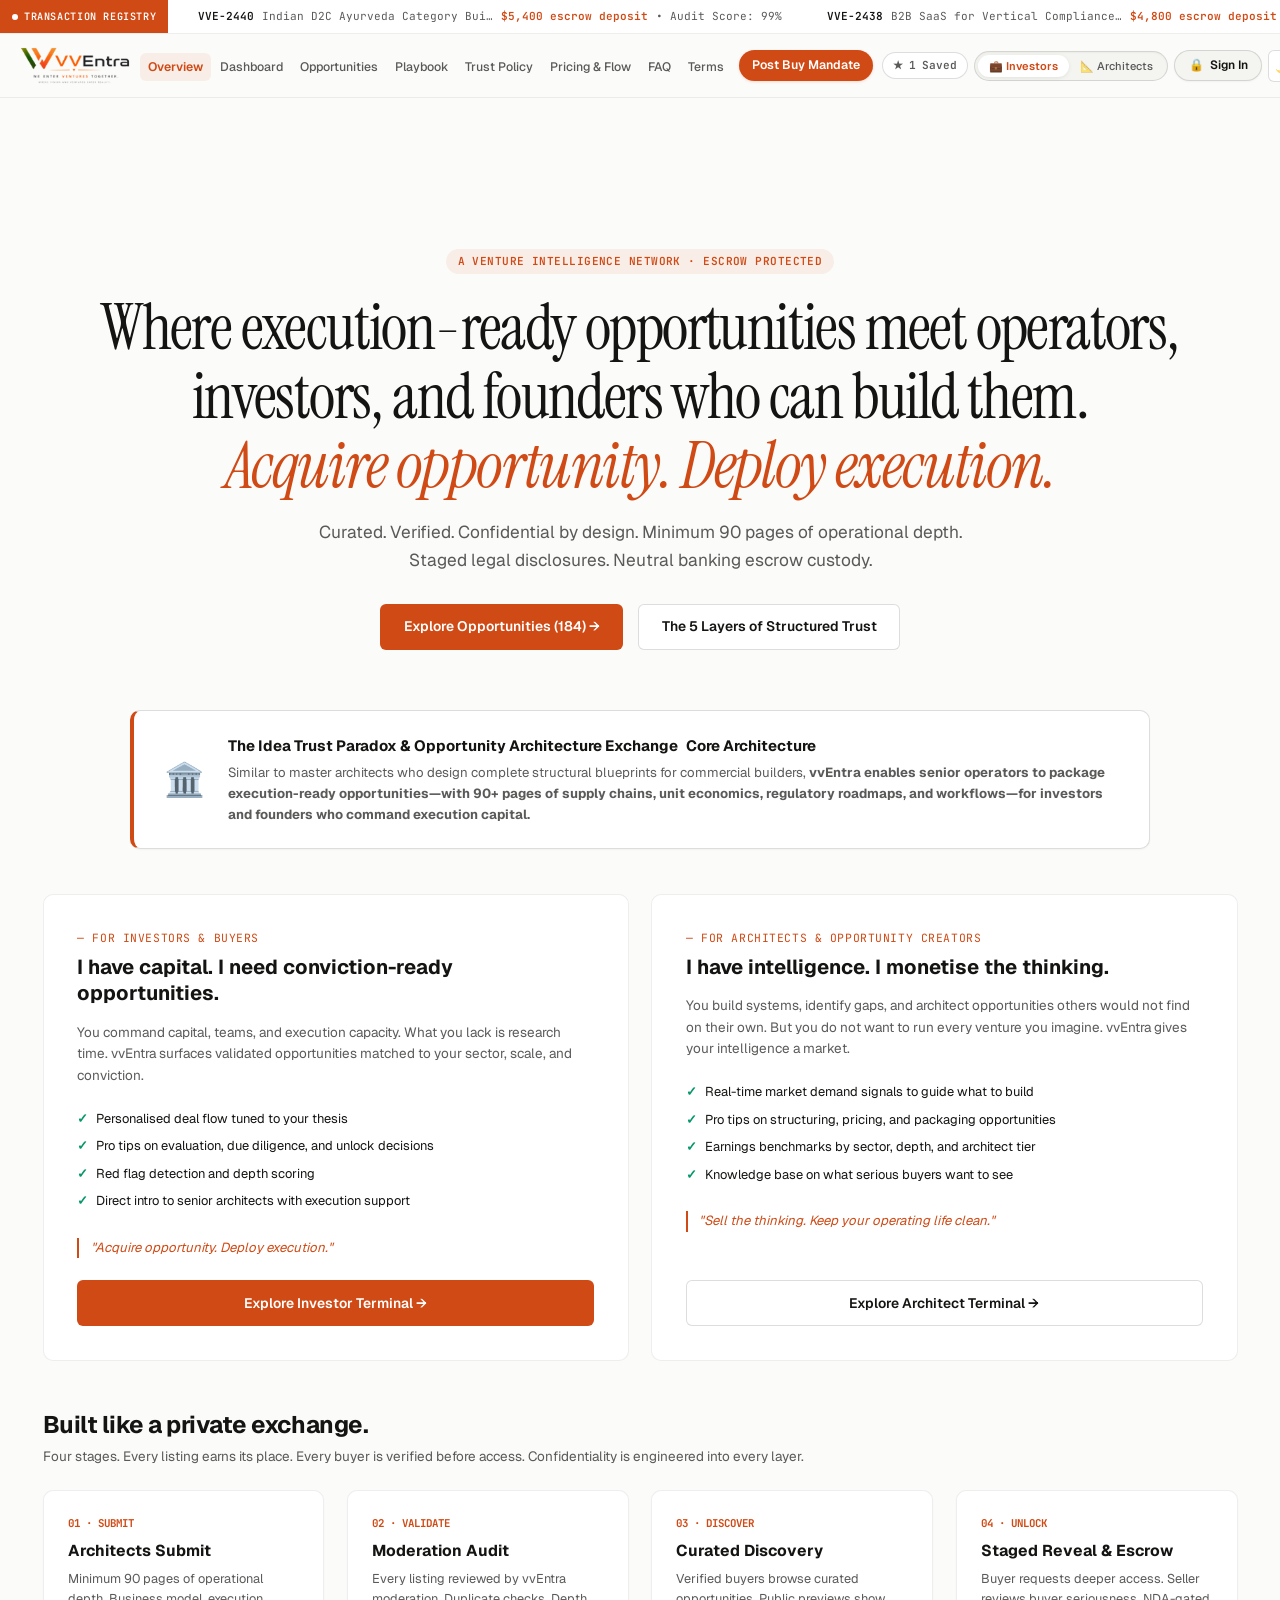
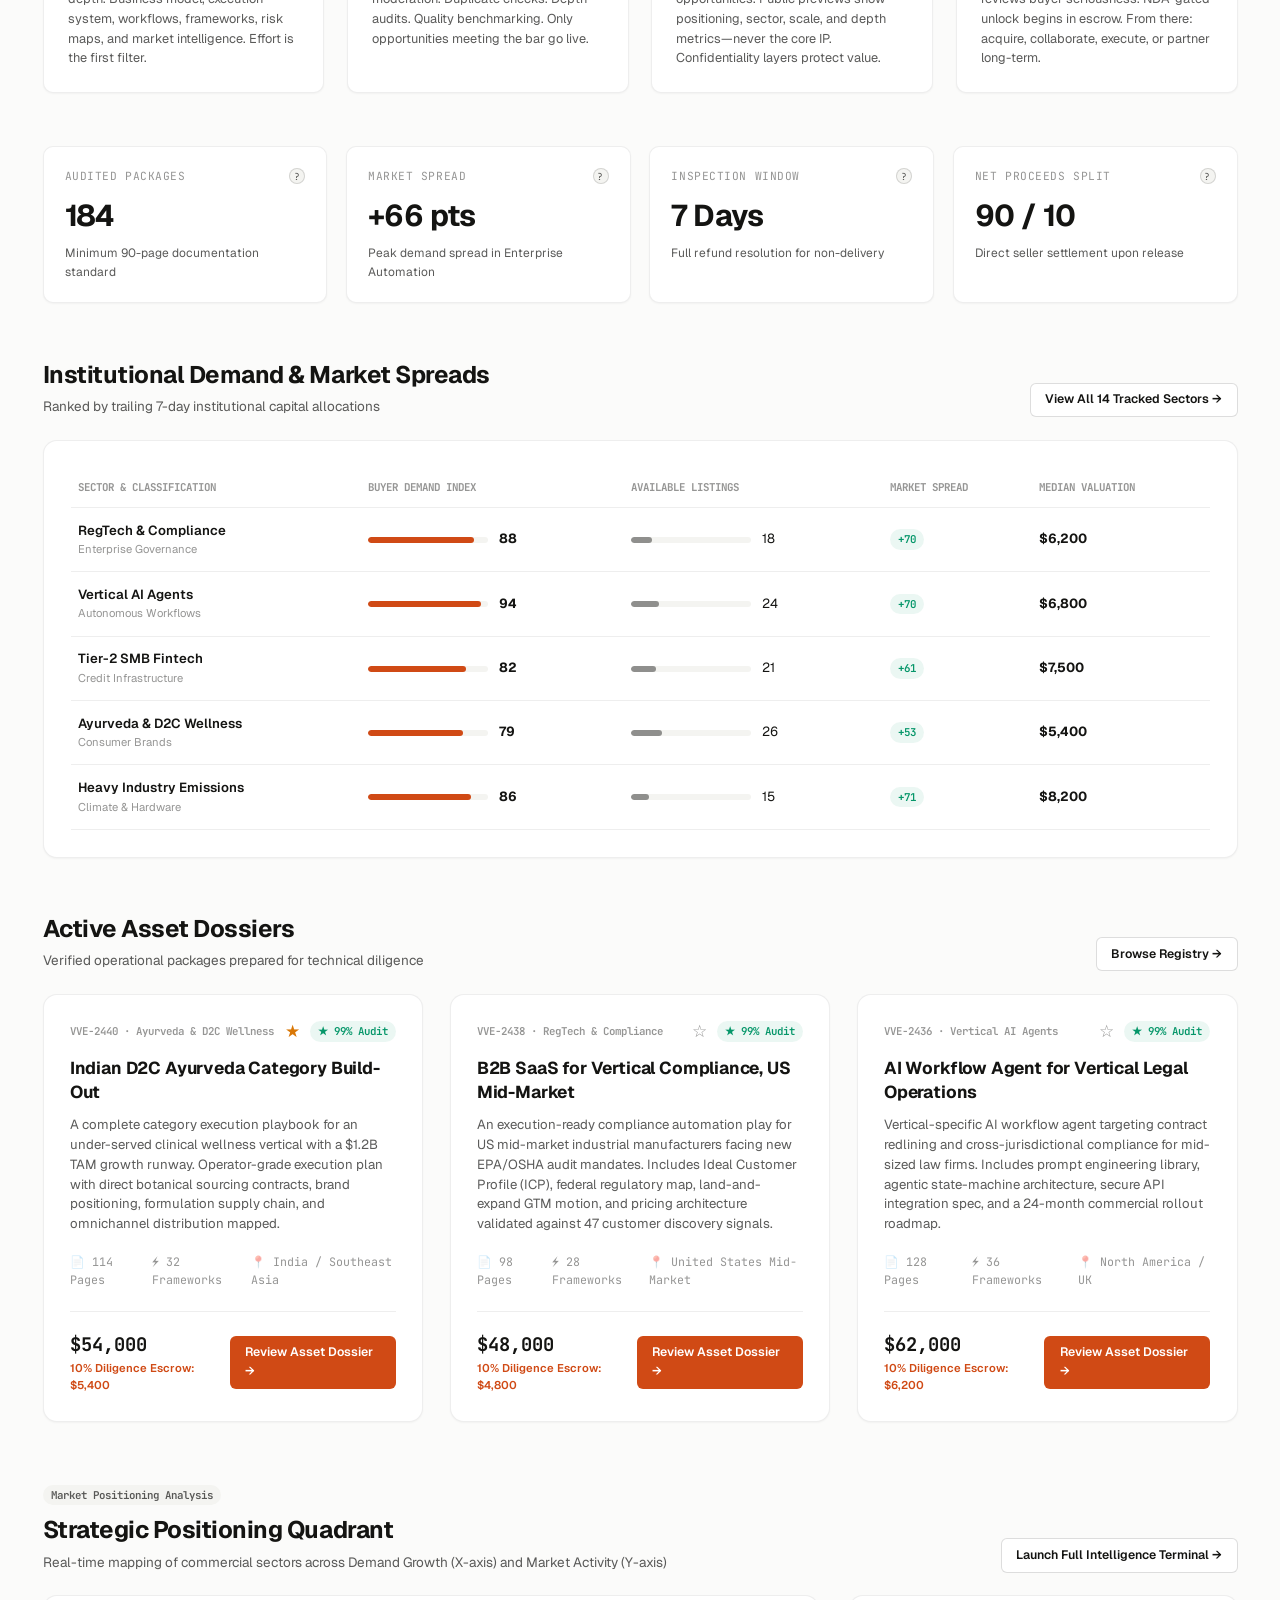
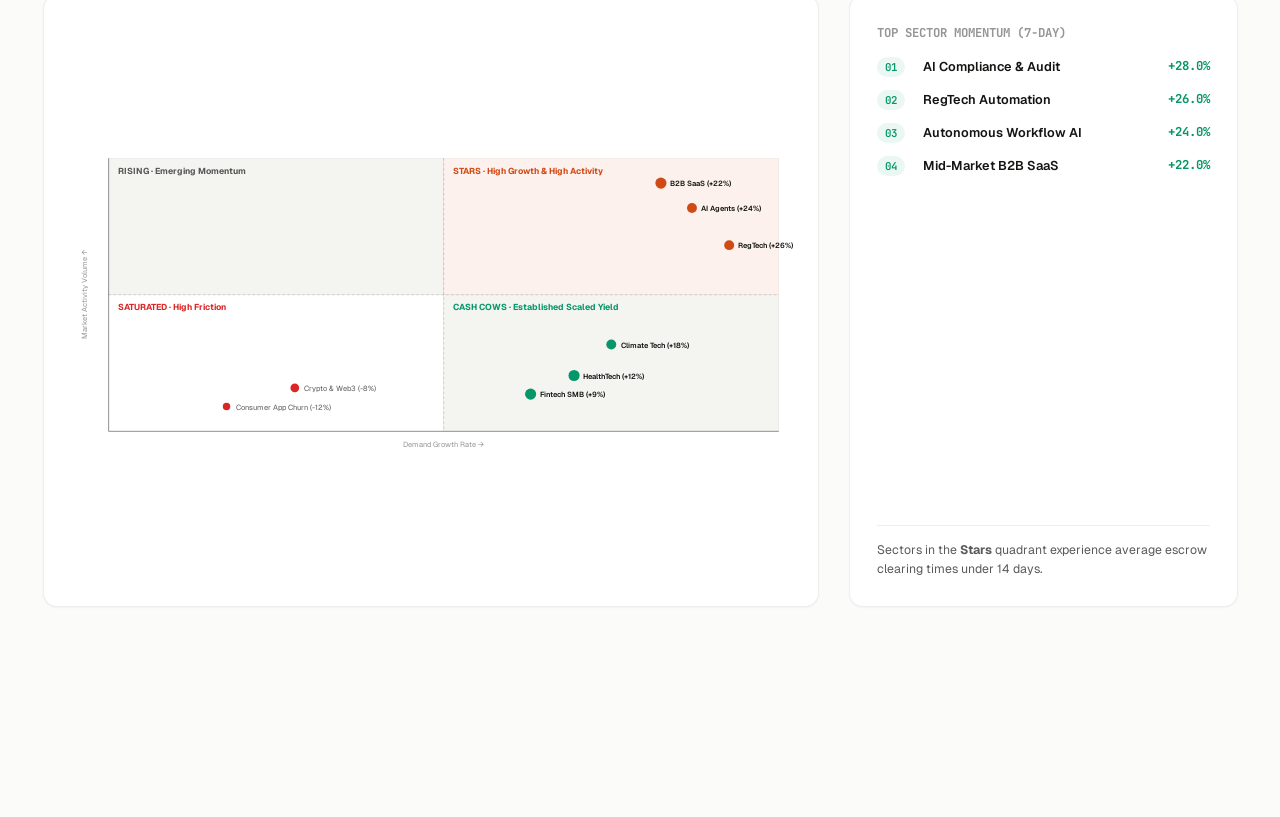
<file: index.html>
<!DOCTYPE html>
<html lang="en" data-theme="light" data-role="investor">
<head>
  <meta charset="UTF-8">
  <meta name="viewport" content="width=device-width, initial-scale=1.0">
  <title>vvEntra · Institutional Operational Asset Exchange</title>
  <link rel="preconnect" href="https://fonts.googleapis.com">
  <link href="https://fonts.googleapis.com/css2?family=Geist:wght@300;400;500;600;700&family=Instrument+Serif:ital@0;1&family=JetBrains+Mono:wght@400;500&display=swap" rel="stylesheet">
  <link rel="stylesheet" href="style.css">
</head>
<body>

  <!-- Top Transaction Ticker -->
  <aside class="c-ticker" aria-label="Transaction Registry Feed">
    <div class="c-ticker__label">
      <span class="c-ticker__indicator"></span>
      Transaction Registry
    </div>
    <div class="c-ticker__track-wrap">
      <div class="c-ticker__track" id="ticker-content">
        <!-- Dynamically populated from data.js -->
      </div>
    </div>
  </aside>

  <!-- Navigation Bar -->
  <header class="c-nav">
    <div class="c-nav__container">
      <a href="#overview" class="brand c-nav__brand" aria-label="vvEntra" title="vvEntra — We Enter Ventures Together">
        <img src="assets/logo.png" srcset="assets/logo.png 1x, assets/logo@2x.png 2x" alt="vvEntra — We Enter Ventures Together" class="c-nav__logo c-nav__logo--light" />
        <img src="assets/logo-dark-mode.png" srcset="assets/logo-dark-mode.png 1x, assets/logo-dark-mode@2x.png 2x" alt="vvEntra — We Enter Ventures Together" class="c-nav__logo c-nav__logo--dark" />
      </a>

      <nav>
        <ul class="c-nav__links">
          <li><a href="#overview" class="c-nav__link is-active">Overview</a></li>
          <li><a href="#dashboard" class="c-nav__link">Dashboard</a></li>
          <li><a href="#browse" class="c-nav__link">Opportunities</a></li>
          <li><a href="#playbook" class="c-nav__link">Playbook</a></li>
          <li><a href="#trust" class="c-nav__link">Trust Policy</a></li>
          <li><a href="#pricing" class="c-nav__link">Pricing & Flow</a></li>
          <li><a href="#faq" class="c-nav__link">FAQ</a></li>
          <li><a href="#terms" class="c-nav__link">Terms</a></li>
          <li><a href="#list" class="c-nav__cta" id="nav-link-list"><span id="nav-cta-text">Post Buy Mandate</span></a></li>
        </ul>
      </nav>

      <div class="c-nav__actions">
        <!-- Saved Shortlist Badge -->
        <a href="#browse" onclick="document.querySelector('[data-filter=saved]')?.click()" class="c-nav__status-pill c-nav__status-pill--saved" title="View your saved opportunity dossiers">
          <span>★</span> <span id="saved-count">1</span> Saved
        </a>

        <!-- Perspective Selector -->
        <div class="c-role-switch" title="Toggle perspective: Investor vs. Architect">
          <button type="button" class="c-role-switch__btn is-active" data-role="investor" title="Switch perspective to Institutional Investor / Buyer">💼 Investors</button>
          <button type="button" class="c-role-switch__btn" data-role="architect" title="Switch perspective to Systems Architect / Creator">📐 Architects</button>
        </div>

        <!-- Institutional Authentication Portal -->
        <div class="c-nav__auth-portal" id="nav-auth-portal">
          <a href="#auth" class="c-nav__auth-btn" id="nav-auth-btn">
            <span class="auth-icon">🔒</span>
            <span>Sign In</span>
          </a>
        </div>

        <!-- Theme Mode Toggle -->
        <button type="button" class="c-nav__icon-btn" id="theme-toggle-btn" title="Toggle Dark/Light Mode">🌙</button>
      </div>
    </div>
  </header>

  <!-- Main View Container -->
  <main class="l-main">

    <!-- ===================================================================
         VIEW 1: OVERVIEW (#overview)
         =================================================================== -->
    <section id="page-overview" class="c-view is-active">
      <div class="c-hero">
        <div class="c-hero__tag">A Venture Intelligence Network · Escrow Protected</div>
        <h1 class="c-hero__title" id="hero-main-title">
          Where execution-ready opportunities meet operators, investors, and founders who can build them.
        </h1>
        <p class="c-hero__subtitle" id="hero-main-sub">
          Curated. Verified. Confidential by design. Minimum 90 pages of operational depth. Staged legal disclosures. Neutral banking escrow custody.
        </p>
        <div class="c-hero__actions">
          <a href="#browse" class="c-btn c-btn--primary" id="hero-main-cta">Explore Opportunities (184) →</a>
          <a href="#trust" class="c-btn c-btn--secondary">The 5 Layers of Structured Trust</a>
        </div>
      </div>

      <!-- Institutional Clarity Explainer -->
      <div class="c-explainer-banner">
        <div class="c-explainer-banner__icon">🏛️</div>
        <div>
          <div class="c-explainer-banner__heading">
            <span>The Idea Trust Paradox & Opportunity Architecture Exchange</span>
            <span class="c-explainer-badge">Core Architecture</span>
          </div>
          <p class="c-explainer-banner__body">
            Similar to master architects who design complete structural blueprints for commercial builders, <strong>vvEntra enables senior operators to package execution-ready opportunities—with 90+ pages of supply chains, unit economics, regulatory roadmaps, and workflows—for investors and founders who command execution capital.</strong>
          </p>
        </div>
      </div>

      <!-- Two Sides Platform Banner -->
      <div class="c-two-sides-grid">
        <div class="c-side-card">
          <div>
            <div class="c-side-card__tag">— For investors & buyers</div>
            <h2 class="c-side-card__headline">I have capital. I need conviction-ready opportunities.</h2>
            <p class="c-side-card__body">
              You command capital, teams, and execution capacity. What you lack is research time. vvEntra surfaces validated opportunities matched to your sector, scale, and conviction.
            </p>
            <ul class="c-side-card__list">
              <li>Personalised deal flow tuned to your thesis</li>
              <li>Pro tips on evaluation, due diligence, and unlock decisions</li>
              <li>Red flag detection and depth scoring</li>
              <li>Direct intro to senior architects with execution support</li>
            </ul>
            <div class="c-side-card__quote">"Acquire opportunity. Deploy execution."</div>
          </div>
          <a href="#dashboard" onclick="window.vveSetPerspective('investor')" class="c-btn c-btn--primary">Explore Investor Terminal →</a>
        </div>

        <div class="c-side-card">
          <div>
            <div class="c-side-card__tag">— For architects & opportunity creators</div>
            <h2 class="c-side-card__headline">I have intelligence. I monetise the thinking.</h2>
            <p class="c-side-card__body">
              You build systems, identify gaps, and architect opportunities others would not find on their own. But you do not want to run every venture you imagine. vvEntra gives your intelligence a market.
            </p>
            <ul class="c-side-card__list">
              <li>Real-time market demand signals to guide what to build</li>
              <li>Pro tips on structuring, pricing, and packaging opportunities</li>
              <li>Earnings benchmarks by sector, depth, and architect tier</li>
              <li>Knowledge base on what serious buyers want to see</li>
            </ul>
            <div class="c-side-card__quote">"Sell the thinking. Keep your operating life clean."</div>
          </div>
          <a href="#dashboard" onclick="window.vveSetPerspective('architect')" class="c-btn c-btn--secondary">Explore Architect Terminal →</a>
        </div>
      </div>

      <!-- Four-Stage Private Exchange Process -->
      <div class="c-section-header" style="margin-top: 1.5rem;">
        <div>
          <h2 class="c-section-header__title">Built like a private exchange.</h2>
          <p class="c-section-header__sub">Four stages. Every listing earns its place. Every buyer is verified before access. Confidentiality is engineered into every layer.</p>
        </div>
      </div>

      <div class="c-workflow-grid" style="grid-template-columns: repeat(4, 1fr); margin-bottom: 3.5rem;">
        <div class="c-step-card">
          <div class="c-step-card__num">01 · Submit</div>
          <h3 class="c-step-card__title">Architects Submit</h3>
          <p class="c-step-card__desc">
            Minimum 90 pages of operational depth. Business model, execution system, workflows, frameworks, risk maps, and market intelligence. Effort is the first filter.
          </p>
        </div>
        <div class="c-step-card">
          <div class="c-step-card__num">02 · Validate</div>
          <h3 class="c-step-card__title">Moderation Audit</h3>
          <p class="c-step-card__desc">
            Every listing reviewed by vvEntra moderation. Duplicate checks. Depth audits. Quality benchmarking. Only opportunities meeting the bar go live.
          </p>
        </div>
        <div class="c-step-card">
          <div class="c-step-card__num">03 · Discover</div>
          <h3 class="c-step-card__title">Curated Discovery</h3>
          <p class="c-step-card__desc">
            Verified buyers browse curated opportunities. Public previews show positioning, sector, scale, and depth metrics—never the core IP. Confidentiality layers protect value.
          </p>
        </div>
        <div class="c-step-card">
          <div class="c-step-card__num">04 · Unlock</div>
          <h3 class="c-step-card__title">Staged Reveal & Escrow</h3>
          <p class="c-step-card__desc">
            Buyer requests deeper access. Seller reviews buyer seriousness. NDA-gated unlock begins in escrow. From there: acquire, collaborate, execute, or partner long-term.
          </p>
        </div>
      </div>


      <!-- Institutional Metrics Strip -->
      <div class="c-stats-grid">
        <div class="c-stat-card">
          <div class="c-stat-card__label">
            <span>Audited Packages</span>
            <span class="c-info-tip" data-tooltip="Every listing undergoes review for operational completeness, financial verification, and originality.">?</span>
          </div>
          <div class="c-stat-card__val">184</div>
          <div class="c-stat-card__sub">Minimum 90-page documentation standard</div>
        </div>
        <div class="c-stat-card">
          <div class="c-stat-card__label">
            <span>Market Spread</span>
            <span class="c-info-tip" data-tooltip="The spread between institutional buyer allocations and available vetted asset packages.">?</span>
          </div>
          <div class="c-stat-card__val">+66 pts</div>
          <div class="c-stat-card__sub">Peak demand spread in Enterprise Automation</div>
        </div>
        <div class="c-stat-card">
          <div class="c-stat-card__label">
            <span>Inspection Window</span>
            <span class="c-info-tip" data-tooltip="Funds remain in neutral banking custody during the inspection period before final release.">?</span>
          </div>
          <div class="c-stat-card__val">7 Days</div>
          <div class="c-stat-card__sub">Full refund resolution for non-delivery</div>
        </div>
        <div class="c-stat-card">
          <div class="c-stat-card__label">
            <span>Net Proceeds Split</span>
            <span class="c-info-tip" data-tooltip="Sellers receive 90% of transaction value. vvEntra retains 10% to fund compliance and escrow facilities.">?</span>
          </div>
          <div class="c-stat-card__val">90 / 10</div>
          <div class="c-stat-card__sub">Direct seller settlement upon release</div>
        </div>
      </div>

      <!-- Sector Transaction Preview -->
      <div class="c-section-header">
        <div>
          <h2 class="c-section-header__title">Institutional Demand & Market Spreads</h2>
          <p class="c-section-header__sub">Ranked by trailing 7-day institutional capital allocations</p>
        </div>
        <a href="#dashboard" class="c-btn c-btn--secondary c-btn--sm">View All 14 Tracked Sectors →</a>
      </div>

      <div class="c-card" style="margin-bottom: 3.5rem;">
        <table class="c-table">
          <thead>
            <tr>
              <th>Sector & Classification</th>
              <th>Buyer Demand Index</th>
              <th>Available Listings</th>
              <th>Market Spread</th>
              <th>Median Valuation</th>
            </tr>
          </thead>
          <tbody id="overview-arbitrage-body">
            <!-- Populated via JavaScript -->
          </tbody>
        </table>
      </div>

      <!-- Featured Assets Section -->
      <div class="c-section-header">
        <div>
          <h2 class="c-section-header__title">Active Asset Dossiers</h2>
          <p class="c-section-header__sub">Verified operational packages prepared for technical diligence</p>
        </div>
        <a href="#browse" class="c-btn c-btn--secondary c-btn--sm">Browse Registry →</a>
      </div>

      <div class="c-asset-grid" id="overview-opps-grid">
        <!-- Populated via JavaScript -->
      </div>

      <!-- Strategic Positioning Quadrant (2x2 Matrix) -->
      <div class="c-quadrant-container" style="margin-top: 3.5rem;">
        <div class="c-section-header">
          <div>
            <div class="c-badge c-badge--neutral" style="margin-bottom: 0.4rem;">Market Positioning Analysis</div>
            <h2 class="c-section-header__title">Strategic Positioning Quadrant</h2>
            <p class="c-section-header__sub">Real-time mapping of commercial sectors across Demand Growth (X-axis) and Market Activity (Y-axis)</p>
          </div>
          <a href="#dashboard" class="c-btn c-btn--secondary c-btn--sm">Launch Full Intelligence Terminal →</a>
        </div>

        <div class="l-dashboard-split">
          <div class="c-card" style="padding: 1rem; overflow-x: auto;">
            <svg class="c-quad-svg" viewBox="0 0 1200 540" preserveAspectRatio="xMidYMid meet" style="width: 100%; height: auto; min-width: 600px;">
              <rect x="80" y="40" width="540" height="220" fill="var(--color-bg-alt)" stroke="var(--color-border-subtle)"/>
              <rect x="620" y="40" width="540" height="220" fill="var(--color-brand-subtle)" stroke="var(--color-border-subtle)"/>
              <rect x="80" y="260" width="540" height="220" fill="var(--color-bg-surface)" stroke="var(--color-border-subtle)"/>
              <rect x="620" y="260" width="540" height="220" fill="var(--color-bg-alt)" stroke="var(--color-border-subtle)"/>
              <line x1="620" y1="40" x2="620" y2="480" stroke="var(--color-border-default)" stroke-width="1.5" stroke-dasharray="4"/>
              <line x1="80" y1="260" x2="1160" y2="260" stroke="var(--color-border-default)" stroke-width="1.5" stroke-dasharray="4"/>
              
              <text x="635" y="65" font-weight="700" font-size="14" fill="var(--color-brand-primary)">STARS · High Growth & High Activity</text>
              <text x="95" y="65" font-weight="700" font-size="14" fill="var(--color-text-muted)">RISING · Emerging Momentum</text>
              <text x="635" y="285" font-weight="700" font-size="14" fill="var(--color-success)">CASH COWS · Established Scaled Yield</text>
              <text x="95" y="285" font-weight="700" font-size="14" fill="#DC2626">SATURATED · High Friction</text>
              
              <line x1="80" y1="480" x2="1160" y2="480" stroke="var(--color-text-muted)" stroke-width="1"/>
              <line x1="80" y1="40" x2="80" y2="480" stroke="var(--color-text-muted)" stroke-width="1"/>
              <text x="620" y="505" text-anchor="middle" font-size="12" fill="var(--color-text-faint)" font-family="var(--font-family-mono)">Demand Growth Rate →</text>
              <text x="45" y="260" text-anchor="middle" font-size="12" fill="var(--color-text-faint)" font-family="var(--font-family-mono)" transform="rotate(-90 45 260)">Market Activity Volume ↑</text>

              <!-- Star Nodes -->
              <circle cx="1020" cy="120" r="8" fill="var(--color-brand-primary)"/>
              <text x="1035" y="125" font-size="12" font-weight="600" fill="var(--color-text-main)">AI Agents (+24%)</text>
              <circle cx="970" cy="80" r="9" fill="var(--color-brand-primary)"/>
              <text x="985" y="85" font-size="12" font-weight="600" fill="var(--color-text-main)">B2B SaaS (+22%)</text>
              <circle cx="1080" cy="180" r="8" fill="var(--color-brand-primary)"/>
              <text x="1095" y="185" font-size="12" font-weight="600" fill="var(--color-text-main)">RegTech (+26%)</text>

              <!-- Cash Cows Nodes -->
              <circle cx="890" cy="340" r="8" fill="var(--color-success)"/>
              <text x="905" y="345" font-size="12" font-weight="600" fill="var(--color-text-main)">Climate Tech (+18%)</text>
              <circle cx="830" cy="390" r="9" fill="var(--color-success)"/>
              <text x="845" y="395" font-size="12" font-weight="600" fill="var(--color-text-main)">HealthTech (+12%)</text>
              <circle cx="760" cy="420" r="9" fill="var(--color-success)"/>
              <text x="775" y="425" font-size="12" font-weight="600" fill="var(--color-text-main)">Fintech SMB (+9%)</text>

              <!-- Saturated Nodes -->
              <circle cx="380" cy="410" r="7" fill="#DC2626"/>
              <text x="395" y="415" font-size="12" fill="var(--color-text-muted)">Crypto & Web3 (-8%)</text>
              <circle cx="270" cy="440" r="6" fill="#DC2626"/>
              <text x="285" y="445" font-size="12" fill="var(--color-text-muted)">Consumer App Churn (-12%)</text>
            </svg>
          </div>

          <!-- Top Gainers & Insights Sidebar -->
          <div class="c-card" style="display: flex; flex-direction: column; justify-content: space-between;">
            <div>
              <h4 style="font-size: 0.82rem; font-family: var(--font-family-mono); text-transform: uppercase; color: var(--color-text-faint); margin-bottom: 1rem;">Top Sector Momentum (7-Day)</h4>
              <div class="c-feed" style="margin: 0;">
                <div class="c-feed-item">
                  <span class="c-badge c-badge--success" style="font-family: var(--font-family-mono);">01</span>
                  <div style="flex: 1; margin: 0 0.5rem; font-size: 0.85rem; font-weight: 600;">AI Compliance & Audit</div>
                  <strong style="color: var(--color-success); font-family: var(--font-family-mono);">+28.0%</strong>
                </div>
                <div class="c-feed-item">
                  <span class="c-badge c-badge--success" style="font-family: var(--font-family-mono);">02</span>
                  <div style="flex: 1; margin: 0 0.5rem; font-size: 0.85rem; font-weight: 600;">RegTech Automation</div>
                  <strong style="color: var(--color-success); font-family: var(--font-family-mono);">+26.0%</strong>
                </div>
                <div class="c-feed-item">
                  <span class="c-badge c-badge--success" style="font-family: var(--font-family-mono);">03</span>
                  <div style="flex: 1; margin: 0 0.5rem; font-size: 0.85rem; font-weight: 600;">Autonomous Workflow AI</div>
                  <strong style="color: var(--color-success); font-family: var(--font-family-mono);">+24.0%</strong>
                </div>
                <div class="c-feed-item">
                  <span class="c-badge c-badge--success" style="font-family: var(--font-family-mono);">04</span>
                  <div style="flex: 1; margin: 0 0.5rem; font-size: 0.85rem; font-weight: 600;">Mid-Market B2B SaaS</div>
                  <strong style="color: var(--color-success); font-family: var(--font-family-mono);">+22.0%</strong>
                </div>
              </div>
            </div>
            <div style="padding-top: 1rem; border-top: 1px solid var(--color-border-subtle); font-size: 0.82rem; color: var(--color-text-muted);">
              Sectors in the <strong>Stars</strong> quadrant experience average escrow clearing times under 14 days.
            </div>
          </div>
        </div>
      </div>
    </section>

    <!-- ===================================================================
         VIEW 2: SECTOR ARBITRAGE MATRIX (#dashboard)
         =================================================================== -->
    <section id="page-dashboard" class="c-view">
      <div class="c-section-header">
        <div>
          <h1 class="c-section-header__title">Venture Intelligence Terminal</h1>
          <p class="c-section-header__sub">Real-time deal flow, sector liquidity telemetry, and predictive buyer-seller demand gap analysis</p>
        </div>
      </div>

      <!-- 6 KPI Telemetry Strip (Website-Native Telemetry) -->
      <div class="c-stats-grid" id="dash-kpi-grid" style="margin-bottom: 2.5rem;">
        <div class="c-stat-card">
          <div class="c-stat-card__label">● Live Blueprints</div>
          <div class="c-stat-card__val" id="dash-kpi-1">184</div>
          <div style="font-size: 0.76rem; color: var(--color-success); font-weight: 600; margin-top: 4px;">Min 90p Audited Depth</div>
        </div>
        <div class="c-stat-card">
          <div class="c-stat-card__label">● Active Buyer Searches</div>
          <div class="c-stat-card__val" id="dash-kpi-2">87</div>
          <div style="font-size: 0.76rem; color: var(--color-success); font-weight: 600; margin-top: 4px;">Active on Exchange</div>
        </div>
        <div class="c-stat-card">
          <div class="c-stat-card__label">New Buy Mandates</div>
          <div class="c-stat-card__val" id="dash-kpi-3">42</div>
          <div style="font-size: 0.76rem; color: var(--color-success); font-weight: 600; margin-top: 4px;">Accredited PE / Studios</div>
        </div>
        <div class="c-stat-card">
          <div class="c-stat-card__label">Committed Buyer Capital</div>
          <div class="c-stat-card__val" id="dash-kpi-4">$4,850,000</div>
          <div style="font-size: 0.76rem; color: var(--color-brand-primary); font-weight: 600; margin-top: 4px;">In Active Buy-Boxes</div>
        </div>
        <div class="c-stat-card">
          <div class="c-stat-card__label">Active Diligence Escrow</div>
          <div class="c-stat-card__val" id="dash-kpi-5">$1,420,000</div>
          <div style="font-size: 0.76rem; color: var(--color-success); font-weight: 600; margin-top: 4px;">In 7-Day Neutral Custody</div>
        </div>
        <div class="c-stat-card">
          <div class="c-stat-card__label">Settled Transactions</div>
          <div class="c-stat-card__val" id="dash-kpi-6">37</div>
          <div style="font-size: 0.76rem; color: var(--color-success); font-weight: 600; margin-top: 4px;">100% Escrow Cleared</div>
        </div>
      </div>

      <!-- 4-QUADRANT MARKET OPPORTUNITY MATRIX (Arbitrage Gap Positioning) -->
      <div class="c-quadrant-container" id="dashboard-quadrant-section" style="margin-bottom: 3.5rem;">
        <div class="c-section-header" style="margin-bottom: 1.25rem;">
          <div>
            <div style="display: flex; align-items: center; gap: 0.6rem; margin-bottom: 0.4rem;">
              <span class="c-badge c-badge--neutral">Market Positioning Intelligence</span>
              <span class="c-badge c-badge--success" id="matrix-api-badge">● Live Exchange Telemetry (14 Sectors)</span>
            </div>
            <h2 class="c-section-header__title">Strategic Opportunity Quadrant (Arbitrage Gap Analysis)</h2>
            <p class="c-section-header__sub">
              Dynamic scatter mapping of commercial sectors across <strong>Operator Supply Scarcity (X-Axis)</strong> vs. <strong>Institutional Buyer Demand (Y-Axis)</strong>.
              Top-Left Quadrant represents maximum clearing velocity, highest unlock valuations, and seller pricing power.
            </p>
          </div>
          <div style="display: flex; gap: 0.5rem; flex-wrap: wrap; align-items: center;">
            <button type="button" class="c-btn c-btn--secondary c-btn--sm" id="btn-open-api-modal">
              ⚡ Telemetry Settings
            </button>
            <button type="button" class="c-btn c-btn--outline c-btn--sm" id="btn-sim-ticks">
              ▶ Stream Live Ticks
            </button>
          </div>
        </div>

        <!-- Filter Bar -->
        <div class="c-matrix-toolbar" style="display: flex; justify-content: space-between; align-items: center; gap: 1rem; margin-bottom: 1.2rem; flex-wrap: wrap;">
          <div style="display: flex; gap: 0.4rem; flex-wrap: wrap;" id="matrix-filter-group">
            <button type="button" class="c-filter-chip is-active" data-quad-filter="all">All 14 Sectors</button>
            <button type="button" class="c-filter-chip" data-quad-filter="surge">⚡ Arbitrage Surge (Max Gap)</button>
            <button type="button" class="c-filter-chip" data-quad-filter="star">★ Institutional Stars</button>
            <button type="button" class="c-filter-chip" data-quad-filter="cash_cow">💰 High Liquidity Yield</button>
            <button type="button" class="c-filter-chip" data-quad-filter="niche">🌱 Emerging Niches</button>
          </div>
          <div style="position: relative; min-width: 240px;">
            <input type="text" id="matrix-sector-search" placeholder="Search sector node..." class="c-matrix-search-input" />
          </div>
        </div>

        <!-- Expansive Matrix Split View: Large Graph + Inspector Sidebar -->
        <div class="l-quadrant-layout">
          <div class="c-quadrant-chart-card">
            <!-- Expansive Interactive SVG Plot -->
            <div id="quadrant-chart-wrapper" class="c-quadrant-chart-wrapper">
              <svg id="quadrant-matrix-svg" viewBox="0 0 1150 640" preserveAspectRatio="xMidYMid meet" class="c-quad-svg">
                <!-- Populated via JavaScript dynamically -->
              </svg>

              <!-- Floating Node Tooltip Card -->
              <div id="quadrant-tooltip" class="c-quad-tooltip" style="display: none;"></div>
            </div>

            <!-- Quadrant Summary Legend Strip -->
            <div class="c-quad-legend" style="display: grid; grid-template-columns: repeat(auto-fit, minmax(220px, 1fr)); gap: 0.75rem; margin-top: 1.25rem; padding-top: 1rem; border-top: 1px solid var(--color-border-subtle); font-size: 0.78rem;">
              <div style="display: flex; align-items: flex-start; gap: 8px;">
                <span style="width: 14px; height: 14px; border-radius: 50%; background: #D04A15; margin-top: 2px; flex-shrink: 0;"></span>
                <div>
                  <strong>Arbitrage Surge (Top-Left)</strong>
                  <div style="color: var(--color-text-muted); font-size: 0.72rem;">Demand 75-100 · Supply &lt;20 · Max Seller Pricing Leverage</div>
                </div>
              </div>
              <div style="display: flex; align-items: flex-start; gap: 8px;">
                <span style="width: 14px; height: 14px; border-radius: 50%; background: #059669; margin-top: 2px; flex-shrink: 0;"></span>
                <div>
                  <strong>Institutional Stars (Top-Right)</strong>
                  <div style="color: var(--color-text-muted); font-size: 0.72rem;">Demand 75-100 · Supply 20+ · Scaled Transaction Velocity</div>
                </div>
              </div>
              <div style="display: flex; align-items: flex-start; gap: 8px;">
                <span style="width: 14px; height: 14px; border-radius: 50%; background: #2563EB; margin-top: 2px; flex-shrink: 0;"></span>
                <div>
                  <strong>Emerging Niches (Bottom-Left)</strong>
                  <div style="color: var(--color-text-muted); font-size: 0.72rem;">Demand &lt;75 · Supply &lt;20 · Uncontested Territory</div>
                </div>
              </div>
              <div style="display: flex; align-items: flex-start; gap: 8px;">
                <span style="width: 14px; height: 14px; border-radius: 50%; background: #6B7280; margin-top: 2px; flex-shrink: 0;"></span>
                <div>
                  <strong>High Competition (Bottom-Right)</strong>
                  <div style="color: var(--color-text-muted); font-size: 0.72rem;">Demand &lt;75 · Supply 25+ · Buyer Price Leverage</div>
                </div>
              </div>
            </div>
          </div>

          <!-- Dynamic Sidebar: Selected Sector Deep-Dive & Arbitrage Ranking -->
          <div class="c-quad-inspector-card" id="quadrant-sidebar-panel">
            <!-- Populated via JavaScript on load and node click -->
          </div>
        </div>
      </div>

      <!-- Core Matrix & Signal -->
      <div class="l-dashboard-split" style="margin-bottom: 3rem;">
        <div class="c-card">
          <h3 style="font-size: 1.05rem; font-weight: 700; margin-bottom: 1rem;">Sector Opportunity Matrix</h3>
          <table class="c-table">
            <thead>
              <tr>
                <th>Sector Tracked</th>
                <th>Demand Index</th>
                <th>Active Listings</th>
                <th>Market Spread</th>
                <th>7-Day Velocity</th>
                <th>Median Value</th>
              </tr>
            </thead>
            <tbody id="dashboard-matrix-body">
              <!-- Populated via JavaScript -->
            </tbody>
          </table>
        </div>

        <div class="c-card" style="display: flex; flex-direction: column; justify-content: space-between;">
          <div>
            <div class="c-badge c-badge--success" id="dash-signal-badge" style="margin-bottom: 0.75rem;">Mandate Match · Priority</div>
            <h3 style="font-size: 1.25rem; font-weight: 700; margin-bottom: 0.5rem;" id="dash-signal-title">Enterprise Software & E-Com</h3>
            <p style="font-size: 0.9rem; color: var(--color-text-muted); line-height: 1.6; margin-bottom: 1.5rem;" id="dash-signal-text">
              Asset VVE-2440 matches standard private equity search criteria. Operations package includes verified Shopify Plus & ERP integration specifications with audited financial returns.
            </p>
            <a href="#listing?id=VVE-2440" class="c-btn c-btn--primary c-btn--full" id="dash-signal-btn">Inspect Asset Specifications →</a>
          </div>

          <div style="margin-top: 2rem; border-top: 1px solid var(--color-border-subtle); padding-top: 1.2rem;">
            <h4 style="font-size: 0.75rem; font-family: var(--font-family-mono); color: var(--color-text-faint); text-transform: uppercase; margin-bottom: 0.8rem;">Recent Transaction Activity</h4>
            <div id="dashboard-recent-feed">
              <div class="c-feed-item">
                <div class="c-feed-dot"></div>
                <div><strong>VVE-2440</strong> diligence deposit placed by Private Search Fund ($2,800 escrow committed)</div>
              </div>
              <div class="c-feed-item">
                <div class="c-feed-dot"></div>
                <div><strong>VVE-2436</strong> Technical review completed; milestone schedule authorized</div>
              </div>
              <div class="c-feed-item">
                <div class="c-feed-dot"></div>
                <div><strong>VVE-2438</strong> Mutual NDA executed; Virtual Data Room access granted</div>
              </div>
            </div>
          </div>
        </div>
      </div>

      <!-- SECTION 01: 30-Day Demand vs Supply Area Chart & Live Deal Feed -->
      <div class="c-section-header" style="margin-bottom: 1.2rem;">
        <div>
          <h2 class="c-section-header__title">Buyer Demand vs. Architect Supply</h2>
          <p class="c-section-header__sub">30-day liquidity trajectory across qualified acquisition mandates vs. verified commercial submissions</p>
        </div>
      </div>

      <div class="l-dashboard-split" style="margin-bottom: 3rem;">
        <div class="c-card" style="padding: 1.5rem;">
          <div style="display: flex; justify-content: space-between; align-items: center; margin-bottom: 1rem;">
            <h3 style="font-size: 1rem; font-weight: 700;">30-Day Liquidity Trajectory</h3>
            <div style="display: flex; gap: 0.4rem;">
              <button type="button" class="c-filter-chip is-active" id="chart-toggle-both">Aggregate</button>
              <button type="button" class="c-filter-chip" id="chart-toggle-demand">Buyer Demand</button>
              <button type="button" class="c-filter-chip" id="chart-toggle-supply">Supply</button>
            </div>
          </div>

          <div style="position: relative; width: 100%; height: 260px;">
            <svg id="demand-svg" viewBox="0 0 600 260" preserveAspectRatio="none" style="width: 100%; height: 100%;">
              <line x1="0" y1="50" x2="600" y2="50" stroke="var(--color-border-subtle)" stroke-dasharray="4"/>
              <line x1="0" y1="100" x2="600" y2="100" stroke="var(--color-border-subtle)" stroke-dasharray="4"/>
              <line x1="0" y1="150" x2="600" y2="150" stroke="var(--color-border-subtle)" stroke-dasharray="4"/>
              <line x1="0" y1="200" x2="600" y2="200" stroke="var(--color-border-subtle)" stroke-dasharray="4"/>
              <text x="10" y="45" font-size="11" fill="var(--color-text-faint)" font-family="var(--font-family-mono)">High Demand</text>
              <text x="10" y="220" font-size="11" fill="var(--color-text-faint)" font-family="var(--font-family-mono)">Baseline</text>

              <!-- Supply Path -->
              <path id="supply-area" fill="rgba(59, 130, 246, 0.12)" d="M0,180 Q150,160 300,140 T600,110 L600,260 L0,260 Z"/>
              <path id="supply-line" fill="none" stroke="#3B82F6" stroke-width="2.5" d="M0,180 Q150,160 300,140 T600,110"/>

              <!-- Demand Path -->
              <path id="demand-area" fill="rgba(226, 87, 27, 0.18)" d="M0,140 Q150,110 300,80 T600,40 L600,260 L0,260 Z"/>
              <path id="demand-line" fill="none" stroke="var(--color-brand-primary)" stroke-width="3" d="M0,140 Q150,110 300,80 T600,40"/>
            </svg>
          </div>

          <div style="display: flex; justify-content: space-between; align-items: center; margin-top: 1rem; padding-top: 0.75rem; border-top: 1px solid var(--color-border-subtle); font-size: 0.8rem; font-family: var(--font-family-mono);">
            <div style="display: flex; gap: 1.25rem;">
              <span style="display: flex; align-items: center; gap: 6px;"><span style="width: 10px; height: 10px; border-radius: 50%; background: var(--color-brand-primary); display: inline-block;"></span> Buyer Demand</span>
              <span style="display: flex; align-items: center; gap: 6px;"><span style="width: 10px; height: 10px; border-radius: 50%; background: #3B82F6; display: inline-block;"></span> Operator Supply</span>
            </div>
            <span style="color: var(--color-brand-primary); font-weight: 700;">Net Demand Gap: +34% Premium</span>
          </div>
        </div>

        <!-- Live Deal Stream -->
        <div class="c-card" style="padding: 1.5rem;">
          <h3 style="font-size: 1rem; font-weight: 700; margin-bottom: 0.5rem;">Streaming Deal Flow</h3>
          <p style="font-size: 0.82rem; color: var(--color-text-muted); margin-bottom: 1.2rem;">Live transaction milestones broadcast across verified participants</p>

          <div class="c-feed" id="streaming-deal-flow-list">
            <div class="c-feed-item">
              <span class="c-badge c-badge--neutral" style="font-family: var(--font-family-mono);">VVE-2440</span>
              <div style="flex: 1; margin: 0 0.5rem;">
                <div style="font-weight: 600; font-size: 0.85rem;">Inventory QA Automation</div>
                <div style="font-size: 0.74rem; color: var(--color-text-muted);">114p · 18 Frameworks · Senior Operator</div>
              </div>
              <strong style="font-family: var(--font-family-mono); color: var(--color-brand-primary);">$28,000</strong>
            </div>

            <div class="c-feed-item">
              <span class="c-badge c-badge--neutral" style="font-family: var(--font-family-mono);">VVE-2436</span>
              <div style="flex: 1; margin: 0 0.5rem;">
                <div style="font-weight: 600; font-size: 0.85rem;">Manufacturing Telemetry QA</div>
                <div style="font-size: 0.74rem; color: var(--color-text-muted);">132p · 22 Frameworks · Industrial AI</div>
              </div>
              <strong style="font-family: var(--font-family-mono); color: var(--color-brand-primary);">$32,000</strong>
            </div>

            <div class="c-feed-item">
              <span class="c-badge c-badge--neutral" style="font-family: var(--font-family-mono);">VVE-2434</span>
              <div style="flex: 1; margin: 0 0.5rem;">
                <div style="font-weight: 600; font-size: 0.85rem;">Cash-Flow Underwriting Engine</div>
                <div style="font-size: 0.74rem; color: var(--color-text-muted);">104p · 16 Frameworks · Fintech SMB</div>
              </div>
              <strong style="font-family: var(--font-family-mono); color: var(--color-brand-primary);">$24,000</strong>
            </div>

            <div class="c-feed-item">
              <span class="c-badge c-badge--neutral" style="font-family: var(--font-family-mono);">VVE-2438</span>
              <div style="flex: 1; margin: 0 0.5rem;">
                <div style="font-weight: 600; font-size: 0.85rem;">Botanical Extraction Framework</div>
                <div style="font-size: 0.74rem; color: var(--color-text-muted);">98p · 14 Frameworks · HealthTech</div>
              </div>
              <strong style="font-family: var(--font-family-mono); color: var(--color-brand-primary);">$18,500</strong>
            </div>
          </div>
        </div>
      </div>

      <!-- SECTION 02: Sector Demand Radar & Opportunity Gaps -->
      <div class="c-section-header" style="margin-bottom: 1.2rem;">
        <div>
          <h2 class="c-section-header__title">Sector Demand Radar & Opportunity Gaps</h2>
          <p class="c-section-header__sub">Multi-axis category balance comparing buyer demand intensity against vetted inventory</p>
        </div>
      </div>

      <div class="l-dashboard-split" style="margin-bottom: 3rem;">
        <!-- Sector Demand Radar (Spider Chart) -->
        <div class="c-card" style="padding: 1.5rem; text-align: center;">
          <h3 style="font-size: 1rem; font-weight: 700; margin-bottom: 0.5rem; text-align: left;">Sector Demand Radar</h3>
          <p style="font-size: 0.82rem; color: var(--color-text-muted); margin-bottom: 1rem; text-align: left;">Weekly multi-vector analysis across 8 high-velocity categories</p>
          
          <div style="max-width: 440px; margin: 0 auto;">
            <svg viewBox="0 0 460 380" preserveAspectRatio="xMidYMid meet" style="width: 100%; height: auto;">
              <!-- Grid Circles -->
              <circle cx="230" cy="190" r="40" fill="none" stroke="var(--color-border-subtle)" stroke-width="1"/>
              <circle cx="230" cy="190" r="80" fill="none" stroke="var(--color-border-subtle)" stroke-width="1"/>
              <circle cx="230" cy="190" r="120" fill="none" stroke="var(--color-border-subtle)" stroke-width="1"/>
              <circle cx="230" cy="190" r="160" fill="none" stroke="var(--color-border-default)" stroke-width="1"/>
              <!-- Axes -->
              <line x1="230" y1="30" x2="230" y2="350" stroke="var(--color-border-subtle)"/>
              <line x1="70" y1="190" x2="390" y2="190" stroke="var(--color-border-subtle)"/>
              <line x1="116" y1="76" x2="344" y2="304" stroke="var(--color-border-subtle)"/>
              <line x1="344" y1="76" x2="116" y2="304" stroke="var(--color-border-subtle)"/>
              
              <!-- Supply Polygon (Blue) -->
              <polygon points="230,90 320,140 295,220 200,260 130,225 145,160 175,110 250,80" fill="rgba(59, 130, 246, 0.15)" stroke="#3B82F6" stroke-width="2"/>
              <!-- Demand Polygon (Brand Primary) -->
              <polygon points="230,50 348,120 330,235 245,310 110,275 85,160 130,80 250,55" fill="rgba(226, 87, 27, 0.22)" stroke="var(--color-brand-primary)" stroke-width="2.5"/>

              <!-- Axis Labels -->
              <text x="230" y="22" font-size="11" font-weight="600" fill="var(--color-text-main)" text-anchor="middle">AI Compliance (+28%)</text>
              <text x="395" y="125" font-size="11" font-weight="600" fill="var(--color-text-main)" text-anchor="start">RegTech (+26%)</text>
              <text x="400" y="240" font-size="11" font-weight="600" fill="var(--color-text-main)" text-anchor="start">Fintech SMB (+9%)</text>
              <text x="245" y="365" font-size="11" font-weight="600" fill="var(--color-text-main)" text-anchor="middle">HealthTech (+12%)</text>
              <text x="55" y="295" font-size="11" font-weight="600" fill="var(--color-text-main)" text-anchor="end">Climate (+18%)</text>
              <text x="30" y="165" font-size="11" font-weight="600" fill="var(--color-text-main)" text-anchor="end">B2B SaaS (+22%)</text>
              <text x="75" y="75" font-size="11" font-weight="600" fill="var(--color-text-main)" text-anchor="end">AI Agents (+24%)</text>
            </svg>
          </div>

          <div style="display: flex; justify-content: center; gap: 1.5rem; margin-top: 1rem; font-size: 0.78rem; font-family: var(--font-family-mono);">
            <span style="color: var(--color-brand-primary);">■ Buyer Demand Profile</span>
            <span style="color: #3B82F6;">■ Operator Inventory Supply</span>
          </div>
        </div>

        <!-- Top Opportunity Gaps Table -->
        <div class="c-card" style="padding: 1.5rem;">
          <h3 style="font-size: 1rem; font-weight: 700; margin-bottom: 0.5rem;">Top Opportunity Gaps</h3>
          <p style="font-size: 0.82rem; color: var(--color-text-muted); margin-bottom: 1.2rem;">Highest clearance probability where institutional demand outstrips active supply</p>

          <div class="c-feed">
            <div class="c-feed-item">
              <span class="c-badge c-badge--success" style="font-family: var(--font-family-mono);">01</span>
              <div style="flex: 1; margin: 0 0.5rem;">
                <div style="font-weight: 700; font-size: 0.88rem;">RegTech Compliance for Mid-Market</div>
                <div style="font-size: 0.74rem; color: var(--color-text-muted);">Demand Index: 84 · Active Supply: 18 · Average Clearing: 12 Days</div>
              </div>
              <div style="text-align: right;">
                <div style="font-weight: 700; color: var(--color-brand-primary); font-family: var(--font-family-mono);">+66 Gap</div>
                <div style="font-size: 0.7rem; color: var(--color-success);">High Priority</div>
              </div>
            </div>

            <div class="c-feed-item">
              <span class="c-badge c-badge--success" style="font-family: var(--font-family-mono);">02</span>
              <div style="flex: 1; margin: 0 0.5rem;">
                <div style="font-weight: 700; font-size: 0.88rem;">Autonomous Vertical AI Agents</div>
                <div style="font-size: 0.74rem; color: var(--color-text-muted);">Demand Index: 92 · Active Supply: 32 · Average Clearing: 8 Days</div>
              </div>
              <div style="text-align: right;">
                <div style="font-weight: 700; color: var(--color-brand-primary); font-family: var(--font-family-mono);">+60 Gap</div>
                <div style="font-size: 0.7rem; color: var(--color-success);">Fastest Clearing</div>
              </div>
            </div>

            <div class="c-feed-item">
              <span class="c-badge c-badge--neutral" style="font-family: var(--font-family-mono);">03</span>
              <div style="flex: 1; margin: 0 0.5rem;">
                <div style="font-weight: 700; font-size: 0.88rem;">Clinical HealthTech & EHR Integration</div>
                <div style="font-size: 0.74rem; color: var(--color-text-muted);">Demand Index: 74 · Active Supply: 28 · Average Clearing: 15 Days</div>
              </div>
              <div style="text-align: right;">
                <div style="font-weight: 700; color: var(--color-brand-primary); font-family: var(--font-family-mono);">+46 Gap</div>
                <div style="font-size: 0.7rem; color: var(--color-text-muted);">Steady Liquidity</div>
              </div>
            </div>

            <div class="c-feed-item">
              <span class="c-badge c-badge--neutral" style="font-family: var(--font-family-mono);">04</span>
              <div style="flex: 1; margin: 0 0.5rem;">
                <div style="font-weight: 700; font-size: 0.88rem;">Industrial Climate & Emission Audit</div>
                <div style="font-size: 0.74rem; color: var(--color-text-muted);">Demand Index: 68 · Active Supply: 22 · Average Clearing: 18 Days</div>
              </div>
              <div style="text-align: right;">
                <div style="font-weight: 700; color: var(--color-brand-primary); font-family: var(--font-family-mono);">+46 Gap</div>
                <div style="font-size: 0.7rem; color: var(--color-text-muted);">ESG Mandates</div>
              </div>
            </div>
          </div>
        </div>
      </div>

      <!-- SECTION 03: "What Should You List?" Interactive Recommender -->
      <div class="c-card" style="padding: 2rem; margin-bottom: 3rem; background: var(--color-bg-surface); border: 1px solid var(--color-border-default);">
        <div class="c-section-header" style="margin-bottom: 1.5rem;">
          <div>
            <div class="c-badge c-badge--neutral" style="margin-bottom: 0.35rem;">Dynamic Opportunity Engine</div>
            <h2 class="c-section-header__title" style="font-size: 1.35rem;">What Should You <em>List or Acquire?</em></h2>
            <p class="c-section-header__sub">Configure your deployment constraints. The algorithm calculates live sector demand and returns the optimal asset archetype.</p>
          </div>
        </div>

        <div style="display: grid; grid-template-columns: repeat(auto-fit, minmax(240px, 1fr)); gap: 1.5rem; margin-bottom: 1.5rem;">
          <div>
            <label style="font-size: 0.75rem; font-family: var(--font-family-mono); color: var(--color-text-faint); text-transform: uppercase; display: block; margin-bottom: 0.5rem;">Capital Depth</label>
            <div style="display: flex; gap: 0.4rem; flex-wrap: wrap;">
              <button type="button" class="c-filter-chip is-active wsl-btn" data-type="capital" data-val="lean">Lean / Bootstrap</button>
              <button type="button" class="c-filter-chip wsl-btn" data-type="capital" data-val="mid">Moderate ($50k+)</button>
              <button type="button" class="c-filter-chip wsl-btn" data-type="capital" data-val="heavy">Institutional ($200k+)</button>
            </div>
          </div>

          <div>
            <label style="font-size: 0.75rem; font-family: var(--font-family-mono); color: var(--color-text-faint); text-transform: uppercase; display: block; margin-bottom: 0.5rem;">Liquidity Velocity</label>
            <div style="display: flex; gap: 0.4rem; flex-wrap: wrap;">
              <button type="button" class="c-filter-chip is-active wsl-btn" data-type="speed" data-val="fast">Fastest (< 14 Days)</button>
              <button type="button" class="c-filter-chip wsl-btn" data-type="speed" data-val="balanced">Balanced</button>
              <button type="button" class="c-filter-chip wsl-btn" data-type="speed" data-val="value">Maximum Multiple</button>
            </div>
          </div>

          <div>
            <label style="font-size: 0.75rem; font-family: var(--font-family-mono); color: var(--color-text-faint); text-transform: uppercase; display: block; margin-bottom: 0.5rem;">Domain Advantage</label>
            <div style="display: flex; gap: 0.4rem; flex-wrap: wrap;">
              <button type="button" class="c-filter-chip is-active wsl-btn" data-type="domain" data-val="any">All Domains</button>
              <button type="button" class="c-filter-chip wsl-btn" data-type="domain" data-val="tech">AI & Software</button>
              <button type="button" class="c-filter-chip wsl-btn" data-type="domain" data-val="ops">Operations / B2B</button>
            </div>
          </div>
        </div>

        <div id="wsl-result-card" style="background: var(--color-bg-alt); border: 1px solid var(--color-border-subtle); padding: 1.25rem; border-radius: var(--radius-sm); display: flex; justify-content: space-between; align-items: center; flex-wrap: wrap; gap: 1rem;">
          <div>
            <span class="c-badge c-badge--success" id="wsl-badge">Recommended Asset Package</span>
            <h4 style="font-size: 1.1rem; font-weight: 700; margin: 0.35rem 0;" id="wsl-title">RegTech Compliance & Ingestion Pipeline</h4>
            <p style="font-size: 0.82rem; color: var(--color-text-muted); margin: 0;" id="wsl-desc">
              Strongest buyer clearance velocity (12 days). High institutional willingness to pay with low competitive supply.
            </p>
          </div>
          <a href="#list" class="c-btn c-btn--primary c-btn--sm">Prepare Asset Dossier →</a>
        </div>
      </div>

      <!-- SECTION 04: Capital Deployed & Sector Pricing Benchmarks -->
      <div class="c-section-header" style="margin-bottom: 1.2rem;">
        <div>
          <h2 class="c-section-header__title">Capital Deployed & Pricing Benchmarks</h2>
          <p class="c-section-header__sub">Weekly institutional capital settlement velocity ($42M total) and 30-day valuation benchmarks</p>
        </div>
      </div>

      <div class="l-dashboard-split">
        <!-- Capital Deployed Bar Chart -->
        <div class="c-card" style="padding: 1.5rem;">
          <div style="display: flex; justify-content: space-between; align-items: center; margin-bottom: 1.2rem;">
            <h3 style="font-size: 1rem; font-weight: 700;">Weekly Capital Deployed</h3>
            <span style="font-family: var(--font-family-mono); font-weight: 700; color: var(--color-brand-primary);">Total: $42.6M</span>
          </div>

          <div style="display: flex; justify-content: space-between; align-items: flex-end; height: 160px; padding-top: 1rem; border-bottom: 1px solid var(--color-border-subtle); margin-bottom: 0.75rem;">
            <div style="display: flex; flex-direction: column; align-items: center; gap: 6px; width: 10%;">
              <span style="font-size: 0.65rem; font-family: var(--font-family-mono); color: var(--color-text-muted);">$2.4M</span>
              <div style="width: 100%; height: 50px; background: var(--color-brand-primary); opacity: 0.6; border-radius: 2px;"></div>
              <span style="font-size: 0.65rem; font-family: var(--font-family-mono); color: var(--color-text-faint);">W1</span>
            </div>
            <div style="display: flex; flex-direction: column; align-items: center; gap: 6px; width: 10%;">
              <span style="font-size: 0.65rem; font-family: var(--font-family-mono); color: var(--color-text-muted);">$3.1M</span>
              <div style="width: 100%; height: 65px; background: var(--color-brand-primary); opacity: 0.7; border-radius: 2px;"></div>
              <span style="font-size: 0.65rem; font-family: var(--font-family-mono); color: var(--color-text-faint);">W2</span>
            </div>
            <div style="display: flex; flex-direction: column; align-items: center; gap: 6px; width: 10%;">
              <span style="font-size: 0.65rem; font-family: var(--font-family-mono); color: var(--color-text-muted);">$1.9M</span>
              <div style="width: 100%; height: 40px; background: var(--color-brand-primary); opacity: 0.5; border-radius: 2px;"></div>
              <span style="font-size: 0.65rem; font-family: var(--font-family-mono); color: var(--color-text-faint);">W3</span>
            </div>
            <div style="display: flex; flex-direction: column; align-items: center; gap: 6px; width: 10%;">
              <span style="font-size: 0.65rem; font-family: var(--font-family-mono); color: var(--color-text-muted);">$4.2M</span>
              <div style="width: 100%; height: 85px; background: var(--color-brand-primary); opacity: 0.8; border-radius: 2px;"></div>
              <span style="font-size: 0.65rem; font-family: var(--font-family-mono); color: var(--color-text-faint);">W4</span>
            </div>
            <div style="display: flex; flex-direction: column; align-items: center; gap: 6px; width: 10%;">
              <span style="font-size: 0.65rem; font-family: var(--font-family-mono); color: var(--color-text-muted);">$4.8M</span>
              <div style="width: 100%; height: 95px; background: var(--color-brand-primary); opacity: 0.85; border-radius: 2px;"></div>
              <span style="font-size: 0.65rem; font-family: var(--font-family-mono); color: var(--color-text-faint);">W5</span>
            </div>
            <div style="display: flex; flex-direction: column; align-items: center; gap: 6px; width: 10%;">
              <span style="font-size: 0.65rem; font-family: var(--font-family-mono); color: var(--color-text-muted);">$3.7M</span>
              <div style="width: 100%; height: 75px; background: var(--color-brand-primary); opacity: 0.75; border-radius: 2px;"></div>
              <span style="font-size: 0.65rem; font-family: var(--font-family-mono); color: var(--color-text-faint);">W6</span>
            </div>
            <div style="display: flex; flex-direction: column; align-items: center; gap: 6px; width: 10%;">
              <span style="font-size: 0.65rem; font-family: var(--font-family-mono); color: var(--color-text-muted);">$5.4M</span>
              <div style="width: 100%; height: 115px; background: var(--color-brand-primary); opacity: 0.9; border-radius: 2px;"></div>
              <span style="font-size: 0.65rem; font-family: var(--font-family-mono); color: var(--color-text-faint);">W7</span>
            </div>
            <div style="display: flex; flex-direction: column; align-items: center; gap: 6px; width: 10%;">
              <span style="font-size: 0.65rem; font-family: var(--font-family-mono); color: var(--color-success); font-weight: 700;">$6.1M</span>
              <div style="width: 100%; height: 130px; background: var(--color-success); border-radius: 2px;"></div>
              <span style="font-size: 0.65rem; font-family: var(--font-family-mono); color: var(--color-text-faint);">W8</span>
            </div>
          </div>
          <div style="font-size: 0.76rem; color: var(--color-text-muted);">
            Week-over-week capital clearing rate accelerating at <strong style="color: var(--color-success);">+18.4%</strong>.
          </div>
        </div>

        <!-- Sector Pricing Benchmarks -->
        <div class="c-card" style="padding: 1.5rem;">
          <h3 style="font-size: 1rem; font-weight: 700; margin-bottom: 0.5rem;">Sector Pricing Benchmarks (30-Day)</h3>
          <p style="font-size: 0.82rem; color: var(--color-text-muted); margin-bottom: 1.2rem;">Historical diligence valuation clearance by category</p>

          <table class="c-table" style="font-size: 0.82rem;">
            <thead>
              <tr>
                <th>Category</th>
                <th>Median Diligence Fee</th>
                <th>Upper Decile</th>
                <th>Trajectory</th>
              </tr>
            </thead>
            <tbody>
              <tr>
                <td><strong>Fintech SMB Lending</strong></td>
                <td>$7,200</td>
                <td>$12,400</td>
                <td><span class="c-badge c-badge--success">+16.4%</span></td>
              </tr>
              <tr>
                <td><strong>HealthTech & Clinical Ops</strong></td>
                <td>$6,800</td>
                <td>$11,200</td>
                <td><span class="c-badge c-badge--success">+12.2%</span></td>
              </tr>
              <tr>
                <td><strong>AI Workflow Automation</strong></td>
                <td>$5,400</td>
                <td>$9,600</td>
                <td><span class="c-badge c-badge--success">+24.0%</span></td>
              </tr>
              <tr>
                <td><strong>Climate & Carbon Accounting</strong></td>
                <td>$4,400</td>
                <td>$7,800</td>
                <td><span class="c-badge c-badge--success">+18.0%</span></td>
              </tr>
              <tr>
                <td><strong>Mid-Market B2B SaaS</strong></td>
                <td>$3,200</td>
                <td>$6,500</td>
                <td><span class="c-badge c-badge--neutral">+4.2%</span></td>
              </tr>
            </tbody>
          </table>
        </div>
      </div>
    </section>

    <!-- ===================================================================
         VIEW 3: ASSET REGISTRY (#browse)
         =================================================================== -->
    <section id="page-browse" class="c-view">
      <div class="c-section-header">
        <div>
          <h1 class="c-section-header__title">Asset Registry & Dossiers</h1>
          <p class="c-section-header__sub">Institutional operational assets with verified technical and financial documentation</p>
        </div>
        <div style="font-family: var(--font-family-mono); font-size: 0.82rem; color: var(--color-text-muted);" id="marketplace-count">
          6 verified commercial dossiers found
        </div>
      </div>

      <!-- Search and Filtering Toolbar -->
      <div class="c-filter-toolbar">
        <div class="c-search-field">
          <span class="c-search-field__icon">🔍</span>
          <input type="text" class="c-search-field__input" id="marketplace-search" placeholder="Search by asset ID, industry vertical, or commercial criteria...">
        </div>

        <div class="c-filter-group">
          <button type="button" class="c-filter-chip is-active" data-filter="all">All Industries</button>
          <button type="button" class="c-filter-chip" data-filter="saved">★ Saved Dossiers</button>
          <button type="button" class="c-filter-chip" data-filter="Digital Commerce">Digital Commerce</button>
          <button type="button" class="c-filter-chip" data-filter="RegTech">RegTech</button>
          <button type="button" class="c-filter-chip" data-filter="Fintech">Fintech</button>
          <button type="button" class="c-filter-chip" data-filter="ClimateTech">ClimateTech</button>
          <button type="button" class="c-filter-chip" data-filter="Healthcare & Consumer">Healthcare</button>
        </div>
      </div>

      <div class="c-asset-grid" id="marketplace-grid">
        <!-- Populated via JavaScript -->
      </div>
    </section>

    <!-- ===================================================================
         VIEW 3: THE VVENTRA PLAYBOOK (#playbook)
         Verbatim architecture from original vvEntra platform
         =================================================================== -->
    <section id="page-playbook" class="c-view page" data-page="playbook">
<!-- HERO -->
<header class="hero">
  <div class="container-narrow">
    <div class="hero-content">
      <span class="eyebrow reveal">The Playbook · Strategic guidelines</span>
      <h1 class="display xl reveal delay-1">How serious users get <em>serious results.</em></h1>
      <p class="lead reveal delay-2">vvEntra is built for operators, not amateurs. This playbook is what we've learned from watching the top 10% of users succeed and the bottom 30% fail. <em>Read it before you act.</em></p>

      <div class="role-toggle reveal delay-3" id="role-toggle">
        <div class="role-indicator"></div>
        <button class="role-btn" data-role="investor">
          <svg viewBox="0 0 24 24" fill="none" stroke="currentColor" stroke-width="1.6"><circle cx="12" cy="8" r="4"/><path d="M4 21v-1a8 8 0 0 1 16 0v1"/></svg>
          <span class="icon-text">As Buyer<span class="sub-label">Investor playbook</span></span>
        </button>
        <button class="role-btn" data-role="architect">
          <svg viewBox="0 0 24 24" fill="none" stroke="currentColor" stroke-width="1.6"><path d="M3 3h18M5 3v10a7 7 0 0 0 14 0V3"/><circle cx="12" cy="20" r="1.5"/></svg>
          <span class="icon-text">As Architect<span class="sub-label">Creator playbook</span></span>
        </button>
      </div>
    </div>
  </div>
</header>

<!-- PROGRESS NAV -->
<div class="progress-nav">
  <div class="progress-nav-inner">
    <a href="#ch-01" class="prog-step" data-target="ch-01"><span class="step-num">01</span><span>Mindset</span></a>
    <a href="#ch-02" class="prog-step" data-target="ch-02"><span class="step-num">02</span><span>Preparation</span></a>
    <a href="#ch-03" class="prog-step" data-target="ch-03"><span class="step-num">03</span><span>Execution</span></a>
    <a href="#ch-04" class="prog-step" data-target="ch-04"><span class="step-num">04</span><span>Red flags</span></a>
    <a href="#ch-05" class="prog-step" data-target="ch-05"><span class="step-num">05</span><span>Success patterns</span></a>
    <a href="#ch-06" class="prog-step" data-target="ch-06"><span class="step-num">06</span><span>Common mistakes</span></a>
  </div>
</div>

<!-- =================== BUYER PLAYBOOK =================== -->
<div class="role-show" data-show="investor">

  <!-- CH 01 · MINDSET -->
  <section class="chapter" id="ch-01">
    <div class="container-narrow">
      <div class="chapter-head reveal">
        <div class="chapter-marker"><span class="num">01</span><span class="line"></span><span class="name">Mindset</span></div>
        <h2 class="display lg">Think like an <em>operator</em>, not a tourist.</h2>
        <p>The buyers who succeed on vvEntra approach opportunities the way they approach a private investment. They underwrite, they ask hard questions, and they trust the staged-reveal process. <em>The buyers who fail are the ones who treat this like a marketplace and expect everything visible upfront.</em></p>
      </div>

      <div class="principles-grid">
        <div class="principle reveal" data-num="1">
          <h3>Conviction over <em>curiosity</em></h3>
          <p>Don't unlock opportunities to "see what's in there." Unlock because you have a defined thesis and this opportunity fits it. <strong>Curiosity unlocks are how buyers waste capital and architects lose trust.</strong></p>
          <span class="key-tag">→ Define thesis first</span>
        </div>
        <div class="principle reveal delay-1" data-num="2">
          <h3>Trust the <em>structure</em></h3>
          <p>The staged reveal exists because every previous idea marketplace died from full-IP exposure. <strong>You will not see everything before paying.</strong> If that's a deal-breaker for you, this platform isn't for you.</p>
          <span class="key-tag">→ Pay in stages</span>
        </div>
        <div class="principle reveal" data-num="3">
          <h3>Architects are <em>partners</em>, not vendors</h3>
          <p>The best transactions involve ongoing relationships, not one-time downloads. <strong>Treat senior architects as potential operating partners</strong> who happen to have already done the structuring work for you.</p>
          <span class="key-tag">→ Build relationships</span>
        </div>
        <div class="principle reveal delay-1" data-num="4">
          <h3>Time is the <em>real cost</em></h3>
          <p>The $5,000 unlock isn't the price. The price is the 6-12 months you'd have spent researching this opportunity yourself. <strong>Compare against your own time cost, not against a freelance fee.</strong></p>
          <span class="key-tag">→ Price your time</span>
        </div>
      </div>
    </div>
  </section>

  <!-- CH 02 · PREPARATION -->
  <section class="chapter" id="ch-02">
    <div class="container-narrow">
      <div class="chapter-head reveal">
        <div class="chapter-marker"><span class="num">02</span><span class="line"></span><span class="name">Preparation</span></div>
        <h2 class="display lg">What to do <em>before</em> your first unlock.</h2>
        <p>The biggest delta between buyers who get great deals and buyers who get burned is what they do *before* paying anything. <em>This is the single highest-leverage hour you'll spend on the platform.</em></p>
      </div>

      <div class="checklist reveal">
        <div class="checklist-head">
          <h3>Buyer <em>pre-flight checklist</em></h3>
          <span class="count">7 steps</span>
        </div>

        <div class="check-item">
          <div class="ic"><svg viewBox="0 0 24 24" fill="none" stroke="currentColor" stroke-width="2.5"><polyline points="20 6 9 17 4 12"/></svg></div>
          <div class="body">
            <strong>Define your <em>thesis</em> in writing</strong>
            <span>One paragraph. Sector, geography, deal size, what kind of operator you want behind it, what stage of opportunity you're looking for. <em>If you can't write it, you don't have one.</em></span>
          </div>
        </div>

        <div class="check-item">
          <div class="ic"><svg viewBox="0 0 24 24" fill="none" stroke="currentColor" stroke-width="2.5"><polyline points="20 6 9 17 4 12"/></svg></div>
          <div class="body">
            <strong>Set your <em>capital allocation</em> for the platform</strong>
            <span>Decide upfront how much you're willing to deploy across unlocks this quarter. <strong>Most successful buyers allocate $20-40k per quarter</strong>, distributed across 4-8 opportunities. Random one-off unlocks tend to underperform.</span>
          </div>
        </div>

        <div class="check-item">
          <div class="ic"><svg viewBox="0 0 24 24" fill="none" stroke="currentColor" stroke-width="2.5"><polyline points="20 6 9 17 4 12"/></svg></div>
          <div class="body">
            <strong>Verify your account <em>and your buyer tier</em></strong>
            <span>Complete the KYC + capacity verification before browsing. Architects can see your verification status and will deprioritize unverified inquiries. Premium-tier verification unlocks priority architect responses.</span>
          </div>
        </div>

        <div class="check-item">
          <div class="ic"><svg viewBox="0 0 24 24" fill="none" stroke="currentColor" stroke-width="2.5"><polyline points="20 6 9 17 4 12"/></svg></div>
          <div class="body">
            <strong>Read 3-5 <em>full opportunity previews</em> before paying for any</strong>
            <span>Calibrate your eye for what depth looks like. <em>Notice which architects write tightly, which financial models actually make sense, and which preview sentences signal real insight vs marketing fluff.</em></span>
          </div>
        </div>

        <div class="check-item">
          <div class="ic"><svg viewBox="0 0 24 24" fill="none" stroke="currentColor" stroke-width="2.5"><polyline points="20 6 9 17 4 12"/></svg></div>
          <div class="body">
            <strong>Check the <em>architect's track record</em></strong>
            <span>Previous deals closed, average buyer rating, sector consistency, exit history. <strong>A senior architect with 5+ closed deals is worth a 20% premium over an unproven one</strong>, every time.</span>
          </div>
        </div>

        <div class="check-item">
          <div class="ic"><svg viewBox="0 0 24 24" fill="none" stroke="currentColor" stroke-width="2.5"><polyline points="20 6 9 17 4 12"/></svg></div>
          <div class="body">
            <strong>Send <em>structured questions at Tier 1</em></strong>
            <span>Free tier inquiries are how you stress-test the architect's depth without paying. Ask 2-3 sharp questions about the specific market, the execution constraints, or the financial assumptions. <em>How they answer matters more than what they answer.</em></span>
          </div>
        </div>

        <div class="check-item">
          <div class="ic"><svg viewBox="0 0 24 24" fill="none" stroke="currentColor" stroke-width="2.5"><polyline points="20 6 9 17 4 12"/></svg></div>
          <div class="body">
            <strong>Understand the <em>refund policy</em> before paying</strong>
            <span>Refunds are issued for material misrepresentation, not for changing your mind. If that policy feels uncomfortable, stop here. <strong>The buyers who succeed accept this trade-off as the price of architect trust.</strong></span>
          </div>
        </div>
      </div>
    </div>
  </section>

  <!-- CH 03 · EXECUTION -->
  <section class="chapter" id="ch-03">
    <div class="container-narrow">
      <div class="chapter-head reveal">
        <div class="chapter-marker"><span class="num">03</span><span class="line"></span><span class="name">Execution</span></div>
        <h2 class="display lg">The five stages of a <em>successful unlock.</em></h2>
        <p>Each stage has a discipline. The buyers who skip stages don't save time, they just create downstream confusion. <em>Move through deliberately, not aggressively.</em></p>
      </div>

      <div class="stages reveal">
        <div class="stage">
          <span class="stage-num">Stage 1</span>
          <span class="stage-ttl">Identify</span>
          <span class="stage-desc">Browse with your thesis as a filter. Save 5-8 opportunities to your shortlist. Don't rush this.</span>
          <div class="stage-bar"></div>
        </div>
        <div class="stage">
          <span class="stage-num">Stage 2</span>
          <span class="stage-ttl">Probe</span>
          <span class="stage-desc">Send Tier 1 structured questions to 2-3 shortlisted architects. Their answer quality is your signal.</span>
          <div class="stage-bar"></div>
        </div>
        <div class="stage">
          <span class="stage-num">Stage 3</span>
          <span class="stage-ttl">Commit</span>
          <span class="stage-desc">Pay the Tier 2 interest deposit on your top pick. Wait for the architect to grant access.</span>
          <div class="stage-bar"></div>
        </div>
        <div class="stage">
          <span class="stage-num">Stage 4</span>
          <span class="stage-ttl">Verify</span>
          <span class="stage-desc">Sign the NDA. Review the partial unlock. Confirm the architect's claims match what you see.</span>
          <div class="stage-bar"></div>
        </div>
        <div class="stage">
          <span class="stage-num">Stage 5</span>
          <span class="stage-ttl">Unlock</span>
          <span class="stage-desc">Pay the full unlock. Use the 7-day inspection window to vet thoroughly. Open execution dialogue.</span>
          <div class="stage-bar"></div>
        </div>
      </div>
    </div>
  </section>

  <!-- CH 04 · RED FLAGS -->
  <section class="chapter" id="ch-04">
    <div class="container-narrow">
      <div class="chapter-head reveal">
        <div class="chapter-marker"><span class="num">04</span><span class="line"></span><span class="name">Red flags</span></div>
        <h2 class="display lg">When to <em>walk away</em>.</h2>
        <p>These signals are how experienced buyers detect that an opportunity will likely disappoint, even if everything looks fine on the surface. <em>Walking away is also a skill.</em></p>
      </div>

      <div class="red-flags reveal">
        <div class="red-flag">
          <div class="flag-head"><span class="ic">!</span><h4>Architect won't answer Tier 1 questions</h4></div>
          <p>If they dodge specific market questions or give marketing-style responses to operational questions, the depth probably isn't there. <em>Real operators love technical questions.</em></p>
        </div>
        <div class="red-flag">
          <div class="flag-head"><span class="ic">!</span><h4>Generic frameworks, no proprietary insight</h4></div>
          <p>If the preview mentions only standard frameworks (Porter's Five Forces, SWOT, etc.) without sector-specific depth, the full document likely lacks original thinking. <strong>You're paying for what only this operator can know.</strong></p>
        </div>
        <div class="red-flag">
          <div class="flag-head"><span class="ic">!</span><h4>Pricing way below sector average</h4></div>
          <p>If a Fintech listing is priced at $1,500 when the sector average is $7,200, either the architect doesn't know their value (concerning) or the depth is shallow (more likely). <em>Cheap rarely means good in this market.</em></p>
        </div>
        <div class="red-flag">
          <div class="flag-head"><span class="ic">!</span><h4>No verified credentials or exit history</h4></div>
          <p>First-time architects can deliver excellent work, but the variance is much higher. <strong>For your first 2-3 platform purchases, stick to architects with track record.</strong> Use new architects only after you've calibrated.</p>
        </div>
        <div class="red-flag">
          <div class="flag-head"><span class="ic">!</span><h4>Architect avoids the 7-day inspection window</h4></div>
          <p>If they pressure you to "skip the inspection" or "release funds early because they need it for their next project," that's a hard stop. <em>Serious architects respect the process.</em></p>
        </div>
        <div class="red-flag">
          <div class="flag-head"><span class="ic">!</span><h4>Vague answers about execution support</h4></div>
          <p>If you ask "would you advise during execution?" and the answer is unclear, you're buying static IP only. Sometimes that's fine. <strong>But the highest-value opportunities come with architect involvement.</strong> Confirm before paying.</p>
        </div>
      </div>
    </div>
  </section>

  <!-- CH 05 · SUCCESS PATTERNS -->
  <section class="chapter" id="ch-05">
    <div class="container-narrow">
      <div class="chapter-head reveal">
        <div class="chapter-marker"><span class="num">05</span><span class="line"></span><span class="name">Success patterns</span></div>
        <h2 class="display lg">What <em>top buyers</em> do differently.</h2>
        <p>We've studied the buyers who keep coming back, who close more deals, who turn into operating partners with their architects. <em>Here's what separates them.</em></p>
      </div>

      <div class="success-grid reveal">
        <div class="success-card">
          <span class="label">Deal velocity</span>
          <div class="metric"><em>4-8</em><small>unlocks per year</small></div>
          <h4>They <em>concentrate</em> on a thesis</h4>
          <p>Top buyers unlock 4-8 opportunities in their core sector annually. They build domain depth on the platform itself, recognizing patterns most one-off buyers miss.</p>
        </div>
        <div class="success-card">
          <span class="label">Time to action</span>
          <div class="metric"><em>30d</em><small>median to first action</small></div>
          <h4>They <em>act fast</em> after unlock</h4>
          <p>Top buyers begin execution within 30 days of unlock. The opportunities decay in value the longer they sit on a hard drive. <strong>Speed of action correlates with deal success.</strong></p>
        </div>
        <div class="success-card">
          <span class="label">Architect retention</span>
          <div class="metric"><em>62%</em><small>buy again from same</small></div>
          <h4>They <em>build with</em> architects</h4>
          <p>62% of top buyers eventually unlock 2+ opportunities from the same senior architect. The first deal is the audition. The second deal is the relationship.</p>
        </div>
      </div>
    </div>
  </section>

  <!-- CH 06 · COMMON MISTAKES -->
  <section class="chapter" id="ch-06">
    <div class="container-narrow">
      <div class="chapter-head reveal">
        <div class="chapter-marker"><span class="num">06</span><span class="line"></span><span class="name">Common mistakes</span></div>
        <h2 class="display lg">What <em>not to do</em>.</h2>
        <p>These are the patterns that show up in nearly every disappointed buyer's history. <em>Avoid these and you'll outperform 80% of the buyer pool by default.</em></p>
      </div>

      <div class="mistakes reveal">
        <div class="mistake">
          <span class="num">01</span>
          <div class="content">
            <h4>Buying <em>before</em> defining a thesis</h4>
            <div class="wrong"><span class="lbl">Wrong</span><span>"This AI workflow opportunity looks interesting, let me unlock it and see if I can do something with it."</span></div>
            <div class="right"><span class="lbl">Right</span><span>"I'm looking for B2B vertical AI plays in regulated industries with $2-5M revenue potential within 18 months. <strong>This matches my filter.</strong> Unlocking."</span></div>
          </div>
        </div>

        <div class="mistake">
          <span class="num">02</span>
          <div class="content">
            <h4>Skipping <em>Tier 1 questions</em> to "save time"</h4>
            <div class="wrong"><span class="lbl">Wrong</span><span>Paying the Tier 2 deposit immediately because the preview "looks good enough."</span></div>
            <div class="right"><span class="lbl">Right</span><span>Sending 2-3 sharp Tier 1 questions and reviewing the architect's response style. <em>15 minutes of Tier 1 probing saves $5k of regret.</em></span></div>
          </div>
        </div>

        <div class="mistake">
          <span class="num">03</span>
          <div class="content">
            <h4>Ignoring the <em>inspection window</em></h4>
            <div class="wrong"><span class="lbl">Wrong</span><span>Unlocking, glancing at the materials, and letting the 7 days expire without a thorough review.</span></div>
            <div class="right"><span class="lbl">Right</span><span>Blocking 2-3 hours on day 1-3 to read fully and stress-test claims. <strong>If you spot any material discrepancy, raise it before day 7.</strong></span></div>
          </div>
        </div>

        <div class="mistake">
          <span class="num">04</span>
          <div class="content">
            <h4>Treating architects like <em>vendors</em></h4>
            <div class="wrong"><span class="lbl">Wrong</span><span>Paying, downloading, ghosting. Closing the relationship after Tier 4.</span></div>
            <div class="right"><span class="lbl">Right</span><span>Asking the architect for 30 minutes after unlock to walk through execution constraints. <em>Often free, always valuable.</em> Many top buyers turn architects into advisors.</span></div>
          </div>
        </div>

        <div class="mistake">
          <span class="num">05</span>
          <div class="content">
            <h4>Buying <em>across sectors</em> without focus</h4>
            <div class="wrong"><span class="lbl">Wrong</span><span>Unlocking one D2C, one Fintech, one Climate, one AI in the same quarter. "Diversification."</span></div>
            <div class="right"><span class="lbl">Right</span><span>Concentrating on 1-2 sectors. <strong>Pattern recognition compounds.</strong> By your 4th unlock in a sector you'll spot weak listings instantly.</span></div>
          </div>
        </div>
      </div>
    </div>
  </section>

</div>


<!-- =================== ARCHITECT PLAYBOOK =================== -->
<div class="role-show" data-show="architect">

  <!-- CH 01 · MINDSET -->
  <section class="chapter" id="ch-01">
    <div class="container-narrow">
      <div class="chapter-head reveal">
        <div class="chapter-marker"><span class="num">01</span><span class="line"></span><span class="name">Mindset</span></div>
        <h2 class="display lg">Think like a <em>publisher</em>, not a freelancer.</h2>
        <p>The architects who succeed on vvEntra treat their listings like premium intellectual property they're licensing, not gigs they're selling. They invest deeply in fewer listings. <em>Volume thinking destroys reputation here.</em></p>
      </div>

      <div class="principles-grid">
        <div class="principle reveal" data-num="1">
          <h3>Depth is the <em>moat</em></h3>
          <p>The platform's filter is depth. <strong>Shallow listings get rejected, deprioritized, or refunded.</strong> The minimum 90 pages isn't a paperwork requirement, it's a quality filter that protects every other architect's pricing power.</p>
          <span class="key-tag">→ Go deep, not wide</span>
        </div>
        <div class="principle reveal delay-1" data-num="2">
          <h3>Your <em>first listing</em> sets your tier</h3>
          <p>Reviews compound. Your first 3 listings determine whether you become a senior architect (90/10 commission, premium placement) or stay standard (88/12, regular placement). <strong>Invest disproportionately in the first one.</strong></p>
          <span class="key-tag">→ Front-load quality</span>
        </div>
        <div class="principle reveal" data-num="3">
          <h3>Buyers are <em>not customers</em></h3>
          <p>They're potential operating partners. The unlock fee is the audition; the long-term value comes from execution support, advisory roles, or follow-on listings. <strong>Treat every buyer as a potential ongoing relationship.</strong></p>
          <span class="key-tag">→ Play long game</span>
        </div>
        <div class="principle reveal delay-1" data-num="4">
          <h3>Reject buyers <em>who don't fit</em></h3>
          <p>You can decline buyer access at Tier 2 without penalty. Use this. <em>One bad buyer ruins three reviews.</em> Senior architects accept only 40-60% of access requests, and their ratings reflect that selectivity.</p>
          <span class="key-tag">→ Be selective</span>
        </div>
      </div>
    </div>
  </section>

  <!-- CH 02 · PREPARATION -->
  <section class="chapter" id="ch-02">
    <div class="container-narrow">
      <div class="chapter-head reveal">
        <div class="chapter-marker"><span class="num">02</span><span class="line"></span><span class="name">Preparation</span></div>
        <h2 class="display lg">How to structure your <em>first listing.</em></h2>
        <p>The hardest single decision an architect makes is what to put inside the package. <em>This checklist is what we've seen consistently distinguish accepted from rejected first submissions.</em></p>
      </div>

      <div class="checklist reveal">
        <div class="checklist-head">
          <h3>Architect <em>pre-listing checklist</em></h3>
          <span class="count">8 steps</span>
        </div>

        <div class="check-item">
          <div class="ic"><svg viewBox="0 0 24 24" fill="none" stroke="currentColor" stroke-width="2.5"><polyline points="20 6 9 17 4 12"/></svg></div>
          <div class="body">
            <strong>Pick a sector <em>you have personally operated in</em></strong>
            <span>Not "interested in." Not "researched extensively." Operated in. <em>Buyers can tell within the first 10 pages whether you've actually shipped in this space.</em> Use your hard-won insight as your differentiator.</span>
          </div>
        </div>

        <div class="check-item">
          <div class="ic"><svg viewBox="0 0 24 24" fill="none" stroke="currentColor" stroke-width="2.5"><polyline points="20 6 9 17 4 12"/></svg></div>
          <div class="body">
            <strong>Check the <em>demand radar</em> before you build</strong>
            <span>The architect dashboard shows live sector demand. <strong>Building in a +60% demand gap sector clears 3x faster than building in saturated sectors.</strong> Don't build what you want to build; build what's underserved that you can build well.</span>
          </div>
        </div>

        <div class="check-item">
          <div class="ic"><svg viewBox="0 0 24 24" fill="none" stroke="currentColor" stroke-width="2.5"><polyline points="20 6 9 17 4 12"/></svg></div>
          <div class="body">
            <strong>Aim for <em>120-150 pages</em> for your first listing</strong>
            <span>The minimum is 90 but median accepted depth is 118. <em>Going beyond shows seriousness and dramatically reduces dispute risk.</em> Pages should be substance, not filler.</span>
          </div>
        </div>

        <div class="check-item">
          <div class="ic"><svg viewBox="0 0 24 24" fill="none" stroke="currentColor" stroke-width="2.5"><polyline points="20 6 9 17 4 12"/></svg></div>
          <div class="body">
            <strong>Include <em>at least 8-10 frameworks or models</em></strong>
            <span>Financial models, operational playbooks, market sizing models, hiring plans, GTM templates. <strong>Diagrams and tools are what buyers screenshot and reference for years.</strong> Lists of advice are not enough.</span>
          </div>
        </div>

        <div class="check-item">
          <div class="ic"><svg viewBox="0 0 24 24" fill="none" stroke="currentColor" stroke-width="2.5"><polyline points="20 6 9 17 4 12"/></svg></div>
          <div class="body">
            <strong>Build a <em>tight 1-page thesis</em> for Tier 1</strong>
            <span>The Tier 1 preview is your highest-leverage marketing surface. <em>One paragraph problem statement, one paragraph approach, one paragraph why-you, one paragraph buyer profile.</em> Spend hours on it.</span>
          </div>
        </div>

        <div class="check-item">
          <div class="ic"><svg viewBox="0 0 24 24" fill="none" stroke="currentColor" stroke-width="2.5"><polyline points="20 6 9 17 4 12"/></svg></div>
          <div class="body">
            <strong>Plan your <em>execution support</em> package</strong>
            <span>Decide before listing: do you offer 90-day advisory? Hourly consulting? Operating-partner option? <strong>Listings with structured execution-support tiers earn 2-3x more than IP-only listings.</strong> Price accordingly.</span>
          </div>
        </div>

        <div class="check-item">
          <div class="ic"><svg viewBox="0 0 24 24" fill="none" stroke="currentColor" stroke-width="2.5"><polyline points="20 6 9 17 4 12"/></svg></div>
          <div class="body">
            <strong>Price against the <em>sector benchmark</em>, not your effort</strong>
            <span>The dashboard shows sector average, min, top. <em>Price within 80-120% of the average for your first listing.</em> Senior architects can charge top-tier. New ones build trust first, then raise prices.</span>
          </div>
        </div>

        <div class="check-item">
          <div class="ic"><svg viewBox="0 0 24 24" fill="none" stroke="currentColor" stroke-width="2.5"><polyline points="20 6 9 17 4 12"/></svg></div>
          <div class="body">
            <strong>Have a <em>colleague review</em> before submitting</strong>
            <span>Someone from your operational background who can pressure-test the claims. <em>Internal review catches 90% of issues that would otherwise trigger rejection.</em> The platform's reviewers are far less forgiving than your friends will be.</span>
          </div>
        </div>
      </div>
    </div>
  </section>

  <!-- CH 03 · EXECUTION -->
  <section class="chapter" id="ch-03">
    <div class="container-narrow">
      <div class="chapter-head reveal">
        <div class="chapter-marker"><span class="num">03</span><span class="line"></span><span class="name">Execution</span></div>
        <h2 class="display lg">The five stages of a <em>successful listing.</em></h2>
        <p>From submission to settlement, your job changes at each stage. <em>The architects who understand this earn 3x what those who don't.</em></p>
      </div>

      <div class="stages reveal">
        <div class="stage">
          <span class="stage-num">Stage 1</span>
          <span class="stage-ttl">Submit</span>
          <span class="stage-desc">Upload your full package. Review takes 5-7 days. Senior architects skip to 2-3 days.</span>
          <div class="stage-bar"></div>
        </div>
        <div class="stage">
          <span class="stage-num">Stage 2</span>
          <span class="stage-ttl">Promote</span>
          <span class="stage-desc">Once live, respond to Tier 1 questions within 24 hours. Response speed correlates with conversion.</span>
          <div class="stage-bar"></div>
        </div>
        <div class="stage">
          <span class="stage-num">Stage 3</span>
          <span class="stage-ttl">Filter</span>
          <span class="stage-desc">Review buyer profiles at Tier 2. Accept serious ones, decline misfits. No penalty either way.</span>
          <div class="stage-bar"></div>
        </div>
        <div class="stage">
          <span class="stage-num">Stage 4</span>
          <span class="stage-ttl">Reveal</span>
          <span class="stage-desc">At Tier 3, sign NDA, deliver partial reveal. Be available for substantive questions.</span>
          <div class="stage-bar"></div>
        </div>
        <div class="stage">
          <span class="stage-num">Stage 5</span>
          <span class="stage-ttl">Support</span>
          <span class="stage-desc">After Tier 4 unlock, offer 30-min onboarding call. This is where execution-support revenue starts.</span>
          <div class="stage-bar"></div>
        </div>
      </div>
    </div>
  </section>

  <!-- CH 04 · RED FLAGS -->
  <section class="chapter" id="ch-04">
    <div class="container-narrow">
      <div class="chapter-head reveal">
        <div class="chapter-marker"><span class="num">04</span><span class="line"></span><span class="name">Red flags</span></div>
        <h2 class="display lg">Which <em>buyers to decline.</em></h2>
        <p>You earn the right to decline. Every wrong buyer accepted is a one-star review waiting to happen. <em>Senior architects build their tier by being selective.</em></p>
      </div>

      <div class="red-flags reveal">
        <div class="red-flag">
          <div class="flag-head"><span class="ic">!</span><h4>Unverified or incomplete buyer profile</h4></div>
          <p>If their KYC isn't complete or their capacity verification is missing, decline. <strong>The platform requires verification for a reason.</strong> Incomplete profiles correlate with dispute behavior.</p>
        </div>
        <div class="red-flag">
          <div class="flag-head"><span class="ic">!</span><h4>Tier 1 questions that don't match the sector</h4></div>
          <p>If a buyer asks generic "what's the market size?" questions when your listing covers a specific niche, they haven't read the preview. <em>Buyers who don't engage seriously at Tier 1 won't engage at Tier 4 either.</em></p>
        </div>
        <div class="red-flag">
          <div class="flag-head"><span class="ic">!</span><h4>Buyer with multiple prior disputes</h4></div>
          <p>Their public profile shows dispute history. Even if some were resolved, the pattern matters. <strong>A buyer with 2+ disputes is significantly more likely to file another.</strong> Decline politely.</p>
        </div>
        <div class="red-flag">
          <div class="flag-head"><span class="ic">!</span><h4>Negotiation outside the platform</h4></div>
          <p>If a buyer suggests "let's do this offline to save commission," that's a hard stop. <em>Off-platform deals have no escrow, no dispute mechanism, no track record.</em> Report and decline.</p>
        </div>
        <div class="red-flag">
          <div class="flag-head"><span class="ic">!</span><h4>Pressure to skip stages</h4></div>
          <p>"I'll pay full price now, can we skip Tier 2 and Tier 3?" No. The stages protect both sides. <strong>A buyer who wants to skip is signaling they don't want to be tested.</strong></p>
        </div>
        <div class="red-flag">
          <div class="flag-head"><span class="ic">!</span><h4>Buyer claims to know you "from outside"</h4></div>
          <p>If they reference your real identity (which they shouldn't have at this tier), something's wrong. <em>This is either an injection attempt or a social engineering vector.</em> Report immediately.</p>
        </div>
      </div>
    </div>
  </section>

  <!-- CH 05 · SUCCESS PATTERNS -->
  <section class="chapter" id="ch-05">
    <div class="container-narrow">
      <div class="chapter-head reveal">
        <div class="chapter-marker"><span class="num">05</span><span class="line"></span><span class="name">Success patterns</span></div>
        <h2 class="display lg">What <em>top architects</em> do differently.</h2>
        <p>We've tracked the architects who built six-figure earnings on the platform. <em>Here's what we've learned from their behavior.</em></p>
      </div>

      <div class="success-grid reveal">
        <div class="success-card">
          <span class="label">Quality concentration</span>
          <div class="metric"><em>3-5</em><small>listings/year</small></div>
          <h4>They <em>publish less</em>, charge more</h4>
          <p>Top architects publish only 3-5 listings per year. Each one is treated like a senior strategic document. <strong>Their average pricing is 1.8x platform median.</strong></p>
        </div>
        <div class="success-card">
          <span class="label">Buyer relationships</span>
          <div class="metric"><em>2.4x</em><small>execution revenue</small></div>
          <h4>They <em>earn more</em> post-unlock</h4>
          <p>Top architects earn 2.4x as much from execution support and advisory as from the original unlock. <em>The unlock is the introduction; the relationship is where value lives.</em></p>
        </div>
        <div class="success-card">
          <span class="label">Response speed</span>
          <div class="metric"><em>4hr</em><small>median Tier 1 response</small></div>
          <h4>They <em>respond fast</em>, deliberately</h4>
          <p>Top architects respond to Tier 1 inquiries within 4 hours during business hours. Speed signals seriousness. <strong>Slow responders lose 40% of qualified buyers.</strong></p>
        </div>
      </div>
    </div>
  </section>

  <!-- CH 06 · COMMON MISTAKES -->
  <section class="chapter" id="ch-06">
    <div class="container-narrow">
      <div class="chapter-head reveal">
        <div class="chapter-marker"><span class="num">06</span><span class="line"></span><span class="name">Common mistakes</span></div>
        <h2 class="display lg">What <em>not to do</em>.</h2>
        <p>These are the patterns that consistently show up in the architects who get stuck at standard tier or drop off entirely. <em>Avoid these and your earning ceiling expands dramatically.</em></p>
      </div>

      <div class="mistakes reveal">
        <div class="mistake">
          <span class="num">01</span>
          <div class="content">
            <h4>Listing <em>too many opportunities</em> too fast</h4>
            <div class="wrong"><span class="lbl">Wrong</span><span>Submitting 5 listings in the first month to "maximize coverage."</span></div>
            <div class="right"><span class="lbl">Right</span><span>Submitting one excellent listing, closing 2-3 deals, gathering reviews, then scaling. <em>Reputation precedes volume.</em></span></div>
          </div>
        </div>

        <div class="mistake">
          <span class="num">02</span>
          <div class="content">
            <h4>Pricing <em>below</em> sector average to "compete"</h4>
            <div class="wrong"><span class="lbl">Wrong</span><span>"I'll price my AI workflow at $2,800 because I'm new and want volume."</span></div>
            <div class="right"><span class="lbl">Right</span><span>Pricing at $4,400-5,400 (sector average for AI Workflow). <strong>Underpricing signals weak content.</strong> Serious buyers actively avoid underpriced listings.</span></div>
          </div>
        </div>

        <div class="mistake">
          <span class="num">03</span>
          <div class="content">
            <h4>Ignoring <em>Tier 1 inquiries</em> from "low-tier" buyers</h4>
            <div class="wrong"><span class="lbl">Wrong</span><span>Only responding to PE/VC inquiries; ignoring family offices or operator-investors as "less serious."</span></div>
            <div class="right"><span class="lbl">Right</span><span>Treating all verified buyers equally. <em>Family offices unlock at higher average price than VCs.</em> Operator-investors close fastest. Don't filter by perceived prestige.</span></div>
          </div>
        </div>

        <div class="mistake">
          <span class="num">04</span>
          <div class="content">
            <h4>Skipping the <em>execution support</em> tier</h4>
            <div class="wrong"><span class="lbl">Wrong</span><span>"I just want to sell the IP and move on. No advisory."</span></div>
            <div class="right"><span class="lbl">Right</span><span>Listing optional 90-day execution-support packages at $5-15k. <strong>Roughly 40% of buyers add the package.</strong> Doubles your effective earning per listing.</span></div>
          </div>
        </div>

        <div class="mistake">
          <span class="num">05</span>
          <div class="content">
            <h4>Going <em>defensive</em> when a buyer raises a question</h4>
            <div class="wrong"><span class="lbl">Wrong</span><span>Treating Tier 1 questions as challenges to your competence and answering tersely.</span></div>
            <div class="right"><span class="lbl">Right</span><span>Treating questions as buying signals. <em>A buyer who asks 3 sharp questions converts at 4x the rate of one who doesn't ask any.</em> Engagement is enthusiasm.</span></div>
          </div>
        </div>
      </div>
    </div>
  </section>

</div>


<!-- CLOSING -->
<section class="closing">
  <div class="container-narrow">
    <div class="closing-card">
      <span class="eyebrow">Now you're ready</span>
      <h2 class="display lg">The platform <em>rewards discipline.</em></h2>
      <p class="lead" style="text-align:center;">The users who treat vvEntra as a serious environment get serious results. The ones who don't, don't. <em>You've now read more than 80% of the people you'll transact with.</em></p>
      <div style="display:flex;gap:.75rem;flex-wrap:wrap;justify-content:center;margin-top:.5rem;">
        <a href="#dashboard" data-route="dashboard" class="btn btn-orange">Open the dashboard <span class="arrow">→</span></a>
        <a href="#trust" data-route="trust" class="btn btn-outline">Read trust policy <span class="arrow">→</span></a>
        <a href="#faq" data-route="faq" class="btn btn-outline">View FAQ <span class="arrow">→</span></a>
      </div>
    </div>
  </div>
</section>

<!-- FOOTER -->
    </section>

    

    <!-- ===================================================================
         VIEW 4: ASSET DETAIL & DATA ROOM (#listing)
         =================================================================== -->
    <section id="page-listing" class="c-view">
      <!-- Staged Disclosure Stepper -->
      <div class="c-stepper">
        <div class="c-stepper__item is-active"><div class="c-stepper__dot"></div> Tier 0 · Public Preview</div>
        <span>→</span>
        <div class="c-stepper__item"><div class="c-stepper__dot"></div> Tier 1 · Verified Access</div>
        <span>→</span>
        <div class="c-stepper__item"><div class="c-stepper__dot"></div> Tier 2 · Interest Deposit</div>
        <span>→</span>
        <div class="c-stepper__item"><div class="c-stepper__dot"></div> Tier 3 · NDA + Partial (30%)</div>
        <span>→</span>
        <div class="c-stepper__item"><div class="c-stepper__dot"></div> Tier 4 · Full Unlock & Escrow</div>
      </div>

      <div class="l-asset-detail">
        <div>
          <div style="font-family: var(--font-family-mono); font-size: 0.76rem; color: var(--color-brand-primary); font-weight: 600; margin-bottom: 0.5rem;" id="listing-id-tag">
            VVE-2440 · Digital Commerce
          </div>
          <h1 style="font-size: 2.1rem; font-weight: 700; line-height: 1.25; margin-bottom: 1rem;" id="listing-title">
            Automated Inventory QA & Vendor Routing System for E-Commerce
          </h1>
          <p style="font-size: 1.05rem; color: var(--color-text-muted); line-height: 1.6; margin-bottom: 2rem;" id="listing-hook">
            A turnkey operational infrastructure engineered to automate catalogue QA, supplier handoffs, and inventory reconciliation for brands operating between $2M and $15M in annual GMV.
          </p>

          <!-- Redacted Diligence Box -->
          <div class="c-section-header">
            <h3 style="font-size: 1.15rem; font-weight: 700;">Executive Abstract & Technical Methodology</h3>
          </div>
          <div class="c-diligence-box">
            <div class="c-diligence-box__visible" id="listing-thesis-visible">
              Mid-market consumer brands frequently face severe operational friction when scaling past $2M GMV…
            </div>
            <div class="c-diligence-box__blurred" id="listing-thesis-blurred">
              Inventory data and supplier communications are fragmented across unmonitored messaging threads. A unified operational data pipeline integrating Shopify Plus, ERP systems (NetSuite/Cin7), and 3PL warehouse management systems with automated webhook error handling and decision trees.
            </div>
            <div style="margin-top: 1.2rem; display: flex; align-items: center; justify-content: space-between; flex-wrap: wrap; gap: 0.75rem;">
              <span class="c-badge c-badge--warning" id="listing-fee-badge">🔒 Escrow Deposit Required to Unlock Complete Technical Specifications</span>
              <button type="button" class="c-btn c-btn--secondary c-btn--sm" id="demo-unlock-btn">
                Preview Redacted Data Room
              </button>
            </div>
          </div>

          <!-- Included Documentation Package -->
          <h3 style="font-size: 1.15rem; font-weight: 700; margin-top: 2rem;">Audited Deliverables Package</h3>
          <p style="font-size: 0.85rem; color: var(--color-text-muted); margin-bottom: 1rem;">Documentation audited by vvEntra legal and technical review staff.</p>
          <ul class="c-doc-list" id="listing-doc-list">
            <!-- Populated via JavaScript -->
          </ul>

          <!-- =============================================================
               THE STAGED REVEAL PROTOCOL (Interactive 5-Tier Escrow Disclosure)
               ============================================================= -->
          <div class="c-handover" id="listing-handover-container">
            <div class="c-handover__header">
              <div>
                <div class="c-handover__badge-strip">
                  <span class="c-badge c-badge--success">★ Escrow-Backed Disclosure</span>
                  <span class="c-handover__subtag">Solving the Idea Trust Paradox</span>
                </div>
                <h3 class="c-handover__title">The Staged Reveal Protocol</h3>
                <p class="c-handover__desc">
                  Business opportunities cannot be returned once fully revealed. vvEntra solves this through a progressive 5-tier staged disclosure protected by neutral banking escrow. Exposure strictly matches commitment at each stage—from public teaser to verified Q&A, intent deposit, bilateral NDA, and final settlement with a 7-day inspection window.
                </p>
              </div>
            </div>

            <!-- PROMINENT SIMULATION LAUNCH BAR -->
            <div style="background: rgba(226, 87, 27, 0.08); border: 1px solid rgba(226, 87, 27, 0.4); border-radius: 8px; padding: 1rem 1.4rem; margin: 1.25rem 0; display: flex; align-items: center; justify-content: space-between; flex-wrap: wrap; gap: 1rem;">
              <div style="display: flex; align-items: center; gap: 0.75rem;">
                <span style="font-size: 1.5rem; line-height: 1;">⚡</span>
                <div>
                  <div style="font-size: 0.95rem; font-weight: 700; color: var(--color-brand-primary); letter-spacing: 0.02em;">
                    LIVE STAGED REVEAL SIMULATOR
                  </div>
                  <div style="font-size: 0.88rem; color: var(--color-text-muted);">
                    Click to simulate progression from Tier 0 (Public Preview) through Tier 2 Deposit, Tier 3 NDA Unlock, and Tier 4 Escrow Settlement.
                  </div>
                </div>
              </div>
              <button type="button" class="c-btn c-btn--primary" id="handover-sim-btn" style="font-weight: 700; padding: 0.7rem 1.5rem; font-size: 0.95rem; border: none; border-radius: 6px; cursor: pointer; display: inline-flex; align-items: center; gap: 0.5rem;">
                ▶ Run Staged Reveal Simulation
              </button>
            </div>

            <!-- 5-Tier Step Grid -->
            <div class="c-handover__grid" id="handover-steps-grid">
              <!-- Dynamically populated via JavaScript -->
            </div>

            <!-- Interactive Step Inspector Details Drawer -->
            <div class="c-handover__inspector" id="handover-inspector">
              <!-- Dynamically populated via JavaScript -->
            </div>
          </div>

          <!-- The 3 Post-Unlock Engagement Paths -->
          <div style="margin-top: 2.5rem;">
            <div class="c-section-header" style="margin-bottom: 0.75rem;">
              <div>
                <h3 style="font-size: 1.15rem; font-weight: 700;">Choose Your Post-Unlock Engagement Path</h3>
                <p style="font-size: 0.85rem; color: var(--color-text-muted);">
                  After your unlock meeting, choose how much architect involvement you want. The architect commits to all three paths.
                </p>
              </div>
            </div>
            <div class="c-engagement-grid" id="listing-engagement-paths">
              <!-- Populated via JavaScript -->
            </div>
          </div>
        </div>


        <!-- Sidebar Transaction Overview -->
        <div>
          <div class="c-card" style="position: sticky; top: 110px;">
            <h3 style="font-size: 0.82rem; font-family: var(--font-family-mono); text-transform: uppercase; color: var(--color-text-faint); margin-bottom: 1.2rem;">Transaction Parameters</h3>

            <div style="margin-bottom: 1.2rem;">
              <div style="font-size: 0.75rem; color: var(--color-text-faint); font-family: var(--font-family-mono);">Asset Valuation</div>
              <div style="font-size: 1.8rem; font-weight: 700; font-family: var(--font-family-mono);" id="listing-price">$28,000</div>
              <div style="font-size: 0.82rem; color: var(--color-brand-primary); font-weight: 600;" id="listing-unlock">10% Diligence Escrow: $2,800</div>
            </div>

            <div style="border-top: 1px solid var(--color-border-subtle); padding-top: 1rem; margin-bottom: 1.2rem; font-size: 0.88rem;">
              <div style="display: flex; justify-content: space-between; margin-bottom: 0.5rem;">
                <span style="color: var(--color-text-muted);">Required Deployment Capital:</span>
                <strong id="listing-capital">$35k - $65k</strong>
              </div>
              <div style="display: flex; justify-content: space-between; margin-bottom: 0.5rem;">
                <span style="color: var(--color-text-muted);">Estimated Transition Time:</span>
                <strong id="listing-timeline">60 - 90 Days</strong>
              </div>
              <div style="display: flex; justify-content: space-between; margin-bottom: 0.5rem;">
                <span style="color: var(--color-text-muted);">Target Jurisdictions:</span>
                <strong id="listing-geo">US, UK, Australia</strong>
              </div>
              <div style="display: flex; justify-content: space-between;">
                <span style="color: var(--color-text-muted);">Validated Market Scope:</span>
                <strong id="listing-tam">$4.2B</strong>
              </div>
            </div>

            <div style="border-top: 1px solid var(--color-border-subtle); padding-top: 1rem; margin-bottom: 1.5rem;">
              <div style="font-size: 0.72rem; color: var(--color-text-faint); font-family: var(--font-family-mono); text-transform: uppercase;">Verified Operating Principal</div>
              <div style="font-weight: 700; margin-top: 2px;" id="listing-arch-name">Amit Jain</div>
              <div style="font-size: 0.8rem; color: var(--color-text-muted);" id="listing-arch-title">Former Vice President of Operations</div>
              <div style="font-size: 0.76rem; color: var(--color-success); margin-top: 4px;" id="listing-arch-exit">Historical Transactions: $18M & $7.4M Exits</div>
            </div>

            <a href="#purchase?id=VVE-2440" class="c-btn c-btn--primary c-btn--full" id="listing-unlock-btn">
              Initiate Diligence ($2,800 in Escrow) →
            </a>
            <div style="text-align: center; font-size: 0.74rem; color: var(--color-text-faint); margin-top: 0.75rem;">
              Statutory 7-day inspection window · Neutral escrow protection
            </div>
          </div>
        </div>
      </div>
    </section>

    <!-- ===================================================================
         VIEW 5: PRICING & TRANSACTION ECONOMICS (#pricing)
         Verbatim architecture from original vvEntra platform
         =================================================================== -->
    <section id="page-pricing" class="c-view page" data-page="pricing">
<!-- HERO -->
<header class="hero">
  <div class="hero-bg"></div>
  <div class="container">
    <div class="hero-grid">

      <div class="hero-text">
        <span class="eyebrow reveal">Pricing</span>

        <div class="role-toggle reveal delay-1" id="role-toggle">
          <div class="role-indicator"></div>
          <button class="role-btn" data-role="investor">
            <svg viewBox="0 0 24 24" fill="none" stroke="currentColor" stroke-width="1.6"><circle cx="12" cy="8" r="4"/><path d="M4 21v-1a8 8 0 0 1 16 0v1"/></svg>
            <span>I'm a Buyer</span>
          </button>
          <button class="role-btn" data-role="architect">
            <svg viewBox="0 0 24 24" fill="none" stroke="currentColor" stroke-width="1.6"><path d="M3 3h18M5 3v10a7 7 0 0 0 14 0V3"/><circle cx="12" cy="20" r="1.5"/></svg>
            <span>I'm an Architect</span>
          </button>
        </div>

        <h1 class="display xl reveal delay-2">
          <span class="r-inv">Pay <em>only</em> when you find what you need.</span>
          <span class="r-arc">Keep <em>90%</em> of everything you earn.</span>
        </h1>

        <p class="lead reveal delay-3">
          <span class="r-inv">Start with a <strong>small unlock fee</strong> to access any opportunity. Meet the architect. Decide how you want to proceed. <em>You're in control at every stage.</em></span>
          <span class="r-arc">List for free. Set your own price. <strong>vvEntra takes a flat 10%</strong> from each transaction. No subscriptions, no listing fees. <em>The simplest pricing in venture intelligence.</em></span>
        </p>

        <div class="hero-actions reveal delay-3">
          <a href="#calculator" class="btn btn-role btn-lg">Try the calculator <span class="arrow">→</span></a>
          <a href="#flow" class="btn btn-ghost">See how money flows</a>
        </div>
      </div>

      <div class="headline-stat reveal delay-2">
        <div class="stat-header">
          <span class="stat-tag">
            <span class="r-inv">To explore vvEntra</span>
            <span class="r-arc">Your platform fee</span>
          </span>
        </div>

        <div class="stat-number-wrap">
          <div class="stat-main">
            <span class="r-inv"><em>$0</em></span>
            <span class="r-arc"><em>90</em>%</span>
          </div>
          <span class="stat-caption">
            <span class="r-inv"><strong>Free to browse. Free to compare.</strong> You only pay when you choose to unlock an opportunity. The unlock fee depends on the listing.</span>
            <span class="r-arc">You keep <strong>90% of every payment</strong>. Our flat 10% is the only fee you'll ever see.</span>
          </span>
        </div>

        <div class="stat-divider"></div>

        <div class="stat-breakdown">
          <div class="stat-pill">
            <span class="lbl">
              <span class="r-inv">Unlock fee</span>
              <span class="r-arc">Listing fee</span>
            </span>
            <span class="v">
              <span class="r-inv"><em>Varies</em></span>
              <span class="r-arc"><em>$0</em></span>
            </span>
            <span class="desc">
              <span class="r-inv">Scales with the listed price</span>
              <span class="r-arc">Free to publish</span>
            </span>
          </div>
          <div class="stat-pill">
            <span class="lbl">
              <span class="r-inv">Hidden fees</span>
              <span class="r-arc">Subscription</span>
            </span>
            <span class="v"><em>$0</em></span>
            <span class="desc">
              <span class="r-inv">What you see is what you pay</span>
              <span class="r-arc">Pay per deal, not monthly</span>
            </span>
          </div>
        </div>
      </div>

    </div>
  </div>
</header>

<!-- CALCULATOR -->
<section class="calc-section" id="calculator">
  <div class="container">
    <div class="section-head reveal">
      <span class="eyebrow">Live calculator</span>
      <h2 class="display lg">
        <span class="r-inv">See what your <em>unlock</em> gets you.</span>
        <span class="r-arc">See what you <em>earn</em> per deal.</span>
      </h2>
      <p>
        <span class="r-inv">Move the slider to any listed price. We'll show you the unlock cost and what each engagement path costs.</span>
        <span class="r-arc">Move the slider to your planned listing price. We'll show your earnings across every possible outcome.</span>
      </p>
    </div>

    <div class="calc-card reveal delay-1">

      <div class="calc-input-side">
        <span class="calc-label">
          <span class="r-inv">Opportunity listed at</span>
          <span class="r-arc">Your listing price</span>
        </span>

        <div class="calc-input-row">
          <span class="calc-currency">$</span>
          <input type="number" class="calc-input" id="calc-input" value="10000" min="500" max="100000" step="500">
        </div>

        <input type="range" class="calc-slider" id="calc-slider" min="500" max="50000" step="500" value="10000">

        <div class="calc-presets">
          <button class="calc-preset" data-val="2000">$2k</button>
          <button class="calc-preset" data-val="5000">$5k</button>
          <button class="calc-preset active" data-val="10000">$10k</button>
          <button class="calc-preset" data-val="25000">$25k</button>
          <button class="calc-preset" data-val="50000">$50k</button>
        </div>

        <div class="calc-help">
          <span class="r-inv">Your unlock fee is shown on the right. After meeting the architect, you choose how much further to go.</span>
          <span class="r-arc">Set your own price. <em>Higher price equals higher unlock fee</em> and higher earnings at every stage.</span>
        </div>
      </div>

      <div class="calc-results">

        <!-- INVESTOR primary -->
        <div class="result-primary r-inv block">
          <span class="lbl">Your unlock cost</span>
          <span class="v"><span class="currency">$</span><span id="r-unlock">1,000</span></span>
          <p class="desc">Your unlock fee. Includes deeper documents, a live meeting with the architect, and the choice to proceed (or not) with three engagement paths below.</p>
        </div>

        <!-- ARCHITECT primary -->
        <div class="result-primary r-arc block">
          <span class="lbl">You earn (best case)</span>
          <span class="v"><span class="currency">$</span><span id="r-best">9,000</span></span>
          <p class="desc">90% of the full deal value if the buyer chooses Full Partnership. Includes your unlock earnings (<span id="calc-arch-unlock-earn">$900</span>) plus full execution payment (<span id="calc-arch-exec-earn">$8,100</span>).</p>
        </div>

        <div class="result-secondary">
          <!-- INVESTOR secondary - all 3 paths -->
          <div class="result-cell r-inv flex">
            <span class="lbl">Full Partnership · total</span>
            <span class="v"><em><span id="r-opt1-b">$10,000</span></em></span>
          </div>
          <div class="result-cell r-inv flex">
            <span class="lbl">Guidance · total</span>
            <span class="v"><em><span id="r-opt2-b">$7,300</span></em></span>
          </div>
          <div class="result-cell r-inv flex">
            <span class="lbl">Documents Only · total</span>
            <span class="v"><em><span id="r-opt3-b">$5,500</span></em></span>
          </div>

          <!-- ARCHITECT secondary - all 3 paths -->
          <div class="result-cell r-arc flex">
            <span class="lbl">Full Partnership · earn</span>
            <span class="v"><em><span id="r-opt1-a">$9,000</span></em></span>
          </div>
          <div class="result-cell r-arc flex">
            <span class="lbl">Guidance · earn</span>
            <span class="v"><em><span id="r-opt2-a">$6,570</span></em></span>
          </div>
          <div class="result-cell r-arc flex">
            <span class="lbl">Documents Only · earn</span>
            <span class="v"><em><span id="r-opt3-a">$4,950</span></em></span>
          </div>
        </div>

      </div>

    </div>
  </div>
</section>

<!-- FLOW -->
<section class="flow-section" id="flow">
  <div class="container">
    <div class="section-head reveal">
      <span class="eyebrow">The flow</span>
      <h2 class="display lg">
        <span class="r-inv">Where your <em>money</em> goes.</span>
        <span class="r-arc">Every <em>dollar</em>, accounted for.</span>
      </h2>
      <p>
        <span class="r-inv">Your payment is protected in escrow at every stage. Here is the path your money takes on a <span id="flow-head-buyer">$10,000</span> opportunity.</span>
        <span class="r-arc">Here is what happens to a <span id="flow-head-arch">$10,000</span> listing through every stage. No hidden steps, no surprise fees.</span>
      </p>
    </div>

    <div class="flow-diagram reveal delay-1">

      <div class="flow-stops">
        <!-- BUYER VIEW: shows buyer's path only, no architect numbers -->
        <div class="flow-stop buyer r-inv block">
          <span class="role-tag">Stage 1 · Unlock</span>
          <span class="who"><em>You pay</em></span>
          <span class="amount"><em><span id="flow-buyer-unlock">$1,000</span></em></span>
          <span class="small">Unlock fee on a <span id="flow-buyer-listed">$10,000</span> listing</span>
        </div>
        <div class="flow-arrow r-inv block">→</div>
        <div class="flow-stop platform r-inv block">
          <span class="role-tag">Held in escrow</span>
          <span class="who">vvEntra protects it</span>
          <span class="amount"><span id="flow-buyer-escrow">$1,000</span></span>
          <span class="small">Until you confirm value received</span>
        </div>
        <div class="flow-arrow r-inv block">→</div>
        <div class="flow-stop architect r-inv block">
          <span class="role-tag">Stage 2 · You decide</span>
          <span class="who"><em>You choose</em></span>
          <span class="amount"><em>3 paths</em></span>
          <span class="small">From <span id="flow-buyer-min">$4,500</span> to <span id="flow-buyer-max">$9,000</span> more</span>
        </div>

        <!-- ARCHITECT VIEW: full money flow with commission -->
        <div class="flow-stop buyer r-arc block">
          <span class="role-tag">Buyer</span>
          <span class="who"><em>Pays</em></span>
          <span class="amount"><em><span id="flow-arch-buyer">$10,000</span></em></span>
          <span class="small">Total over deal lifecycle</span>
        </div>
        <div class="flow-arrow r-arc block">→</div>
        <div class="flow-stop platform r-arc block">
          <span class="role-tag">vvEntra escrow</span>
          <span class="who">Holds & releases</span>
          <span class="amount"><span id="flow-arch-escrow">$10,000</span></span>
          <span class="small">10% commission deducted</span>
        </div>
        <div class="flow-arrow r-arc block">→</div>
        <div class="flow-stop architect r-arc block">
          <span class="role-tag">Architect</span>
          <span class="who"><em>Receives</em></span>
          <span class="amount"><em><span id="flow-arch-receive">$9,000</span></em></span>
          <span class="small">90% of every payment</span>
        </div>
      </div>

      <div class="flow-rules">
        <div class="flow-rule">
          <span class="ic">1</span>
          <div class="body">
            <strong>Escrow at every stage</strong>
            <span>Funds release only after milestones approve or auto-approve. Both sides are protected.</span>
          </div>
        </div>
        <div class="flow-rule">
          <span class="ic">2</span>
          <div class="body">
            <strong><span class="r-inv">No surprise charges</span><span class="r-arc">Architect gets 90%</span></strong>
            <span><span class="r-inv">The listed price is the listed price. You pay exactly what you see, nothing added on top.</span><span class="r-arc">vvEntra's 10% is taken from architect's side. The buyer pays the listed price as advertised.</span></span>
          </div>
        </div>
        <div class="flow-rule">
          <span class="ic">3</span>
          <div class="body">
            <strong><span class="r-inv">Released after approval</span><span class="r-arc">Released in 7 days</span></strong>
            <span><span class="r-inv">Money only moves when you approve milestones or after the 7-day inspection window.</span><span class="r-arc">From unlock or milestone approval. Bank transfer, Stripe, Wise, or Razorpay.</span></span>
          </div>
        </div>
      </div>

    </div>
  </div>
</section>

<!-- OPTIONS -->
<section class="options-section">
  <div class="container">
    <div class="section-head reveal">
      <span class="eyebrow">Stage 2 · After the unlock</span>
      <h2 class="display lg">
        <span class="r-inv">Three ways to <em>proceed</em>. You pick.</span>
        <span class="r-arc">Three ways buyers <em>can engage</em>.</span>
      </h2>
      <p>
        <span class="r-inv">After your unlock meeting, choose how much architect involvement you want. Price scales with engagement.</span>
        <span class="r-arc">By listing, you commit to all three paths. Buyers pick what works for them; you deliver accordingly.</span>
      </p>
      <div class="based-on-strip">
        <span class="based-on-label">Showing prices for a listing at</span>
        <span class="based-on-value"><span id="based-on-price">$10,000</span></span>
        <a href="#calculator" class="based-on-link">Change in calculator <span class="arrow">↑</span></a>
      </div>
    </div>

    <div class="options-grid reveal delay-1">

      <!-- OPTION 1 -->
      <div class="option-card featured">
        <div class="option-banner"></div>
        <span class="option-tag">MOST INVOLVED</span>
        <div class="option-body">
          <div class="option-icon-wrap">
            <svg viewBox="0 0 24 24" fill="none" stroke="currentColor" stroke-width="1.6"><circle cx="9" cy="7" r="4"/><path d="M3 21v-1a6 6 0 0 1 12 0v1"/><circle cx="17" cy="11" r="3"/><path d="M21 21v-.5a4.5 4.5 0 0 0-4.5-4.5"/></svg>
          </div>
          <h3 class="option-name">Full <em>partnership</em></h3>
          <p class="option-tagline">
            <span class="r-inv">Architect joins as your execution partner. Active involvement, weekly check-ins, full operational support.</span>
            <span class="r-arc">You join the buyer as an execution partner. Active operational involvement with milestone tracking.</span>
          </p>
          <div class="option-percent">
            <span class="pct">100<span style="font-size:.7em;">%</span></span>
            <span class="of">of remaining</span>
          </div>
          <div class="option-includes">
            <span class="ttl">
              <span class="r-inv">You receive</span>
              <span class="r-arc">You deliver</span>
            </span>
            <div class="option-include-row yes">
              <span class="ic"><svg viewBox="0 0 24 24" fill="none" stroke="currentColor" stroke-width="3"><polyline points="20 6 9 17 4 12"/></svg></span>
              <span><strong>Full opportunity package</strong></span>
            </div>
            <div class="option-include-row yes">
              <span class="ic"><svg viewBox="0 0 24 24" fill="none" stroke="currentColor" stroke-width="3"><polyline points="20 6 9 17 4 12"/></svg></span>
              <span><strong>Active execution involvement</strong></span>
            </div>
            <div class="option-include-row yes">
              <span class="ic"><svg viewBox="0 0 24 24" fill="none" stroke="currentColor" stroke-width="3"><polyline points="20 6 9 17 4 12"/></svg></span>
              <span><strong>Weekly milestone tracking</strong></span>
            </div>
            <div class="option-include-row yes">
              <span class="ic"><svg viewBox="0 0 24 24" fill="none" stroke="currentColor" stroke-width="3"><polyline points="20 6 9 17 4 12"/></svg></span>
              <span><strong>Full execution support</strong></span>
            </div>
          </div>
        </div>
        <div class="option-footer">
          <div>
            <span class="option-footer-lbl">
              <span class="r-inv">You pay total</span>
              <span class="r-arc">You earn total</span>
            </span>
          </div>
          <span class="option-footer-amount">
            <span class="r-inv"><em><span id="card1-buyer">$10,000</span></em></span>
            <span class="r-arc"><em><span id="card1-arch">$9,000</span></em></span>
          </span>
        </div>
      </div>

      <!-- OPTION 2 -->
      <div class="option-card">
        <div class="option-banner"></div>
        <div class="option-body">
          <div class="option-icon-wrap">
            <svg viewBox="0 0 24 24" fill="none" stroke="currentColor" stroke-width="1.6"><path d="M21 11.5a8.38 8.38 0 0 1-.9 3.8 8.5 8.5 0 0 1-7.6 4.7 8.38 8.38 0 0 1-3.8-.9L3 21l1.9-5.7a8.38 8.38 0 0 1-.9-3.8 8.5 8.5 0 0 1 4.7-7.6 8.38 8.38 0 0 1 3.8-.9h.5a8.48 8.48 0 0 1 8 8v.5z"/></svg>
          </div>
          <h3 class="option-name">Guidance <em>+ advisory</em></h3>
          <p class="option-tagline">
            <span class="r-inv">Architect advises but doesn't operate. Scheduled meetings, strategic input, full document access.</span>
            <span class="r-arc">You advise but don't operate. Scheduled guidance meetings and strategic input only.</span>
          </p>
          <div class="option-percent">
            <span class="pct">70<span style="font-size:.7em;">%</span></span>
            <span class="of">of remaining</span>
          </div>
          <div class="option-includes">
            <span class="ttl">
              <span class="r-inv">You receive</span>
              <span class="r-arc">You deliver</span>
            </span>
            <div class="option-include-row yes">
              <span class="ic"><svg viewBox="0 0 24 24" fill="none" stroke="currentColor" stroke-width="3"><polyline points="20 6 9 17 4 12"/></svg></span>
              <span><strong>Full opportunity package</strong></span>
            </div>
            <div class="option-include-row yes">
              <span class="ic"><svg viewBox="0 0 24 24" fill="none" stroke="currentColor" stroke-width="3"><polyline points="20 6 9 17 4 12"/></svg></span>
              <span><strong>Scheduled guidance meetings</strong></span>
            </div>
            <div class="option-include-row yes">
              <span class="ic"><svg viewBox="0 0 24 24" fill="none" stroke="currentColor" stroke-width="3"><polyline points="20 6 9 17 4 12"/></svg></span>
              <span><strong>Weekly milestone tracking</strong></span>
            </div>
            <div class="option-include-row no">
              <span class="ic"><svg viewBox="0 0 24 24" fill="none" stroke="currentColor" stroke-width="3"><line x1="6" y1="6" x2="18" y2="18"/><line x1="6" y1="18" x2="18" y2="6"/></svg></span>
              <span>No hands-on operations</span>
            </div>
          </div>
        </div>
        <div class="option-footer">
          <div>
            <span class="option-footer-lbl">
              <span class="r-inv">You pay total</span>
              <span class="r-arc">You earn total</span>
            </span>
          </div>
          <span class="option-footer-amount">
            <span class="r-inv"><em><span id="card2-buyer">$7,300</span></em></span>
            <span class="r-arc"><em><span id="card2-arch">$6,570</span></em></span>
          </span>
        </div>
      </div>

      <!-- OPTION 3 -->
      <div class="option-card">
        <div class="option-banner"></div>
        <div class="option-body">
          <div class="option-icon-wrap">
            <svg viewBox="0 0 24 24" fill="none" stroke="currentColor" stroke-width="1.6"><path d="M14 2H6a2 2 0 0 0-2 2v16a2 2 0 0 0 2 2h12a2 2 0 0 0 2-2V8z"/><polyline points="14 2 14 8 20 8"/><line x1="9" y1="14" x2="15" y2="14"/><line x1="9" y1="18" x2="15" y2="18"/></svg>
          </div>
          <h3 class="option-name">Documents <em>only</em></h3>
          <p class="option-tagline">
            <span class="r-inv">IP transfer only. Full opportunity package and exclusive execution rights. You execute independently.</span>
            <span class="r-arc">You deliver the complete IP package. Your involvement ends at delivery. Buyer executes independently.</span>
          </p>
          <div class="option-percent">
            <span class="pct">50<span style="font-size:.7em;">%</span></span>
            <span class="of">of remaining</span>
          </div>
          <div class="option-includes">
            <span class="ttl">
              <span class="r-inv">You receive</span>
              <span class="r-arc">You deliver</span>
            </span>
            <div class="option-include-row yes">
              <span class="ic"><svg viewBox="0 0 24 24" fill="none" stroke="currentColor" stroke-width="3"><polyline points="20 6 9 17 4 12"/></svg></span>
              <span><strong>Full opportunity package</strong></span>
            </div>
            <div class="option-include-row yes">
              <span class="ic"><svg viewBox="0 0 24 24" fill="none" stroke="currentColor" stroke-width="3"><polyline points="20 6 9 17 4 12"/></svg></span>
              <span><strong>Exclusive execution rights</strong></span>
            </div>
            <div class="option-include-row no">
              <span class="ic"><svg viewBox="0 0 24 24" fill="none" stroke="currentColor" stroke-width="3"><line x1="6" y1="6" x2="18" y2="18"/><line x1="6" y1="18" x2="18" y2="6"/></svg></span>
              <span>No further architect time</span>
            </div>
            <div class="option-include-row no">
              <span class="ic"><svg viewBox="0 0 24 24" fill="none" stroke="currentColor" stroke-width="3"><line x1="6" y1="6" x2="18" y2="18"/><line x1="6" y1="18" x2="18" y2="6"/></svg></span>
              <span>No advisory meetings</span>
            </div>
          </div>
        </div>
        <div class="option-footer">
          <div>
            <span class="option-footer-lbl">
              <span class="r-inv">You pay total</span>
              <span class="r-arc">You earn total</span>
            </span>
          </div>
          <span class="option-footer-amount">
            <span class="r-inv"><em><span id="card3-buyer">$5,500</span></em></span>
            <span class="r-arc"><em><span id="card3-arch">$4,950</span></em></span>
          </span>
        </div>
      </div>

    </div>

  </div>
</section>

<!-- BENEFITS -->
<section class="benefits-section">
  <div class="container">

    <!-- INVESTOR BENEFITS -->
    <div class="r-inv block">
      <div class="section-head reveal">
        <span class="eyebrow">Why buyers love it</span>
        <h2 class="display lg">Built around <em>your protection.</em></h2>
        <p>vvEntra's pricing structure exists to make buying low-risk. Every dollar is protected, every commitment is staged, every architect is verified.</p>
      </div>

      <div class="benefits-grid">
        <div class="benefit reveal">
          <span class="benefit-num">01</span>
          <div class="benefit-icon">
            <svg viewBox="0 0 24 24" fill="none" stroke="currentColor" stroke-width="1.6"><path d="M12 2 4 6v6c0 5 3.4 9.6 8 11 4.6-1.4 8-6 8-11V6l-8-4z"/></svg>
          </div>
          <h3>Pay only for what you <em>actually use</em></h3>
          <p>Start with a <strong><span id="ben-buyer-unlock">$1,000</span> unlock</strong> on a <span id="ben-buyer-listed">$10,000</span> listing. If you don't want to proceed, you stop there. No pressure, no obligation. Most serious buyers unlock 5-8 opportunities before choosing one.</p>
        </div>

        <div class="benefit reveal delay-1">
          <span class="benefit-num">02</span>
          <div class="benefit-icon">
            <svg viewBox="0 0 24 24" fill="none" stroke="currentColor" stroke-width="1.6"><rect x="3" y="11" width="18" height="11" rx="2"/><path d="M7 11V7a5 5 0 0 1 10 0v4"/></svg>
          </div>
          <h3>Every dollar in <em>escrow</em></h3>
          <p>vvEntra holds every payment. <strong>Funds release only after you approve milestones</strong> or after the 7-day inspection window. The architect can't disappear with your money.</p>
        </div>

        <div class="benefit reveal delay-2">
          <span class="benefit-num">03</span>
          <div class="benefit-icon">
            <svg viewBox="0 0 24 24" fill="none" stroke="currentColor" stroke-width="1.6"><polyline points="9 11 12 14 22 4"/><path d="M21 12v7a2 2 0 0 1-2 2H5a2 2 0 0 1-2-2V5a2 2 0 0 1 2-2h11"/></svg>
          </div>
          <h3>Three ways to <em>engage</em></h3>
          <p>After unlock, you pick from three clear paths: <strong>Full Partnership</strong>, <strong>Guidance</strong>, or <strong>Documents Only</strong>. <em>The price changes with the path.</em> The architect cannot decline your choice. You're in control.</p>
        </div>

        <div class="benefit reveal">
          <span class="benefit-num">04</span>
          <div class="benefit-icon">
            <svg viewBox="0 0 24 24" fill="none" stroke="currentColor" stroke-width="1.6"><circle cx="12" cy="12" r="10"/><polyline points="12 6 12 12 16 14"/></svg>
          </div>
          <h3>Dispute window at <em>every stage</em></h3>
          <p>7-day inspection window after unlock. Weekly milestone approval during execution. <strong>If something is wrong, you have time and tools to raise it</strong> before any money releases.</p>
        </div>

        <div class="benefit reveal delay-1">
          <span class="benefit-num">05</span>
          <div class="benefit-icon">
            <svg viewBox="0 0 24 24" fill="none" stroke="currentColor" stroke-width="1.6"><path d="M22 11.08V12a10 10 0 1 1-5.93-9.14"/><polyline points="22 4 12 14.01 9 11.01"/></svg>
          </div>
          <h3>Architects are <em>verified</em></h3>
          <p>Every architect's identity, credentials, and bank are verified before they can list. <em>Anonymous architects don't exist on vvEntra.</em> You always know exactly who you're working with.</p>
        </div>

        <div class="benefit reveal delay-2">
          <span class="benefit-num">06</span>
          <div class="benefit-icon">
            <svg viewBox="0 0 24 24" fill="none" stroke="currentColor" stroke-width="1.6"><circle cx="12" cy="12" r="10"/><line x1="12" y1="8" x2="12" y2="12"/><line x1="12" y1="16" x2="12.01" y2="16"/></svg>
          </div>
          <h3>No <em>hidden fees</em></h3>
          <p>What you see is what you pay. No subscription, no charge to browse, no listing access fees. <strong>You pay exactly the price advertised on the listing</strong> — nothing more, nothing added at checkout.</p>
        </div>
      </div>
    </div>

    <!-- ARCHITECT BENEFITS -->
    <div class="r-arc block">
      <div class="section-head reveal">
        <span class="eyebrow">Why architects choose us</span>
        <h2 class="display lg">Built to <em>reward your work.</em></h2>
        <p>vvEntra's economic model exists so that real operators get paid fairly for the hard intellectual work of structuring opportunities.</p>
      </div>

      <div class="benefits-grid">
        <div class="benefit reveal">
          <span class="benefit-num">01</span>
          <div class="benefit-icon">
            <svg viewBox="0 0 24 24" fill="none" stroke="currentColor" stroke-width="1.6"><path d="M12 1v22"/><path d="M17 5H9.5a3.5 3.5 0 0 0 0 7h5a3.5 3.5 0 0 1 0 7H6"/></svg>
          </div>
          <h3>Keep <em>90%</em> of every payment</h3>
          <p>Flat 10% commission. No tiered fees. No hidden charges. <strong>The simplest pricing in venture intelligence.</strong> On a <span id="ben-arch-listed">$10,000</span> deal you take home <span id="ben-arch-takehome">$9,000</span>.</p>
        </div>

        <div class="benefit reveal delay-1">
          <span class="benefit-num">02</span>
          <div class="benefit-icon">
            <svg viewBox="0 0 24 24" fill="none" stroke="currentColor" stroke-width="1.6"><polyline points="3 17 9 11 13 15 21 7"/><polyline points="14 7 21 7 21 14"/></svg>
          </div>
          <h3>Earn at <em>every stage</em></h3>
          <p>You earn <span id="ben-arch-unlock-earn">$900</span> on the unlock alone. Even if the buyer doesn't proceed further, the unlock is yours. <em>Every meeting you take, every preview you share, you're being paid.</em></p>
        </div>

        <div class="benefit reveal delay-2">
          <span class="benefit-num">03</span>
          <div class="benefit-icon">
            <svg viewBox="0 0 24 24" fill="none" stroke="currentColor" stroke-width="1.6"><rect x="3" y="4" width="18" height="18" rx="2" ry="2"/><line x1="16" y1="2" x2="16" y2="6"/><line x1="8" y1="2" x2="8" y2="6"/><line x1="3" y1="10" x2="21" y2="10"/></svg>
          </div>
          <h3>Free to <em>list</em>, free to <em>maintain</em></h3>
          <p>No upfront cost to publish. No monthly subscription. No per-listing fees. <strong>Zero financial risk to test the platform.</strong> You only pay when you earn.</p>
        </div>

        <div class="benefit reveal">
          <span class="benefit-num">04</span>
          <div class="benefit-icon">
            <svg viewBox="0 0 24 24" fill="none" stroke="currentColor" stroke-width="1.6"><rect x="3" y="11" width="18" height="11" rx="2"/><path d="M7 11V7a5 5 0 0 1 10 0v4"/></svg>
          </div>
          <h3>Escrow <em>protects</em> you</h3>
          <p>Buyers cannot disappear. Their full payment sits in vvEntra escrow before you start. <strong>Milestone approval triggers release.</strong> If a buyer ghosts, milestones auto-approve after 5 days.</p>
        </div>

        <div class="benefit reveal delay-1">
          <span class="benefit-num">05</span>
          <div class="benefit-icon">
            <svg viewBox="0 0 24 24" fill="none" stroke="currentColor" stroke-width="1.6"><circle cx="12" cy="12" r="10"/><circle cx="12" cy="12" r="6"/><circle cx="12" cy="12" r="2"/></svg>
          </div>
          <h3>Set <em>your own</em> price</h3>
          <p>No platform-imposed pricing. You decide what your opportunity is worth. <em>Higher prices reflect higher depth.</em> Top architects on the platform list at $7,000-$25,000.</p>
        </div>

        <div class="benefit reveal delay-2">
          <span class="benefit-num">06</span>
          <div class="benefit-icon">
            <svg viewBox="0 0 24 24" fill="none" stroke="currentColor" stroke-width="1.6"><path d="M9 11l3 3L22 4"/><path d="M21 12v7a2 2 0 0 1-2 2H5a2 2 0 0 1-2-2V5a2 2 0 0 1 2-2h11"/></svg>
          </div>
          <h3>Payouts in <em>7 days</em></h3>
          <p>Funds release within 7 days of unlock or milestone approval. Bank transfer, Wise, Stripe, or Razorpay. <strong>No payment delays beyond what the processor charges.</strong></p>
        </div>
      </div>
    </div>

  </div>
</section>

<!-- DISPUTE SCENARIOS -->
<section class="protection-section">
  <div class="container">
    <div class="section-head reveal">
      <span class="eyebrow">When something goes wrong</span>
      <h2 class="display lg">Disputes resolve in <em>5 days</em>.</h2>
      <p>vvEntra moderation reviews disputes with platform-recorded evidence. Here's exactly how outcomes work, using a <span id="dispute-deal-amount">$9,000</span> Full Partnership deal as the example.</p>
    </div>

    <div class="scenarios-grid">

      <div class="scenario win reveal">
        <span class="scenario-tag"><span style="width:6px;height:6px;background:var(--green);border-radius:50%;display:inline-block;"></span>Best outcome</span>
        <h3>Deal completes <em>cleanly</em></h3>
        <p class="scenario-desc">Buyer approves all milestones (or auto-approval triggers after 5 days). Architect delivers. Money flows as expected.</p>
        <div class="scenario-math">
          <div class="scenario-math-row r-arc flex">
            <span class="lbl">vvEntra commission</span>
            <span class="v"><span id="d1-comm">$900</span></span>
          </div>
          <div class="scenario-math-row">
            <span class="lbl">Architect earnings</span>
            <span class="v green"><span id="d1-arch">$8,100</span></span>
          </div>
          <div class="scenario-math-row total">
            <span class="lbl">Buyer total spend</span>
            <span class="v"><span id="d1-total">$10,000</span></span>
          </div>
        </div>
      </div>

      <div class="scenario lose reveal delay-1">
        <span class="scenario-tag"><span style="width:6px;height:6px;background:var(--red);border-radius:50%;display:inline-block;"></span>Architect ghosts</span>
        <h3>Architect <em>disengages</em></h3>
        <p class="scenario-desc">Buyer files a dispute. Architect doesn't respond within moderation window. <span class="r-inv">Buyer gets refund.</span><span class="r-arc">Architect loses by default. vvEntra commission still taken.</span></p>
        <div class="scenario-math">
          <div class="scenario-math-row r-arc flex">
            <span class="lbl">vvEntra commission</span>
            <span class="v"><span id="d2-comm">$900</span></span>
          </div>
          <div class="scenario-math-row">
            <span class="lbl">Buyer refund</span>
            <span class="v green"><span id="d2-refund">$8,100</span></span>
          </div>
          <div class="scenario-math-row total">
            <span class="lbl">Architect receives</span>
            <span class="v red">$0</span>
          </div>
        </div>
      </div>

      <div class="scenario win reveal delay-2">
        <span class="scenario-tag"><span style="width:6px;height:6px;background:var(--green);border-radius:50%;display:inline-block;"></span>Buyer wins dispute</span>
        <h3>Moderator favors the <em>buyer</em></h3>
        <p class="scenario-desc">Both parties submit evidence. Moderator finds the buyer's complaint is valid. 60/40 split favoring the buyer.</p>
        <div class="scenario-math">
          <div class="scenario-math-row r-arc flex">
            <span class="lbl">vvEntra commission</span>
            <span class="v"><span id="d3-comm">$900</span></span>
          </div>
          <div class="scenario-math-row">
            <span class="lbl">Buyer refund (60%)</span>
            <span class="v green"><span id="d3-buyer60">$4,860</span></span>
          </div>
          <div class="scenario-math-row">
            <span class="lbl">Architect receives (40%)</span>
            <span class="v"><span id="d3-arch40">$3,240</span></span>
          </div>
        </div>
      </div>

      <div class="scenario win reveal delay-3">
        <span class="scenario-tag"><span style="width:6px;height:6px;background:var(--green);border-radius:50%;display:inline-block;"></span>Architect wins dispute</span>
        <h3>Moderator favors the <em>architect</em></h3>
        <p class="scenario-desc">Both parties submit evidence. Moderator finds the architect delivered as promised. 60/40 split favoring the architect.</p>
        <div class="scenario-math">
          <div class="scenario-math-row r-arc flex">
            <span class="lbl">vvEntra commission</span>
            <span class="v"><span id="d4-comm">$900</span></span>
          </div>
          <div class="scenario-math-row">
            <span class="lbl">Architect receives (60%)</span>
            <span class="v green"><span id="d4-arch60">$4,860</span></span>
          </div>
          <div class="scenario-math-row">
            <span class="lbl">Buyer refund (40%)</span>
            <span class="v"><span id="d4-buyer40">$3,240</span></span>
          </div>
        </div>
      </div>

    </div>

    <p style="text-align:center;font-size:.78rem;color:var(--text-faint);margin-top:2.5rem;font-family:'JetBrains Mono',monospace;letter-spacing:.04em;line-height:1.6;">
      <span class="r-inv">All disputes are handled by vvEntra moderation. Either party can request senior moderator review within 7 days of an initial decision.</span>
      <span class="r-arc">vvEntra's 10% commission is retained in all dispute outcomes. The same commission funds the moderation team.<br>Either party can request senior moderator review within 7 days of an initial decision.</span>
    </p>
  </div>
</section>

<!-- RULES -->
<section class="rules-section">
  <div class="container">
    <div class="section-head reveal">
      <span class="eyebrow">Important rules · click to expand</span>
      <h2 class="display lg">The fine print, <em>in plain English.</em></h2>
      <p>The rules that turn a marketplace into a serious platform. Tap any rule to read the detail.</p>
    </div>

    <div class="rules-list reveal delay-1">
      <div class="rule-item">
        <div class="rule-q"><span class="q-text">Architects <em>cannot decline</em> a buyer's chosen path</span><span class="ic">+</span></div>
        <div class="rule-a">By listing on vvEntra, the architect agrees to honor all three paths — Full Partnership, Guidance, and Documents Only. The buyer picks; the architect delivers. <em>This prevents bait-and-switch.</em> If you don't want to offer Documents Only deals, don't list on vvEntra.</div>
      </div>

      <div class="rule-item">
        <div class="rule-q"><span class="q-text">No <em>custom negotiation</em> outside the three paths</span><span class="ic">+</span></div>
        <div class="rule-a">Buyers cannot ask for "Guidance without the meetings" or "Full Partnership at a discount." The three paths are the three paths. <em>This protects both sides from pressure tactics.</em> Pick a path, commit, execute.</div>
      </div>

      <div class="rule-item">
        <div class="rule-q"><span class="q-text">The <em>unlock fee</em> is non-refundable if you proceed</span><span class="ic">+</span></div>
        <div class="rule-a"><span class="r-inv">If you unlock, have the meeting, see the documents, and then choose not to proceed, your unlock fee is not refunded. <strong>The architect delivered initial value to you — meetings, documents, time.</strong> You can still dispute the unlock within 7 days if you believe the preview was deceptive.</span><span class="r-arc">If a buyer unlocks, has the meeting, sees the documents, and then chooses not to proceed with any path, <strong>the architect still keeps the $900</strong>. The buyer received initial documents and a meeting; that has value.</span></div>
      </div>

      <div class="rule-item">
        <div class="rule-q"><span class="q-text">Buyers can <em>dispute the unlock</em> if misled</span><span class="ic">+</span></div>
        <div class="rule-a">If the buyer believes the preview was deceptive or the unlocked content was materially less than advertised, they can file an unlock-specific dispute within <em>7 days</em>. Honest disclosure at the listing stage is mandatory.</div>
      </div>

      <div class="rule-item">
        <div class="rule-q"><span class="q-text">All deal communications happen <em>on vvEntra</em></span><span class="ic">+</span></div>
        <div class="rule-a">Chat, video calls, file exchanges, milestone reviews — everything on the platform. <em>Off-platform discussions are not admissible in disputes.</em> If it's not on vvEntra, it didn't happen.</div>
      </div>

      <div class="rule-item">
        <div class="rule-q"><span class="q-text">Milestones <em>auto-approve</em> after 5 days</span><span class="ic">+</span></div>
        <div class="rule-a">For Full Partnership and Guidance, the architect logs weekly progress. The buyer has 5 days to approve or flag. <strong>If the buyer doesn't respond, milestones auto-approve</strong> and payment releases. Prevents buyers from stalling payment.</div>
      </div>

      <div class="rule-item r-arc block">
        <div class="rule-q"><span class="q-text">Architects are responsible for <em>their own taxes</em></span><span class="ic">+</span></div>
        <div class="rule-a">vvEntra deducts platform commission before payout. Architects handle their own tax filings (GST in India, income tax internationally). We provide annual income statements. <em>Detailed handling is in the architect agreement.</em></div>
      </div>

      <div class="rule-item">
        <div class="rule-q"><span class="q-text">Senior moderator <em>appeals</em> are available</span><span class="ic">+</span></div>
        <div class="rule-a">Either party can request senior moderator review within 7 days of an initial decision. Senior decisions are final. <em>About 12% of senior reviews reverse the original outcome.</em> Appeal is free, one per dispute.</div>
      </div>
    </div>
  </div>
</section>

<!-- CLOSING -->
<section class="closing">
  <div class="container">
    <div class="closing-content">
      <span class="eyebrow">Ready to move</span>
      <h2 class="display lg">
        <span class="r-inv">Start with a <em>single unlock</em>.</span>
        <span class="r-arc">List your first <em>opportunity</em>.</span>
      </h2>
      <p>
        <span class="r-inv">Browse the marketplace, find an opportunity that matches your thesis, unlock for a small fee, meet the architect. <em>You're never locked in.</em></span>
        <span class="r-arc">Free to list, free to maintain. Set your price, get matched with verified buyers. <em>You earn 90% of everything.</em></span>
      </p>
      <div style="display:flex;gap:.65rem;flex-wrap:wrap;justify-content:center;margin-top:.5rem;">
        <a href="#home/cta" class="btn btn-role btn-lg"><span class="cta-text"></span> <span class="arrow">→</span></a>
        <a href="#trust" class="btn btn-outline">Read trust policy</a>
        <a href="#faq" class="btn btn-outline">View FAQ</a>
      </div>
    </div>
  </div>
</section>
    </section>

    

    <!-- ===================================================================
         VIEW 6: LIST AN OPPORTUNITY (#list)
         Verbatim architecture from original vvEntra platform
         =================================================================== -->
    <section id="page-list" class="c-view list-page">

      <!-- ===============================================================
           TRACK 1: INVESTOR & BUYER ACQUISITION MANDATE COMPOSER
           Visible when data-role="investor"
           =============================================================== -->
      <div class="intake-track intake-track--investor">
        <header class="container-wide list-header" style="margin-bottom: 2rem;">
          <div class="c-perspective-mode-pill" style="margin-bottom: 0.75rem;">
            <span>● Institutional Capital Desk</span>
            <span class="c-perspective-mode-pill__action" onclick="window.vveSetPerspective('architect')">Need to list an opportunity? Switch to Architect ↗</span>
          </div>
          <h1 class="display lg">Post Capital Deployment <em>Buy-Box</em>.</h1>
          <p class="list-sub">Specify your target industry, committed investment budget, and acquisition criteria. Accredited architects with matching 90+ page blueprints are alerted confidentially under bilateral NDA.</p>
        </header>

        <div class="container-wide l-mandate-split">
          <!-- Buy Mandate Composer Form -->
          <div class="c-card c-card--institutional">
            <form id="mandate-form">
              <div class="c-mandate-section-header">
                <span class="c-mandate-step-badge">01</span>
                <div>
                  <h3 class="c-mandate-step-title">Capital Allocation & Financing Structure</h3>
                  <p class="c-mandate-step-desc">Define your liquidity envelope ready for technical diligence and closing.</p>
                </div>
              </div>

              <div class="c-form-group">
                <label class="c-form-label">Committed Deployment Allocation (USD)</label>
                <div class="c-budget-presets" id="mandate-budget-presets">
                  <button type="button" class="c-preset-pill" data-val="25000">$25,000</button>
                  <button type="button" class="c-preset-pill" data-val="50000">$50,000</button>
                  <button type="button" class="c-preset-pill is-active" data-val="100000">$100,000</button>
                  <button type="button" class="c-preset-pill" data-val="250000">$250,000</button>
                  <button type="button" class="c-preset-pill" data-val="500000">$500,000+</button>
                </div>
                <div style="position: relative; margin-top: 0.5rem;">
                  <span style="position: absolute; left: 1rem; top: 50%; transform: translateY(-50%); font-family: var(--font-family-mono); color: var(--color-text-faint); font-weight: 600;">$</span>
                  <input type="number" id="mandate-budget" class="c-form-input" style="padding-left: 2rem; font-family: var(--font-family-mono); font-size: 1.1rem; font-weight: 600;" value="100000" min="5000" max="5000000" step="5000" required>
                </div>
                <div class="c-mandate-escrow-pill">
                  <span>🔒 Immediate 10% Diligence Escrow Reserve:</span>
                  <strong id="mandate-escrow-disp">$10,000 (10%)</strong>
                  <span class="c-mandate-escrow-note">· 100% held in neutral banking escrow custody during 7-day inspection</span>
                </div>
              </div>

              <div class="c-form-group">
                <label class="c-form-label">Transaction & Consideration Structure</label>
                <div class="c-dealtype-grid">
                  <label class="c-radio-card">
                    <input type="radio" name="mandate_structure" value="cash" checked>
                    <div class="c-radio-card__inner">
                      <span class="c-radio-card__title">100% Cash Purchase</span>
                      <span class="c-radio-card__desc">Full IP transfer upon 7-day escrow inspection clearance.</span>
                    </div>
                  </label>
                  <label class="c-radio-card">
                    <input type="radio" name="mandate_structure" value="staged">
                    <div class="c-radio-card__inner">
                      <span class="c-radio-card__title">Staged Tranches</span>
                      <span class="c-radio-card__desc">50% at blueprint handover, 50% post-operational pilot validation.</span>
                    </div>
                  </label>
                  <label class="c-radio-card">
                    <input type="radio" name="mandate_structure" value="hybrid">
                    <div class="c-radio-card__inner">
                      <span class="c-radio-card__title">Retainer + Advisory</span>
                      <span class="c-radio-card__desc">Base asset acquisition plus ongoing operating architect retainer.</span>
                    </div>
                  </label>
                </div>
              </div>

              <div class="c-mandate-section-header" style="margin-top: 2rem;">
                <span class="c-mandate-step-badge">02</span>
                <div>
                  <h3 class="c-mandate-step-title">Target Industry Verticals & Sector Specialization</h3>
                  <p class="c-mandate-step-desc">Select sectors where your operating teams command execution capacity.</p>
                </div>
              </div>

              <div class="c-form-group">
                <label class="c-form-label">Target Verticals (Select multiple)</label>
                <div class="c-sector-chips" id="mandate-sector-chips">
                  <button type="button" class="c-sector-chip is-selected" data-sector="RegTech & Compliance">RegTech & Compliance</button>
                  <button type="button" class="c-sector-chip is-selected" data-sector="Vertical AI Agents">Vertical AI Agents</button>
                  <button type="button" class="c-sector-chip" data-sector="Enterprise Software">Enterprise Software</button>
                  <button type="button" class="c-sector-chip" data-sector="Tier-2 SMB Fintech">Tier-2 SMB Fintech</button>
                  <button type="button" class="c-sector-chip" data-sector="Digital Commerce">Digital Commerce</button>
                  <button type="button" class="c-sector-chip" data-sector="ClimateTech & Energy">ClimateTech & Energy</button>
                  <button type="button" class="c-sector-chip" data-sector="Healthcare Systems">Healthcare Systems</button>
                  <button type="button" class="c-sector-chip" data-sector="Supply Chain & Logistics">Supply Chain & Logistics</button>
                </div>
              </div>

              <div class="c-form-group">
                <label for="mandate-niche" class="c-form-label">Specific Niche, Sub-Vertical or Functional Keywords</label>
                <input type="text" id="mandate-niche" class="c-form-input" placeholder="e.g., Mid-market EPA audit workflows, FDA tracking, automated reconciliation">
              </div>

              <div class="c-mandate-section-header" style="margin-top: 2rem;">
                <span class="c-mandate-step-badge">03</span>
                <div>
                  <h3 class="c-mandate-step-title">Acquisition Thesis & Operating Mandate</h3>
                  <p class="c-mandate-step-desc">Detail what you are looking to acquire rather than build from scratch.</p>
                </div>
              </div>

              <div class="c-form-group">
                <div style="display: flex; justify-content: space-between; align-items: center; margin-bottom: 0.45rem;">
                  <label for="mandate-thesis" class="c-form-label" style="margin: 0;">Deployment Thesis & Operational Criteria</label>
                  <div class="c-thesis-templates">
                    <span style="font-size: 0.72rem; color: var(--color-text-faint); margin-right: 0.4rem;">Template:</span>
                    <button type="button" class="c-text-pill-btn" data-template="rollup">PE Roll-Up</button>
                    <button type="button" class="c-text-pill-btn" data-template="cashflow">Operator Cashflow</button>
                    <button type="button" class="c-text-pill-btn" data-template="ai">Vertical AI</button>
                  </div>
                </div>
                <textarea id="mandate-thesis" class="c-form-textarea" required placeholder="Describe your operating hypothesis: e.g., Seeking complete operating frameworks to roll up into our existing industrial B2B portfolio. Requires verified customer ICP workflows, regulatory audit templates, and sub-12 month payback models."></textarea>
              </div>

              <div class="c-mandate-section-header" style="margin-top: 2rem;">
                <span class="c-mandate-step-badge">04</span>
                <div>
                  <h3 class="c-mandate-step-title">Mandatory Diligence & Governance Thresholds</h3>
                  <p class="c-mandate-step-desc">Set minimum requirements architects must satisfy before receiving introductions.</p>
                </div>
              </div>

              <div class="c-form-group">
                <div class="c-checklist-grid">
                  <label class="c-checkbox-item">
                    <input type="checkbox" checked disabled>
                    <span><strong>Minimum 90+ Page Systems Architecture Specification</strong> (Platform Standard)</span>
                  </label>
                  <label class="c-checkbox-item">
                    <input type="checkbox" id="mandate-req-fin" checked>
                    <span><strong>3-Statement Financial Pro-Forma & Unit Economics Model</strong> (.xlsx)</span>
                  </label>
                  <label class="c-checkbox-item">
                    <input type="checkbox" id="mandate-req-sops" checked>
                    <span><strong>12+ Standard Operating Procedures (SOPs) & Integration Maps</strong></span>
                  </label>
                  <label class="c-checkbox-item">
                    <input type="checkbox" id="mandate-req-advisory" checked>
                    <span><strong>15 Hours Dedicated Post-Closing Architect Advisory Transition</strong></span>
                  </label>
                </div>
              </div>

              <div style="display: grid; grid-template-columns: 1fr 1fr; gap: 1rem; margin-bottom: 1.5rem;">
                <div>
                  <label for="mandate-window" class="c-form-label">Target Execution Window</label>
                  <select id="mandate-window" class="c-form-select">
                    <option value="14">14 Days Rapid Close (Escrow Priority)</option>
                    <option value="30" selected>30 Days Standard Inspection</option>
                    <option value="60">60 Days Phased Transition</option>
                  </select>
                </div>
                <div>
                  <label for="mandate-entity" class="c-form-label">Buyer Entity & Accreditation</label>
                  <input type="text" id="mandate-entity" class="c-form-input" required value="Apex Horizon Capital (Institutional Syndicate)">
                </div>
              </div>

              <div style="margin-top: 1.5rem;">
                <button type="submit" class="c-btn c-btn--primary c-btn--full" id="mandate-submit-btn" style="padding: 0.9rem; font-size: 0.95rem;">
                  Publish Acquisition Mandate to Private Registry →
                </button>
                <p style="font-size: 0.76rem; color: var(--color-text-faint); text-align: center; margin-top: 0.6rem;">
                  🛡️ Zero capital deducted upon posting. Diligence escrow is only funded upon bilateral NDA execution and asset inspection terms.
                </p>
              </div>
            </form>
          </div>

          <!-- Matching Intelligence & Peer Activity Sidebar -->
          <div>
            <!-- Live Blueprint Matching Engine -->
            <div class="c-matching-box">
              <div class="c-matching-box__header">
                <div>
                  <div class="c-matching-box__tag">● LIVE INVENTORY MATCHING</div>
                  <h3 class="c-matching-box__title"><span id="mandate-match-count">14</span> Blueprints Match This Mandate</h3>
                </div>
                <div class="c-badge c-badge--success" id="mandate-match-badge">Active Pipeline</div>
              </div>
              <p style="font-size: 0.82rem; color: var(--color-text-muted); margin-bottom: 1rem;">
                Accredited opportunities currently in registry matching your selected budget (<strong id="mandate-match-budget-disp">$100,000</strong>) and sector coverage:
              </p>
              
              <div class="c-matched-cards-stream" id="mandate-matched-stream">
                <!-- Dynamically rendered top matching blueprint cards -->
              </div>
            </div>

            <!-- Active Peer Mandates Stream -->
            <div class="c-card" style="margin-top: 1.5rem; background: var(--color-bg-surface);">
              <div style="display: flex; justify-content: space-between; align-items: center; margin-bottom: 0.8rem; border-bottom: 1px solid var(--color-border-subtle); padding-bottom: 0.6rem;">
                <h4 style="font-size: 0.85rem; font-family: var(--font-family-mono); text-transform: uppercase; color: var(--color-text-faint); margin: 0;">Institutional Peer Buy-Boxes</h4>
                <span class="c-badge c-badge--outline">Live Feed</span>
              </div>
              <div class="c-peer-mandates-list" id="peer-mandates-list">
                <!-- Peer buy mandates feed -->
              </div>
            </div>

            <!-- Published Mandates Manager -->
            <div class="c-card" style="margin-top: 1.5rem; background: var(--color-bg-alt); border: 1px dashed var(--color-border-default);" id="user-mandates-panel">
              <h4 style="font-size: 0.88rem; font-weight: 700; margin-bottom: 0.5rem;">Your Active Published Buy-Boxes (<span id="user-mandate-count">1</span>)</h4>
              <div id="user-mandate-items">
                <!-- Populated by JS -->
              </div>
            </div>
          </div>
        </div>
      </div>

      <!-- ===============================================================
           TRACK 2: ARCHITECT & CREATOR ASSET INTAKE
           Visible when data-role="architect"
           =============================================================== -->
      <div class="intake-track intake-track--architect">
        <header class="container-wide list-header">
          <span class="eyebrow">List an opportunity</span>
          <h1 class="display lg">Compose your listing. <em>See exactly what the buyer sees</em>.</h1>
          <p class="list-sub">Fill the form on the left. The panel on the right shows your listing through the buyer’s eyes in real time, so you always know what is free, what is teased, and what unlocks only after payment.</p>

          <!-- VISIBILITY LEGEND -->
          <div class="vis-legend">
            <div class="vis-legend-item">
              <span class="vis-dot free"></span>
              <div class="vis-legend-text">
                <span class="vl-title">Free</span>
                <span class="vl-desc">Buyer sees this fully, before paying anything.</span>
              </div>
            </div>
            <div class="vis-legend-item">
              <span class="vis-dot teaser"></span>
              <div class="vis-legend-text">
                <span class="vl-title">Teaser</span>
                <span class="vl-desc">Buyer reads an AI summary free · your full text unlocks after payment.</span>
              </div>
            </div>
            <div class="vis-legend-item">
              <span class="vis-dot doc"></span>
              <div class="vis-legend-text">
                <span class="vl-title">Document</span>
                <span class="vl-desc">Shared as downloadable files only after unlock and NDA.</span>
              </div>
            </div>
          </div>
        </header>

        <div class="container-wide list-split">
          <!-- LEFT: COMPOSER -->
          <div class="list-composer" id="listComposer"><!-- JS renders fields --></div>

          <!-- RIGHT: LIVE BUYER PREVIEW -->
          <div class="list-preview-wrap">
            <div class="list-preview-sticky">
              <div class="preview-chrome">
                <span class="preview-chrome-label">Buyer preview</span>
                <span class="preview-chrome-note">Live · updates as you type</span>
              </div>
              <div class="list-preview" id="listPreview"><!-- JS renders buyer view --></div>
            </div>
          </div>
        </div>

        <div class="container-wide list-submit-wrap">
          <div class="list-submit-card" id="listSubmitCard">
            <div class="lsub-head">
              <span class="lsub-eyebrow">Before you submit</span>
              <h2 class="lsub-title">Ready to publish?</h2>
              <p class="lsub-desc">Your listing goes to vvEntra review first. Once approved, it appears in the marketplace with the free fields visible and the deeper sections teased. Buyers unlock the rest by paying your unlock fee.</p>
            </div>

            <div class="lsub-readiness" id="lsubReadiness"><!-- JS fills checklist --></div>

            <div class="lsub-actions">
              <button class="lsub-btn-primary" id="lsubSubmitBtn">Submit for review</button>
              <span class="lsub-note">You can edit anytime before approval</span>
            </div>
          </div>

          <!-- SUCCESS STATE (hidden until submit) -->
          <div class="list-submit-success" id="listSubmitSuccess" style="display:none;">
            <div class="lsuccess-check">
              <svg width="30" height="30" viewBox="0 0 24 24" fill="none" stroke="currentColor" stroke-width="2.5"><polyline points="20 6 9 17 4 12"/></svg>
            </div>
            <h2 class="lsub-title">Listing submitted for review</h2>
            <p class="lsub-desc">Your opportunity has entered vvEntra’s review queue. We verify documentation depth, check for duplicates, and confirm your architect standing before it goes live. This usually takes 2 to 3 working days.</p>
            <p class="lsuccess-prompt">Want to see how a buyer will experience your listing right now?</p>
            <div class="lsub-actions">
              <button class="lsub-btn-primary" id="lsubPreviewBtn">Preview as buyer →</button>
              <button class="lsub-btn-ghost" id="lsubEditBtn">Back to composer</button>
            </div>
          </div>
        </div>
      </div>

    </section>

    <!-- ===================================================================
         VIEW 7: DILIGENCE ROOM & ESCROW INITIATION (#purchase)
         =================================================================== -->
    <section id="page-purchase" class="c-view">
      <div class="c-diligence-panel">
        <div style="border-bottom: 1px solid var(--color-border-subtle); padding-bottom: 1.5rem; margin-bottom: 1.5rem;">
          <div style="font-family: var(--font-family-mono); font-size: 0.74rem; color: var(--color-brand-primary); font-weight: 600;">TECHNICAL DILIGENCE & ESCROW</div>
          <h1 style="font-size: 1.75rem; font-weight: 700; margin: 0.4rem 0;" id="pur-opp-title">Asset Technical Diligence</h1>
          <div style="font-size: 0.88rem; color: var(--color-text-muted);" id="pur-opp-escrow-note">
            Your diligence deposit is held in regulated escrow throughout the mandatory 7-day inspection window.
          </div>
        </div>

        <!-- Step 1: Deposit Authorization -->
        <div id="pur-step-1">
          <div style="background: var(--color-bg-alt); padding: 1.5rem; border-radius: var(--radius-sm); margin-bottom: 1.5rem;">
            <div style="display: flex; justify-content: space-between; align-items: center; margin-bottom: 0.75rem;">
              <span>Full Asset Valuation:</span>
              <strong id="pur-opp-price" style="font-family: var(--font-family-mono);">$28,000</strong>
            </div>
            <div style="display: flex; justify-content: space-between; align-items: center; font-size: 1.1rem; border-top: 1px solid var(--color-border-subtle); padding-top: 0.75rem;">
              <span>Mandatory 10% Diligence Escrow Deposit:</span>
              <strong id="pur-opp-unlock" style="font-family: var(--font-family-mono); color: var(--color-brand-primary);">$2,800</strong>
            </div>
          </div>
          <button type="button" class="c-btn c-btn--primary c-btn--full" id="pur-commit-escrow-btn">
            Authorize $2,800 Escrow Deposit →
          </button>
        </div>

        <!-- Step 2: Virtual Data Room & Diligence Schedule -->
        <div id="pur-step-2" style="display: none;">
          <h3 style="font-size: 1.15rem; font-weight: 700; margin-bottom: 0.5rem;">Stage 04: Technical Diligence & Information Request (RFI)</h3>
          <p style="font-size: 0.85rem; color: var(--color-text-muted); margin-bottom: 1.5rem;">
            Escrow verified. Submit formal Requests for Information (RFI) directly to the operating principal and confirm your scheduled technical review.
          </p>

          <!-- RFI Audit Log -->
          <div id="pur-msg-thread" style="height: 180px; overflow-y: auto; border: 1px solid var(--color-border-subtle); border-radius: var(--radius-xs); padding: 1rem; background: var(--color-bg-surface); margin-bottom: 1rem;">
            <div style="font-size: 0.75rem; color: var(--color-text-faint); font-family: var(--font-family-mono); text-align: center; margin-bottom: 0.5rem;">Diligence Audit Room Initialized · Transaction Escrow Active</div>
          </div>

          <div style="display: flex; gap: 0.5rem; margin-bottom: 1.5rem;">
            <input type="text" class="c-form-input" id="pur-msg-input" placeholder="Submit technical diligence inquiry (RFI) to operator...">
            <button type="button" class="c-btn c-btn--secondary" id="pur-send-msg-btn">Submit Inquiry</button>
          </div>

          <!-- Technical Architecture Review Session (Live Video Interface) -->
          <div class="c-video-terminal" id="video-review-terminal" style="background: var(--color-bg-card); border: 1px solid var(--color-border-default); border-radius: var(--radius-md); padding: 1.5rem; margin-bottom: 1.5rem;">
            <div style="display: flex; justify-content: space-between; align-items: center; margin-bottom: 1rem; border-bottom: 1px solid var(--color-border-subtle); padding-bottom: 0.75rem;">
              <div>
                <span class="c-badge c-badge--success" style="font-family: var(--font-family-mono);">● HD WebRTC Feed Ready</span>
                <h4 style="font-size: 1rem; font-weight: 700; margin-top: 4px;">Technical Architecture Review Session</h4>
              </div>
              <div style="font-size: 0.75rem; font-family: var(--font-family-mono); color: var(--color-text-faint);">
                SESSION ID: VVE-VDR-7810
              </div>
            </div>

            <!-- Video Frame Simulator -->
            <div style="position: relative; width: 100%; height: 240px; background: #0A0908; border-radius: var(--radius-sm); overflow: hidden; display: flex; align-items: center; justify-content: center; margin-bottom: 1rem; border: 1px solid rgba(255,255,255,0.1);">
              <!-- Operator Avatar & Feed Screen -->
              <div style="text-align: center; color: #FFFFFF;" id="video-stream-placeholder">
                <div style="width: 64px; height: 64px; border-radius: 50%; background: var(--color-brand-primary); color: #FFFFFF; font-weight: 700; font-size: 1.5rem; display: flex; align-items: center; justify-content: center; margin: 0 auto 0.75rem;">
                  AJ
                </div>
                <div style="font-weight: 700; font-size: 0.95rem;">Amit Jain (Operating Principal)</div>
                <div style="font-size: 0.75rem; color: rgba(255,255,255,0.6); font-family: var(--font-family-mono);">Awaiting Buyer Audio/Video Handshake · 45-min SLA</div>
              </div>

              <!-- Live HUD Overlay -->
              <div style="position: absolute; top: 12px; left: 12px; display: flex; align-items: center; gap: 6px; background: rgba(0,0,0,0.6); padding: 4px 8px; border-radius: 4px; font-size: 0.7rem; color: #4ADE80; font-family: var(--font-family-mono);">
                <span style="width: 6px; height: 6px; border-radius: 50%; background: #4ADE80; display: inline-block;"></span>
                <span>256-BIT ENCRYPTED</span>
              </div>
              <div style="position: absolute; top: 12px; right: 12px; background: rgba(0,0,0,0.6); padding: 4px 8px; border-radius: 4px; font-size: 0.7rem; color: #FFFFFF; font-family: var(--font-family-mono);" id="video-timer">
                00:45:00
              </div>
            </div>

            <!-- Interactive Media Controls -->
            <div style="display: flex; justify-content: space-between; align-items: center; flex-wrap: wrap; gap: 0.75rem;">
              <div style="display: flex; gap: 0.5rem;">
                <button type="button" class="c-btn c-btn--secondary c-btn--sm" id="btn-toggle-mic">🎤 Mute Mic</button>
                <button type="button" class="c-btn c-btn--secondary c-btn--sm" id="btn-toggle-cam">📹 Camera On</button>
                <button type="button" class="c-btn c-btn--secondary c-btn--sm" id="btn-toggle-share">💻 Share Screen</button>
              </div>
              <button type="button" class="c-btn c-btn--primary c-btn--sm" id="pur-start-call-btn">
                Confirm Review & Proceed to Closing →
              </button>
            </div>
          </div>
        </div>

        <!-- Step 3: Bilateral Contract Execution -->
        <div id="pur-step-3" style="display: none;">
          <h3 style="font-size: 1.15rem; font-weight: 700; margin-bottom: 0.5rem;">Stage 05: Milestone Settlement Contract</h3>
          <p style="font-size: 0.85rem; color: var(--color-text-muted); margin-bottom: 1.5rem;">
            Technical review complete. Authorize legal execution and escrow disbursement schedule below.
          </p>

          <div class="c-card" style="background: var(--color-bg-alt); margin-bottom: 1.5rem; font-size: 0.88rem;">
            <div style="display: flex; justify-content: space-between; margin-bottom: 0.5rem;">
              <span>Selected Transaction Structure:</span> <strong>Full Operational Partnership (90/10)</strong>
            </div>
            <div style="display: flex; justify-content: space-between; margin-bottom: 0.5rem;">
              <span>Statutory Inspection Term:</span> <strong>7-Day Resolution Window</strong>
            </div>
            <div style="display: flex; justify-content: space-between;">
              <span>Execution State:</span> <span id="pur-contract-status" style="font-weight: 600; color: var(--color-brand-primary);">Pending Buyer Execution</span>
            </div>
          <div class="c-card" style="background: var(--color-bg-surface); border: 1px solid var(--color-border-subtle); padding: 1rem; border-radius: var(--radius-sm); margin-bottom: 1.5rem; display: flex; align-items: center; justify-content: space-between; gap: 1rem;">
            <div>
              <div style="font-size: 0.7rem; font-family: var(--font-family-mono); color: var(--color-text-faint); text-transform: uppercase;">Closing Safeguard</div>
              <div style="font-weight: 700; font-size: 0.88rem; margin-top: 2px;">Governed by The Staged Reveal Escrow Protocol</div>
              <div style="font-size: 0.78rem; color: var(--color-text-muted);">90% architect payout wires only upon delivery of 90+ page operational packages, milestone signoffs, and statutory 7-day inspection window.</div>
            </div>
            <a href="#listing" class="c-btn c-btn--secondary c-btn--sm" style="white-space: nowrap; font-size: 0.75rem;">Inspect Protocol →</a>
          </div>

          <button type="button" class="c-btn c-btn--primary c-btn--full" id="pur-sign-contract-btn">
            Execute Legal Agreement & Authorize Milestone Schedule
          </button>
        </div>
      </div>
    </section>

    <!-- ===================================================================
         VIEW 7: STRUCTURED TRUST & ESCROW PROTOCOL (#trust)
         Verbatim architecture from original vvEntra platform
         =================================================================== -->
    <section id="page-trust" class="c-view page" data-page="trust">
<!-- HERO -->
<header class="hero">
  <div class="container">
    <div class="hero-content">
      <span class="eyebrow reveal">Trust architecture · Payment security</span>
      <h1 class="display xl reveal delay-1">Trust is <em>engineered.</em><br>Not promised.</h1>
      <p class="lead reveal delay-2">Every dollar that flows through vvEntra is protected by five layers of structured trust. Identity verification. Escrow custody. Staged reveal. Clear dispute resolution. And for premium deals, a platform-backed guarantee. This page explains exactly how your money and your intellectual property are protected.</p>
      <div class="hero-pills reveal delay-3">
        <span class="pill"><span class="ic">●</span> Escrow held</span>
        <span class="pill"><span class="ic">●</span> NDA gated</span>
        <span class="pill"><span class="ic">●</span> ID verified</span>
        <span class="pill"><span class="ic">●</span> 5-day disputes</span>
      </div>
    </div>
  </div>
</header>

<!-- THE PARADOX -->
<section class="paradox-section">
  <div class="container">
    <div class="section-head center reveal">
      <div class="section-marker"><span class="num">01</span><span class="line"></span><span class="name">The trust paradox</span><span class="line"></span></div>
      <h2 class="display lg">The problem every <em>idea marketplace</em> has failed to solve.</h2>
      <p class="lead" style="text-align:center;">Buying a business opportunity is fundamentally different from buying a physical product. Once intellectual property is revealed, it cannot be returned. This creates an unsolvable trust problem, until you engineer around it.</p>
    </div>

    <div class="paradox-grid reveal delay-1">
      <div class="paradox-card">
        <span class="role">— Architect's fear</span>
        <p class="quote">If I show the buyer my opportunity, they will steal it without paying. I cannot show the substance until I am paid.</p>
        <span class="label">The seller cannot reveal first.</span>
      </div>
      <div class="paradox-vs">vs</div>
      <div class="paradox-card">
        <span class="role">— Buyer's fear</span>
        <p class="quote">If I pay before seeing the opportunity, the architect could deliver junk or something I already know. I cannot pay until I see the substance.</p>
        <span class="label">The buyer cannot pay first.</span>
      </div>
    </div>

    <div class="paradox-resolution reveal delay-2">
      <div class="label">vvEntra's resolution</div>
      <p>Neither party reveals or pays first. Both commit progressively through a <em>staged reveal</em> protected by <em>escrow custody</em>, where each tier of trust unlocks the next layer of value.</p>
    </div>
  </div>
</section>

<!-- FIVE LAYERS -->
<section class="layers-section">
  <div class="container">
    <div class="section-head reveal">
      <div class="section-marker"><span class="num">02</span><span class="line"></span><span class="name">The five layers</span></div>
      <h2 class="display lg">Trust is not one thing. It is <em>five layers</em> engineered together.</h2>
      <p class="lead">Each layer protects against a specific failure mode. Together they create an architecture where bad actors are filtered at every step, and good actors transact with confidence.</p>
    </div>

    <div class="layers-grid">
      <div class="layer-card reveal">
        <div class="layer-num">01</div>
        <div class="layer-content">
          <span class="subtitle">— Before any money moves</span>
          <h3>Identity & <em>reputation</em> verification</h3>
          <p>Every architect and every buyer is a verified human with public stake. No anonymous accounts. No multiple identities. Every action is attached to a real, accountable person. Verification is itself a trust signal, visible on every profile.</p>
        </div>
        <div class="layer-mechanism">
          <div class="label">How we verify</div>
          <ul>
            <li>Government ID (Aadhaar / passport)</li>
            <li>Bank account ownership (penny drop)</li>
            <li>Phone & email confirmed</li>
            <li>Buyer capacity verification</li>
            <li>One-person-one-account policy</li>
          </ul>
        </div>
      </div>

      <div class="layer-card reveal">
        <div class="layer-num">02</div>
        <div class="layer-content">
          <span class="subtitle">— The foundation</span>
          <h3>Escrow <em>custody</em> on every transaction</h3>
          <p>Money never moves directly from buyer to seller. Every dollar is held in a regulated escrow account before it ever reaches the architect. This neutralises the trust paradox: the architect knows the money is committed, the buyer knows their funds are protected.</p>
        </div>
        <div class="layer-mechanism">
          <div class="label">How escrow works</div>
          <ul>
            <li>Buyer funds held by vvEntra</li>
            <li>Architect notified of commitment</li>
            <li>Content unlocks against escrow</li>
            <li>7-day inspection window opens</li>
            <li>Funds release on satisfaction</li>
          </ul>
        </div>
      </div>

      <div class="layer-card reveal">
        <div class="layer-num">03</div>
        <div class="layer-content">
          <span class="subtitle">— The real innovation</span>
          <h3>Staged <em>reveal</em> · four progressive tiers</h3>
          <p>Buyers do not pay full price for full access at once. They progress through four tiers, each unlocking more substance for proportionally more commitment. This mirrors how real M&A diligence works: NDA, CIM review, data room, closing.</p>
        </div>
        <div class="layer-mechanism">
          <div class="label">The four tiers</div>
          <ul>
            <li>Tier 0 · Public preview (free)</li>
            <li>Tier 1 · Verified access (free)</li>
            <li>Tier 2 · Interest deposit ($100–500)</li>
            <li>Tier 3 · NDA + partial unlock (30%)</li>
            <li>Tier 4 · Full unlock (remaining 70%)</li>
          </ul>
        </div>
      </div>

      <div class="layer-card reveal">
        <div class="layer-num">04</div>
        <div class="layer-content">
          <span class="subtitle">— When something goes wrong</span>
          <h3>Dispute <em>resolution</em> · clear, fast, fair</h3>
          <p>Disputes are resolved within five business days by vvEntra moderation, using documented criteria. Refunds are not subjective. They are granted for specific, verifiable failures: misrepresented depth, plagiarised content, false credentials. Not for buyer's remorse.</p>
        </div>
        <div class="layer-mechanism">
          <div class="label">Our commitment</div>
          <ul>
            <li>Documented refund criteria</li>
            <li>5-business-day resolution SLA</li>
            <li>Public reputation feedback</li>
            <li>Frivolous claims penalised</li>
            <li>Bad actors lose access</li>
          </ul>
        </div>
      </div>

      <div class="layer-card reveal">
        <div class="layer-num">05</div>
        <div class="layer-content">
          <span class="subtitle">— For high-value deals</span>
          <h3>Platform <em>guarantee</em> · the premium layer</h3>
          <p>For transactions above $10,000, the vvEntra Guarantee tier puts the platform itself behind the payment. Architects receive guaranteed settlement even during disputes. Buyers receive a verified premium badge. Risk transfers from the parties to the platform.</p>
        </div>
        <div class="layer-mechanism">
          <div class="label">What's included</div>
          <ul>
            <li>Guaranteed architect settlement</li>
            <li>Premium buyer verification</li>
            <li>Priority dispute review</li>
            <li>Up to $50k coverage cap</li>
            <li>Available on high-tier deals</li>
          </ul>
        </div>
      </div>
    </div>
  </div>
</section>

<!-- ESCROW FLOW DIAGRAM -->
<section class="escrow-section">
  <div class="container">
    <div class="section-head reveal">
      <div class="section-marker"><span class="num">03</span><span class="line"></span><span class="name">Escrow flow · visualised</span></div>
      <h2 class="display lg">Follow the <em>money.</em><br>From buyer commitment to architect settlement.</h2>
      <p class="lead">Every transaction flows through this exact sequence. The money is never under the control of either party. It is held by vvEntra's escrow infrastructure and released only when the agreed conditions are met.</p>
    </div>

    <div class="flow-card reveal delay-1">
      <div class="flow-header">
        <h4>Sample transaction · VVE-2438 · $4,800</h4>
        <span class="meta">Standard escrow flow</span>
      </div>

      <div class="flow-diagram">
        <div class="flow-actor">
          <div class="icon">
            <svg viewBox="0 0 24 24" fill="none" stroke="currentColor" stroke-width="1.6"><circle cx="12" cy="8" r="4"/><path d="M4 21v-1a8 8 0 0 1 16 0v1"/></svg>
          </div>
          <span class="role">— Buyer</span>
          <span class="name">PE Director</span>
          <span class="status">VERIFIED · KYC COMPLETE</span>
        </div>

        <div class="flow-actor escrow">
          <div class="icon">
            <svg viewBox="0 0 24 24" fill="none" stroke="currentColor" stroke-width="1.6"><rect x="3" y="8" width="18" height="13" rx="2"/><path d="M8 8V5a4 4 0 0 1 8 0v3"/><circle cx="12" cy="14" r="1.5"/></svg>
          </div>
          <span class="role">— vvEntra Escrow</span>
          <span class="name"><em>Neutral custody</em></span>
          <span class="status">FIDUCIARY · REGULATED</span>
        </div>

        <div class="flow-actor">
          <div class="icon">
            <svg viewBox="0 0 24 24" fill="none" stroke="currentColor" stroke-width="1.6"><path d="M3 3h18M5 3v10a7 7 0 0 0 14 0V3"/><circle cx="12" cy="20" r="1.5"/></svg>
          </div>
          <span class="role">— Architect</span>
          <span class="name">Senior · 2 Exits</span>
          <span class="status">VERIFIED · BANK CONFIRMED</span>
        </div>
      </div>

      <div class="flow-steps">
        <div class="flow-step">
          <span class="stepn">01</span>
          <span class="step-desc"><strong>Buyer initiates unlock</strong> on VVE-2438. Payment of $4,800 debited via card / bank transfer.</span>
          <span class="step-state action">INITIATED</span>
        </div>
        <div class="flow-step">
          <span class="stepn">02</span>
          <span class="step-desc">Funds held in vvEntra escrow. <strong>Architect receives notification</strong> of committed payment. Content unlock begins.</span>
          <span class="step-state held">$4,800 HELD</span>
        </div>
        <div class="flow-step">
          <span class="stepn">03</span>
          <span class="step-desc">Buyer reviews opportunity. <strong>7-day inspection window</strong> opens. Buyer can raise dispute with documented evidence if material misrepresentation found.</span>
          <span class="step-state held">INSPECTION OPEN</span>
        </div>
        <div class="flow-step">
          <span class="stepn">04a</span>
          <span class="step-desc"><strong>Path A · Buyer satisfied.</strong> Funds release to architect minus platform commission (typically 12-18%). Architect receives $4,032 net within 24 hours.</span>
          <span class="step-state released">RELEASED</span>
        </div>
        <div class="flow-step">
          <span class="stepn">04b</span>
          <span class="step-desc"><strong>Path B · Buyer disputes.</strong> Funds frozen. Both parties submit evidence. vvEntra moderation team reviews and resolves within 5 business days.</span>
          <span class="step-state frozen">FROZEN · UNDER REVIEW</span>
        </div>
      </div>
    </div>
  </div>
</section>

<!-- STAGED REVEAL -->
<section class="reveal-section">
  <div class="container">
    <div class="section-head reveal">
      <div class="section-marker"><span class="num">04</span><span class="line"></span><span class="name">Staged reveal mechanism</span></div>
      <h2 class="display lg">Four tiers. Each one unlocks <em>more substance</em> for <em>more commitment.</em></h2>
      <p class="lead">This is how real M&A deals work. NDA before the data room. Deposit before due diligence. Full payment before closing. vvEntra digitises this proven flow for business opportunities of every scale.</p>
    </div>

    <div class="reveal-tiers">
      <div class="tier-card reveal">
        <span class="tier-num">00</span>
        <div>
          <h4 class="tier-name">Public <em>preview</em></h4>
          <div class="tier-cost">Cost · <strong>Free · anyone can see</strong></div>
        </div>
        <p class="tier-unlocks"><strong>What's visible:</strong> Sector, market, scale, geography. Architect's verified credentials and exit history. Documentation depth metrics (pages, frameworks, models). Demand signals. <em>Core IP remains locked.</em></p>
        <div class="tier-percent">0%<span class="small">Paid</span></div>
      </div>

      <div class="tier-card reveal delay-1">
        <span class="tier-num">01</span>
        <div>
          <h4 class="tier-name">Verified <em>access</em></h4>
          <div class="tier-cost">Cost · <strong>Free · after KYC</strong></div>
        </div>
        <p class="tier-unlocks"><strong>What's visible:</strong> Full opportunity title and one-paragraph thesis. Sub-category and geographic scope. Estimated execution timeline and capital required. Ability to send structured questions to the architect.</p>
        <div class="tier-percent">0%<span class="small">Paid</span></div>
      </div>

      <div class="tier-card reveal delay-2">
        <span class="tier-num">02</span>
        <div>
          <h4 class="tier-name">Interest <em>deposit</em></h4>
          <div class="tier-cost">Cost · <strong>$100–500 · refundable</strong></div>
        </div>
        <p class="tier-unlocks"><strong>What changes:</strong> Buyer signals real interest with a refundable deposit. Architect reviews the buyer's profile and decides whether to grant deeper access. If architect declines, deposit returns automatically. If granted, deposit credits toward full unlock.</p>
        <div class="tier-percent">~10%<span class="small">Of total</span></div>
      </div>

      <div class="tier-card reveal delay-3">
        <span class="tier-num">03</span>
        <div>
          <h4 class="tier-name">NDA + <em>partial unlock</em></h4>
          <div class="tier-cost">Cost · <strong>30% of total · NDA signed</strong></div>
        </div>
        <p class="tier-unlocks"><strong>What unlocks:</strong> Full business model document. Market research summary. Execution roadmap. Direct architect conversation enabled. <em>Financial models and proprietary IP remain locked.</em> 5-day window before next tier.</p>
        <div class="tier-percent">30%<span class="small">Paid</span></div>
      </div>

      <div class="tier-card reveal delay-4">
        <span class="tier-num">04</span>
        <div>
          <h4 class="tier-name">Full <em>unlock</em></h4>
          <div class="tier-cost">Cost · <strong>Remaining 70% · final</strong></div>
        </div>
        <p class="tier-unlocks"><strong>What unlocks:</strong> Complete documentation, financial models, frameworks, SOPs, sensitive IP. Architect's full contact. The ongoing relationship begins: acquire, partner, collaborate, or build with execution support. 7-day inspection window.</p>
        <div class="tier-percent">100%<span class="small">Settled</span></div>
      </div>
    </div>
  </div>
</section>

<!-- REFUND POLICY -->
<section class="refund-section">
  <div class="container">
    <div class="section-head reveal">
      <div class="section-marker"><span class="num">05</span><span class="line"></span><span class="name">Refund policy</span></div>
      <h2 class="display lg">Refunds are <em>structured.</em><br>Not subjective.</h2>
      <p class="lead">Most platforms either refund too easily, which lets buyers consume content and claim dissatisfaction, or refund too rarely, which destroys buyer trust. vvEntra uses documented eligibility criteria, applied consistently by moderation.</p>
    </div>

    <div class="refund-grid">
      <div class="refund-card granted reveal">
        <span class="role">— Refunds are granted when</span>
        <h4>The architect <em>materially misrepresents</em> the opportunity</h4>
        <ul>
          <li>Documentation depth is materially less than advertised (e.g., promised 120 pages, delivered 40)</li>
          <li>Content is plagiarised, AI-generated boilerplate, or duplicates a known existing opportunity</li>
          <li>Architect made factually false claims about credentials, track record, or exit history</li>
          <li>Critical promised sections are missing (e.g., financial model advertised but not included)</li>
          <li>The opportunity is fundamentally different from what was previewed in Tier 0–2</li>
        </ul>
      </div>

      <div class="refund-card denied reveal delay-1">
        <span class="role">— Refunds are NOT granted when</span>
        <h4>The buyer's <em>circumstances or opinions</em> change after access</h4>
        <ul>
          <li>Buyer simply disagrees with the strategy or market thesis</li>
          <li>Buyer's market view differs from the architect's</li>
          <li>Buyer changes their mind after consuming the content</li>
          <li>Buyer claims they "already knew" the idea (subjective, unverifiable)</li>
          <li>Buyer's investment priorities shift after due diligence</li>
        </ul>
      </div>
    </div>
  </div>
</section>

<!-- DISPUTE TIMELINE -->
<section class="dispute-section">
  <div class="container">
    <div class="section-head center reveal">
      <div class="section-marker"><span class="num">06</span><span class="line"></span><span class="name">Dispute resolution</span><span class="line"></span></div>
      <h2 class="display lg">When things go wrong, they are resolved in <em>five days.</em></h2>
      <p class="lead" style="text-align:center;">A documented SLA. Equal voice for both sides. Clear evidence requirements. No black-box decisions. Resolution within five business days, every time.</p>
    </div>

    <div class="timeline reveal delay-1">
      <div class="timeline-node">
        <div class="dot">01</div>
        <h5>Dispute raised</h5>
        <span class="time">Day 0</span>
        <p>Buyer submits dispute within inspection window with specific evidence of misrepresentation.</p>
      </div>
      <div class="timeline-node">
        <div class="dot">02</div>
        <h5>Architect responds</h5>
        <span class="time">Day 1–2</span>
        <p>Architect has 48 hours to submit counter-evidence and contextual response.</p>
      </div>
      <div class="timeline-node">
        <div class="dot">03</div>
        <h5>Moderation review</h5>
        <span class="time">Day 3–4</span>
        <p>vvEntra team reviews both submissions against documented refund criteria.</p>
      </div>
      <div class="timeline-node">
        <div class="dot">04</div>
        <h5>Decision rendered</h5>
        <span class="time">Day 5</span>
        <p>Outcome communicated to both parties with reasoning. No black-box decisions.</p>
      </div>
      <div class="timeline-node">
        <div class="dot">✓</div>
        <h5>Resolution executed</h5>
        <span class="time">Within 24h</span>
        <p>Refund processed, payment released, or partial settlement applied based on findings.</p>
      </div>
    </div>
  </div>
</section>

<!-- GUARANTEE TIER -->
<section class="guarantee-section">
  <div class="container">
    <div class="section-head reveal">
      <div class="section-marker"><span class="num">07</span><span class="line"></span><span class="name">Premium tier</span></div>
      <h2 class="display lg">For high-value deals, the platform itself <em>guarantees</em> the payment.</h2>
      <p class="lead">On transactions above $10,000, vvEntra steps in as the guarantor. Architects receive settlement even during disputes. Buyers receive a premium verification status. Risk transfers from the parties to the platform.</p>
    </div>

    <div class="guarantee-grid">
      <div class="guarantee-card reveal">
        <span class="badge">⬩ For architects</span>
        <h3>Guaranteed <em>settlement.</em><br>Even during disputes.</h3>
        <p>When you list a premium opportunity, vvEntra commits to settling your payment within 48 hours of full unlock, regardless of dispute status. The platform absorbs the risk while disputes are reviewed.</p>
        <ul>
          <li>Payment within 48 hours of unlock</li>
          <li>Platform absorbs dispute risk up to cap</li>
          <li>Priority dispute review by senior moderators</li>
          <li>Premium architect badge on profile</li>
          <li>Coverage cap up to $50,000 per transaction</li>
        </ul>
      </div>

      <div class="guarantee-card reveal delay-1">
        <span class="badge">⬩ For buyers</span>
        <h3>Premium <em>verification.</em><br>Priority access.</h3>
        <p>Premium-verified buyers gain access to the highest-tier opportunities and earn faster trust from architects. Your verification badge signals serious intent and reduces friction at every tier of access.</p>
        <ul>
          <li>Premium buyer badge on profile</li>
          <li>Access to senior architect tier opportunities</li>
          <li>Architect approval typically within 4 hours</li>
          <li>Higher unlock limits per quarter</li>
          <li>Priority placement in deal flow recommendations</li>
        </ul>
      </div>
    </div>
  </div>
</section>

<!-- PARTNERS -->
<section class="partners-section">
  <div class="container">
    <div class="section-head reveal">
      <div class="section-marker"><span class="num">08</span><span class="line"></span><span class="name">Infrastructure partners</span></div>
      <h2 class="display lg">Built on the same rails as <em>Stripe</em>, <em>Razorpay</em>, and major exchanges.</h2>
      <p class="lead">vvEntra does not reinvent payment infrastructure. We use the same regulated payment processors, escrow providers, and KYC systems that power global commerce. Your money flows through battle-tested rails.</p>
    </div>

    <div class="partners-grid reveal delay-1">
      <div class="partner-card">
        <span class="nm"><em>Stripe</em> Connect</span>
        <span class="role">— Global payments + escrow</span>
      </div>
      <div class="partner-card">
        <span class="nm"><em>Razorpay</em> Route</span>
        <span class="role">— India transactions</span>
      </div>
      <div class="partner-card">
        <span class="nm"><em>Persona</em> KYC</span>
        <span class="role">— Identity verification</span>
      </div>
      <div class="partner-card">
        <span class="nm"><em>Tazapay</em></span>
        <span class="role">— Cross-border escrow</span>
      </div>
    </div>
  </div>
</section>

<!-- FAQ -->
<section class="faq-section">
  <div class="container-narrow">
    <div class="section-head center reveal">
      <div class="section-marker"><span class="num">09</span><span class="line"></span><span class="name">Frequently asked</span><span class="line"></span></div>
      <h2 class="display lg">The questions <em>everyone asks</em> before their first transaction.</h2>
    </div>

    <div class="faq-list">
      <div class="faq-item reveal">
        <div class="faq-q" onclick="this.parentElement.classList.toggle('open')">
          What happens if the architect disappears after I pay?
          <span class="ic">+</span>
        </div>
        <div class="faq-a">If the architect becomes unresponsive after escrow is funded, vvEntra automatically returns the funds to the buyer within 7 days of inactivity. The architect's listing is suspended and their account is flagged. Because every architect is KYC-verified with a verified bank account, fraudulent disappearance is rare and consequences are real.</div>
      </div>

      <div class="faq-item reveal">
        <div class="faq-q" onclick="this.parentElement.classList.toggle('open')">
          What stops a buyer from accessing the content and then claiming a refund?
          <span class="ic">+</span>
        </div>
        <div class="faq-a">Three safeguards. First, refunds are granted only against documented criteria, not buyer's remorse. Second, frivolous disputes trigger account warnings and eventually access loss. Third, every buyer has a public reputation score visible to architects, so a pattern of disputes is visible before architects grant access. Bad actors get filtered out within a few transactions.</div>
      </div>

      <div class="faq-item reveal">
        <div class="faq-q" onclick="this.parentElement.classList.toggle('open')">
          What is vvEntra's platform commission?
          <span class="ic">+</span>
        </div>
        <div class="faq-a">Standard tier: 12% platform commission on the gross transaction value. Premium Guarantee tier: 18%, which includes the platform-backed guarantee, premium verification, and priority dispute resolution. There are no hidden fees. The architect sees the full commission deducted at settlement; the buyer pays the listed price.</div>
      </div>

      <div class="faq-item reveal">
        <div class="faq-q" onclick="this.parentElement.classList.toggle('open')">
          How long does the architect wait to receive funds after a buyer unlocks?
          <span class="ic">+</span>
        </div>
        <div class="faq-a">Standard tier: Funds release at the end of the 7-day buyer inspection window, plus 24–48 hours for bank settlement. Total typically 8–9 days from buyer unlock to architect's bank account. Premium Guarantee tier: Architects receive settlement within 48 hours of unlock, regardless of dispute status.</div>
      </div>

      <div class="faq-item reveal">
        <div class="faq-q" onclick="this.parentElement.classList.toggle('open')">
          Can I make partial payments instead of unlocking everything at once?
          <span class="ic">+</span>
        </div>
        <div class="faq-a">Yes. The staged reveal mechanism is designed exactly for this. You commit a small refundable deposit at Tier 2, pay 30% at Tier 3 to access partial content, and pay the remaining 70% at Tier 4 for full unlock. You can stop at any tier with progressively smaller exposure. This is the same way M&A deals are structured in the real world.</div>
      </div>

      <div class="faq-item reveal">
        <div class="faq-q" onclick="this.parentElement.classList.toggle('open')">
          Is my data and identity confidential?
          <span class="ic">+</span>
        </div>
        <div class="faq-a">Yes. KYC data is held by our regulated identity verification partners (Persona / DigiLocker), encrypted at rest and in transit. vvEntra sees only verification status, not raw documents. Your conversations with architects or buyers are private and not shared publicly. The only public information on your profile is what you explicitly choose to show: name, role, verified badges, reputation score, transaction count.</div>
      </div>

      <div class="faq-item reveal">
        <div class="faq-q" onclick="this.parentElement.classList.toggle('open')">
          What jurisdictions does vvEntra operate in?
          <span class="ic">+</span>
        </div>
        <div class="faq-a">vvEntra operates globally for cross-border transactions through our regulated escrow partners. India transactions are processed through Razorpay Route under Indian financial regulations. US, UK, EU, and SEA transactions are processed through Stripe Connect and Tazapay. Currency conversion is handled automatically at interbank rates.</div>
      </div>
    </div>
  </div>
</section>

<!-- CTA -->
<section id="cta" class="final">
  <div class="container">
    <div class="reveal delay-1"><span class="eyebrow" style="justify-content:center;display:inline-flex;">Trust is the platform</span></div>
    <h2 class="display xl reveal delay-2">Now you know <em>exactly</em> how it works.</h2>
    <p class="lead reveal delay-3">Every dollar protected. Every IP gated. Every dispute resolved within five days. Trust is not a tagline at vvEntra. It is the architecture.</p>
    <div class="final-ctas reveal delay-3">
      <a class='btn btn-orange' href='#list' data-route="list">Apply for access <span class="arrow">→</span></a>
      <a href="#overview" data-route="overview" class="btn btn-outline">Back to marketplace <span class="arrow">→</span></a>
    </div>
  </div>
</section>
    </section>

    

    <!-- ===================================================================
         VIEW 8: VERIFIED PROTOCOL FAQ (#faq)
         Verbatim architecture from original vvEntra platform
         =================================================================== -->
    <section id="page-faq" class="c-view page" data-page="faq">
<!-- HERO -->
<header class="hero">
  <div class="container">
    <div class="hero-content">
      <span class="eyebrow reveal">Questions answered · honestly</span>
      <h1 class="display xl reveal delay-1">Everything you need <em>before</em><br>your first transaction.</h1>
      <p class="lead reveal delay-2">vvEntra works differently from any platform you've used before. These are the questions every serious buyer and architect asks. Direct answers, no marketing fluff. Pick your side below.</p>

      <div class="faq-search reveal delay-3">
        <svg class="faq-search-icon" width="18" height="18" viewBox="0 0 24 24" fill="none" stroke="currentColor" stroke-width="1.6"><circle cx="11" cy="11" r="7"/><line x1="20" y1="20" x2="16.5" y2="16.5"/></svg>
        <input id="faq-search-input" type="text" placeholder="Search questions...">
        <span class="count" id="faq-count">46 questions</span>
      </div>
    </div>
  </div>
</header>

<!-- TAB SWITCHER -->
<section class="tab-section">
  <div class="container-narrow">
    <div class="tabs-wrap" id="tabs-wrap" data-tab="buyer">
      <div class="tab-indicator"></div>
      <button class="tab-btn active" data-tab="buyer">
        <svg viewBox="0 0 24 24" fill="none" stroke="currentColor" stroke-width="1.6"><circle cx="12" cy="8" r="4"/><path d="M4 21v-1a8 8 0 0 1 16 0v1"/></svg>
        As a Buyer
      </button>
      <button class="tab-btn" data-tab="architect">
        <svg viewBox="0 0 24 24" fill="none" stroke="currentColor" stroke-width="1.6"><path d="M3 3h18M5 3v10a7 7 0 0 0 14 0V3"/><circle cx="12" cy="20" r="1.5"/></svg>
        As an Architect
      </button>
    </div>
  </div>
</section>

<!-- FAQ MAIN -->
<section class="faq-main">
  <div class="container-narrow">

    <!-- ========== BUYER TRACK ========== -->
    <div class="faq-track active" id="track-buyer">

      <div class="faq-intro reveal">
        <div class="ic">
          <svg viewBox="0 0 24 24" fill="none" stroke="currentColor" stroke-width="1.6"><circle cx="12" cy="8" r="4"/><path d="M4 21v-1a8 8 0 0 1 16 0v1"/></svg>
        </div>
        <div>
          <h3>For <em>buyers and investors</em></h3>
          <p>You have capital, execution capacity, and a thesis. What you need is conviction-ready opportunities and a process you can trust. These answers walk through how vvEntra protects your money and helps you make better unlock decisions.</p>
        </div>
      </div>

      <!-- BUYER CAT 1: GETTING STARTED -->
      <div class="faq-category">
        <div class="cat-header">
          <div class="cat-header-left">
            <span class="cat-num">01</span>
            <h3 class="cat-title">Getting <em>started</em></h3>
          </div>
          <span class="cat-count">5 questions</span>
        </div>
        <div class="faq-list">
          <div class="faq-item">
            <div class="faq-q"><span class="q-text">Who is vvEntra built for as a buyer?</span><span class="ic">+</span></div>
            <div class="faq-a">vvEntra is built for <strong>operators, investors, founders, and strategic buyers</strong> who command capital and execution capacity but lack the time to research and validate opportunities from scratch. If you're a PE director, family office principal, VC partner, serial founder, or corporate strategist looking for execution-ready business opportunities outside your existing deal flow, this platform is built for you. We are <em>not</em> built for first-time investors, hobbyists, or anyone looking for "ideas to brainstorm with friends."</div>
          </div>
          <div class="faq-item">
            <div class="faq-q"><span class="q-text">How do I get access? Is this open or invitation-only?</span><span class="ic">+</span></div>
            <div class="faq-a">vvEntra is currently in <strong>private launch</strong>. Access is by application or by referral from an existing member. The application reviews your professional background, deployment capacity, and intent. We're intentionally selective because the architects who list here only do so because the buyer pool is verified. Expect a 3-5 business day review of your application. Some applicants receive immediate approval; others may be asked for additional verification.</div>
          </div>
          <div class="faq-item">
            <div class="faq-q"><span class="q-text">What does "buyer capacity verification" actually require?</span><span class="ic">+</span></div>
            <div class="faq-a">We need proof that you have realistic capacity to act on opportunities you unlock. Acceptable forms include: <ul><li>A recent bank statement showing minimum balance equivalent to typical deal sizes</li><li>A letter from your CA or auditor confirming investment capacity</li><li>Company registration documents if you're a registered fund or family office</li><li>LinkedIn verification of your role (CEO, Partner, Director at firm)</li><li>For institutional buyers: GST/PAN and entity verification</li></ul>This is not a wealth check. It's a <em>seriousness filter</em>. We're confirming you can credibly transact, not how much you're worth.</div>
          </div>
          <div class="faq-item">
            <div class="faq-q"><span class="q-text">Does it cost anything to join as a buyer?</span><span class="ic">+</span></div>
            <div class="faq-a">Joining as a verified buyer is <strong>free</strong>. You pay only when you unlock an opportunity. There is no subscription, no monthly fee, no annual membership. You pay per transaction. Some premium opportunities may carry additional deposit requirements, and the Tier 2 interest deposit is refundable. The only cost of access is the one-time KYC verification process.</div>
          </div>
          <div class="faq-item">
            <div class="faq-q"><span class="q-text">How do I find the right opportunities for my thesis?</span><span class="ic">+</span></div>
            <div class="faq-a">Three ways. <strong>First</strong>, browse the marketplace filtered by sector, geography, deal size, and execution stage. <strong>Second</strong>, set up a thesis profile that surfaces matching opportunities in your dashboard as they go live. <strong>Third</strong>, request introductions to senior architects in your target sector, which gives you first-look on opportunities they're preparing to list. Most active buyers use all three.</div>
          </div>
        </div>
      </div>

      <!-- BUYER CAT 2: PAYMENT & TRUST -->
      <div class="faq-category">
        <div class="cat-header">
          <div class="cat-header-left">
            <span class="cat-num">02</span>
            <h3 class="cat-title">Payment & <em>trust</em></h3>
          </div>
          <span class="cat-count">7 questions</span>
        </div>
        <div class="faq-list">
          <div class="faq-item">
            <div class="faq-q"><span class="q-text">How is my money protected when I pay?</span><span class="ic">+</span></div>
            <div class="faq-a">Every payment is held in <em>escrow</em>. Your money is never transferred directly to the architect. It sits in a regulated escrow account operated by vvEntra and our payment partners (Stripe Connect, Razorpay Route, Tazapay for cross-border). The architect only receives funds after your 7-day inspection window closes and you've confirmed satisfaction. If you raise a documented dispute during the window, funds are frozen until vvEntra moderation resolves it. <span class="tag">7-day window</span><span class="tag">Escrow protected</span></div>
          </div>
          <div class="faq-item">
            <div class="faq-q"><span class="q-text">What if I pay for an opportunity and it turns out to be junk?</span><span class="ic">+</span></div>
            <div class="faq-a">This is exactly what the dispute mechanism protects against. If the architect <strong>materially misrepresented</strong> the opportunity (less depth than advertised, plagiarised content, false credentials, missing promised sections), you raise a dispute within the 7-day inspection window with specific evidence. vvEntra moderation reviews both sides and issues a decision within 5 business days. If you win the dispute, you receive a full refund. The architect's listing is pulled and their account is flagged. <strong>Note:</strong> Disputes are about <em>misrepresentation</em>, not about whether you personally agree with the strategy.</div>
          </div>
          <div class="faq-item">
            <div class="faq-q"><span class="q-text">Why can't I just pay the full amount and see everything immediately?</span><span class="ic">+</span></div>
            <div class="faq-a">Because that's the model that has killed every previous idea marketplace. Once you've seen the full IP, you cannot un-see it, which makes refunds impossible to administer fairly. The <em>staged reveal</em> exists to protect both sides. You pay progressively as your conviction grows. You can exit at Tier 2 or Tier 3 with proportionally smaller exposure if the opportunity doesn't feel right. By the time you commit the final 70% at Tier 4, you've already seen the business model, market research, and execution roadmap. The unknown is much smaller.</div>
          </div>
          <div class="faq-item">
            <div class="faq-q"><span class="q-text">What payment methods do you accept?</span><span class="ic">+</span></div>
            <div class="faq-a">For Indian buyers: UPI, NEFT, RTGS, IMPS, credit and debit cards, net banking through Razorpay. For international buyers: credit and debit cards (Visa, Mastercard, Amex), ACH (US), SEPA (EU), and wire transfers through Stripe Connect. Cross-border transactions are processed through Tazapay with automatic currency conversion at interbank rates. <strong>We do not accept cryptocurrency</strong> at this stage.</div>
          </div>
          <div class="faq-item">
            <div class="faq-q"><span class="q-text">What's the Tier 2 "interest deposit" and what happens to it?</span><span class="ic">+</span></div>
            <div class="faq-a">The Tier 2 interest deposit ($100-500 depending on the opportunity's listed price) is a <strong>refundable signal of serious intent</strong>. You pay it to request deeper access to the opportunity. The architect reviews your buyer profile and decides whether to grant access. If the architect <em>declines</em>, your deposit is automatically refunded within 48 hours. If the architect <em>grants</em> access, your deposit is credited toward your Tier 3 unlock. Either way, you don't lose the money. It exists to filter out tire-kickers.</div>
          </div>
          <div class="faq-item">
            <div class="faq-q"><span class="q-text">Can I get a refund if I just change my mind?</span><span class="ic">+</span></div>
            <div class="faq-a">No. This is the most important policy on the platform, and we say it directly. Refunds are <em>not</em> issued for: changing your mind after viewing content, disagreeing with the strategy, claiming you "already knew" the idea, or your investment priorities shifting. Refunds <em>are</em> issued for material misrepresentation by the architect. We hold this line because the opposite policy creates a perverse incentive: buyers consume IP, then claim dissatisfaction, then ask for their money back. That destroys architect trust and would kill the marketplace within a quarter.</div>
          </div>
          <div class="faq-item">
            <div class="faq-q"><span class="q-text">What is the vvEntra Premium Guarantee for buyers?</span><span class="ic">+</span></div>
            <div class="faq-a">On premium-tier deals (typically above $10,000), buyers can opt into the <em>Premium Guarantee</em> for additional protection. As a Premium buyer you receive: priority dispute review by senior moderators, a verified premium badge on your profile, faster architect approval (typically within 4 hours), higher unlock limits per quarter, and priority placement in deal flow recommendations. The Premium tier carries a higher platform commission (18% vs 12%), but for serious capital deployment it's a credible signal to architects that you transact at scale.</div>
          </div>
        </div>
      </div>

      <!-- BUYER CAT 3: USING THE PLATFORM -->
      <div class="faq-category">
        <div class="cat-header">
          <div class="cat-header-left">
            <span class="cat-num">03</span>
            <h3 class="cat-title">Using the <em>platform</em></h3>
          </div>
          <span class="cat-count">6 questions</span>
        </div>
        <div class="faq-list">
          <div class="faq-item">
            <div class="faq-q"><span class="q-text">How do I know if an architect is credible?</span><span class="ic">+</span></div>
            <div class="faq-a">Every architect's profile shows: government ID verification status, bank verification status, exit history with verification, professional background, number of opportunities listed, number successfully closed, average buyer rating, and verified credentials. Senior architects also display LinkedIn-verified employment history and may carry additional badges (ex-McKinsey, ex-Anthropic, etc.). The <em>track record</em> on the platform is itself the strongest signal. An architect with 8 closed deals and a 4.8 rating is far more credible than one with no history, regardless of background claims.</div>
          </div>
          <div class="faq-item">
            <div class="faq-q"><span class="q-text">Can I talk to the architect before I commit to anything?</span><span class="ic">+</span></div>
            <div class="faq-a">Yes, at Tier 1 (verified access, free) you can send <em>structured questions</em> to the architect using templated prompts. At Tier 3 (NDA + partial unlock) full direct conversation opens, including the ability to schedule a call. Direct contact information (email, phone) is only shared at Tier 4 after full unlock. This staged communication exists to protect both sides: architects can't be drowned in unserious inquiries, and buyers always have a channel to ask substantive questions before paying.</div>
          </div>
          <div class="faq-item">
            <div class="faq-q"><span class="q-text">What does "execution support" mean for an opportunity?</span><span class="ic">+</span></div>
            <div class="faq-a">Many architects offer optional <strong>execution support</strong> alongside their listed opportunity. This can include: hands-on advisory during the first 90 days of execution, an introduction to operational partners or specialists, technical setup support if the opportunity requires specific tooling, or in some cases, the architect themselves joining as a co-founder or strategic advisor. Execution support is negotiated separately at Tier 4 unlock. It's not included in the listing price by default but is often the most valuable part of the relationship.</div>
          </div>
          <div class="faq-item">
            <div class="faq-q"><span class="q-text">What if I want to acquire the architect's involvement as well?</span><span class="ic">+</span></div>
            <div class="faq-a">This is common with senior architects. After Tier 4 unlock, the relationship between buyer and architect transitions to direct dialogue. You can negotiate any of: equity advisory roles, operational partnerships, co-founder arrangements, or full acquisition of the architect's involvement. These arrangements are handled directly between you and the architect and are not facilitated by vvEntra. Some of our most successful transactions have resulted in the architect becoming a full operating partner with the buyer.</div>
          </div>
          <div class="faq-item">
            <div class="faq-q"><span class="q-text">Is there exclusivity? Can the same opportunity be sold twice?</span><span class="ic">+</span></div>
            <div class="faq-a">Every opportunity is sold to a <strong>single buyer</strong>. Once you complete Tier 4 unlock, the listing is automatically removed from the public marketplace and the architect is contractually prevented from re-listing or selling the same opportunity to anyone else. You receive exclusivity over the documented opportunity and its core IP. The architect may continue to advise on the execution but cannot resell the underlying playbook.</div>
          </div>
          <div class="faq-item">
            <div class="faq-q"><span class="q-text">How do I download the materials after I unlock?</span><span class="ic">+</span></div>
            <div class="faq-a">After Tier 4 unlock, all documents are accessible through your secure <em>vault</em> on the vvEntra dashboard. You can download PDFs, view embedded financial models, and access all frameworks. Some sensitive materials (proprietary tools, code, contracts) may be accessible only through the vault and not downloadable for confidentiality reasons. Your vault access is permanent for any opportunity you've unlocked. You retain access even if you choose to deactivate your account later.</div>
          </div>
        </div>
      </div>

      <!-- BUYER CAT 4: DISPUTES & EDGE CASES -->
      <div class="faq-category">
        <div class="cat-header">
          <div class="cat-header-left">
            <span class="cat-num">04</span>
            <h3 class="cat-title">Disputes & <em>edge cases</em></h3>
          </div>
          <span class="cat-count">6 questions</span>
        </div>
        <div class="faq-list">
          <div class="faq-item">
            <div class="faq-q"><span class="q-text">How exactly do I raise a dispute?</span><span class="ic">+</span></div>
            <div class="faq-a">Within your 7-day inspection window, you click <em>Raise Dispute</em> on the opportunity in your dashboard. You'll be asked to specify: which refund eligibility criterion was violated (with evidence), what was advertised vs what was delivered, any communication with the architect that's relevant. The architect is notified and has 48 hours to respond with counter-evidence. vvEntra moderation reviews both submissions and renders a decision within 5 business days from your initial submission. <span class="tag">Day 0–5</span><span class="tag">5-day SLA</span></div>
          </div>
          <div class="faq-item">
            <div class="faq-q"><span class="q-text">What happens if the architect disappears after I pay?</span><span class="ic">+</span></div>
            <div class="faq-a">If the architect becomes unresponsive after your escrow is funded (defined as no response within 7 days of unlock and your direct outreach), vvEntra automatically returns your funds in full. The architect's listing is suspended, their account is flagged, and they lose access until they respond. Because every architect is KYC-verified with a verified Indian or international bank account, fraudulent disappearance is rare. The verification process exists precisely to make this consequence real.</div>
          </div>
          <div class="faq-item">
            <div class="faq-q"><span class="q-text">What if I find out the opportunity has already been executed by someone else?</span><span class="ic">+</span></div>
            <div class="faq-a">This falls under <em>misrepresentation</em>, which is a valid refund cause. If you can demonstrate that the opportunity was already publicly known, executed, or sold elsewhere before you unlocked it, you have grounds for a full refund. Submit evidence: links to the existing execution, dates of prior listings, or public records. vvEntra moderation reviews and if the claim is valid, you receive a refund and the architect's listing is removed. Architects who knowingly list pre-executed opportunities lose platform access permanently.</div>
          </div>
          <div class="faq-item">
            <div class="faq-q"><span class="q-text">Can I dispute the documentation depth vs what was promised?</span><span class="ic">+</span></div>
            <div class="faq-a">Yes, and this is one of the most common valid dispute grounds. The opportunity preview shows documentation metrics (pages, frameworks, financial models). If you unlock and find materially fewer pages, missing frameworks, or absent financial models, that's a refund-eligible discrepancy. <em>Material</em> is defined as 30% or more shortfall vs advertised. Small variations (a few pages short of the listed count) typically don't qualify for full refund but may result in partial refund or platform credit.</div>
          </div>
          <div class="faq-item">
            <div class="faq-q"><span class="q-text">What if I disagree with the dispute outcome?</span><span class="ic">+</span></div>
            <div class="faq-a">You can request a <strong>senior review</strong> within 7 days of the initial decision. A senior moderator (typically with legal or M&A background) re-examines the case with fresh eyes and either upholds or reverses the original decision. Senior review outcomes are final. We do this because consistent dispute decisions are how the platform earns trust over time, but we also recognise the initial review isn't infallible. About 12% of senior reviews reverse the original decision.</div>
          </div>
          <div class="faq-item">
            <div class="faq-q"><span class="q-text">What if my issue isn't covered by the standard refund criteria?</span><span class="ic">+</span></div>
            <div class="faq-a">Reach out to vvEntra support directly. Genuinely unique situations (legal issues, jurisdictional complexity, special circumstances) are reviewed case by case by our operations team. We don't promise refunds for these, but we'll always investigate, communicate transparently about why we can or cannot help, and document the case for future policy improvements. Most edge cases are resolved through platform credit or partial settlement.</div>
          </div>
        </div>
      </div>
    </div>

    <!-- ========== ARCHITECT TRACK ========== -->
    <div class="faq-track" id="track-architect">

      <div class="faq-intro reveal">
        <div class="ic">
          <svg viewBox="0 0 24 24" fill="none" stroke="currentColor" stroke-width="1.6"><path d="M3 3h18M5 3v10a7 7 0 0 0 14 0V3"/><circle cx="12" cy="20" r="1.5"/></svg>
        </div>
        <div>
          <h3>For <em>architects and opportunity creators</em></h3>
          <p>You see opportunities that others miss. You structure operational systems, validate markets, and build frameworks. vvEntra is the platform where your intelligence becomes a market. These answers walk through listing, pricing, protection, and how you actually get paid.</p>
        </div>
      </div>

      <!-- ARCH CAT 1: LISTING & APPROVAL -->
      <div class="faq-category">
        <div class="cat-header">
          <div class="cat-header-left">
            <span class="cat-num">01</span>
            <h3 class="cat-title">Listing & <em>approval</em></h3>
          </div>
          <span class="cat-count">6 questions</span>
        </div>
        <div class="faq-list">
          <div class="faq-item">
            <div class="faq-q"><span class="q-text">Who can become an architect on vvEntra?</span><span class="ic">+</span></div>
            <div class="faq-a">vvEntra is built for <strong>operators, COOs, founders, ex-consultants, sector specialists, and researchers</strong> who can produce execution-ready business opportunities with operational depth. We're not for content creators, blog writers, or anyone repackaging public information. The depth requirement (minimum 90 pages per listing) is the first filter. If you've actually built businesses, run operations, or worked deeply enough in a sector to map its inefficiencies, you'll meet the bar.</div>
          </div>
          <div class="faq-item">
            <div class="faq-q"><span class="q-text">What's required for an opportunity to be approved?</span><span class="ic">+</span></div>
            <div class="faq-a">Every listing must include: <ul><li>A business model document (minimum 30 pages)</li><li>Execution system with workflows and SOPs (minimum 25 pages)</li><li>Market research with validated demand signals (minimum 15 pages)</li><li>At least one financial model</li><li>Risk map and mitigation strategy</li><li>An operational roadmap covering at least 24 months</li></ul>Total minimum: <strong>90 pages of operational depth</strong>. Quality reviews check originality, factual accuracy, internal consistency, and execution viability. About 40% of submissions are rejected on first review, usually for shallow depth or generic frameworks.</div>
          </div>
          <div class="faq-item">
            <div class="faq-q"><span class="q-text">How long does the approval process take?</span><span class="ic">+</span></div>
            <div class="faq-a">First-time listings typically take <strong>5-7 business days</strong> for moderation review. This includes depth audit, plagiarism check, factual verification, and quality benchmarking. For architects with track record on the platform (3+ successful listings), reviews are expedited to 2-3 business days. If we request changes, you have unlimited revisions but each revision restarts the review clock. Approved listings go live within 24 hours of approval.</div>
          </div>
          <div class="faq-item">
            <div class="faq-q"><span class="q-text">What does "Senior Architect" status mean and how do I earn it?</span><span class="ic">+</span></div>
            <div class="faq-a">Senior Architect status is earned through track record. The criteria: 3 successfully closed opportunities, average buyer rating of 4.5 or higher, no upheld disputes in your history, and at least 12 months on the platform. Senior Architects receive: priority listing placement, expedited review, higher commission share (90% vs 88% for standard tier), access to private buyer networks for high-value deals, and the verified senior badge that significantly increases buyer trust. Roughly 18% of architects on the platform hold Senior status.</div>
          </div>
          <div class="faq-item">
            <div class="faq-q"><span class="q-text">Can I list multiple opportunities at once?</span><span class="ic">+</span></div>
            <div class="faq-a">Yes. Standard architects can have up to 5 active listings simultaneously. Senior architects have no cap. We do recommend focusing on quality over quantity, especially early on. Architects with 10+ shallow listings tend to under-perform architects with 2 deeply-structured ones. The reputation algorithm weighs the average quality of your listings, so a single weak listing can drag down the visibility of your stronger ones.</div>
          </div>
          <div class="faq-item">
            <div class="faq-q"><span class="q-text">What if my opportunity is rejected? Can I appeal?</span><span class="ic">+</span></div>
            <div class="faq-a">Rejections come with specific feedback: what was missing, what was inadequate, what needs to be revised. You can address the feedback and resubmit at no cost. If you believe the rejection was incorrect, you can request a <strong>senior moderator review</strong> within 14 days. Senior review either upholds the rejection (with additional reasoning) or overturns it. About 8% of appeals succeed. The process is honest, not adversarial; our goal is to get good opportunities live, not to keep them out.</div>
          </div>
        </div>
      </div>

      <!-- ARCH CAT 2: PRICING & EARNINGS -->
      <div class="faq-category">
        <div class="cat-header">
          <div class="cat-header-left">
            <span class="cat-num">02</span>
            <h3 class="cat-title">Pricing & <em>earnings</em></h3>
          </div>
          <span class="cat-count">6 questions</span>
        </div>
        <div class="faq-list">
          <div class="faq-item">
            <div class="faq-q"><span class="q-text">How much should I price my opportunity at?</span><span class="ic">+</span></div>
            <div class="faq-a">The vvEntra dashboard shows you sector-specific pricing benchmarks. Average unlock values currently sit at: <strong>Fintech SMB $7.2k, Healthtech $6.8k, AI Workflow $5.4k, D2C Ayurveda $4.8k, Climate Industry $4.4k, B2B SaaS $3.2k</strong>. Your specific price depends on documentation depth, your architect tier, market demand for the sector, and the scale of the opportunity. Underpricing is the most common mistake. A serious 120-page opportunity with financial models should not be priced below $3,000.</div>
          </div>
          <div class="faq-item">
            <div class="faq-q"><span class="q-text">What's vvEntra's commission?</span><span class="ic">+</span></div>
            <div class="faq-a">Standard tier: <strong>12% platform commission</strong>. Premium Guarantee tier: <strong>18%</strong> (includes guaranteed settlement, premium positioning, priority dispute support). For Senior Architects, the standard rate drops to 10%. Commission is deducted at settlement, not at unlock. There are no hidden fees, no listing fees, no monthly charges. You see the full commission deducted from your final settlement and the buyer pays the listed price.</div>
          </div>
          <div class="faq-item">
            <div class="faq-q"><span class="q-text">When do I actually receive my money?</span><span class="ic">+</span></div>
            <div class="faq-a">Standard tier: Funds release at the end of the buyer's 7-day inspection window, plus 24-48 hours for bank settlement. Total: <strong>8-9 days from buyer's full unlock to your bank account</strong>. Premium Guarantee tier: settlement within <strong>48 hours of unlock</strong>, regardless of any dispute status. The platform absorbs the dispute risk during inspection in exchange for the higher commission. Most architects who handle high-volume or high-value deals use Premium Guarantee for predictable cash flow.</div>
          </div>
          <div class="faq-item">
            <div class="faq-q"><span class="q-text">How do I get paid? What payment methods are available?</span><span class="ic">+</span></div>
            <div class="faq-a">For Indian architects: direct bank transfer (NEFT/RTGS) to your verified Indian bank account. International architects: bank transfer (SWIFT/ACH/SEPA depending on geography), Wise transfer (lower fees for smaller amounts), Stripe Express dashboard for US/EU. Cross-border architects can also opt to receive USD or hold balance in vvEntra and withdraw in larger batches to reduce conversion fees. Tax documentation (1099 / Form 16 / equivalent) is auto-generated at year-end.</div>
          </div>
          <div class="faq-item">
            <div class="faq-q"><span class="q-text">Can I offer execution support alongside the opportunity for extra income?</span><span class="ic">+</span></div>
            <div class="faq-a">Yes, and this is often where senior architects earn the most. You can list optional <strong>execution support packages</strong> alongside your opportunity: hourly advisory ($150-500/hour), 90-day execution support ($5,000-25,000), or equity-based advisor arrangements. These are negotiated directly with the buyer after Tier 4 unlock and processed through vvEntra (with platform commission). Many of our top-earning architects make 2-3x more from execution support than from the initial unlock.</div>
          </div>
          <div class="faq-item">
            <div class="faq-q"><span class="q-text">What about taxes on my earnings?</span><span class="ic">+</span></div>
            <div class="faq-a">You are responsible for all taxes on your vvEntra earnings. We do not deduct TDS or withholding tax at source unless legally required in your jurisdiction. We provide: detailed transaction history exportable as CSV, annual income summary documents, GST invoices where applicable for Indian architects, and Form 1099 / equivalent for US-based architects. Consult your accountant for jurisdiction-specific tax treatment. We strongly recommend keeping a separate bank account for vvEntra income to simplify accounting.</div>
          </div>
        </div>
      </div>

      <!-- ARCH CAT 3: IP PROTECTION -->
      <div class="faq-category">
        <div class="cat-header">
          <div class="cat-header-left">
            <span class="cat-num">03</span>
            <h3 class="cat-title">IP <em>protection</em></h3>
          </div>
          <span class="cat-count">5 questions</span>
        </div>
        <div class="faq-list">
          <div class="faq-item">
            <div class="faq-q"><span class="q-text">How is my IP protected before a buyer pays?</span><span class="ic">+</span></div>
            <div class="faq-a">This is the core architecture of the platform. <strong>Nothing of substance is visible until payment moves into escrow.</strong> Tier 0 (public) shows only sector, scale, depth metrics, your credentials. Tier 1 (free, verified) shows opportunity title and one-paragraph thesis. Tier 2 (refundable deposit) gates the next reveal. Tier 3 (NDA + 30% paid) reveals business model and execution roadmap. Tier 4 (full payment) reveals financial models and proprietary IP. <em>You control what unlocks at each tier.</em> A buyer cannot accidentally see your full opportunity. <span class="tag">NDA gated</span><span class="tag">Staged reveal</span></div>
          </div>
          <div class="faq-item">
            <div class="faq-q"><span class="q-text">What if a buyer screenshots or downloads my content and shares it?</span><span class="ic">+</span></div>
            <div class="faq-a">Every Tier 3 and Tier 4 access is gated by a binding NDA with documented signatures. Document watermarking embeds the buyer's verified identity into every page they download. If your IP appears elsewhere, you can submit evidence through our IP enforcement channel. Confirmed leaks result in: legal action against the buyer (vvEntra supports with documentation), permanent account suspension, public blacklisting from the platform, and financial penalties as defined in our terms. Real-world precedent: 0 confirmed leak cases in the platform's history. The verification + accountability architecture creates strong deterrence.</div>
          </div>
          <div class="faq-item">
            <div class="faq-q"><span class="q-text">Can I reject a buyer who wants access to my opportunity?</span><span class="ic">+</span></div>
            <div class="faq-a">Yes, absolutely. At Tier 2 (when a buyer pays the interest deposit), <strong>you review their profile before access is granted</strong>. You see their verification status, capacity confirmation, transaction history, ratings from other architects, and their stated thesis. If they don't feel right, you decline and their deposit is automatically refunded. There's no penalty for declining buyers. Some architects accept 80% of requests; others accept only 30%. Both approaches work depending on the sensitivity of the opportunity.</div>
          </div>
          <div class="faq-item">
            <div class="faq-q"><span class="q-text">Who owns the IP after the buyer unlocks?</span><span class="ic">+</span></div>
            <div class="faq-a">This depends on what you've defined in your listing. By default, vvEntra unlocks transfer <strong>execution rights, not ownership</strong>. The buyer receives the right to execute the opportunity exclusively (you can't sell the same opportunity again), but you retain authorship of the materials. For full IP transfer (including the right to claim the work as their own, modify it, or resell), this is a separate premium listing option with different pricing. Most architects use the standard execution-rights model.</div>
          </div>
          <div class="faq-item">
            <div class="faq-q"><span class="q-text">Can I list opportunities anonymously?</span><span class="ic">+</span></div>
            <div class="faq-a">Partially. Your real name is shared only at Tier 4 unlock with the verified buyer. At Tier 0-3, buyers see your <em>architect profile</em> (e.g., "Senior architect, ex-consulting, 2 successful exits, 4.9 rating") without your real name. This is standard practice and protects your identity while still allowing buyers to evaluate credibility. Full anonymity (where your name is never revealed) is not supported because it would prevent post-unlock relationships and execution support, which is where most of the value flows.</div>
          </div>
        </div>
      </div>

      <!-- ARCH CAT 4: DISPUTES & SUPPORT -->
      <div class="faq-category">
        <div class="cat-header">
          <div class="cat-header-left">
            <span class="cat-num">04</span>
            <h3 class="cat-title">Disputes & <em>support</em></h3>
          </div>
          <span class="cat-count">5 questions</span>
        </div>
        <div class="faq-list">
          <div class="faq-item">
            <div class="faq-q"><span class="q-text">What happens if a buyer raises a frivolous dispute?</span><span class="ic">+</span></div>
            <div class="faq-a">If a buyer raises a dispute outside our documented refund criteria (e.g., they just don't like the strategy), vvEntra moderation rules in your favor. Funds release to you normally. The buyer's account is flagged. <strong>Repeated frivolous disputes lead to buyer account suspension</strong>. About 6% of all disputes are deemed frivolous. We do this because architect trust is what keeps the marketplace alive. If buyers could refund-fish, no serious architect would list here.</div>
          </div>
          <div class="faq-item">
            <div class="faq-q"><span class="q-text">How can I respond to a dispute against my opportunity?</span><span class="ic">+</span></div>
            <div class="faq-a">When a buyer raises a dispute, you receive a notification with their specific claim and any submitted evidence. You have <strong>48 hours to respond</strong> with counter-evidence: documentation of what was advertised vs delivered, communication history showing what the buyer agreed to, evidence of the depth or completeness of your work. vvEntra moderation reviews both submissions and decides within 5 business days from the original dispute submission.</div>
          </div>
          <div class="faq-item">
            <div class="faq-q"><span class="q-text">If a dispute is upheld against me, what happens?</span><span class="ic">+</span></div>
            <div class="faq-a">If moderation rules in the buyer's favor: the buyer receives a full refund, your listing is removed from the marketplace, and your architect account is flagged. The flag is visible on your profile until you have 3 subsequent successful transactions. A first upheld dispute is recoverable. Two upheld disputes within 12 months trigger a senior review of your account, and three trigger permanent suspension. This is strict on purpose; serial misrepresentation hurts the entire marketplace.</div>
          </div>
          <div class="faq-item">
            <div class="faq-q"><span class="q-text">What if I need help structuring my first opportunity?</span><span class="ic">+</span></div>
            <div class="faq-a">vvEntra offers an optional <em>architect onboarding session</em> for new architects: 30 minutes with a senior architect or platform team member who reviews your draft opportunity and gives structural feedback. Free for first-time architects. We also publish a detailed <strong>Architect Playbook</strong> covering listing structure, pricing strategy, what buyers want to see, and how to position yourself for senior tier. Many of our top architects spent significant time on the first listing and shipped subsequent listings 4-5x faster.</div>
          </div>
          <div class="faq-item">
            <div class="faq-q"><span class="q-text">Can I withdraw my opportunity after it's listed?</span><span class="ic">+</span></div>
            <div class="faq-a">Yes, with conditions. You can pause or remove a listing at any time before a buyer reaches Tier 3 (NDA + partial payment). Once a buyer is at Tier 3, you can't withdraw without their agreement, because they've committed financially. If a buyer is at Tier 4, the opportunity is in their unlock window and cannot be withdrawn at all. You're free to delist for any reason: change of strategy, decided to execute it yourself, market shifted. Just communicate clearly through the platform.</div>
          </div>
        </div>
      </div>
    </div>

    <!-- NO RESULTS -->
    <div class="no-results" id="no-results">
      <h2 class="display lg">No questions match <em>your search.</em></h2>
      <p>Try a different keyword, or scroll through the full list above.</p>
    </div>

  </div>
</section>

<!-- STILL NEED HELP -->
<section class="contact-section">
  <div class="container-narrow">
    <div class="contact-card reveal">
      <span class="eyebrow">Still need help?</span>
      <h2 class="display lg">Didn't find your <em>answer?</em></h2>
      <p class="lead" style="text-align:center;">We're a small team and we answer founder-style: directly, quickly, no support-bot routing. Pick the channel that works for you.</p>
      <div class="channels">
        <a href="mailto:hello@vventra.com?subject=vvEntra%20Inquiry%20-%20Asset%20Diligence&body=Hello%20vvEntra%20Team%2C%0A%0AI%20am%20inquiring%20about%20the%20platform%20architecture%20and%20opportunity%20registry..." class="channel" id="faq-email-link" title="Click to email hello@vventra.com">
          <div class="icon">
            <svg viewBox="0 0 24 24" fill="none" stroke="currentColor" stroke-width="1.6"><rect x="3" y="5" width="18" height="14" rx="2"/><path d="M3 7l9 6 9-6"/></svg>
          </div>
          <span class="ttl">Email us</span>
          <span class="desc">hello@vventra.com</span>
        </a>
        <a href="#live-chat" class="channel" id="faq-livechat-link" title="Launch instant concierge live chat">
          <div class="icon">
            <svg viewBox="0 0 24 24" fill="none" stroke="currentColor" stroke-width="1.6"><path d="M21 11.5a8.38 8.38 0 0 1-.9 3.8 8.5 8.5 0 0 1-7.6 4.7 8.38 8.38 0 0 1-3.8-.9L3 21l1.9-5.7a8.38 8.38 0 0 1-.9-3.8 8.5 8.5 0 0 1 4.7-7.6 8.38 8.38 0 0 1 3.8-.9h.5a8.48 8.48 0 0 1 8 8v.5z"/></svg>
          </div>
          <span class="ttl">Live chat</span>
          <span class="desc">Mon-Sat · 9am-9pm IST</span>
        </a>
        <a href="mailto:concierge@vventra.com?subject=Schedule%20a%2015-Minute%20vvEntra%20Diligence%20Call&body=Hello%20vvEntra%20Concierge%2C%0A%0AI%20would%20like%20to%20schedule%20a%20private%2015-minute%20walkthrough..." class="channel" id="faq-call-link" title="Click to schedule a 15-min call">
          <div class="icon">
            <svg viewBox="0 0 24 24" fill="none" stroke="currentColor" stroke-width="1.6"><path d="M22 16.92v3a2 2 0 0 1-2.18 2 19.79 19.79 0 0 1-8.63-3.07 19.5 19.5 0 0 1-6-6 19.79 19.79 0 0 1-3.07-8.67A2 2 0 0 1 4.11 2h3a2 2 0 0 1 2 1.72 12.84 12.84 0 0 0 .7 2.81 2 2 0 0 1-.45 2.11L8.09 9.91a16 16 0 0 0 6 6l1.27-1.27a2 2 0 0 1 2.11-.45 12.84 12.84 0 0 0 2.81.7A2 2 0 0 1 22 16.92z"/></svg>
          </div>
          <span class="ttl">Schedule a call</span>
          <span class="desc">Premium tier · 15 min</span>
        </a>
      </div>
      <div style="display:flex;gap:.75rem;flex-wrap:wrap;justify-content:center;margin-top:.5rem;">
        <a class='btn btn-orange' href='#browse' data-route="browse">Explore Active Dossiers <span class="arrow">→</span></a>
        <a href="#trust" data-route="trust" class="btn btn-outline">Read trust policy <span class="arrow">→</span></a>
      </div>
    </div>
  </div>
</section>
    </section>

    <!-- ===================================================================
         VIEW 9: TERMS & CONDITIONS (#terms)
         Verbatim architecture from original vvEntra platform
         =================================================================== -->
    <section id="page-terms" class="c-view page terms-page" data-page="terms">
<div class="container" style="max-width:760px; padding-top:5rem; padding-bottom:6rem;">

    <div class="section-head reveal" style="margin-bottom:3rem;">
      <div class="section-marker"><span class="num">03</span><span class="line"></span><span class="name">Platform terms</span></div>
      <h1 class="display lg">Terms and <em>policy.</em></h1>
      <p class="lead" style="max-width:560px;">These are the rules that govern every interaction on vvEntra. Read them before you participate. By applying for access, you agree to these terms.</p>
      <span style="font-size:.8rem; color:var(--text-faint);">Last updated: June 2026 · Version 1.0</span>
    </div>

    <div class="terms-body reveal delay-1">

      <div class="terms-section">
        <div class="terms-section-num">01</div>
        <div class="terms-section-content">
          <h2 class="terms-h2">Platform role</h2>
          <p>vvEntra is a facilitator. We connect opportunity creators with execution-focused buyers and operators. We are not a party to any transaction, investment agreement, or business arrangement made through the platform.</p>
          <p>We do not guarantee the success or failure of any opportunity listed. We do not provide investment, legal, or financial advice. Every participant is responsible for conducting their own due diligence before committing capital or entering any agreement.</p>
        </div>
      </div>

      <div class="terms-section">
        <div class="terms-section-num">02</div>
        <div class="terms-section-content">
          <h2 class="terms-h2">Architect responsibility</h2>
          <p>Architects must submit original content. You may not list a business system, model, or blueprint that you do not own or have the right to sell. Duplicate listings of the same core opportunity are prohibited.</p>
          <p>All documentation you submit must be accurate to the best of your knowledge. Deliberately misleading buyers, inflating metrics, or misrepresenting the nature of an opportunity is grounds for immediate account removal and forfeiture of any pending payments.</p>
          <p>Once a buyer has unlocked your listing, you are expected to engage in good faith: respond to messages within a reasonable timeframe, conduct the agreed meeting within the 7-day window, and provide the documentation package exactly as listed.</p>
        </div>
      </div>

      <div class="terms-section">
        <div class="terms-section-num">03</div>
        <div class="terms-section-content">
          <h2 class="terms-h2">Buyer responsibility</h2>
          <p>Buyers may not copy, redistribute, resell, or repurpose any documentation or IP accessed through vvEntra without a completed full-payment transaction and explicit agreement with the architect. The unlock fee grants access to review materials, not ownership of the IP.</p>
          <p>All materials accessed through an unlock are covered by mutual NDA. Buyers agree to maintain confidentiality for a period of no less than 24 months from the date of access.</p>
          <p>Buyers who repeatedly unlock and reject without engaging in meetings or providing substantive feedback may have their access reviewed. Patterns of bad-faith engagement will result in account suspension.</p>
        </div>
      </div>

      <div class="terms-section">
        <div class="terms-section-num">04</div>
        <div class="terms-section-content">
          <h2 class="terms-h2">Payment terms</h2>
          <p>All transactions on vvEntra follow a two-stage structure. The unlock fee (10% of the listed price) is required to access documents and open the buyer-seller portal. The remaining amount is committed only after a meeting has been conducted and both parties agree to proceed.</p>
          <p>All payments are held in escrow and are not released to the architect until the buyer approves delivery at each milestone. vvEntra takes a platform fee of 10% from each transaction. Architects receive 90% of the agreed engagement value.</p>
          <p>Payments are processed in USD. Tax obligations arising from any transaction are the sole responsibility of each party in their respective jurisdictions.</p>
        </div>
      </div>

      <div class="terms-section">
        <div class="terms-section-num">05</div>
        <div class="terms-section-content">
          <h2 class="terms-h2">Refund policy</h2>
          <p>The unlock fee is non-refundable once you have accessed the document package. You are paying for access to confidential strategic material and the architect's time. The act of opening the portal constitutes access.</p>
          <p>A refund of the unlock fee may be granted in the following circumstances only: the document package delivered does not match the table of contents shown pre-unlock, the listing contained materially false or fabricated information, or fraud is confirmed by vvEntra's review team.</p>
          <p>The following are not grounds for a refund: the buyer changes their mind after reviewing the documents, the opportunity is not a fit for the buyer's current priorities, or the buyer and architect fail to reach agreement on engagement terms.</p>
          <p>If a buyer rejects post-unlock and the listing is subsequently unlocked by a second buyer, the first buyer will receive a partial goodwill credit of 5% of their unlock fee. This credit applies to a future unlock on the platform and is not paid out in cash.</p>
        </div>
      </div>

      <div class="terms-section">
        <div class="terms-section-num">06</div>
        <div class="terms-section-content">
          <h2 class="terms-h2">7-day engagement window</h2>
          <p>Once a buyer unlocks an opportunity, both parties have 7 calendar days to conduct a meeting and proceed to terms. If no meeting takes place and no terms are accepted within this window, the offer is automatically cancelled.</p>
          <p>The unlock fee is not returned in the event of an automatic cancellation. The listing may re-enter the marketplace at the architect's discretion. The buyer may submit a new unlock request if the listing becomes available again.</p>
          <p>The 7-day clock begins from the moment the unlock payment clears, not from the time the buyer opens the portal.</p>
        </div>
      </div>

      <div class="terms-section">
        <div class="terms-section-num">07</div>
        <div class="terms-section-content">
          <h2 class="terms-h2">Intellectual property</h2>
          <p>Ownership of the opportunity, blueprint, and all associated documentation remains with the architect until a full-payment transaction is completed. Unlocking grants a confidential review licence only.</p>
          <p>Upon completion of the full engagement payment, IP transfer terms are governed by the signed agreement between the buyer and architect. vvEntra is not a party to that agreement and does not assume liability for any IP dispute arising from it.</p>
          <p>Architects retain the right to list new, original opportunities at any time. Listing the same core opportunity more than once, or listing an opportunity that was previously sold to another buyer, is prohibited.</p>
        </div>
      </div>

      <div class="terms-section">
        <div class="terms-section-num">08</div>
        <div class="terms-section-content">
          <h2 class="terms-h2">Dispute handling</h2>
          <p>Either party may raise a formal dispute within 7 calendar days of a milestone delivery or payment release event. Disputes must be submitted through the platform. Off-platform disputes are not considered by vvEntra.</p>
          <p>vvEntra reviews all evidence submitted through the platform: messages, call records, documents, and milestone records. Both parties will be given the opportunity to submit their account before a decision is made.</p>
          <p>In the early stage of the platform, vvEntra's decision is final. Disputed funds remain in escrow until resolution. Resolutions may result in full release to either party or a split based on evidence.</p>
        </div>
      </div>

      <div class="terms-section">
        <div class="terms-section-num">09</div>
        <div class="terms-section-content">
          <h2 class="terms-h2">Account policy</h2>
          <p>Each individual may hold only one vvEntra account. Creating duplicate accounts, sharing credentials, or circumventing the one-person-one-account policy will result in permanent removal of all accounts associated with the individual.</p>
          <p>Accounts are non-transferable. You may not sell, assign, or otherwise transfer your vvEntra account or any rights associated with it to any other person or entity.</p>
          <p>vvEntra reserves the right to suspend or terminate any account that violates these terms, engages in fraudulent activity, or causes harm to other members of the platform. In cases of termination for cause, pending payments may be forfeited.</p>
        </div>
      </div>

      <div class="terms-section">
        <div class="terms-section-num">10</div>
        <div class="terms-section-content">
          <h2 class="terms-h2">Privacy and data</h2>
          <p>vvEntra collects only the information necessary to operate the platform: account details, verification documents, transaction records, and platform activity. We do not sell your data to third parties.</p>
          <p>Verification documents are encrypted in transit and at rest. They are accessed only by the verification team and are not visible to any other user, architect, or buyer on the platform.</p>
          <p>Messages, call records, and documents exchanged through the platform are retained for the purpose of dispute resolution. Participants should conduct all material communications through the platform for this reason.</p>
        </div>
      </div>

    </div>

    <div class="terms-footer reveal" style="margin-top:3rem; padding-top:2rem; border-top:1px solid var(--line); display:flex; align-items:center; justify-content:space-between; flex-wrap:wrap; gap:1rem;">
      <span style="font-size:.82rem; color:var(--text-faint);">© 2026 vvEntra. All rights reserved. These terms are subject to change. Continued use of the platform constitutes acceptance of the current version.</span>
      <a href="#apply" data-route="apply" class="btn btn-orange btn-sm">Apply for access <span class="arrow">→</span></a>
    </div>

  </div>
    </section>

    <!-- ===================================================================
         VIEW 12: INSTITUTIONAL AUTHENTICATION & LOGIN (#auth, #login, #signup)
         =================================================================== -->
    <section id="page-auth" class="c-view auth-page">
      <div class="c-auth-container">
        <!-- Interactive Neural Constellation & Quantum Liquidity Background -->
        <div class="c-auth-bg">
          <canvas id="auth-canvas" class="c-auth-canvas"></canvas>
          <div class="c-auth-ambient-orb c-auth-ambient-orb--1"></div>
          <div class="c-auth-ambient-orb c-auth-ambient-orb--2"></div>
          <div class="c-auth-ambient-orb c-auth-ambient-orb--3"></div>
          <div class="c-auth-grid-overlay"></div>
          
          <!-- Cyber Institutional Ticker Ribbon -->
          <div class="c-auth-ticker">
            <div class="c-auth-ticker__item"><span>● SECURE GATEWAY</span> 256-BIT TLS 1.3</div>
            <div class="c-auth-ticker__item"><span>● BANKING ESCROW</span> $14.2M COMMITTED</div>
            <div class="c-auth-ticker__item"><span>● VERIFIED NODES</span> 72 ARCHITECTS ONLINE</div>
            <div class="c-auth-ticker__item"><span>● CLEARING LATENCY</span> 0.18s SLA</div>
            <div class="c-auth-ticker__item"><span>● REGULATORY STANDING</span> SEC / FINRA TELEMETRY ACTIVE</div>
          </div>
        </div>

        <!-- Floating Return Link -->
        <div class="c-auth-top-bar">
          <a href="#overview" class="c-auth-back-link">
            <svg width="16" height="16" viewBox="0 0 24 24" fill="none" stroke="currentColor" stroke-width="2"><path d="M19 12H5M12 19l-7-7 7-7"/></svg>
            <span>Return to vvEntra Exchange</span>
          </a>
          <div class="c-auth-enclave-badge">
            <span class="c-auth-enclave-dot"></span>
            <span>SECURE ENCLAVE NODE #08</span>
          </div>
        </div>

        <!-- Glassmorphism Auth Terminal Window -->
        <div class="c-auth-card-wrap">
          <div class="c-auth-card" id="auth-card">
            <!-- Terminal Header -->
            <div class="c-auth-card__header">
              <div class="brand c-auth-brand" aria-label="vvEntra">
                <img src="assets/logo-dark-mode.png" srcset="assets/logo-dark-mode.png 1x, assets/logo-dark-mode@2x.png 2x" alt="vvEntra — We Enter Ventures Together" class="c-auth-brand__logo" />
              </div>
              <div class="c-auth-security-chip">
                <svg width="13" height="13" viewBox="0 0 24 24" fill="none" stroke="currentColor" stroke-width="2.5"><rect x="3" y="11" width="18" height="11" rx="2" ry="2"></rect><path d="M7 11V7a5 5 0 0 1 10 0v4"></path></svg>
                <span>Encrypted</span>
              </div>
            </div>

            <!-- Title & Subtitle -->
            <div class="c-auth-heading">
              <h2 class="c-auth-title" id="auth-title">Welcome back</h2>
              <p class="c-auth-desc" id="auth-desc">Sign in to your vvEntra account to continue</p>
            </div>

            <!-- Dynamic Authentication Alerts -->
            <div class="c-auth-alert c-auth-alert--error" id="auth-alert-error" style="display:none;"></div>
            <div class="c-auth-alert c-auth-alert--success" id="auth-alert-success" style="display:none;"></div>

            <!-- Mode Tabs (Sign In vs Create Account) -->
            <div class="c-auth-tabs">
              <button type="button" class="c-auth-tab is-active" id="tab-auth-signin" data-tab="signin">Sign In</button>
              <button type="button" class="c-auth-tab" id="tab-auth-signup" data-tab="signup">Create Account</button>
            </div>

            <!-- Standard Social SSO (Google & LinkedIn) -->
            <div class="c-auth-social-buttons">
              <button type="button" class="c-auth-social-btn c-auth-social-btn--google" id="sso-google-btn">
                <svg width="18" height="18" viewBox="0 0 24 24"><path fill="#EA4335" d="M12 5c1.6 0 3 .6 4.1 1.7l3.1-3.1C17.3 1.8 14.8 1 12 1 7.5 1 3.7 3.6 1.9 7.3l3.7 2.9C6.5 7.4 9 5 12 5z"/><path fill="#4285F4" d="M23.5 12.3c0-.8-.1-1.6-.2-2.3H12v4.6h6.5c-.3 1.5-1.1 2.8-2.4 3.7l3.7 2.9c2.2-2 3.7-5 3.7-8.9z"/><path fill="#FBBC05" d="M5.6 14.8c-.2-.7-.4-1.5-.4-2.3s.2-1.6.4-2.3L1.9 7.3C.7 9.7 0 12.3 0 15.2s.7 5.5 1.9 7.9l3.7-2.9z"/><path fill="#34A853" d="M12 23.5c3.2 0 6-1.1 8-3l-3.7-2.9c-1.1.7-2.5 1.2-4.3 1.2-3 0-5.5-2.4-6.4-5.5L1.9 16.2C3.7 20 7.5 23.5 12 23.5z"/></svg>
                <span>Continue with Google</span>
              </button>
              
              <button type="button" class="c-auth-social-btn c-auth-social-btn--linkedin" id="sso-linkedin-btn">
                <svg width="18" height="18" viewBox="0 0 24 24" fill="#0A66C2"><path d="M19 3a2 2 0 0 1 2 2v14a2 2 0 0 1-2 2H5a2 2 0 0 1-2-2V5a2 2 0 0 1 2-2h14m-.5 15.5v-5.3a3.26 3.26 0 0 0-3.26-3.26c-.85 0-1.84.52-2.28 1.3v-1.11h-2.79v8.37h2.79v-4.93c0-.77.62-1.4 1.39-1.4a1.4 1.4 0 0 1 1.4 1.4v4.93h2.75M6.88 8.56a1.68 1.68 0 0 0 1.68-1.68c0-.93-.75-1.69-1.68-1.69a1.69 1.69 0 0 0-1.69 1.69c0 .93.76 1.68 1.69 1.68m1.39 9.94v-8.37H5.5v8.37h2.77z"/></svg>
                <span>Continue with LinkedIn</span>
              </button>
            </div>

            <!-- Standard Divider -->
            <div class="c-auth-divider">
              <span>or continue with email</span>
            </div>

            <!-- ===================== FORM 1: SIGN IN ===================== -->
            <form id="form-auth-signin" class="c-auth-form">
              <div class="c-auth-field">
                <label class="c-auth-field-label" for="signin-email">Email address</label>
                <div class="c-auth-input-wrap">
                  <span class="c-auth-input-icon">✉</span>
                  <input type="email" id="signin-email" class="c-auth-input" placeholder="name@company.com" required autocomplete="email" />
                </div>
              </div>

              <div class="c-auth-field">
                <div class="c-auth-field-row">
                  <label class="c-auth-field-label" for="signin-password">Password</label>
                  <a href="javascript:void(0)" class="c-auth-forgot-link" id="link-forgot-pass">Forgot password?</a>
                </div>
                <div class="c-auth-input-wrap">
                  <span class="c-auth-input-icon">🔒</span>
                  <input type="password" id="signin-password" class="c-auth-input" placeholder="Enter your password" required autocomplete="current-password" />
                  <button type="button" class="c-auth-toggle-pwd" id="toggle-signin-password" title="Show/Hide Password">👁</button>
                </div>
              </div>

              <div class="c-auth-form-meta">
                <label class="c-auth-remember">
                  <input type="checkbox" id="signin-remember" checked />
                  <span>Remember me for 30 days</span>
                </label>
              </div>

              <button type="submit" class="c-auth-btn-primary" id="btn-signin-submit">
                <span class="btn-spinner" id="signin-spinner" style="display:none;"></span>
                <span class="btn-label" id="signin-label">Sign In</span>
              </button>

              <div class="c-auth-switch-row">
                <span>Don't have an account?</span>
                <button type="button" class="c-auth-switch-link" id="link-switch-to-signup">Sign up now →</button>
              </div>
            </form>

            <!-- ===================== FORM 2: SIGN UP ===================== -->
            <form id="form-auth-signup" class="c-auth-form" style="display: none;">
              <div class="c-auth-role-select">
                <label class="c-auth-field-label">I am joining as:</label>
                <div class="c-auth-role-grid">
                  <button type="button" class="c-auth-role-option is-active" data-role="investor" id="auth-role-select-investor">
                    <span class="c-auth-role-option__icon">💼</span>
                    <div class="c-auth-role-option__info">
                      <strong>Buyer / Investor</strong>
                      <span>Explore & acquire assets</span>
                    </div>
                  </button>
                  <button type="button" class="c-auth-role-option" data-role="architect" id="auth-role-select-architect">
                    <span class="c-auth-role-option__icon">📐</span>
                    <div class="c-auth-role-option__info">
                      <strong>Systems Architect</strong>
                      <span>List & monetize opportunities</span>
                    </div>
                  </button>
                </div>
              </div>

              <div class="c-auth-field-row-split">
                <div class="c-auth-field">
                  <label class="c-auth-field-label" for="signup-name">Full name</label>
                  <div class="c-auth-input-wrap">
                    <span class="c-auth-input-icon">👤</span>
                    <input type="text" id="signup-name" class="c-auth-input" placeholder="e.g. John Doe" required />
                  </div>
                </div>

                <div class="c-auth-field">
                  <label class="c-auth-field-label" for="signup-firm">Firm / Syndicate</label>
                  <div class="c-auth-input-wrap">
                    <span class="c-auth-input-icon">🏛️</span>
                    <input type="text" id="signup-firm" class="c-auth-input" placeholder="e.g. Apex Horizon Capital" />
                  </div>
                </div>
              </div>

              <div class="c-auth-field">
                <label class="c-auth-field-label" for="signup-email">Work email</label>
                <div class="c-auth-input-wrap">
                  <span class="c-auth-input-icon">✉</span>
                  <input type="email" id="signup-email" class="c-auth-input" placeholder="name@company.com" required autocomplete="email" />
                </div>
              </div>

              <div class="c-auth-field">
                <label class="c-auth-field-label" for="signup-password">Create password</label>
                <div class="c-auth-input-wrap">
                  <span class="c-auth-input-icon">🔒</span>
                  <input type="password" id="signup-password" class="c-auth-input" placeholder="Minimum 6 characters" required autocomplete="new-password" />
                  <button type="button" class="c-auth-toggle-pwd" id="toggle-signup-password" title="Show/Hide Password">👁</button>
                </div>
                <!-- Password Strength Meter -->
                <div class="c-auth-pwd-meter">
                  <div class="c-auth-pwd-meter-bar" id="signup-pwd-meter-bar"></div>
                </div>
                <div class="c-auth-pwd-hint" id="signup-pwd-hint">Password strength: Enter minimum 6 characters</div>
              </div>

              <div class="c-auth-form-meta">
                <label class="c-auth-remember">
                  <input type="checkbox" id="signup-accreditation" required checked />
                  <span>I agree to vvEntra's Terms of Service, Confidentiality Bylaws, and Privacy Policy.</span>
                </label>
              </div>

              <button type="submit" class="c-auth-btn-primary" id="btn-signup-submit">
                <span class="btn-spinner" id="signup-spinner" style="display:none;"></span>
                <span class="btn-label" id="signup-label">Create Account</span>
              </button>

              <div class="c-auth-switch-row">
                <span>Already have an account?</span>
                <button type="button" class="c-auth-switch-link" id="link-switch-to-signin">Sign in here →</button>
              </div>
            </form>

            <!-- Standard Terms Footer -->
            <div class="c-auth-footer">
              <div class="c-auth-footer-item">
                <span class="c-auth-footer-icon">🛡️</span>
                <span>Protected by 256-bit encryption. All transactions held in regulated banking escrow.</span>
              </div>
            </div>
          </div>
        </div>

        <!-- Google OAuth Simulation Modal -->
        <div class="c-oauth-modal" id="google-oauth-modal" style="display: none;">
          <div class="c-oauth-modal__backdrop" id="google-oauth-backdrop"></div>
          <div class="c-oauth-modal__dialog">
            <div class="c-oauth-header">
              <svg width="24" height="24" viewBox="0 0 24 24"><path fill="#EA4335" d="M12 5c1.6 0 3 .6 4.1 1.7l3.1-3.1C17.3 1.8 14.8 1 12 1 7.5 1 3.7 3.6 1.9 7.3l3.7 2.9C6.5 7.4 9 5 12 5z"/><path fill="#4285F4" d="M23.5 12.3c0-.8-.1-1.6-.2-2.3H12v4.6h6.5c-.3 1.5-1.1 2.8-2.4 3.7l3.7 2.9c2.2-2 3.7-5 3.7-8.9z"/><path fill="#FBBC05" d="M5.6 14.8c-.2-.7-.4-1.5-.4-2.3s.2-1.6.4-2.3L1.9 7.3C.7 9.7 0 12.3 0 15.2s.7 5.5 1.9 7.9l3.7-2.9z"/><path fill="#34A853" d="M12 23.5c3.2 0 6-1.1 8-3l-3.7-2.9c-1.1.7-2.5 1.2-4.3 1.2-3 0-5.5-2.4-6.4-5.5L1.9 16.2C3.7 20 7.5 23.5 12 23.5z"/></svg>
              <div>
                <div class="c-oauth-title">Sign in with Google</div>
                <div class="c-oauth-sub">Choose an account to continue to vvEntra Terminal</div>
              </div>
              <button type="button" class="c-oauth-close" id="google-oauth-close">×</button>
            </div>
            <div class="c-oauth-body">
              <div class="c-oauth-account-list">
                <button type="button" class="c-oauth-account-item" data-google-email="rohit.agarwal@gmail.com" data-google-name="Rohit Agarwal">
                  <div class="c-oauth-avatar" style="background:#4285F4;">RA</div>
                  <div class="c-oauth-account-info">
                    <strong>Rohit Agarwal</strong>
                    <span>rohit.agarwal@gmail.com</span>
                  </div>
                  <span class="c-oauth-arrow">➔</span>
                </button>
                <button type="button" class="c-oauth-account-item" data-google-email="marcus.sterling@apexhorizon.com" data-google-name="Marcus Sterling">
                  <div class="c-oauth-avatar" style="background:#EA4335;">MS</div>
                  <div class="c-oauth-account-info">
                    <strong>Marcus Sterling</strong>
                    <span>marcus.sterling@apexhorizon.com</span>
                  </div>
                  <span class="c-oauth-arrow">➔</span>
                </button>
              </div>
              <div class="c-oauth-divider"><span>OR USE ANOTHER GOOGLE ACCOUNT</span></div>
              <form id="form-google-custom" class="c-oauth-custom-form">
                <input type="text" id="google-custom-name" placeholder="Full Name (e.g. Elena Rostova)" class="c-oauth-input" required />
                <input type="email" id="google-custom-email" placeholder="Google Email (e.g. elena@gmail.com)" class="c-oauth-input" required />
                <button type="submit" class="c-oauth-submit-btn">Continue with Google Account ➔</button>
              </form>
            </div>
          </div>
        </div>

        <!-- LinkedIn OAuth Simulation Modal -->
        <div class="c-oauth-modal" id="linkedin-oauth-modal" style="display: none;">
          <div class="c-oauth-modal__backdrop" id="linkedin-oauth-backdrop"></div>
          <div class="c-oauth-modal__dialog">
            <div class="c-oauth-header" style="background: rgba(10, 102, 194, 0.1); border-color: rgba(10, 102, 194, 0.2);">
              <svg width="24" height="24" viewBox="0 0 24 24" fill="#0A66C2"><path d="M19 3a2 2 0 0 1 2 2v14a2 2 0 0 1-2 2H5a2 2 0 0 1-2-2V5a2 2 0 0 1 2-2h14m-.5 15.5v-5.3a3.26 3.26 0 0 0-3.26-3.26c-.85 0-1.84.52-2.28 1.3v-1.11h-2.79v8.37h2.79v-4.93c0-.77.62-1.4 1.39-1.4a1.4 1.4 0 0 1 1.4 1.4v4.93h2.75M6.88 8.56a1.68 1.68 0 0 0 1.68-1.68c0-.93-.75-1.69-1.68-1.69a1.69 1.69 0 0 0-1.69 1.69c0 .93.76 1.68 1.69 1.68m1.39 9.94v-8.37H5.5v8.37h2.77z"/></svg>
              <div>
                <div class="c-oauth-title">Sign in with LinkedIn</div>
                <div class="c-oauth-sub">Authenticate using your professional LinkedIn identity</div>
              </div>
              <button type="button" class="c-oauth-close" id="linkedin-oauth-close">×</button>
            </div>
            <div class="c-oauth-body">
              <div style="margin-bottom: 0.85rem;">
                <button type="button" class="c-auth-social-btn c-auth-social-btn--linkedin" id="btn-linkedin-direct-oauth" style="width: 100%; justify-content: center; background: #0A66C2; border-color: #0A66C2; color: #FFFFFF; font-weight: 600;">
                  <svg width="18" height="18" viewBox="0 0 24 24" fill="#FFFFFF"><path d="M19 3a2 2 0 0 1 2 2v14a2 2 0 0 1-2 2H5a2 2 0 0 1-2-2V5a2 2 0 0 1 2-2h14m-.5 15.5v-5.3a3.26 3.26 0 0 0-3.26-3.26c-.85 0-1.84.52-2.28 1.3v-1.11h-2.79v8.37h2.79v-4.93c0-.77.62-1.4 1.39-1.4a1.4 1.4 0 0 1 1.4 1.4v4.93h2.75M6.88 8.56a1.68 1.68 0 0 0 1.68-1.68c0-.93-.75-1.69-1.68-1.69a1.69 1.69 0 0 0-1.69 1.69c0 .93.76 1.68 1.69 1.68m1.39 9.94v-8.37H5.5v8.37h2.77z"/></svg>
                  <span>Launch Official LinkedIn Auth Screen ➔</span>
                </button>
              </div>
              <div class="c-oauth-divider"><span>OR QUICK VERIFIED SELECTION</span></div>
              <div class="c-oauth-account-list">
                <button type="button" class="c-oauth-account-item" data-linkedin-email="rohit.agarwal@linkedin.com" data-linkedin-name="Rohit Agarwal" data-linkedin-headline="Venture Capital & Private Equity Partner">
                  <div class="c-oauth-avatar" style="background:#0A66C2;">in</div>
                  <div class="c-oauth-account-info">
                    <strong>Rohit Agarwal</strong>
                    <span>Venture Capital & Private Equity Partner</span>
                    <small style="color:rgba(255,255,255,0.45);font-size:0.7rem;">rohit.agarwal@linkedin.com</small>
                  </div>
                  <span class="c-oauth-arrow">➔</span>
                </button>
              </div>
              <div class="c-oauth-divider"><span>OR ENTER LINKEDIN DETAILS</span></div>
              <form id="form-linkedin-custom" class="c-oauth-custom-form">
                <input type="text" id="linkedin-custom-name" placeholder="Full Name on LinkedIn" class="c-oauth-input" required />
                <input type="text" id="linkedin-custom-headline" placeholder="Professional Headline (e.g. Managing Partner · Apex VC)" class="c-oauth-input" required />
                <input type="email" id="linkedin-custom-email" placeholder="LinkedIn Email" class="c-oauth-input" required />
                <button type="submit" class="c-oauth-submit-btn" style="background: #0A66C2; border-color: #0A66C2;">Authorize with LinkedIn ➔</button>
              </form>
            </div>
          </div>
        </div>
      </div>
    </section>

  

  <!-- ===================================================================
       API CONNECTION MODAL (Extensible External Data Feed)
       =================================================================== -->
  <div class="c-api-modal-backdrop" id="api-modal-backdrop">
    <div class="c-api-modal-content">
      <div style="display: flex; justify-content: space-between; align-items: flex-start; margin-bottom: 1rem;">
        <div>
          <div class="c-badge c-badge--neutral" style="margin-bottom: 0.35rem;">Telemetry Configuration</div>
          <h3 style="font-size: 1.25rem; font-weight: 700;">Market Intelligence Data Feeds</h3>
        </div>
        <button type="button" class="c-btn-close" id="api-modal-close" style="font-size: 1.25rem; color: var(--color-text-faint); cursor: pointer; background:none; border:none;">✕</button>
      </div>

      <p style="font-size: 0.85rem; color: var(--color-text-muted); line-height: 1.55; margin-bottom: 1.5rem;">
        vvEntra tracks 14 commercial categories calibrated against private equity diligence pipelines. You can seamlessly connect any free public or private REST API endpoint to stream live market indices.
      </p>

      <div style="display: flex; flex-direction: column; gap: 1rem; margin-bottom: 1.5rem;">
        <label style="font-size: 0.78rem; font-family: var(--font-family-mono); color: var(--color-text-faint); text-transform: uppercase;">Active Data Source</label>
        
        <label style="display: flex; align-items: flex-start; gap: 10px; padding: 0.8rem; background: var(--color-bg-alt); border: 1px solid var(--color-border-subtle); border-radius: var(--radius-xs); cursor: pointer;">
          <input type="radio" name="api-source-radio" value="benchmark" checked style="margin-top: 3px;" />
          <div>
            <strong style="font-size: 0.88rem; display: block;">vvEntra Calibrated Index (Default Canonical)</strong>
            <span style="font-size: 0.76rem; color: var(--color-text-muted);">14 institutional sectors with audited demand scores, listing counts, and clearing SLAs.</span>
          </div>
        </label>

        <label style="display: flex; align-items: flex-start; gap: 10px; padding: 0.8rem; background: var(--color-bg-alt); border: 1px solid var(--color-border-subtle); border-radius: var(--radius-xs); cursor: pointer;">
          <input type="radio" name="api-source-radio" value="simulation" style="margin-top: 3px;" />
          <div>
            <strong style="font-size: 0.88rem; display: block;">Live Streaming Simulation (Dynamic Ticks)</strong>
            <span style="font-size: 0.76rem; color: var(--color-text-muted);">Simulates live market orders, volatility shifts, and liquidity ticks every 3 seconds.</span>
          </div>
        </label>

        <label style="display: flex; align-items: flex-start; gap: 10px; padding: 0.8rem; background: var(--color-bg-alt); border: 1px solid var(--color-border-subtle); border-radius: var(--radius-xs); cursor: pointer;">
          <input type="radio" name="api-source-radio" value="custom" style="margin-top: 3px;" />
          <div style="flex: 1;">
            <strong style="font-size: 0.88rem; display: block;">External REST API Endpoint (Free / Public)</strong>
            <span style="font-size: 0.76rem; color: var(--color-text-muted); display: block; margin-bottom: 0.5rem;">Enter any free public JSON endpoint (e.g., AlphaVantage, CoinGecko, WorldBank, or custom webhook).</span>
            <input type="url" id="api-custom-url-input" placeholder="https://api.example.com/v1/sectors" style="width: 100%; padding: 6px 10px; font-size: 0.8rem; background: var(--color-bg-surface); border: 1px solid var(--color-border-default); border-radius: var(--radius-xs); color: var(--color-text-main); font-family: var(--font-family-mono);" />
          </div>
        </label>
      </div>

      <div style="display: flex; justify-content: flex-end; gap: 0.6rem;">
        <button type="button" class="c-btn c-btn--outline c-btn--sm" id="api-modal-cancel">Cancel</button>
        <button type="button" class="c-btn c-btn--primary c-btn--sm" id="api-modal-save">Apply Telemetry Source</button>
      </div>
    </div>
  </div>

  <!-- Toast Notification Shelf -->
  <div class="c-toast-shelf" id="toast-shelf"></div>

  <!-- Application Scripts -->
  <script src="https://accounts.google.com/gsi/client" async defer></script>
  <script src="data.js"></script>
  <script src="app.js"></script>
</body>
</html>
</file>
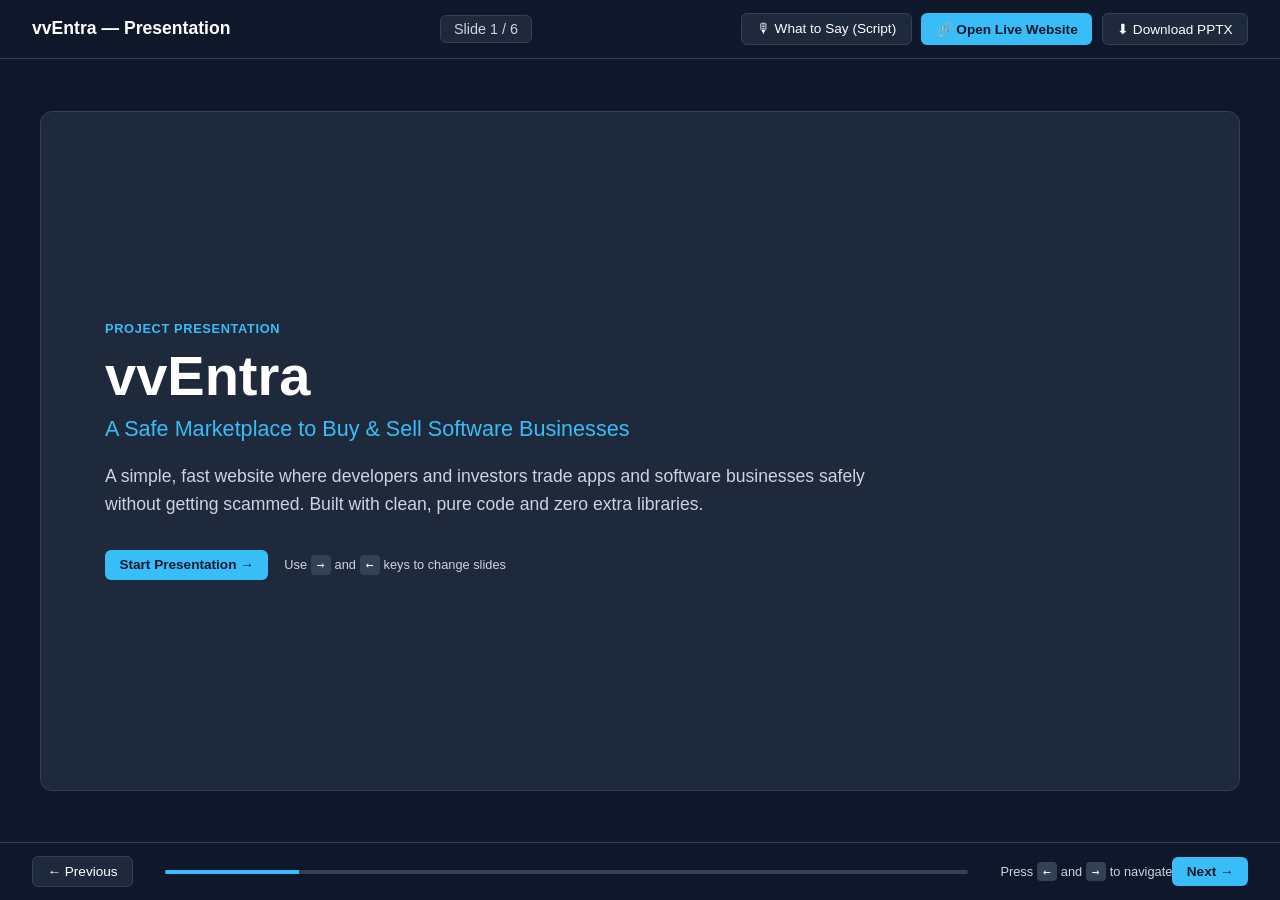
<file: presentation.html>
<!DOCTYPE html>
<html lang="en">
<head>
  <meta charset="UTF-8">
  <meta name="viewport" content="width=device-width, initial-scale=1.0">
  <title>vvEntra Presentation — Simple & Plain Overview</title>
  <style>
    :root {
      --bg: #0f172a;
      --card-bg: #1e293b;
      --card-border: #334155;
      --text-main: #ffffff;
      --text-muted: #cbd5e1;
      --accent-blue: #38bdf8;
      --accent-green: #4ade80;
      --accent-amber: #fbbf24;
    }
    * { box-sizing: border-box; margin: 0; padding: 0; }
    body {
      background: var(--bg);
      color: var(--text-main);
      font-family: -apple-system, BlinkMacSystemFont, "Segoe UI", Roboto, Helvetica, Arial, sans-serif;
      min-height: 100vh;
      overflow: hidden;
      display: flex;
      flex-direction: column;
    }

    /* Top Bar */
    .top-bar {
      display: flex;
      justify-content: space-between;
      align-items: center;
      padding: 0.8rem 2rem;
      border-bottom: 1px solid var(--card-border);
      background: #0f172a;
    }
    .brand {
      font-size: 1.1rem;
      font-weight: 700;
      color: var(--text-main);
    }
    .slide-counter {
      font-size: 0.9rem;
      color: var(--text-muted);
      background: var(--card-bg);
      padding: 0.3rem 0.8rem;
      border-radius: 6px;
      border: 1px solid var(--card-border);
    }
    .top-controls {
      display: flex;
      gap: 0.6rem;
    }
    .btn {
      background: var(--card-bg);
      color: var(--text-main);
      border: 1px solid var(--card-border);
      padding: 0.45rem 0.9rem;
      border-radius: 6px;
      font-size: 0.85rem;
      cursor: pointer;
      text-decoration: none;
      display: inline-flex;
      align-items: center;
      gap: 0.4rem;
      font-family: inherit;
    }
    .btn:hover {
      background: #334155;
      color: #fff;
    }
    .btn-primary {
      background: var(--accent-blue);
      color: #0f172a;
      font-weight: 600;
      border: none;
    }
    .btn-primary:hover {
      background: #7dd3fc;
    }

    /* Deck Viewport */
    .deck-viewport {
      flex: 1;
      position: relative;
      display: flex;
      align-items: center;
      justify-content: center;
      padding: 1.5rem 2rem;
    }
    .slide {
      position: absolute;
      width: 94%;
      max-width: 1200px;
      height: 84vh;
      max-height: 680px;
      background: var(--card-bg);
      border: 1px solid var(--card-border);
      border-radius: 12px;
      padding: 2.5rem 3rem;
      display: flex;
      flex-direction: column;
      justify-content: space-between;
      opacity: 0;
      visibility: hidden;
      transform: translateY(10px);
      transition: all 0.2s ease;
    }
    .slide.active {
      opacity: 1;
      visibility: visible;
      transform: translateY(0);
      z-index: 10;
    }

    .badge {
      display: inline-block;
      font-size: 0.8rem;
      font-weight: 700;
      color: var(--accent-blue);
      text-transform: uppercase;
      letter-spacing: 0.05em;
      margin-bottom: 0.4rem;
    }
    .slide-title {
      font-size: 2rem;
      font-weight: 700;
      color: var(--text-main);
      margin-bottom: 0.3rem;
    }
    .slide-subtitle {
      font-size: 1rem;
      color: var(--text-muted);
      margin-bottom: 1.5rem;
    }

    .cards-grid {
      display: grid;
      gap: 1.25rem;
      flex: 1;
    }
    .grid-3 { grid-template-columns: repeat(3, 1fr); }
    .grid-2 { grid-template-columns: repeat(2, 1fr); }

    .card {
      background: #0f172a;
      border: 1px solid var(--card-border);
      border-radius: 8px;
      padding: 1.3rem;
      display: flex;
      flex-direction: column;
    }
    .card-tag {
      font-size: 0.75rem;
      font-weight: 700;
      text-transform: uppercase;
      margin-bottom: 0.4rem;
    }
    .tag-blue { color: var(--accent-blue); }
    .tag-green { color: var(--accent-green); }
    .tag-amber { color: var(--accent-amber); }

    .card-title {
      font-size: 1.15rem;
      font-weight: 600;
      margin-bottom: 0.75rem;
      color: var(--text-main);
    }
    .card-list {
      list-style: none;
      display: flex;
      flex-direction: column;
      gap: 0.6rem;
      font-size: 0.95rem;
      color: var(--text-muted);
      line-height: 1.5;
    }
    .card-list li {
      position: relative;
      padding-left: 1.2rem;
    }
    .card-list li::before {
      content: "•";
      position: absolute;
      left: 0;
      color: var(--accent-blue);
      font-weight: bold;
    }
    .card-list strong {
      color: #fff;
    }

    /* Title Slide */
    .title-slide {
      justify-content: center;
      align-items: flex-start;
      padding: 4rem;
    }
    .hero-h1 {
      font-size: 3.5rem;
      font-weight: 800;
      margin-bottom: 0.5rem;
      color: #fff;
    }
    .hero-sub {
      font-size: 1.35rem;
      color: var(--accent-blue);
      font-weight: 500;
      margin-bottom: 1.25rem;
    }
    .hero-desc {
      font-size: 1.1rem;
      color: var(--text-muted);
      max-width: 800px;
      line-height: 1.6;
      margin-bottom: 2rem;
    }

    /* Speaker Notes Drawer */
    .notes-drawer {
      position: fixed;
      bottom: 0;
      left: 0;
      right: 0;
      background: #090d16;
      border-top: 2px solid var(--accent-blue);
      padding: 1.25rem 2rem;
      transform: translateY(100%);
      transition: transform 0.2s ease;
      z-index: 100;
    }
    .notes-drawer.open {
      transform: translateY(0);
    }
    .notes-header {
      display: flex;
      justify-content: space-between;
      align-items: center;
      margin-bottom: 0.4rem;
      font-size: 0.85rem;
      color: var(--accent-blue);
      font-weight: 700;
      text-transform: uppercase;
    }
    .notes-content {
      font-size: 1.05rem;
      color: #f1f5f9;
      line-height: 1.6;
      max-width: 1000px;
    }

    /* Bottom Bar */
    .bottom-bar {
      display: flex;
      justify-content: space-between;
      align-items: center;
      padding: 0.8rem 2rem;
      border-top: 1px solid var(--card-border);
      background: #0f172a;
    }
    .progress-track {
      flex: 1;
      height: 4px;
      background: #334155;
      border-radius: 999px;
      margin: 0 2rem;
      overflow: hidden;
    }
    .progress-fill {
      height: 100%;
      background: var(--accent-blue);
      width: 16%;
      transition: width 0.2s ease;
    }
    .key-hint {
      font-size: 0.8rem;
      color: var(--text-muted);
    }
    kbd {
      background: #334155;
      padding: 0.15rem 0.4rem;
      border-radius: 4px;
      color: #fff;
    }
  </style>
</head>
<body>

  <!-- Top Bar -->
  <header class="top-bar">
    <div class="brand">vvEntra — Presentation</div>
    <div class="slide-counter" id="slideIndicator">Slide 1 / 6</div>
    <div class="top-controls">
      <button class="btn" id="toggleNotesBtn">🎙 What to Say (Script)</button>
      <a href="https://rohithagarwal.github.io/vventra/" target="_blank" class="btn btn-primary">🔗 Open Live Website</a>
      <a href="vventra_presentation.pptx" download class="btn">⬇ Download PPTX</a>
    </div>
  </header>

  <!-- Deck Viewport -->
  <main class="deck-viewport">

    <!-- SLIDE 1: Title -->
    <section class="slide title-slide active" data-slide="1">
      <div class="badge">Project Presentation</div>
      <h1 class="hero-h1">vvEntra</h1>
      <h2 class="hero-sub">A Safe Marketplace to Buy & Sell Software Businesses</h2>
      <p class="hero-desc">
        A simple, fast website where developers and investors trade apps and software businesses safely without getting scammed. Built with clean, pure code and zero extra libraries.
      </p>
      <div style="display:flex; gap:1rem; align-items:center;">
        <button class="btn btn-primary" onclick="nextSlide()">Start Presentation →</button>
        <span class="key-hint">Use <kbd>→</kbd> and <kbd>←</kbd> keys to change slides</span>
      </div>
      <div class="speaker-note-text" style="display:none;">
        "Hello everyone. Today I'm presenting vvEntra. In simple terms, vvEntra is an online marketplace where people can buy and sell software businesses safely. I rebuilt the website using simple, clean code with zero extra libraries, made it load fast, and added a safe 4-step handover system so neither buyers nor sellers get scammed."
      </div>
    </section>

    <!-- SLIDE 2: Core Idea, Problem & Benefits -->
    <section class="slide" data-slide="2">
      <div>
        <div class="badge">1. Core Idea</div>
        <h2 class="slide-title">What is vvEntra, What It Solves & Why It Helps</h2>
        <p class="slide-subtitle">A simple explanation of the business and who it helps.</p>
      </div>
      <div class="cards-grid grid-3">
        <div class="card">
          <div class="card-tag tag-amber">The Problem It Solves</div>
          <div class="card-title">Why Selling Apps is Hard</div>
          <ul class="card-list">
            <li><strong>Expensive Middlemen</strong>: Traditional brokers charge huge fees (10% to 15%) and take 6 to 12 months.</li>
            <li><strong>Fake Numbers</strong>: Public websites are full of fake earnings screenshots and stolen code.</li>
            <li><strong>Fear of Getting Cheated</strong>: Buyers are afraid to pay first. Sellers are afraid to give away code without getting paid.</li>
          </ul>
        </div>
        <div class="card">
          <div class="card-tag tag-green">Benefits for the User</div>
          <div class="card-title">Buyers & Sellers</div>
          <ul class="card-list">
            <li><strong>For Buyers</strong>: Real earnings checked with Stripe; code is checked for bugs; money stays safe in escrow.</li>
            <li><strong>For Sellers</strong>: Low fees (3% to 7% instead of 15%, saving $50k+); code is never handed over until the buyer's money is locked.</li>
            <li><strong>Fast Deals</strong>: Deals close in about 18 days instead of almost a year.</li>
          </ul>
        </div>
        <div class="card">
          <div class="card-tag tag-blue">Benefits for Us (The Platform)</div>
          <div class="card-title">How We Make Money</div>
          <ul class="card-list">
            <li><strong>Simple Fee Model</strong>: We take a small 3% to 7% fee on every sale (e.g. $30,000 profit on a $500,000 deal).</li>
            <li><strong>Extra Services</strong>: Revenue from code audits, escrow fees, and private deal room access.</li>
            <li><strong>Valuable Data</strong>: We build a real database of how much software companies actually sell for.</li>
          </ul>
        </div>
      </div>
      <div class="speaker-note-text" style="display:none;">
        "Point 1: What is the core idea? Think of it like a trusted real estate agent, but for apps and software instead of houses. It solves three simple problems: high broker fees, fake earnings screenshots, and the fear of getting scammed. Buyers get real numbers and safe escrow. Sellers save tens of thousands in fees and protect their code. And for our platform, we make a clear 3% to 7% fee on every successful sale."
      </div>
    </section>

    <!-- SLIDE 3: Main Features -->
    <section class="slide" data-slide="3">
      <div>
        <div class="badge">2. Main Features</div>
        <h2 class="slide-title">Each Major Functionality of the Website</h2>
        <p class="slide-subtitle">What users can actually see and do on the platform.</p>
      </div>
      <div class="cards-grid grid-3">
        <div class="card">
          <div class="card-tag tag-blue">Dashboard & Grid</div>
          <div class="card-title">Market Overview</div>
          <ul class="card-list">
            <li><strong>Buyer / Seller Switch</strong>: One click changes the view to show what buyers care about (profits, risks) or what sellers care about (valuation).</li>
            <li><strong>4-Box Market Grid</strong>: Groups apps into 4 simple buckets (Big apps, Fast growers, Niche tools, Basic utilities). Click any box to filter.</li>
            <li><strong>Supply & Demand Graph</strong>: Shows which software categories have the most buyers waiting.</li>
          </ul>
        </div>
        <div class="card">
          <div class="card-tag tag-green">Buy & Sell Tools</div>
          <div class="card-title">Price Tool & Market</div>
          <ul class="card-list">
            <li><strong>Price Calculator</strong>: A tool for sellers. Type in your earnings, and it instantly tells you what your app is worth and your chances of selling.</li>
            <li><strong>Browse Marketplace</strong>: Search and filter apps by category (AI, Finance, Health) with real monthly earnings, profit, and tech stack shown clearly.</li>
          </ul>
        </div>
        <div class="card">
          <div class="card-tag tag-amber">Deal Safety</div>
          <div class="card-title">Private Room & Fees</div>
          <ul class="card-list">
            <li><strong>Private Diligence Room</strong>: A locked room where buyers can view private tax files and code stats after signing an agreement.</li>
            <li><strong>Code Walkthrough Video</strong>: A video screen where the creator explains how the code works.</li>
            <li><strong>Fee Calculator</strong>: A slider showing exactly how many thousands of dollars you save compared to traditional brokers.</li>
          </ul>
        </div>
      </div>
      <div class="speaker-note-text" style="display:none;">
        "Point 2: Here are the main features of the website. First, a top switch that flips between Buyer and Seller mode. Second, a dashboard with a 4-box grid where users can click to filter companies, and charts showing market demand. Third, a calculator that tells founders what their software is worth. Fourth, a clean marketplace to search apps. And fifth, a private data room to view sensitive business records safely."
      </div>
    </section>

    <!-- SLIDE 4: Tech Stack & Adding AI Agents -->
    <section class="slide" data-slide="4">
      <div>
        <div class="badge">3. Technology</div>
        <h2 class="slide-title">The Tech Stack & How AI Agents Can Be Added</h2>
        <p class="slide-subtitle">Simple code that makes the site fast and easy for AI to work with.</p>
      </div>
      <div class="cards-grid grid-2">
        <div class="card">
          <div class="card-tag tag-blue">Simple Tech Stack</div>
          <div class="card-title">Pure Code, Zero Libraries</div>
          <ul class="card-list">
            <li><strong>Pure HTML5 & CSS3</strong>: Clean layout and styling using modern CSS variables. No heavy frameworks like Tailwind or Bootstrap.</li>
            <li><strong>Vanilla JavaScript</strong>: Pure code for page navigation, search, and charts. Zero npm packages, zero React, and zero build steps.</li>
            <li><strong>GitHub Pages Hosting</strong>: Free global hosting directly from GitHub. Fast loading in under 120ms with zero server crashes.</li>
          </ul>
        </div>
        <div class="card">
          <div class="card-tag tag-green">AI Agent Readiness</div>
          <div class="card-title">How AI Agents Can Be Added</div>
          <ul class="card-list">
            <li><strong>Single Data File (data.js)</strong>: All listings and numbers live in one clean file. AI agents can easily read and add new listings without breaking UI code.</li>
            <li><strong>No Hidden React Code</strong>: Because the HTML is clean and direct, AI browser tools can easily click buttons, search listings, and read text.</li>
            <li><strong>AI Agents We Can Add Easily</strong>:
              <br>• <em>Code Audit AI</em>: Scans GitHub repos and gives a code safety score.
              <br>• <em>Price AI</em>: Checks recent sales and updates valuations automatically.
              <br>• <em>Q&A AI Chatbot</em>: Answers buyers' questions inside the private deal room.
              <br>• <em>Handover AI</em>: Verifies passwords and domains before money is sent.
            </li>
          </ul>
        </div>
      </div>
      <div class="speaker-note-text" style="display:none;">
        "Point 3: For our tech stack, we kept it 100% simple: pure HTML, CSS, and Vanilla JavaScript with zero extra libraries. Why is this helpful for adding AI agents? Because all data is stored in one clean file (data.js), and the web code is completely clean without complex React layers. AI agents can easily connect to it: an AI can scan GitHub code, an AI can automatically update prices, and an AI assistant can answer buyers' questions inside the private data room."
      </div>
    </section>

    <!-- SLIDE 5: Innovation vs Original Website -->
    <section class="slide" data-slide="5">
      <div>
        <div class="badge">4. Innovation</div>
        <h2 class="slide-title">Innovation Added (Compared to Original Website)</h2>
        <p class="slide-subtitle">How our platform is safer and more functional than the reference site.</p>
      </div>
      <div class="cards-grid grid-2">
        <div class="card">
          <div class="card-tag tag-amber">Original Reference Site</div>
          <div class="card-title">Flashy Graphics, Little Substance</div>
          <ul class="card-list">
            <li><strong>Flashy Graphics Over Substance</strong>: Used heavy neon purple colors and glows that looked like a video game or crypto token.</li>
            <li><strong>Buttons Did Not Work</strong>: Many cards and charts were just pictures that you could not click or interact with.</li>
            <li><strong>No Safe Transfer Method</strong>: Only had a basic "Buy" button, with no answer to how code or money is actually protected.</li>
          </ul>
        </div>
        <div class="card">
          <div class="card-tag tag-green">Our Innovation</div>
          <div class="card-title">The Safe 4-Step Handover System</div>
          <ul class="card-list">
            <li><strong>Safe Handover System</strong>: Solves the biggest fear in buying software using 4 clear steps:
              <br>1. <em>Money Deposit</em>: Buyer puts money in a safe lockbox (escrow).
              <br>2. <em>Code Lock</em>: Seller hands over code and cloud accounts safely.
              <br>3. <em>Domain Move</em>: The website domain is moved to the buyer.
              <br>4. <em>Testing & Release</em>: Buyer tests the app; once confirmed, money goes to the seller.
            </li>
            <li><strong>Interactive Simulator</strong>: Users can click through all 4 steps on the screen to see how it works.</li>
            <li><strong>Clean, Professional Look</strong>: Simple typography and clean cards instead of confusing neon effects.</li>
          </ul>
        </div>
      </div>
      <div class="speaker-note-text" style="display:none;">
        "Point 4: What is our main innovation compared to the original site? The original site had flashy neon colors, but the buttons and charts didn't do much, and there was no way to safely transfer apps. We built the Safe 4-Step Handover system: money is locked in escrow, code is secured, the domain is moved, and the buyer confirms everything works before the money is released. We also added a live simulator on every listing so users can click through and see the safety for themselves."
      </div>
    </section>

    <!-- SLIDE 6: Conclusion & Key Learnings -->
    <section class="slide" data-slide="6">
      <div>
        <div class="badge">5. Conclusion</div>
        <h2 class="slide-title">Conclusion & Key Learnings</h2>
        <p class="slide-subtitle">The three main lessons learned while building this project.</p>
      </div>
      <div class="cards-grid grid-3">
        <div class="card">
          <div class="card-tag tag-blue">Code Lesson</div>
          <div class="card-title">1. Simple Code is Fast</div>
          <ul class="card-list">
            <li>We didn't need big frameworks like React to build an interactive multi-page website.</li>
            <li>Pure HTML, CSS, and JavaScript loaded in under 120ms with zero extra installs.</li>
            <li>Fewer libraries mean fewer bugs and zero maintenance headache.</li>
          </ul>
        </div>
        <div class="card">
          <div class="card-tag tag-green">Design Lesson</div>
          <div class="card-title">2. Clear Info Beats Flashy UI</div>
          <ul class="card-list">
            <li>In business, people care about honest numbers, not glowing neon buttons.</li>
            <li>Clean tables, verified Stripe data, and clear fee comparisons build real trust.</li>
            <li>Simple and plain design looks far more serious and professional.</li>
          </ul>
        </div>
        <div class="card">
          <div class="card-tag tag-amber">Product Lesson</div>
          <div class="card-title">3. Safety is What Sells</div>
          <ul class="card-list">
            <li>Anyone can build a website that lists apps for sale.</li>
            <li>The real challenge is making sure nobody gets scammed when handing over code and money.</li>
            <li>Building the safe 4-step handover is what makes this platform genuinely useful and valuable.</li>
          </ul>
        </div>
      </div>
      <div class="speaker-note-text" style="display:none;">
        "Point 5: To wrap up, our three biggest learnings: First, simple code is faster and easier to maintain than heavy frameworks. Second, clean numbers and honest data build much more trust than flashy animations. And third, solving the safety problem of handing over code is what gives this platform real value. The website is live and ready to view. Thank you!"
      </div>
    </section>

  </main>

  <!-- Speaker Notes Drawer -->
  <div class="notes-drawer" id="notesDrawer">
    <div class="notes-header">
      <span>🎙 What to Say (Slide <span id="notesSlideNum">1</span>)</span>
      <button class="btn" style="padding:0.2rem 0.5rem; font-size:0.75rem;" onclick="toggleNotes()">Close</button>
    </div>
    <div class="notes-content" id="notesContent">
      Loading script...
    </div>
  </div>

  <!-- Bottom Navigation Bar -->
  <footer class="bottom-bar">
    <button class="btn" onclick="prevSlide()">← Previous</button>
    <div class="progress-track">
      <div class="progress-fill" id="progressFill"></div>
    </div>
    <span class="key-hint">Press <kbd>←</kbd> and <kbd>→</kbd> to navigate</span>
    <button class="btn btn-primary" onclick="nextSlide()">Next →</button>
  </footer>

  <script>
    let currentSlide = 1;
    const totalSlides = 6;
    const slides = document.querySelectorAll('.slide');
    const indicator = document.getElementById('slideIndicator');
    const progressFill = document.getElementById('progressFill');
    const notesDrawer = document.getElementById('notesDrawer');
    const notesContent = document.getElementById('notesContent');
    const notesSlideNum = document.getElementById('notesSlideNum');

    function updateSlide() {
      slides.forEach(slide => {
        const num = parseInt(slide.getAttribute('data-slide'));
        if (num === currentSlide) {
          slide.classList.add('active');
          const noteText = slide.querySelector('.speaker-note-text');
          if (noteText) {
            notesContent.textContent = noteText.textContent.trim();
          }
        } else {
          slide.classList.remove('active');
        }
      });

      indicator.textContent = `Slide ${currentSlide} / ${totalSlides}`;
      notesSlideNum.textContent = currentSlide;
      progressFill.style.width = `${(currentSlide / totalSlides) * 100}%`;
    }

    function nextSlide() {
      if (currentSlide < totalSlides) {
        currentSlide++;
        updateSlide();
      }
    }

    function prevSlide() {
      if (currentSlide > 1) {
        currentSlide--;
        updateSlide();
      }
    }

    function toggleNotes() {
      notesDrawer.classList.toggle('open');
    }

    document.getElementById('toggleNotesBtn').addEventListener('click', toggleNotes);

    document.addEventListener('keydown', (e) => {
      if (e.key === 'ArrowRight' || e.key === ' ' || e.key === 'PageDown') {
        e.preventDefault();
        nextSlide();
      } else if (e.key === 'ArrowLeft' || e.key === 'PageUp') {
        e.preventDefault();
        prevSlide();
      } else if (e.key.toLowerCase() === 's') {
        toggleNotes();
      }
    });

    updateSlide();
  </script>
</body>
</html>
</file>
<file: style.css>
/* ===================================================================
   vvEntra · Institutional Design System
   Production-grade, component-driven CSS architecture for corporate and venture asset transactions.
   =================================================================== */

@import url('https://fonts.googleapis.com/css2?family=Geist:wght@300;400;500;600;700&family=Instrument+Serif:ital@0;1&family=JetBrains+Mono:wght@400;500;600&display=swap');

:root {
  /* Brand Tokens (Default = Buyer / Investor: Corporate Amber / Rust) */
  --color-brand-primary: #D04A15;
  --color-brand-hover: #B83E0F;
  --color-brand-subtle: rgba(208, 74, 21, 0.08);
  --color-brand-border: rgba(208, 74, 21, 0.25);

  /* Status Colors */
  --color-success: #059669;
  --color-success-bg: rgba(5, 150, 105, 0.08);
  --color-warning: #D97706;
  --color-warning-bg: rgba(217, 119, 6, 0.08);
  --color-danger: #DC2626;
  --color-danger-bg: rgba(220, 38, 38, 0.08);
  --color-info: #2563EB;
  --color-info-bg: rgba(37, 99, 235, 0.08);

  /* Layout & Sizing */
  --max-width-canvas: 1240px;
  --height-header: 64px;
  --height-ticker: 34px;
  --radius-xs: 4px;
  --radius-sm: 6px;
  --radius-md: 10px;
  --radius-lg: 14px;
  --radius-full: 9999px;

  /* Typography */
  --font-family-base: 'Geist', -apple-system, BlinkMacSystemFont, "Segoe UI", Roboto, sans-serif;
  --font-family-display: 'Instrument Serif', Georgia, serif;
  --font-family-mono: 'JetBrains Mono', ui-monospace, Menlo, Consolas, monospace;

  /* Physics */
  --ease-standard: cubic-bezier(0.16, 1, 0.3, 1);
  --duration-fast: 0.15s;
  --duration-base: 0.25s;
}

/* Operator / Seller Perspective Tokens */
[data-role="architect"] {
  --color-brand-primary: #059669;
  --color-brand-hover: #047857;
  --color-brand-subtle: rgba(5, 150, 105, 0.08);
  --color-brand-border: rgba(5, 150, 105, 0.25);
}

/* Light Theme Variables */
[data-theme="light"] {
  --color-bg-body: #FBFBFA;
  --color-bg-surface: #FFFFFF;
  --color-bg-alt: #F4F4F1;
  --color-bg-card: #FFFFFF;
  
  --color-border-subtle: rgba(17, 17, 16, 0.07);
  --color-border-default: rgba(17, 17, 16, 0.14);
  --color-border-strong: rgba(17, 17, 16, 0.30);

  --color-text-main: #141412;
  --color-text-muted: rgba(20, 20, 18, 0.70);
  --color-text-faint: rgba(20, 20, 18, 0.45);
  --color-text-disabled: rgba(20, 20, 18, 0.24);

  --shadow-sm: 0 1px 2px rgba(0, 0, 0, 0.04);
  --shadow-md: 0 4px 16px -2px rgba(0, 0, 0, 0.06);
  --shadow-lg: 0 12px 32px -4px rgba(0, 0, 0, 0.08);

  --backdrop-nav: rgba(251, 251, 250, 0.92);
}

/* Dark Theme Variables */
[data-theme="dark"] {
  --color-bg-body: #0E0E0D;
  --color-bg-surface: #171716;
  --color-bg-alt: #1F1F1D;
  --color-bg-card: #181816;

  --color-border-subtle: rgba(251, 251, 250, 0.08);
  --color-border-default: rgba(251, 251, 250, 0.16);
  --color-border-strong: rgba(251, 251, 250, 0.32);

  --color-text-main: #F4F4F1;
  --color-text-muted: rgba(244, 244, 241, 0.72);
  --color-text-faint: rgba(244, 244, 241, 0.44);
  --color-text-disabled: rgba(244, 244, 241, 0.22);

  --shadow-sm: 0 1px 2px rgba(0, 0, 0, 0.4);
  --shadow-md: 0 4px 16px -2px rgba(0, 0, 0, 0.5);
  --shadow-lg: 0 12px 32px -4px rgba(0, 0, 0, 0.7);

  --backdrop-nav: rgba(14, 14, 13, 0.92);
}

/* Global Reset */
*, *::before, *::after {
  box-sizing: border-box;
  margin: 0;
  padding: 0;
}

html {
  font-size: 15px;
  scroll-behavior: smooth;
  -webkit-font-smoothing: antialiased;
}

body {
  background-color: var(--color-bg-body);
  color: var(--color-text-main);
  font-family: var(--font-family-base);
  line-height: 1.55;
  transition: background-color var(--duration-base) var(--ease-standard), color var(--duration-base) var(--ease-standard);
  overflow-x: hidden;
}

a {
  color: inherit;
  text-decoration: none;
}

button {
  background: transparent;
  border: none;
  padding: 0;
  margin: 0;
  cursor: pointer;
  font-family: inherit;
  font-size: inherit;
  color: inherit;
}

input, select, textarea {
  font-family: inherit;
  font-size: inherit;
  color: inherit;
}

/* ===================================================================
   TOP EXCHANGE TICKER
   =================================================================== */
.c-ticker {
  background: var(--color-bg-surface);
  border-bottom: 1px solid var(--color-border-subtle);
  height: var(--height-ticker);
  font-family: var(--font-family-mono);
  font-size: 0.74rem;
  display: flex;
  align-items: center;
  overflow: hidden;
  position: sticky;
  top: 0;
  z-index: 100;
}

.c-ticker__label {
  background: var(--color-brand-primary);
  color: #FFFFFF;
  font-weight: 600;
  padding: 0 12px;
  height: 100%;
  display: flex;
  align-items: center;
  gap: 6px;
  font-size: 0.68rem;
  letter-spacing: 0.06em;
  text-transform: uppercase;
  flex-shrink: 0;
  transition: background-color var(--duration-base) var(--ease-standard);
}

.c-ticker__indicator {
  width: 6px;
  height: 6px;
  border-radius: 50%;
  background: #FFFFFF;
  animation: pulse 2s infinite;
}

@keyframes pulse {
  0% { opacity: 1; }
  50% { opacity: 0.35; }
  100% { opacity: 1; }
}

.c-ticker__track-wrap {
  overflow: hidden;
  white-space: nowrap;
  flex-grow: 1;
  display: flex;
}

.c-ticker__track {
  display: flex;
  gap: 3rem;
  padding-left: 2rem;
  animation: ticker-loop 42s linear infinite;
}

.c-ticker__item {
  display: inline-flex;
  align-items: center;
  gap: 8px;
  color: var(--color-text-muted);
}

.c-ticker__item strong {
  color: var(--color-text-main);
  font-weight: 600;
}

.c-ticker__tag {
  color: var(--color-brand-primary);
  font-weight: 600;
}

@keyframes ticker-loop {
  0% { transform: translateX(0); }
  100% { transform: translateX(-50%); }
}

/* ===================================================================
   NAVIGATION COMPONENT
   =================================================================== */
.c-nav {
  height: 64px;
  border-bottom: 1px solid var(--color-border-subtle);
  background: var(--backdrop-nav);
  backdrop-filter: blur(20px) saturate(180%);
  -webkit-backdrop-filter: blur(20px) saturate(180%);
  position: sticky;
  top: var(--height-ticker);
  z-index: 99;
  transition: background-color var(--duration-fast), border-color var(--duration-fast);
}

.c-nav__container {
  max-width: 1440px;
  margin: 0 auto;
  height: 100%;
  padding: 0 1.25rem;
  display: flex;
  align-items: center;
  justify-content: space-between;
  gap: 0.6rem;
}

.c-nav__brand,
.brand {
  display: flex;
  align-items: center;
  gap: 7px;
  color: var(--color-text-main, #f7f2e9);
  text-decoration: none;
  font-size: 22px;
  font-weight: 700;
  letter-spacing: -1.2px;
  line-height: 1;
  flex-shrink: 0;
}

.c-nav__logo {
  height: 40px;
  width: auto;
  max-width: 145px;
  object-fit: contain;
  display: block;
  transition: transform var(--duration-fast, 0.2s);
}

.c-nav__brand:hover .c-nav__logo {
  transform: translateY(-1px);
}

.c-nav__logo--dark {
  display: none !important;
}

.c-nav__logo--light {
  display: block !important;
}

[data-theme="dark"] .c-nav__logo--light {
  display: none !important;
}

[data-theme="dark"] .c-nav__logo--dark {
  display: block !important;
}

.c-nav__brand svg,
.brand svg {
  width: 38px;
  height: 28px;
  flex-shrink: 0;
}

.c-nav__brand b,
.brand b {
  color: #ec5b20;
  font-weight: 700;
}

.c-nav__brand small,
.brand small {
  display: block;
  font-family: var(--font-family-mono, monospace);
  font-size: 6.5px;
  font-weight: 500;
  letter-spacing: 1.7px;
  color: var(--color-text-muted, #b8afa3);
  text-transform: uppercase;
  margin-top: 2px;
}

.c-nav__links {
  display: flex;
  align-items: center;
  gap: 0.1rem;
  list-style: none;
  margin: 0;
  padding: 0;
}

.c-nav__link {
  padding: 0.38rem 0.52rem;
  border-radius: var(--radius-sm);
  font-size: 0.82rem;
  font-weight: 500;
  color: var(--color-text-muted);
  text-decoration: none;
  white-space: nowrap;
  transition: color var(--duration-fast), background-color var(--duration-fast);
}

.c-nav__link:hover {
  color: var(--color-text-main);
  background-color: var(--color-bg-alt);
}

.c-nav__link.is-active {
  color: var(--color-brand-primary);
  background-color: var(--color-brand-subtle);
  font-weight: 600;
}

/* Primary Action CTA Link */
.c-nav__cta {
  display: inline-flex;
  align-items: center;
  gap: 5px;
  padding: 0.42rem 0.88rem;
  border-radius: var(--radius-full);
  background: var(--color-brand-primary);
  color: #FFFFFF !important;
  font-size: 0.82rem;
  font-weight: 600;
  text-decoration: none;
  white-space: nowrap;
  box-shadow: 0 1px 3px rgba(226, 87, 27, 0.2);
  transition: all var(--duration-fast) var(--ease-standard);
  margin-left: 0.35rem;
}

[data-role="architect"] .c-nav__cta {
  background: var(--color-success, #059669);
  box-shadow: 0 1px 3px rgba(5, 150, 105, 0.2);
}

.c-nav__cta:hover {
  transform: translateY(-1px);
  box-shadow: 0 4px 12px rgba(226, 87, 27, 0.3);
}

[data-role="architect"] .c-nav__cta:hover {
  box-shadow: 0 4px 12px rgba(5, 150, 105, 0.3);
}

.c-nav__actions {
  display: flex;
  align-items: center;
  gap: 0.4rem;
  flex-shrink: 0;
}

/* Perspective Toggle */
.c-role-switch {
  display: inline-flex;
  padding: 3px;
  border-radius: var(--radius-full);
  background: var(--color-bg-alt);
  border: 1px solid var(--color-border-default);
  box-shadow: inset 0 1px 2px rgba(0, 0, 0, 0.04);
}

.c-role-switch__btn {
  padding: 4px 11px;
  border-radius: var(--radius-full);
  font-size: 0.74rem;
  font-weight: 500;
  color: var(--color-text-muted);
  border: none;
  background: none;
  cursor: pointer;
  white-space: nowrap;
  transition: all var(--duration-fast) var(--ease-standard);
}

.c-role-switch__btn:hover:not(.is-active) {
  color: var(--color-text-main);
}

.c-role-switch__btn.is-active {
  background: var(--color-bg-surface);
  color: var(--color-brand-primary);
  font-weight: 600;
  box-shadow: 0 1px 4px rgba(0, 0, 0, 0.08);
}

[data-role="architect"] .c-role-switch__btn[data-role="architect"].is-active {
  color: var(--color-success, #059669);
}

/* Navigation Badges & Buttons */
.c-nav__icon-btn {
  width: 32px;
  height: 32px;
  border-radius: var(--radius-sm);
  display: flex;
  align-items: center;
  justify-content: center;
  color: var(--color-text-muted);
  border: 1px solid var(--color-border-default);
  background: var(--color-bg-surface);
  cursor: pointer;
  font-size: 0.95rem;
  transition: border-color var(--duration-fast), color var(--duration-fast), transform var(--duration-fast);
}

.c-nav__icon-btn:hover {
  color: var(--color-text-main);
  border-color: var(--color-border-strong);
  transform: translateY(-1px);
}

.c-nav__status-pill {
  display: inline-flex;
  align-items: center;
  gap: 6px;
  padding: 4px 10px;
  border-radius: var(--radius-full);
  font-size: 0.74rem;
  font-weight: 600;
  border: 1px solid var(--color-border-default);
  background: var(--color-bg-surface);
  text-decoration: none;
}

.c-nav__status-pill--verified {
  border-color: rgba(5, 150, 105, 0.35);
  color: var(--color-success);
  background: rgba(5, 150, 105, 0.08);
}

.c-nav__status-pill--verified span {
  font-size: 0.65rem;
  animation: livepulse 2s infinite;
}

.c-nav__status-pill--saved {
  font-family: var(--font-family-mono);
  color: var(--color-text-muted);
  cursor: pointer;
}

.c-nav__status-pill--saved:hover {
  border-color: var(--color-brand-primary);
  color: var(--color-brand-primary);
}

/* ===================================================================
   LAYOUT STRUCTURE
   =================================================================== */
.l-main {
  max-width: var(--max-width-canvas);
  margin: 0 auto;
  padding: 2.5rem 1.5rem 5rem;
}

.c-view {
  display: none;
}

.c-view.is-active {
  display: block;
  animation: viewFadeIn 0.25s var(--ease-standard);
}

@keyframes viewFadeIn {
  from { opacity: 0; transform: translateY(4px); }
  to { opacity: 1; transform: translateY(0); }
}

/* ===================================================================
   HERO & EXPLAINER COMPONENTS
   =================================================================== */
.c-hero {
  padding: 2.5rem 0 2rem;
  text-align: center;
}

.c-hero__tag {
  display: inline-flex;
  align-items: center;
  gap: 6px;
  padding: 4px 12px;
  border-radius: var(--radius-full);
  background: var(--color-brand-subtle);
  color: var(--color-brand-primary);
  font-size: 0.74rem;
  font-family: var(--font-family-mono);
  font-weight: 600;
  letter-spacing: 0.04em;
  text-transform: uppercase;
  margin-bottom: 1.25rem;
}

.c-hero__title {
  font-family: var(--font-family-display);
  font-size: clamp(2.8rem, 5vw, 4.4rem);
  line-height: 1.08;
  letter-spacing: -0.025em;
  font-weight: 400;
  margin-bottom: 1.25rem;
}

.c-hero__title em {
  font-style: italic;
  color: var(--color-brand-primary);
}

.c-hero__subtitle {
  max-width: 700px;
  margin: 0 auto 2rem;
  font-size: 1.15rem;
  color: var(--color-text-muted);
  line-height: 1.6;
}

.c-hero__actions {
  display: flex;
  align-items: center;
  justify-content: center;
  gap: 1rem;
  margin-bottom: 2rem;
}

/* Buttons */
.c-btn {
  display: inline-flex;
  align-items: center;
  justify-content: center;
  gap: 8px;
  padding: 0.75rem 1.5rem;
  border-radius: var(--radius-sm);
  font-size: 0.92rem;
  font-weight: 600;
  cursor: pointer;
  border: 1px solid transparent;
  transition: all var(--duration-fast) var(--ease-standard);
}

.c-btn--primary {
  background: var(--color-brand-primary);
  color: #FFFFFF;
}

.c-btn--primary:hover {
  background: var(--color-brand-hover);
  transform: translateY(-1px);
  box-shadow: var(--shadow-sm);
}

.c-btn--secondary {
  background: var(--color-bg-surface);
  color: var(--color-text-main);
  border-color: var(--color-border-default);
}

.c-btn--secondary:hover {
  background: var(--color-bg-alt);
  border-color: var(--color-border-strong);
}

.c-btn--sm {
  padding: 0.45rem 0.95rem;
  font-size: 0.82rem;
}

.c-btn--full {
  width: 100%;
}

/* Institutional Explainer Card */
.c-explainer-banner {
  background: var(--color-bg-surface);
  border: 1px solid var(--color-border-default);
  border-left: 4px solid var(--color-brand-primary);
  border-radius: var(--radius-md);
  padding: 1.5rem 2rem;
  margin: 0 auto 3rem;
  max-width: 1020px;
  display: flex;
  align-items: center;
  gap: 1.5rem;
  box-shadow: var(--shadow-sm);
}

.c-explainer-banner__icon {
  font-size: 2.2rem;
  flex-shrink: 0;
}

.c-explainer-banner__heading {
  font-size: 1rem;
  font-weight: 700;
  margin-bottom: 0.35rem;
  display: flex;
  align-items: center;
  gap: 8px;
}

.c-explainer-banner__badge {
  font-family: var(--font-family-mono);
  font-size: 0.68rem;
  padding: 2px 7px;
  background: var(--color-brand-subtle);
  color: var(--color-brand-primary);
  border-radius: var(--radius-full);
}

.c-explainer-banner__body {
  font-size: 0.88rem;
  color: var(--color-text-muted);
  line-height: 1.6;
}

/* 3-Step Diligence & Settlement Workflow */
.c-workflow-grid {
  display: grid;
  grid-template-columns: repeat(3, 1fr);
  gap: 1.5rem;
  margin-bottom: 3.5rem;
}

.c-step-card {
  background: var(--color-bg-card);
  border: 1px solid var(--color-border-subtle);
  border-radius: var(--radius-md);
  padding: 1.6rem;
  box-shadow: var(--shadow-sm);
  transition: border-color var(--duration-fast), transform var(--duration-fast);
}

.c-step-card:hover {
  border-color: var(--color-border-default);
  transform: translateY(-2px);
}

.c-step-card__num {
  font-family: var(--font-family-mono);
  font-size: 0.72rem;
  font-weight: 700;
  color: var(--color-brand-primary);
  text-transform: uppercase;
  margin-bottom: 0.5rem;
}

.c-step-card__title {
  font-size: 1.05rem;
  font-weight: 700;
  margin-bottom: 0.4rem;
}

.c-step-card__desc {
  font-size: 0.85rem;
  color: var(--color-text-muted);
  line-height: 1.55;
}

/* ===================================================================
   METRIC STRIP & AUDIT CARDS
   =================================================================== */
.c-stats-grid {
  display: grid;
  grid-template-columns: repeat(4, 1fr);
  gap: 1.25rem;
  margin-bottom: 3.5rem;
}

.c-stat-card {
  background: var(--color-bg-card);
  border: 1px solid var(--color-border-subtle);
  padding: 1.4rem;
  border-radius: var(--radius-md);
  box-shadow: var(--shadow-sm);
  transition: all var(--duration-fast);
}

.c-stat-card:hover {
  border-color: var(--color-border-default);
}

.c-stat-card__label {
  font-size: 0.75rem;
  font-family: var(--font-family-mono);
  color: var(--color-text-faint);
  text-transform: uppercase;
  letter-spacing: 0.05em;
  margin-bottom: 0.5rem;
  display: flex;
  align-items: center;
  justify-content: space-between;
}

.c-stat-card__val {
  font-size: 2rem;
  font-weight: 700;
  letter-spacing: -0.02em;
  color: var(--color-text-main);
}

.c-stat-card__sub {
  font-size: 0.8rem;
  color: var(--color-text-muted);
  margin-top: 0.35rem;
}

/* Helper Tooltip Badge */
.c-info-tip {
  display: inline-flex;
  align-items: center;
  justify-content: center;
  width: 16px;
  height: 16px;
  border-radius: 50%;
  background: var(--color-bg-alt);
  border: 1px solid var(--color-border-default);
  font-size: 0.65rem;
  font-family: var(--font-family-mono);
  color: var(--color-text-muted);
  cursor: help;
  position: relative;
}

.c-info-tip:hover::after {
  content: attr(data-tooltip);
  position: absolute;
  bottom: 130%;
  left: 50%;
  transform: translateX(-50%);
  background: var(--color-text-main);
  color: var(--color-bg-body);
  padding: 8px 12px;
  border-radius: var(--radius-xs);
  font-size: 0.75rem;
  font-family: var(--font-family-base);
  white-space: normal;
  width: 240px;
  z-index: 200;
  box-shadow: var(--shadow-lg);
  line-height: 1.4;
  pointer-events: none;
}

/* ===================================================================
   DATA TABLES & DASHBOARDS
   =================================================================== */
.c-section-header {
  display: flex;
  align-items: flex-end;
  justify-content: space-between;
  margin-bottom: 1.5rem;
}

.c-section-header__title {
  font-size: 1.6rem;
  font-weight: 700;
  letter-spacing: -0.02em;
}

.c-section-header__sub {
  font-size: 0.9rem;
  color: var(--color-text-muted);
  margin-top: 0.2rem;
}

.c-card {
  background: var(--color-bg-card);
  border: 1px solid var(--color-border-subtle);
  border-radius: var(--radius-lg);
  padding: 1.8rem;
  box-shadow: var(--shadow-sm);
}

.c-table {
  width: 100%;
  border-collapse: collapse;
}

.c-table th {
  text-align: left;
  font-size: 0.72rem;
  font-family: var(--font-family-mono);
  color: var(--color-text-faint);
  text-transform: uppercase;
  padding: 0.75rem 0.5rem;
  border-bottom: 1px solid var(--color-border-subtle);
}

.c-table td {
  padding: 0.85rem 0.5rem;
  font-size: 0.88rem;
  border-bottom: 1px solid var(--color-border-subtle);
}

.c-table tr:hover td {
  background-color: var(--color-bg-alt);
}

.c-bar-meter {
  width: 120px;
  background: var(--color-bg-alt);
  height: 6px;
  border-radius: var(--radius-full);
  overflow: hidden;
  display: inline-block;
  vertical-align: middle;
  margin-right: 8px;
}

.c-bar-meter__fill {
  height: 100%;
  background: var(--color-brand-primary);
  border-radius: var(--radius-full);
}

/* Badges */
.c-badge {
  display: inline-block;
  padding: 2px 8px;
  border-radius: var(--radius-full);
  font-family: var(--font-family-mono);
  font-size: 0.72rem;
  font-weight: 600;
}

.c-badge--success {
  background: var(--color-success-bg);
  color: var(--color-success);
}

.c-badge--warning {
  background: var(--color-warning-bg);
  color: var(--color-warning);
}

.c-badge--danger {
  background: var(--color-danger-bg);
  color: var(--color-danger);
}

.c-badge--neutral {
  background: var(--color-bg-alt);
  color: var(--color-text-muted);
}

/* Dashboard Side Card */
.l-dashboard-split {
  display: grid;
  grid-template-columns: 2fr 1fr;
  gap: 2rem;
  margin-bottom: 4rem;
}

.c-feed-item {
  display: flex;
  align-items: flex-start;
  gap: 10px;
  font-size: 0.82rem;
  margin-bottom: 0.85rem;
  line-height: 1.5;
}

.c-feed-dot {
  width: 7px;
  height: 7px;
  border-radius: 50%;
  background: var(--color-brand-primary);
  margin-top: 6px;
  flex-shrink: 0;
}

/* ===================================================================
   MARKETPLACE ASSET CARDS
   =================================================================== */
.c-filter-toolbar {
  display: flex;
  align-items: center;
  justify-content: space-between;
  gap: 1rem;
  margin-bottom: 1.5rem;
  flex-wrap: wrap;
}

.c-search-field {
  position: relative;
  min-width: 280px;
  flex-grow: 1;
  max-width: 440px;
}

.c-search-field__input {
  width: 100%;
  padding: 0.55rem 1rem 0.55rem 2.2rem;
  border-radius: var(--radius-full);
  border: 1px solid var(--color-border-default);
  background: var(--color-bg-surface);
  color: var(--color-text-main);
  font-size: 0.85rem;
  outline: none;
  transition: border-color var(--duration-fast);
}

.c-search-field__input:focus {
  border-color: var(--color-brand-primary);
}

.c-search-field__icon {
  position: absolute;
  left: 0.85rem;
  top: 50%;
  transform: translateY(-50%);
  color: var(--color-text-faint);
  pointer-events: none;
}

.c-filter-group {
  display: flex;
  align-items: center;
  gap: 0.5rem;
  overflow-x: auto;
}

.c-filter-chip {
  padding: 0.45rem 0.95rem;
  border-radius: var(--radius-full);
  font-size: 0.8rem;
  font-weight: 500;
  background: var(--color-bg-surface);
  border: 1px solid var(--color-border-subtle);
  color: var(--color-text-muted);
  cursor: pointer;
  transition: all var(--duration-fast);
}

.c-filter-chip:hover {
  border-color: var(--color-border-default);
  color: var(--color-text-main);
}

.c-filter-chip.is-active {
  background: var(--color-text-main);
  color: var(--color-bg-body);
  border-color: var(--color-text-main);
}

.c-asset-grid {
  display: grid;
  grid-template-columns: repeat(auto-fill, minmax(360px, 1fr));
  gap: 1.75rem;
  margin-bottom: 4rem;
}

.c-asset-card {
  background: var(--color-bg-card);
  border: 1px solid var(--color-border-subtle);
  border-radius: var(--radius-lg);
  padding: 1.75rem;
  display: flex;
  flex-direction: column;
  justify-content: space-between;
  box-shadow: var(--shadow-sm);
  transition: border-color var(--duration-fast), transform var(--duration-fast), box-shadow var(--duration-fast);
}

.c-asset-card:hover {
  border-color: var(--color-border-default);
  box-shadow: var(--shadow-md);
  transform: translateY(-2px);
}

.c-asset-card__header {
  display: flex;
  align-items: center;
  justify-content: space-between;
  margin-bottom: 1rem;
}

.c-asset-card__id {
  font-family: var(--font-family-mono);
  font-size: 0.72rem;
  color: var(--color-text-faint);
  font-weight: 600;
}

.c-asset-card__title {
  font-size: 1.15rem;
  font-weight: 700;
  line-height: 1.35;
  margin-bottom: 0.75rem;
  letter-spacing: -0.01em;
}

.c-asset-card__summary {
  font-size: 0.88rem;
  color: var(--color-text-muted);
  line-height: 1.5;
  margin-bottom: 1.25rem;
}

.c-asset-card__meta {
  display: flex;
  align-items: center;
  gap: 12px;
  font-size: 0.78rem;
  color: var(--color-text-faint);
  font-family: var(--font-family-mono);
  margin-bottom: 1.5rem;
}

.c-asset-card__footer {
  border-top: 1px solid var(--color-border-subtle);
  padding-top: 1.2rem;
  display: flex;
  align-items: center;
  justify-content: space-between;
}

.c-asset-card__price-val {
  font-size: 1.25rem;
  font-weight: 700;
  font-family: var(--font-family-mono);
}

.c-asset-card__deposit-val {
  font-size: 0.75rem;
  color: var(--color-brand-primary);
  font-weight: 600;
}

/* Bookmark Button */
.c-btn-bookmark {
  color: var(--color-text-faint);
  font-size: 1.15rem;
  line-height: 1;
  border: none;
  background: none;
  cursor: pointer;
  padding: 2px 4px;
}

.c-btn-bookmark:hover, .c-btn-bookmark.is-bookmarked {
  color: var(--color-warning);
}

/* ===================================================================
   STAGED DILIGENCE & VIRTUAL DATA ROOM (#listing)
   =================================================================== */
.l-asset-detail {
  display: grid;
  grid-template-columns: 2fr 1fr;
  gap: 2.5rem;
}

.c-stepper {
  display: flex;
  align-items: center;
  justify-content: space-between;
  background: var(--color-bg-card);
  border: 1px solid var(--color-border-subtle);
  border-radius: var(--radius-md);
  padding: 1rem 1.5rem;
  margin-bottom: 2rem;
}

.c-stepper__item {
  display: flex;
  align-items: center;
  gap: 8px;
  font-size: 0.8rem;
  color: var(--color-text-faint);
  font-family: var(--font-family-mono);
}

.c-stepper__item.is-active {
  color: var(--color-brand-primary);
  font-weight: 600;
}

.c-stepper__dot {
  width: 8px;
  height: 8px;
  border-radius: 50%;
  background: var(--color-border-default);
}

.c-stepper__item.is-active .c-stepper__dot {
  background: var(--color-brand-primary);
}

/* Sanitized Preview Block */
.c-diligence-box {
  background: var(--color-bg-alt);
  border: 1px solid var(--color-border-subtle);
  border-radius: var(--radius-md);
  padding: 1.5rem;
  margin: 1.5rem 0;
  position: relative;
}

.c-diligence-box__visible {
  font-size: 0.95rem;
  font-weight: 500;
  line-height: 1.6;
  margin-bottom: 0.5rem;
}

.c-diligence-box__blurred {
  filter: blur(5px);
  user-select: none;
  opacity: 0.6;
  line-height: 1.6;
  font-size: 0.92rem;
  transition: filter var(--duration-base) var(--ease-standard), opacity var(--duration-base);
}

.c-diligence-box__blurred.is-revealed {
  filter: blur(0);
  user-select: auto;
  opacity: 1;
}

.c-doc-list {
  list-style: none;
  margin: 1.5rem 0;
}

.c-doc-item {
  display: flex;
  align-items: center;
  justify-content: space-between;
  padding: 0.85rem 1rem;
  border: 1px solid var(--color-border-subtle);
  border-radius: var(--radius-xs);
  background: var(--color-bg-card);
  margin-bottom: 0.6rem;
  font-size: 0.85rem;
}

/* ===================================================================
   SETTLEMENT CALCULATOR (#pricing)
   =================================================================== */
.c-calc-card {
  background: var(--color-bg-card);
  border: 1px solid var(--color-border-subtle);
  border-radius: var(--radius-lg);
  padding: 2.5rem;
  box-shadow: var(--shadow-sm);
  max-width: 880px;
  margin: 0 auto;
}

.c-slider {
  width: 100%;
  height: 6px;
  -webkit-appearance: none;
  background: var(--color-border-default);
  border-radius: var(--radius-full);
  outline: none;
  margin: 2rem 0;
}

.c-slider::-webkit-slider-thumb {
  -webkit-appearance: none;
  width: 22px;
  height: 22px;
  border-radius: 50%;
  background: var(--color-brand-primary);
  cursor: pointer;
  border: 2px solid #FFFFFF;
  box-shadow: var(--shadow-sm);
}

.c-split-summary {
  display: grid;
  grid-template-columns: repeat(3, 1fr);
  gap: 1.5rem;
  background: var(--color-bg-alt);
  padding: 1.5rem;
  border-radius: var(--radius-md);
  margin: 2rem 0;
}

.c-split-summary__cell {
  text-align: center;
}

.c-split-summary__val {
  font-size: 1.8rem;
  font-weight: 700;
  font-family: var(--font-family-mono);
  color: var(--color-text-main);
}

.c-dispute-table {
  margin-top: 2rem;
}

.c-dispute-row {
  padding: 1rem;
  border: 1px solid var(--color-border-subtle);
  border-radius: var(--radius-xs);
  background: var(--color-bg-surface);
  margin-bottom: 0.75rem;
  display: flex;
  justify-content: space-between;
  align-items: center;
  font-size: 0.88rem;
}

/* ===================================================================
   ASSET INTAKE & BUY MANDATE COMPOSER (#list)
   Dual-Perspective Architecture:
   - [data-role="investor"]: Capital Buy-Box & Acquisition Mandate Composer
   - [data-role="architect"]: Opportunity Blueprint Intake & AI Co-Pilot
   =================================================================== */

/* Track Visibility by Role */
.intake-track {
  display: none;
}
[data-role="investor"] .intake-track--investor {
  display: block;
}
[data-role="investor"] .intake-track--architect {
  display: none;
}
[data-role="architect"] .intake-track--investor {
  display: none;
}
[data-role="architect"] .intake-track--architect {
  display: block;
}

/* Perspective Header Context Pill */
.c-perspective-mode-pill {
  display: inline-flex;
  align-items: center;
  gap: 0.75rem;
  font-family: var(--font-family-mono);
  font-size: 0.74rem;
  padding: 0.35rem 0.85rem;
  border-radius: var(--radius-full);
  background: var(--color-bg-alt);
  border: 1px solid var(--color-border-subtle);
  color: var(--color-text-muted);
  margin-bottom: 0.75rem;
}
.c-perspective-mode-pill__action {
  color: var(--color-brand-primary);
  font-weight: 600;
  cursor: pointer;
  text-decoration: underline;
  text-underline-offset: 2px;
  transition: opacity var(--duration-fast);
}
.c-perspective-mode-pill__action:hover {
  opacity: 0.8;
}

/* Layout Splits */
.l-mandate-split,
.l-composer-split {
  display: grid;
  grid-template-columns: 1.25fr 1fr;
  gap: 2rem;
  align-items: start;
}
@media (max-width: 960px) {
  .l-mandate-split,
  .l-composer-split {
    grid-template-columns: 1fr;
  }
}

.c-card--institutional {
  background: var(--color-bg-card);
  border: 1px solid var(--color-border-subtle);
  border-radius: var(--radius-md);
  padding: 2rem;
  box-shadow: var(--shadow-sm);
}

/* Step Header in Mandate & Intake */
.c-mandate-section-header {
  display: flex;
  align-items: flex-start;
  gap: 1rem;
  margin-bottom: 1.25rem;
  padding-bottom: 0.75rem;
  border-bottom: 1px solid var(--color-border-subtle);
}
.c-mandate-step-badge {
  display: inline-flex;
  align-items: center;
  justify-content: center;
  width: 26px;
  height: 26px;
  border-radius: var(--radius-full);
  background: var(--color-brand-subtle);
  color: var(--color-brand-primary);
  font-family: var(--font-family-mono);
  font-size: 0.75rem;
  font-weight: 700;
  flex-shrink: 0;
  margin-top: 2px;
}
.c-mandate-step-title {
  font-size: 1rem;
  font-weight: 700;
  margin: 0;
  color: var(--color-text-main);
}
.c-mandate-step-desc {
  font-size: 0.78rem;
  color: var(--color-text-muted);
  margin: 0.2rem 0 0 0;
}

/* Form Controls */
.c-form-group {
  margin-bottom: 1.5rem;
}
.c-form-label {
  display: block;
  font-size: 0.82rem;
  font-weight: 600;
  margin-bottom: 0.45rem;
  color: var(--color-text-main);
}
.c-form-hint {
  display: block;
  font-size: 0.72rem;
  color: var(--color-text-faint);
  margin-top: 0.3rem;
}
.c-form-input, .c-form-textarea, .c-form-select {
  width: 100%;
  padding: 0.75rem 1rem;
  border: 1px solid var(--color-border-default);
  border-radius: var(--radius-xs);
  background: var(--color-bg-surface);
  color: var(--color-text-main);
  outline: none;
  font-family: var(--font-family-base);
  font-size: 0.88rem;
  transition: border-color var(--duration-fast);
}
.c-form-input:focus, .c-form-textarea:focus, .c-form-select:focus {
  border-color: var(--color-brand-primary);
}
.c-form-textarea {
  min-height: 110px;
  resize: vertical;
  line-height: 1.5;
}

/* Budget Presets & Escrow Pill */
.c-budget-presets {
  display: flex;
  flex-wrap: wrap;
  gap: 0.5rem;
  margin-bottom: 0.5rem;
}
.c-preset-pill {
  padding: 0.35rem 0.75rem;
  border-radius: var(--radius-xs);
  border: 1px solid var(--color-border-default);
  background: var(--color-bg-surface);
  color: var(--color-text-main);
  font-family: var(--font-family-mono);
  font-size: 0.8rem;
  font-weight: 500;
  cursor: pointer;
  transition: all var(--duration-fast);
}
.c-preset-pill:hover {
  border-color: var(--color-brand-primary);
}
.c-preset-pill.is-active {
  background: var(--color-brand-primary);
  border-color: var(--color-brand-primary);
  color: #FFFFFF;
}
.c-mandate-escrow-pill {
  display: flex;
  align-items: center;
  flex-wrap: wrap;
  gap: 0.4rem;
  margin-top: 0.6rem;
  padding: 0.55rem 0.85rem;
  background: var(--color-bg-alt);
  border-radius: var(--radius-xs);
  font-size: 0.78rem;
  color: var(--color-text-muted);
}
.c-mandate-escrow-pill strong {
  font-family: var(--font-family-mono);
  color: var(--color-brand-primary);
}
.c-mandate-escrow-note {
  font-size: 0.74rem;
  color: var(--color-text-faint);
}

/* Consideration Structure Radio Cards */
.c-dealtype-grid {
  display: grid;
  grid-template-columns: repeat(3, 1fr);
  gap: 0.75rem;
}
@media (max-width: 650px) {
  .c-dealtype-grid {
    grid-template-columns: 1fr;
  }
}
.c-radio-card {
  display: block;
  cursor: pointer;
  position: relative;
}
.c-radio-card input {
  position: absolute;
  opacity: 0;
}
.c-radio-card__inner {
  border: 1px solid var(--color-border-default);
  background: var(--color-bg-surface);
  border-radius: var(--radius-sm);
  padding: 0.85rem;
  transition: all var(--duration-fast);
  height: 100%;
  display: flex;
  flex-direction: column;
}
.c-radio-card:hover .c-radio-card__inner {
  border-color: var(--color-brand-border);
}
.c-radio-card input:checked + .c-radio-card__inner {
  border-color: var(--color-brand-primary);
  background: var(--color-brand-subtle);
}
.c-radio-card__title {
  font-size: 0.82rem;
  font-weight: 700;
  color: var(--color-text-main);
  margin-bottom: 0.3rem;
  display: block;
}
.c-radio-card__desc {
  font-size: 0.72rem;
  color: var(--color-text-muted);
  line-height: 1.4;
  display: block;
}

/* Sector Category Chips */
.c-sector-chips {
  display: flex;
  flex-wrap: wrap;
  gap: 0.5rem;
}
.c-sector-chip {
  padding: 0.4rem 0.8rem;
  border-radius: var(--radius-full);
  border: 1px solid var(--color-border-default);
  background: var(--color-bg-surface);
  color: var(--color-text-main);
  font-size: 0.78rem;
  font-weight: 500;
  cursor: pointer;
  transition: all var(--duration-fast);
}
.c-sector-chip:hover {
  border-color: var(--color-brand-primary);
}
.c-sector-chip.is-selected {
  background: var(--color-brand-primary);
  border-color: var(--color-brand-primary);
  color: #FFFFFF;
}

/* Thesis Template Pills */
.c-thesis-templates {
  display: flex;
  align-items: center;
  gap: 0.35rem;
}
.c-text-pill-btn {
  padding: 0.2rem 0.55rem;
  border-radius: var(--radius-xs);
  border: 1px solid var(--color-border-subtle);
  background: var(--color-bg-alt);
  color: var(--color-text-muted);
  font-size: 0.7rem;
  font-family: var(--font-family-mono);
  cursor: pointer;
  transition: all var(--duration-fast);
}
.c-text-pill-btn:hover {
  border-color: var(--color-brand-primary);
  color: var(--color-brand-primary);
}

/* Checklists */
.c-checklist-grid {
  display: flex;
  flex-direction: column;
  gap: 0.6rem;
  background: var(--color-bg-alt);
  padding: 1rem;
  border-radius: var(--radius-xs);
  border: 1px solid var(--color-border-subtle);
}
.c-checkbox-item {
  display: flex;
  align-items: flex-start;
  gap: 0.6rem;
  font-size: 0.8rem;
  color: var(--color-text-main);
  cursor: pointer;
}
.c-checkbox-item input {
  margin-top: 2px;
  accent-color: var(--color-brand-primary);
}

/* Matching Intelligence Sidebar Box */
.c-matching-box {
  background: var(--color-bg-card);
  border: 1px solid var(--color-border-subtle);
  border-radius: var(--radius-md);
  padding: 1.5rem;
  box-shadow: var(--shadow-sm);
}
.c-matching-box__header {
  display: flex;
  justify-content: space-between;
  align-items: flex-start;
  margin-bottom: 0.75rem;
  padding-bottom: 0.75rem;
  border-bottom: 1px solid var(--color-border-subtle);
}
.c-matching-box__tag {
  font-family: var(--font-family-mono);
  font-size: 0.7rem;
  color: var(--color-brand-primary);
  font-weight: 600;
  letter-spacing: 0.5px;
}
.c-matching-box__title {
  font-size: 1.15rem;
  font-weight: 700;
  margin: 0.2rem 0 0 0;
  color: var(--color-text-main);
}
.c-matched-cards-stream {
  display: flex;
  flex-direction: column;
  gap: 0.85rem;
}
.c-matched-card {
  padding: 0.9rem;
  background: var(--color-bg-surface);
  border: 1px solid var(--color-border-subtle);
  border-radius: var(--radius-sm);
  transition: all var(--duration-fast);
}
.c-matched-card:hover {
  border-color: var(--color-brand-primary);
  transform: translateY(-1px);
}
.c-matched-card__header {
  display: flex;
  justify-content: space-between;
  align-items: center;
  margin-bottom: 0.35rem;
}
.c-matched-card__id {
  font-family: var(--font-family-mono);
  font-size: 0.72rem;
  color: var(--color-text-faint);
}
.c-matched-card__title {
  font-size: 0.88rem;
  font-weight: 600;
  margin: 0 0 0.35rem 0;
  color: var(--color-text-main);
}
.c-matched-card__meta {
  display: flex;
  align-items: center;
  justify-content: space-between;
  font-size: 0.78rem;
  color: var(--color-text-muted);
}
.c-matched-card__price {
  font-family: var(--font-family-mono);
  font-weight: 700;
  color: var(--color-text-main);
}

/* Peer Buy-Boxes Stream */
.c-peer-mandates-list {
  display: flex;
  flex-direction: column;
  gap: 0.75rem;
}
.c-peer-mandate-item {
  display: flex;
  flex-direction: column;
  gap: 0.2rem;
  padding: 0.65rem 0;
  border-bottom: 1px solid var(--color-border-subtle);
  font-size: 0.78rem;
}
.c-peer-mandate-item:last-child {
  border-bottom: none;
}
.c-peer-mandate-item__head {
  display: flex;
  justify-content: space-between;
  align-items: center;
}
.c-peer-mandate-item__buyer {
  font-weight: 600;
  color: var(--color-text-main);
}
.c-peer-mandate-item__time {
  font-size: 0.7rem;
  color: var(--color-text-faint);
  font-family: var(--font-family-mono);
}
.c-peer-mandate-item__details {
  color: var(--color-text-muted);
  font-size: 0.76rem;
}

/* User Mandate Card */
.c-user-mandate-card {
  padding: 0.8rem;
  background: var(--color-bg-surface);
  border: 1px solid var(--color-border-subtle);
  border-radius: var(--radius-xs);
  margin-top: 0.6rem;
}
.c-user-mandate-card__head {
  display: flex;
  justify-content: space-between;
  align-items: center;
  margin-bottom: 0.3rem;
}
.c-user-mandate-card__entity {
  font-weight: 700;
  font-size: 0.82rem;
  color: var(--color-text-main);
}
.c-user-mandate-card__budget {
  font-family: var(--font-family-mono);
  font-weight: 700;
  color: var(--color-brand-primary);
  font-size: 0.82rem;
}

/* Escrow Breakdown Card (Architect Intake) */
.c-escrow-breakdown-card {
  display: grid;
  grid-template-columns: repeat(3, 1fr);
  gap: 0.75rem;
  background: var(--color-bg-alt);
  border: 1px solid var(--color-border-subtle);
  border-radius: var(--radius-xs);
  padding: 0.85rem;
  margin-bottom: 1.5rem;
}
.c-escrow-breakdown-card__col {
  display: flex;
  flex-direction: column;
  gap: 0.2rem;
}
.c-escrow-breakdown-card__label {
  font-size: 0.7rem;
  color: var(--color-text-faint);
  text-transform: uppercase;
  font-family: var(--font-family-mono);
}
.c-escrow-breakdown-card__val {
  font-size: 1.05rem;
  font-weight: 700;
  font-family: var(--font-family-mono);
  color: var(--color-text-main);
}

/* AI Polisher Co-Pilot Component */
.c-ai-polisher {
  background: var(--color-bg-card);
  border: 1px solid var(--color-border-subtle);
  border-radius: var(--radius-md);
  padding: 1.5rem;
  box-shadow: var(--shadow-sm);
  position: sticky;
  top: calc(var(--height-header) + var(--height-ticker) + 1rem);
}
.c-ai-polisher__header {
  display: flex;
  justify-content: space-between;
  align-items: center;
  padding-bottom: 1rem;
  border-bottom: 1px solid var(--color-border-subtle);
  margin-bottom: 1rem;
}
.c-ai-polisher__title-group {
  display: flex;
  align-items: center;
  gap: 0.75rem;
}
.c-ai-polisher__icon {
  font-size: 1.4rem;
}
.c-ai-polisher__title {
  font-size: 1.05rem;
  font-weight: 700;
  margin: 0;
  color: var(--color-text-main);
}
.c-ai-polisher__subtitle {
  font-size: 0.75rem;
  color: var(--color-text-muted);
  margin: 0.15rem 0 0 0;
}
.c-readiness-meter {
  background: var(--color-bg-alt);
  border: 1px solid var(--color-border-subtle);
  border-radius: var(--radius-xs);
  padding: 0.85rem;
  margin-bottom: 1rem;
}
.c-readiness-meter__header {
  display: flex;
  justify-content: space-between;
  align-items: center;
  margin-bottom: 0.4rem;
}
.c-readiness-meter__title {
  font-size: 0.74rem;
  font-family: var(--font-family-mono);
  text-transform: uppercase;
  color: var(--color-text-faint);
}
.c-readiness-meter__score {
  font-family: var(--font-family-mono);
  font-size: 0.95rem;
  color: var(--color-brand-primary);
}
.c-readiness-meter__bar {
  height: 6px;
  background: var(--color-border-default);
  border-radius: var(--radius-full);
  overflow: hidden;
  margin-bottom: 0.6rem;
}
.c-readiness-meter__fill {
  height: 100%;
  background: var(--color-brand-primary);
  border-radius: var(--radius-full);
  transition: width 0.4s ease;
}
.c-readiness-meter__pillars {
  display: flex;
  flex-wrap: wrap;
  gap: 0.4rem;
}
.c-pill-tag {
  font-size: 0.68rem;
  font-family: var(--font-family-mono);
  padding: 0.15rem 0.45rem;
  border-radius: var(--radius-xs);
  background: var(--color-bg-surface);
  border: 1px solid var(--color-border-subtle);
  color: var(--color-text-muted);
}
.c-pill-tag.is-pass {
  color: var(--color-success);
  border-color: rgba(5, 150, 105, 0.3);
  background: var(--color-success-bg);
}
.c-ai-toolbelt {
  margin-bottom: 1rem;
}
.c-ai-toolbelt__label {
  display: block;
  font-size: 0.74rem;
  font-family: var(--font-family-mono);
  text-transform: uppercase;
  color: var(--color-text-faint);
  margin-bottom: 0.45rem;
}
.c-ai-toolbelt__grid {
  display: grid;
  grid-template-columns: 1fr 1fr;
  gap: 0.5rem;
}
.c-ai-tool-btn {
  display: flex;
  align-items: center;
  gap: 0.45rem;
  padding: 0.55rem 0.75rem;
  background: var(--color-bg-surface);
  border: 1px solid var(--color-border-default);
  border-radius: var(--radius-xs);
  cursor: pointer;
  text-align: left;
  transition: all var(--duration-fast);
  color: var(--color-text-main);
}
.c-ai-tool-btn:hover {
  border-color: var(--color-brand-primary);
}
.c-ai-tool-btn.is-active {
  border-color: var(--color-brand-primary);
  background: var(--color-brand-subtle);
  color: var(--color-brand-primary);
  font-weight: 600;
}
.c-ai-tool-btn__icon {
  font-size: 1rem;
}
.c-ai-tool-btn__text {
  font-size: 0.78rem;
}
.c-ai-output-box {
  background: var(--color-bg-surface);
  border: 1px solid var(--color-border-default);
  border-radius: var(--radius-sm);
  padding: 1rem;
  min-height: 180px;
  position: relative;
}
.c-ai-output-box__header {
  display: flex;
  justify-content: space-between;
  align-items: center;
  margin-bottom: 0.65rem;
  padding-bottom: 0.5rem;
  border-bottom: 1px solid var(--color-border-subtle);
}
.c-ai-output-box__label {
  font-size: 0.78rem;
  font-weight: 600;
  color: var(--color-brand-primary);
}
.c-btn--xs {
  padding: 0.25rem 0.55rem;
  font-size: 0.72rem;
  border-radius: var(--radius-xs);
}
.c-ai-output-box__body {
  font-size: 0.82rem;
  line-height: 1.6;
  color: var(--color-text-main);
  max-height: 260px;
  overflow-y: auto;
}
.c-ai-stream-text {
  white-space: pre-wrap;
  font-family: var(--font-family-base);
}
.c-ai-stream-text strong {
  color: var(--color-text-main);
}
.c-ai-stream-text em {
  color: var(--color-brand-primary);
}

/* ===================================================================
   DILIGENCE ROOM & AUDIT OVERLAY (#purchase)
   =================================================================== */
.c-diligence-panel {
  background: var(--color-bg-card);
  border: 1px solid var(--color-border-subtle);
  border-radius: var(--radius-lg);
  padding: 2.5rem;
  box-shadow: var(--shadow-sm);
  max-width: 820px;
  margin: 0 auto;
}

.c-diligence-schedule {
  background: var(--color-bg-alt);
  border: 1px solid var(--color-border-default);
  border-radius: var(--radius-md);
  padding: 1.5rem;
  margin-top: 1.5rem;
}

/* ===================================================================
   FAQ COMPONENT (#faq)
   =================================================================== */
.c-faq-grid {
  display: grid;
  grid-template-columns: 1fr 1fr;
  gap: 2rem;
  margin-bottom: 4rem;
}

.c-faq-card {
  background: var(--color-bg-card);
  border: 1px solid var(--color-border-subtle);
  border-radius: var(--radius-md);
  padding: 1.6rem;
  box-shadow: var(--shadow-sm);
  margin-bottom: 1.25rem;
  transition: border-color var(--duration-fast);
}

.c-faq-card:hover {
  border-color: var(--color-border-default);
}

.c-faq-q {
  font-size: 1rem;
  font-weight: 700;
  margin-bottom: 0.6rem;
  color: var(--color-text-main);
  display: flex;
  align-items: flex-start;
  gap: 8px;
}

.c-faq-a {
  font-size: 0.88rem;
  color: var(--color-text-muted);
  line-height: 1.6;
}

/* ===================================================================
   TOAST NOTIFICATION COMPONENT
   =================================================================== */
.c-toast-shelf {
  position: fixed;
  bottom: 2rem;
  right: 2rem;
  z-index: 1000;
  display: flex;
  flex-direction: column;
  gap: 0.5rem;
  pointer-events: none;
}

.c-toast {
  background: var(--color-text-main);
  color: var(--color-bg-body);
  padding: 0.85rem 1.4rem;
  border-radius: var(--radius-xs);
  font-size: 0.85rem;
  font-weight: 500;
  box-shadow: var(--shadow-lg);
  display: flex;
  align-items: center;
  gap: 10px;
  pointer-events: auto;
  animation: toastEntrance 0.25s var(--ease-standard);
}

@keyframes toastEntrance {
  from { opacity: 0; transform: translateY(12px); }
  to { opacity: 1; transform: translateY(0); }
}

/* ===================================================================
   THE ATOMIC HANDOVER PROTOCOL (Sequential Escrow Transfer)
   =================================================================== */
.c-handover {
  margin-top: 2.5rem;
  background: var(--color-bg-card);
  border: 1px solid var(--color-border-default);
  border-radius: var(--radius-md);
  padding: 1.8rem;
  box-shadow: var(--shadow-sm);
  transition: border-color var(--duration-fast);
}

.c-handover__header {
  display: flex;
  justify-content: space-between;
  align-items: flex-start;
  flex-wrap: wrap;
  gap: 1.25rem;
  padding-bottom: 1.25rem;
  border-bottom: 1px solid var(--color-border-subtle);
}

.c-handover__badge-strip {
  display: flex;
  align-items: center;
  gap: 0.6rem;
  margin-bottom: 0.4rem;
}

.c-handover__subtag {
  font-family: var(--font-family-mono);
  font-size: 0.72rem;
  color: var(--color-brand-primary);
  font-weight: 600;
  text-transform: uppercase;
}

.c-handover__title {
  font-size: 1.35rem;
  font-weight: 700;
  letter-spacing: -0.01em;
  margin-bottom: 0.35rem;
}

.c-handover__desc {
  font-size: 0.85rem;
  color: var(--color-text-muted);
  line-height: 1.55;
  max-width: 640px;
}

.c-handover__grid {
  display: grid;
  grid-template-columns: repeat(5, 1fr);
  gap: 0.85rem;
  margin: 1.5rem 0;
}


.c-handover-step {
  background: var(--color-bg-surface);
  border: 1px solid var(--color-border-subtle);
  border-radius: var(--radius-sm);
  padding: 1.1rem;
  cursor: pointer;
  transition: all var(--duration-fast);
  display: flex;
  flex-direction: column;
  justify-content: space-between;
  position: relative;
  user-select: none;
}

.c-handover-step:hover {
  border-color: var(--color-brand-primary);
  transform: translateY(-2px);
  box-shadow: var(--shadow-sm);
}

.c-handover-step.is-active {
  border-color: var(--color-brand-primary);
  background: var(--color-brand-subtle);
  box-shadow: 0 0 0 1px var(--color-brand-primary);
}

.c-handover-step.is-verified {
  border-color: var(--color-success);
}

.c-handover-step.is-verified .c-handover-step__badge {
  background: var(--color-success-subtle);
  color: var(--color-success);
}

.c-handover-step__top {
  display: flex;
  justify-content: space-between;
  align-items: center;
  margin-bottom: 0.6rem;
}

.c-handover-step__num {
  font-family: var(--font-family-mono);
  font-size: 0.72rem;
  font-weight: 700;
  color: var(--color-text-faint);
}

.c-handover-step__icon {
  font-size: 1.35rem;
}

.c-handover-step__title {
  font-size: 0.88rem;
  font-weight: 700;
  line-height: 1.3;
  margin-bottom: 0.25rem;
}

.c-handover-step__cat {
  font-size: 0.72rem;
  color: var(--color-text-muted);
  margin-bottom: 0.8rem;
}

.c-handover-step__badge {
  font-family: var(--font-family-mono);
  font-size: 0.66rem;
  font-weight: 600;
  padding: 3px 8px;
  border-radius: var(--radius-full);
  display: inline-block;
  align-self: flex-start;
  transition: all var(--duration-fast);
}

.c-handover__inspector {
  background: var(--color-bg-alt);
  border: 1px solid var(--color-border-subtle);
  border-radius: var(--radius-sm);
  padding: 1.4rem;
  transition: all var(--duration-fast);
}

.c-handover-insp__header {
  display: flex;
  justify-content: space-between;
  align-items: center;
  flex-wrap: wrap;
  gap: 0.75rem;
  margin-bottom: 1rem;
  padding-bottom: 0.75rem;
  border-bottom: 1px solid var(--color-border-subtle);
}

.c-handover-insp__title {
  font-size: 0.95rem;
  font-weight: 700;
}

.c-handover-insp__metric {
  font-family: var(--font-family-mono);
  font-size: 0.78rem;
  color: var(--color-brand-primary);
  font-weight: 600;
}

.c-handover-insp__headline {
  font-size: 0.85rem;
  color: var(--color-text-muted);
  margin-bottom: 1rem;
}

.c-handover-insp__checklist {
  list-style: none;
  padding: 0;
  margin: 0 0 1rem 0;
  display: flex;
  flex-direction: column;
  gap: 0.5rem;
}

.c-handover-insp__check-item {
  font-size: 0.82rem;
  display: flex;
  align-items: flex-start;
  gap: 8px;
  line-height: 1.45;
}

.c-handover-insp__check-icon {
  color: var(--color-success);
  font-weight: bold;
}

.c-handover-insp__artifact {
  background: var(--color-bg-surface);
  border: 1px solid var(--color-border-subtle);
  border-radius: var(--radius-xs);
  padding: 0.6rem 0.9rem;
  font-family: var(--font-family-mono);
  font-size: 0.74rem;
  color: var(--color-text-muted);
  display: flex;
  align-items: center;
  justify-content: space-between;
}

/* ===================================================================
   VENTURE INTELLIGENCE & EXPANSIVE TERMINAL MATRIX
   =================================================================== */
.l-quadrant-layout {
  display: grid;
  grid-template-columns: 2.85fr 1.15fr;
  gap: 1.75rem;
  align-items: stretch;
  margin-bottom: 3.5rem;
}

@media (max-width: 1150px) {
  .l-quadrant-layout {
    grid-template-columns: 1fr;
  }
}

.c-quadrant-chart-card {
  padding: 1.5rem;
  position: relative;
  overflow: visible;
  background: var(--color-bg-card);
  border: 1px solid var(--color-border-subtle);
  border-radius: var(--radius-md);
  box-shadow: var(--shadow-sm);
  display: flex;
  flex-direction: column;
}

.c-quadrant-chart-wrapper {
  position: relative;
  width: 100%;
  min-height: 620px;
}

.c-quad-svg {
  width: 100%;
  height: auto;
  min-height: 580px;
  display: block;
}

.c-quad-svg text {
  user-select: none;
  font-family: var(--font-family-base);
}

.c-quad-node {
  cursor: pointer;
  transition: opacity 0.25s ease;
}

.c-quad-node:hover circle.node-core {
  stroke-width: 4px;
  stroke: #FFFFFF;
  filter: drop-shadow(0 4px 12px rgba(0,0,0,0.4));
}

.c-quad-node.is-dimmed {
  opacity: 0.15;
}

.c-quad-node.is-focused circle.node-core {
  stroke-width: 4px;
  stroke: #FFFFFF;
}

.c-quad-inspector-card {
  background: var(--color-bg-card);
  border: 1px solid var(--color-border-subtle);
  border-radius: var(--radius-md);
  padding: 1.75rem;
  display: flex;
  flex-direction: column;
  justify-content: space-between;
  box-shadow: var(--shadow-sm);
}

.c-quad-tooltip {
  position: absolute;
  z-index: 50;
  pointer-events: none;
  background: var(--color-bg-surface);
  border: 1px solid var(--color-border-default);
  box-shadow: 0 16px 40px -4px rgba(0, 0, 0, 0.28);
  border-radius: var(--radius-sm);
  padding: 1rem 1.15rem;
  min-width: 280px;
  max-width: 360px;
  transition: opacity 0.12s ease;
  backdrop-filter: blur(12px);
  -webkit-backdrop-filter: blur(12px);
}

.c-matrix-search-input {
  width: 100%;
  padding: 6px 14px;
  font-size: 0.8rem;
  background: var(--color-bg-alt);
  border: 1px solid var(--color-border-subtle);
  border-radius: var(--radius-full);
  color: var(--color-text-main);
  outline: none;
  transition: border-color var(--duration-fast);
}

.c-matrix-search-input:focus {
  border-color: var(--color-brand-primary);
}

/* API Connection Modal */
.c-api-modal-backdrop {
  position: fixed;
  inset: 0;
  background: rgba(0, 0, 0, 0.65);
  backdrop-filter: blur(8px);
  -webkit-backdrop-filter: blur(8px);
  display: flex;
  align-items: center;
  justify-content: center;
  z-index: 2000;
  opacity: 0;
  pointer-events: none;
  transition: opacity 0.25s ease;
}

.c-api-modal-backdrop.is-open {
  opacity: 1;
  pointer-events: auto;
}

.c-api-modal-content {
  background: var(--color-bg-surface);
  border: 1px solid var(--color-border-default);
  border-radius: var(--radius-md);
  max-width: 540px;
  width: 90%;
  padding: 2rem;
  box-shadow: 0 24px 64px rgba(0, 0, 0, 0.35);
  transform: translateY(12px) scale(0.98);
  transition: transform 0.25s var(--ease-standard);
}

.c-api-modal-backdrop.is-open .c-api-modal-content {
  transform: translateY(0) scale(1);
}

#dashboard-matrix-body tr {
  transition: background-color var(--duration-fast);
}

#dashboard-matrix-body tr:hover {
  background-color: var(--color-bg-alt);
}

#dashboard-matrix-body tr.is-active-row {
  background-color: var(--color-brand-subtle) !important;
  outline: 1.5px solid var(--color-brand-border);
}

.c-velocity-list {
  display: flex;
  flex-direction: column;
  gap: 0.6rem;
}

.c-velocity-row {
  display: flex;
  align-items: center;
  justify-content: space-between;
  padding: 0.6rem 0.8rem;
  background: var(--color-bg-alt);
  border-radius: var(--radius-xs);
  border: 1px solid var(--color-border-subtle);
  font-size: 0.82rem;
}

.c-velocity-rank {
  font-family: var(--font-family-mono);
  font-weight: 700;
  color: var(--color-text-faint);
  width: 24px;
}

.c-velocity-name {
  flex: 1;
  font-weight: 600;
  margin: 0 0.5rem;
}

.c-video-terminal {
  transition: all var(--duration-fast);
}

.wsl-btn.is-active {
  background: var(--color-brand-primary) !important;
  color: #FFFFFF !important;
  border-color: var(--color-brand-primary) !important;
}

/* ===================================================================
   RESPONSIVE LAYOUT BREAKPOINTS
   =================================================================== */
@media (max-width: 900px) {
  .l-dashboard-split, .l-asset-detail, .l-composer-split, .c-workflow-grid, .c-faq-grid {
    grid-template-columns: 1fr;
  }
  .c-stats-grid {
    grid-template-columns: repeat(2, 1fr);
  }
  .c-split-summary {
    grid-template-columns: 1fr;
  }
  .c-handover__grid {
    grid-template-columns: repeat(2, 1fr);
  }
  .c-nav__links {
    display: none;
  }
  .c-explainer-banner {
    flex-direction: column;
    text-align: center;
  }
}

@media (max-width: 600px) {
  .c-handover__grid {
    grid-template-columns: 1fr;
  }
}

/* ===================================================================
   PLAYBOOK VIEW STYLES
   =================================================================== */
.c-playbook-header {
  padding: 2rem 0 1.25rem;
  border-bottom: 1px solid var(--color-border-subtle);
  margin-bottom: 2rem;
}

.c-playbook-tabs {
  display: flex;
  gap: 0.5rem;
  flex-wrap: wrap;
  margin-bottom: 2rem;
}

.c-playbook-tab {
  padding: 0.5rem 1rem;
  font-family: var(--font-family-mono);
  font-size: 0.8rem;
  background: var(--color-bg-card);
  border: 1px solid var(--color-border-subtle);
  border-radius: var(--radius-sm);
  color: var(--color-text-muted);
  cursor: pointer;
  transition: all var(--duration-fast);
  text-decoration: none;
}

.c-playbook-tab:hover, .c-playbook-tab.is-active {
  color: var(--color-text-normal);
  border-color: var(--color-brand-primary);
  background: var(--color-brand-subtle);
}

.c-playbook-card {
  background: var(--color-bg-card);
  border: 1px solid var(--color-border-default);
  border-radius: var(--radius-md);
  padding: 2rem;
  margin-bottom: 1.5rem;
}

.c-playbook-card__title {
  font-size: 1.3rem;
  font-weight: 700;
  margin-bottom: 0.5rem;
}

.c-playbook-card__summary {
  font-size: 0.95rem;
  color: var(--color-text-muted);
  margin-bottom: 1.5rem;
  line-height: 1.6;
}

.c-playbook-takeaways {
  list-style: none;
  display: flex;
  flex-direction: column;
  gap: 0.85rem;
}

.c-playbook-takeaways li {
  position: relative;
  padding-left: 1.5rem;
  font-size: 0.92rem;
  color: var(--color-text-normal);
  line-height: 1.55;
}

.c-playbook-takeaways li::before {
  content: "→";
  position: absolute;
  left: 0;
  color: var(--color-brand-primary);
  font-weight: 700;
}

/* ===================================================================
   TWO SIDES PERSPECTIVE CARDS (#overview)
   =================================================================== */
.c-two-sides-grid {
  display: grid;
  grid-template-columns: 1fr 1fr;
  gap: 1.5rem;
  margin: 3rem 0;
}

.c-side-card {
  background: var(--color-bg-card);
  border: 1px solid var(--color-border-subtle);
  border-radius: var(--radius-md);
  padding: 2.25rem;
  display: flex;
  flex-direction: column;
  justify-content: space-between;
  transition: transform var(--duration-fast), border-color var(--duration-fast);
}

.c-side-card:hover {
  border-color: var(--color-brand-primary);
  transform: translateY(-2px);
}

.c-side-card__tag {
  font-family: var(--font-family-mono);
  font-size: 0.76rem;
  color: var(--color-brand-primary);
  text-transform: uppercase;
  letter-spacing: 0.05em;
  margin-bottom: 0.5rem;
}

.c-side-card__headline {
  font-size: 1.35rem;
  font-weight: 700;
  line-height: 1.3;
  margin-bottom: 1rem;
}

.c-side-card__body {
  font-size: 0.9rem;
  color: var(--color-text-muted);
  line-height: 1.6;
  margin-bottom: 1.5rem;
}

.c-side-card__list {
  list-style: none;
  margin-bottom: 1.75rem;
  display: flex;
  flex-direction: column;
  gap: 0.5rem;
}

.c-side-card__list li {
  font-size: 0.86rem;
  color: var(--color-text-normal);
  display: flex;
  align-items: center;
  gap: 0.5rem;
}

.c-side-card__list li::before {
  content: "✓";
  color: var(--color-success);
  font-weight: 700;
  font-family: var(--font-family-mono);
}

.c-side-card__quote {
  font-style: italic;
  font-size: 0.88rem;
  color: var(--color-brand-primary);
  border-left: 2px solid var(--color-brand-primary);
  padding-left: 0.75rem;
  margin-bottom: 1.5rem;
}

/* ===================================================================
   ENGAGEMENT PATH SELECTOR (#listing & #pricing)
   =================================================================== */
.c-engagement-grid {
  display: grid;
  grid-template-columns: repeat(3, 1fr);
  gap: 1.25rem;
  margin: 1.5rem 0;
}

.c-engagement-card {
  background: var(--color-bg-card);
  border: 1px solid var(--color-border-subtle);
  border-radius: var(--radius-sm);
  padding: 1.4rem;
  cursor: pointer;
  transition: all var(--duration-fast);
  display: flex;
  flex-direction: column;
  justify-content: space-between;
}

.c-engagement-card:hover {
  border-color: var(--color-border-default);
  background: var(--color-bg-alt);
}

.c-engagement-card.is-selected {
  border-color: var(--color-brand-primary);
  background: var(--color-brand-subtle);
  box-shadow: 0 0 0 1px var(--color-brand-primary);
}

.c-engagement-card__top {
  display: flex;
  justify-content: space-between;
  align-items: center;
  margin-bottom: 0.6rem;
}

.c-engagement-card__title {
  font-size: 1.05rem;
  font-weight: 700;
  color: var(--color-text-normal);
}

.c-engagement-card__badge {
  font-size: 0.7rem;
  font-family: var(--font-family-mono);
  padding: 2px 6px;
  border-radius: var(--radius-xs);
  background: var(--color-bg-surface);
  border: 1px solid var(--color-border-subtle);
  color: var(--color-text-muted);
}

.c-engagement-card.is-selected .c-engagement-card__badge {
  background: var(--color-brand-primary);
  color: #FFFFFF;
  border-color: var(--color-brand-primary);
}

.c-engagement-card__desc {
  font-size: 0.84rem;
  color: var(--color-text-muted);
  line-height: 1.55;
  margin-bottom: 1rem;
}

.c-engagement-card__pricing {
  font-size: 0.78rem;
  font-family: var(--font-family-mono);
  color: var(--color-text-faint);
  border-top: 1px solid var(--color-border-subtle);
  padding-top: 0.75rem;
}

/* ===================================================================
   IDEA TRUST PARADOX GRID (#trust)
   =================================================================== */
.c-paradox-grid {
  display: grid;
  grid-template-columns: 1fr 1fr 1fr;
  gap: 1.5rem;
  margin: 2.5rem 0;
}

.c-paradox-card {
  background: var(--color-bg-card);
  border: 1px solid var(--color-border-subtle);
  border-radius: var(--radius-md);
  padding: 1.75rem;
  position: relative;
}

.c-paradox-card--dilemma {
  border-color: rgba(220, 38, 38, 0.3);
  background: rgba(220, 38, 38, 0.03);
}

.c-paradox-card--solution {
  border-color: var(--color-brand-primary);
  background: var(--color-brand-subtle);
  grid-column: span 1;
}

.c-paradox-card__label {
  font-family: var(--font-family-mono);
  font-size: 0.75rem;
  text-transform: uppercase;
  letter-spacing: 0.05em;
  margin-bottom: 0.5rem;
  font-weight: 700;
}

.c-paradox-card--dilemma .c-paradox-card__label {
  color: #DC2626;
}

.c-paradox-card--solution .c-paradox-card__label {
  color: var(--color-brand-primary);
}

.c-paradox-card__quote {
  font-size: 0.95rem;
  font-style: italic;
  line-height: 1.6;
  margin-bottom: 1rem;
  color: var(--color-text-normal);
}

.c-paradox-card__sub {
  font-size: 0.82rem;
  color: var(--color-text-muted);
  line-height: 1.5;
}

@media (max-width: 900px) {
  .c-two-sides-grid, .c-engagement-grid, .c-paradox-grid {
    grid-template-columns: 1fr;
  }
}




/* ===================================================================
   vvEntra ORIGINAL PRICING & SETTLEMENT ENGINE CSS
   Extracted verbatim from https://vventrabyaj.netlify.app/
   =================================================================== */

:root {
  --orange-light: #F4A982; --orange: #E2571B; --orange-deep: #B8421A;
  --green: #16A34A; --green-light: #4ADE80; --green-deep: #128A3E;
  --red: #DC2626;
  --orange-ghost: rgba(226,87,27,.10); --orange-faint: rgba(226,87,27,.40);
  --green-ghost: rgba(22,163,74,.10); --green-faint: rgba(22,163,74,.40);
  --container: 1320px; --gutter: clamp(1rem, 3vw, 2rem);
  --display-xl: clamp(2.5rem, 6vw, 4.5rem);
  --display-lg: clamp(2rem, 4vw, 3rem);
  --display-md: clamp(1.4rem, 2.5vw, 2rem);
  --ease: cubic-bezier(.2, .8, .2, 1);
  --ease-out: cubic-bezier(.16, 1, .3, 1);
  --role: var(--orange);
  --role-deep: var(--orange-deep);
  --role-light: var(--orange-light);
  --role-ghost: var(--orange-ghost);
  --role-faint: var(--orange-faint);
}

[data-role="architect"] {
  --role: var(--green);
  --role-deep: var(--green-deep);
  --role-light: var(--green-light);
  --role-ghost: var(--green-ghost);
  --role-faint: var(--green-faint);
}

[data-theme="light"] {
  --bg: #FAFAF7; --bg-paper: #FFFFFF; --bg-bone: #F4F0E8; --bg-tint: #FDF4EE;
  --text: #0A0908; --text-muted: rgba(10,9,8,.70); --text-faint: rgba(10,9,8,.48);
  --line: rgba(10,9,8,.10); --line-strong: rgba(10,9,8,.22);
  --grain-opacity: 0.035; --grain-blend: multiply;
  --nav-bg: rgba(250,250,247,.86);
  --warn-bg: rgba(220,38,38,.06); --warn-border: rgba(220,38,38,.25);
  --good-bg: rgba(22,163,74,.06); --good-border: rgba(22,163,74,.25);
}

[data-theme="dark"] {
  --bg: #0B0908; --bg-paper: #141110; --bg-bone: #1A1614; --bg-tint: #1F1612;
  --text: #F2EDE4; --text-muted: rgba(242,237,228,.72); --text-faint: rgba(242,237,228,.48);
  --line: rgba(242,237,228,.10); --line-strong: rgba(242,237,228,.22);
  --grain-opacity: 0.06; --grain-blend: overlay;
  --nav-bg: rgba(11,9,8,.82);
  --warn-bg: rgba(220,38,38,.10); --warn-border: rgba(220,38,38,.35);
  --good-bg: rgba(22,163,74,.10); --good-border: rgba(22,163,74,.35);
}

#page-pricing {
  font-family: 'Geist', system-ui, -apple-system, sans-serif;
  color: var(--text);
}
#page-pricing, #page-pricing * {
  transition: background-color .35s var(--ease), color .35s var(--ease), border-color .35s var(--ease);
}
.calc-input, .calc-display, .calc-slider, input[type=range] {
  transition: none !important;
}

.container { max-width: var(--container); margin: 0 auto; padding-inline: var(--gutter); }

.eyebrow { font-size: .68rem; font-weight: 500; letter-spacing: .18em; text-transform: uppercase; color: var(--role); display: inline-flex; align-items: center; gap: .65rem; }
.eyebrow::before { content: ""; width: 1.25rem; height: 1px; background: var(--role); }

.display { font-family: 'Instrument Serif', Georgia, serif; font-weight: 400; line-height: 1.02; letter-spacing: -.015em; color: var(--text); }
.display em { font-style: italic; color: var(--role); font-weight: 400; }
.display.xl { font-size: var(--display-xl); }
.display.lg { font-size: var(--display-lg); }
.display.md { font-size: var(--display-md); }

p.lead { font-size: clamp(1.05rem, 1.3vw, 1.2rem); color: var(--text-muted); max-width: 62ch; line-height: 1.6; }

.btn { display: inline-flex; align-items: center; gap: .5rem; padding: .75rem 1.25rem; font-size: .85rem; font-weight: 400; letter-spacing: .02em; border-radius: 2px; transition: all .25s var(--ease); border: 1px solid transparent; white-space: nowrap; }
.btn-ghost { color: var(--text-muted); } .btn-ghost:hover { color: var(--text); }
.btn-outline { color: var(--text); border-color: var(--text); } .btn-outline:hover { background: var(--text); color: var(--bg); }
.btn-role { color: #FFFFFF; background: var(--role); border-color: var(--role); }
.btn-role:hover { background: var(--role-deep); border-color: var(--role-deep); }
.btn-sm { padding: .5rem .85rem; font-size: .78rem; }
.btn-lg { padding: 1rem 1.65rem; font-size: .95rem; }
.btn .arrow { transition: transform .25s var(--ease); }
.btn:hover .arrow { transform: translateX(3px); }

[data-role="investor"] .cta-text::before { content: "Start as Buyer"; }
[data-role="architect"] .cta-text::before { content: "List opportunity"; }

/* ROLE SHOW/HIDE */
[data-role="investor"] .r-arc,
[data-role="architect"] .r-inv { display: none !important; }
[data-role="investor"] .r-inv { display: inline; }
[data-role="investor"] .r-inv.block { display: block; }
[data-role="investor"] .r-inv.flex { display: flex; }
[data-role="investor"] .r-inv.grid { display: grid; }
[data-role="architect"] .r-arc { display: inline; }
[data-role="architect"] .r-arc.block { display: block; }
[data-role="architect"] .r-arc.flex { display: flex; }
[data-role="architect"] .r-arc.grid { display: grid; }

body.is-capped .calc-card .currency { display: none; }

/* HERO */
/* ============================================== */
.hero {
  padding: 7rem 0 0;
  position: relative;
  overflow: hidden;
}
.hero-bg {
  position: absolute;
  inset: 0;
  pointer-events: none;
}
.hero-bg::before {
  content: "";
  position: absolute;
  top: -20%; left: -10%; right: -10%; bottom: 30%;
  background: radial-gradient(ellipse at center top, var(--role-ghost) 0%, transparent 65%);
  transition: background .5s var(--ease);
}

.hero-grid {
  display: grid;
  grid-template-columns: 1fr 1fr;
  gap: 3rem;
  align-items: center;
  padding: 3rem 0 5rem;
  position: relative;
}
@media (max-width: 1000px) {
  .hero-grid { grid-template-columns: 1fr; gap: 3rem; padding: 2rem 0 3rem; }
}

.hero-text { display: flex; flex-direction: column; gap: 1.5rem; }
.hero-text h1 { margin: 0; }

/* ROLE TOGGLE */
.role-toggle {
  display: inline-flex;
  background: var(--bg-paper);
  border: 1px solid var(--line-strong);
  border-radius: 100px;
  padding: .4rem;
  position: relative;
  box-shadow: 0 8px 32px -16px rgba(10,9,8,.08), 0 0 0 6px var(--role-ghost);
  width: fit-content;
  transition: box-shadow .35s var(--ease);
}
.role-btn {
  padding: .85rem 1.65rem;
  font-size: .9rem;
  font-weight: 500;
  color: var(--text-muted);
  border-radius: 100px;
  background: transparent;
  border: none;
  outline: none;
  cursor: pointer;
  transition: color .25s var(--ease);
  position: relative;
  z-index: 2;
  display: inline-flex;
  align-items: center;
  gap: .55rem;
  white-space: nowrap;
}
.role-btn svg { width: 16px; height: 16px; flex-shrink: 0; }
[data-role="investor"] .role-btn[data-role="investor"],
[data-role="architect"] .role-btn[data-role="architect"] {
  color: #FFFFFF !important;
  font-weight: 600;
}
[data-role="investor"] .role-btn[data-role="architect"],
[data-role="architect"] .role-btn[data-role="investor"] {
  color: var(--text-muted) !important;
  font-weight: 500;
}
.role-btn:hover:not(.active) { color: var(--text) !important; }
.role-indicator {
  position: absolute; top: .4rem; bottom: .4rem; left: .4rem;
  width: calc(50% - .4rem);
  background: var(--role);
  border-radius: 100px;
  transition: transform .45s var(--ease-out), background .35s var(--ease);
  z-index: 1;
  box-shadow: 0 1px 4px rgba(0, 0, 0, 0.18);
}
[data-role="investor"] .role-indicator {
  transform: translateX(0);
  background: var(--orange, #E2571B);
}
[data-role="architect"] .role-indicator {
  transform: translateX(100%);
  background: var(--green, #16A34A);
}

.hero-actions {
  display: flex;
  gap: .65rem;
  flex-wrap: wrap;
  margin-top: .5rem;
}

/* Big stat card on right */
.headline-stat {
  background: var(--bg-paper);
  border: 1px solid var(--line);
  border-radius: 12px;
  padding: 2.5rem;
  position: relative;
  overflow: hidden;
  display: flex;
  flex-direction: column;
  gap: 1.5rem;
  box-shadow: 0 20px 60px -30px rgba(10,9,8,.15);
}
.headline-stat::before {
  content: "";
  position: absolute;
  top: -50%; right: -30%;
  width: 80%; height: 200%;
  background: radial-gradient(ellipse at center, var(--role-ghost) 0%, transparent 70%);
  pointer-events: none;
  transition: background .5s var(--ease);
}

.stat-header {
  display: flex;
  align-items: center;
  justify-content: space-between;
  position: relative;
  z-index: 1;
}
.stat-tag {
  font-size: .65rem;
  letter-spacing: .14em;
  text-transform: uppercase;
  color: var(--text-faint);
  font-family: 'JetBrains Mono', monospace;
}
.stat-tag::before {
  content: "";
  display: inline-block;
  width: 6px; height: 6px;
  background: var(--green);
  border-radius: 50%;
  margin-right: .5rem;
  vertical-align: middle;
  animation: blink 1.8s infinite;
}

.stat-number-wrap {
  display: flex;
  flex-direction: column;
  gap: .35rem;
  position: relative;
  z-index: 1;
}
.stat-main {
  font-family: 'Instrument Serif', serif;
  font-size: clamp(3.5rem, 7vw, 6rem);
  font-weight: 400;
  line-height: 1;
  color: var(--text);
  letter-spacing: -.03em;
  display: flex;
  align-items: baseline;
  gap: .4rem;
  flex-wrap: wrap;
}
.stat-main em {
  color: var(--role);
  font-style: italic;
  transition: color .35s var(--ease);
}
.stat-caption {
  font-size: .92rem;
  color: var(--text-muted);
  line-height: 1.5;
  position: relative;
  z-index: 1;
  max-width: 38ch;
}
.stat-caption strong { color: var(--text); font-weight: 500; }

.stat-divider {
  height: 1px;
  background: var(--line);
  margin: .5rem 0;
}

.stat-breakdown {
  display: grid;
  grid-template-columns: 1fr 1fr;
  gap: .85rem;
  position: relative;
  z-index: 1;
}
.stat-pill {
  display: flex;
  flex-direction: column;
  gap: .15rem;
  padding: .85rem 1rem;
  background: var(--bg-bone);
  border-radius: 6px;
}
.stat-pill .lbl {
  font-size: .58rem;
  letter-spacing: .14em;
  text-transform: uppercase;
  color: var(--text-faint);
  font-family: 'JetBrains Mono', monospace;
}
.stat-pill .v {
  font-family: 'Instrument Serif', serif;
  font-size: 1.5rem;
  color: var(--text);
  line-height: 1;
}
.stat-pill .v em { color: var(--role); font-style: italic; transition: color .35s var(--ease); }
.stat-pill .desc {
  font-size: .68rem;
  color: var(--text-muted);
  margin-top: .15rem;
  font-family: 'JetBrains Mono', monospace;
  letter-spacing: .04em;
}

/* ============================================== */
/* CALCULATOR */
/* ============================================== */
.calc-section {
  padding: 5rem 0;
  background: var(--bg-bone);
  border-top: 1px solid var(--line);
  border-bottom: 1px solid var(--line);
}
.section-head {
  text-align: center;
  max-width: 720px;
  margin: 0 auto 3rem;
  display: flex;
  flex-direction: column;
  gap: 1rem;
  align-items: center;
}
.section-head h2 { margin: 0; }
.section-head .eyebrow { justify-content: center; }
.section-head p {
  font-size: .95rem;
  color: var(--text-muted);
  margin: 0;
}

.calc-card {
  background: var(--bg-paper);
  border: 1px solid var(--line);
  border-radius: 12px;
  padding: 2.5rem;
  max-width: 1100px;
  margin: 0 auto;
  display: grid;
  grid-template-columns: 1fr 1.4fr;
  gap: 3rem;
  align-items: center;
  position: relative;
  overflow: hidden;
}
@media (max-width: 900px) {
  .calc-card { grid-template-columns: 1fr; padding: 1.75rem; gap: 2rem; }
}

.calc-input-side { display: flex; flex-direction: column; gap: 1.5rem; }
.calc-label {
  font-size: .68rem;
  letter-spacing: .16em;
  text-transform: uppercase;
  color: var(--text-faint);
  font-family: 'JetBrains Mono', monospace;
}

.calc-input-row {
  display: flex;
  align-items: baseline;
  gap: .5rem;
  padding-bottom: 1rem;
  border-bottom: 2px solid var(--line);
  transition: border-color .25s var(--ease);
}
.calc-input-row:focus-within { border-color: var(--role); }

.calc-currency {
  font-family: 'Instrument Serif', serif;
  font-style: italic;
  color: var(--role);
  font-size: 2.5rem;
  line-height: 1;
  transition: color .35s var(--ease);
}
.calc-input {
  flex: 1;
  border: none;
  outline: none;
  background: transparent;
  font-family: 'Instrument Serif', serif;
  font-size: clamp(2.5rem, 5vw, 4rem);
  color: var(--text);
  line-height: 1;
  font-weight: 400;
  letter-spacing: -.02em;
  -webkit-appearance: none;
  -moz-appearance: textfield;
  width: 100%;
  min-width: 0;
}
.calc-input::-webkit-outer-spin-button,
.calc-input::-webkit-inner-spin-button { -webkit-appearance: none; margin: 0; }

.calc-slider {
  -webkit-appearance: none;
  appearance: none;
  width: 100%;
  height: 3px;
  background: var(--line-strong);
  outline: none;
  border-radius: 3px;
}
.calc-slider::-webkit-slider-thumb {
  -webkit-appearance: none;
  appearance: none;
  width: 22px;
  height: 22px;
  background: var(--role);
  border-radius: 50%;
  cursor: pointer;
  border: 4px solid var(--bg-paper);
  box-shadow: 0 2px 8px rgba(0,0,0,.2), 0 0 0 1px var(--role);
  transition: transform .15s var(--ease);
}
.calc-slider::-webkit-slider-thumb:hover { transform: scale(1.15); }
.calc-slider::-moz-range-thumb {
  width: 22px;
  height: 22px;
  background: var(--role);
  border-radius: 50%;
  cursor: pointer;
  border: 4px solid var(--bg-paper);
}

.calc-presets {
  display: flex;
  gap: .35rem;
  flex-wrap: wrap;
  margin-top: .85rem;
}
.calc-preset {
  padding: .35rem .75rem;
  font-size: .72rem;
  border: 1px solid var(--line-strong);
  border-radius: 100px;
  color: var(--text-muted);
  font-family: 'JetBrains Mono', monospace;
  letter-spacing: .04em;
  background: transparent;
  transition: all .2s var(--ease);
}
.calc-preset:hover { border-color: var(--role); color: var(--role); }
.calc-preset.active { background: var(--role); border-color: var(--role); color: #FFFFFF; }

.calc-help {
  font-size: .82rem;
  color: var(--text-muted);
  line-height: 1.55;
  padding: .85rem 1rem;
  background: var(--bg-bone);
  border-radius: 6px;
}
.calc-help em { color: var(--role); font-style: italic; font-family: 'Instrument Serif', serif; font-size: 1.05em; transition: color .35s var(--ease); }

.calc-results { display: flex; flex-direction: column; gap: 1rem; }

.result-primary {
  padding: 1.75rem;
  border-radius: 8px;
  background: linear-gradient(135deg, var(--role) 0%, var(--role-deep) 100%);
  color: #FFFFFF;
  position: relative;
  overflow: hidden;
  transition: background .5s var(--ease);
}
.result-primary .lbl {
  color: rgba(255,255,255,.78);
  font-size: .65rem;
  letter-spacing: .14em;
  text-transform: uppercase;
  font-family: 'JetBrains Mono', monospace;
  margin-bottom: .25rem;
}
.result-primary .v {
  font-family: 'Instrument Serif', serif;
  font-size: clamp(2.5rem, 4.5vw, 3.5rem);
  line-height: 1;
  font-weight: 400;
  letter-spacing: -.02em;
  display: flex;
  align-items: baseline;
  gap: .25rem;
}
.result-primary .v .currency {
  font-family: 'Geist', sans-serif;
  font-size: .35em;
  font-weight: 400;
  opacity: .75;
}
.result-primary .desc {
  margin-top: .65rem;
  font-size: .85rem;
  opacity: .88;
  line-height: 1.5;
}

.result-secondary {
  display: grid;
  grid-template-columns: 1fr 1fr 1fr;
  gap: .55rem;
}
@media (max-width: 600px) {
  .result-secondary { grid-template-columns: 1fr; }
}
.result-cell {
  padding: .85rem .95rem;
  background: var(--bg-bone);
  border-radius: 6px;
  display: flex;
  flex-direction: column;
  gap: .25rem;
}
.result-cell .lbl {
  font-size: .58rem;
  letter-spacing: .14em;
  text-transform: uppercase;
  color: var(--text-faint);
  font-family: 'JetBrains Mono', monospace;
}
.result-cell .v {
  font-family: 'Instrument Serif', serif;
  font-size: 1.3rem;
  color: var(--text);
  line-height: 1;
}
.result-cell .v em { color: var(--role); font-style: italic; transition: color .35s var(--ease); }

/* ============================================== */
/* MONEY FLOW */
/* ============================================== */
.flow-section { padding: 6rem 0; }

.flow-diagram {
  background: var(--bg-paper);
  border: 1px solid var(--line);
  border-radius: 12px;
  padding: 3rem;
  max-width: 1100px;
  margin: 0 auto;
}
@media (max-width: 800px) {
  .flow-diagram { padding: 1.75rem; }
}

.flow-stops {
  display: grid;
  grid-template-columns: 1fr 60px 1fr 60px 1fr;
  align-items: center;
  gap: 0;
  margin-bottom: 2rem;
}
@media (max-width: 800px) {
  .flow-stops { grid-template-columns: 1fr; gap: 1rem; }
  .flow-arrow { display: none; }
}

.flow-stop {
  border: 1px solid var(--line);
  border-radius: 8px;
  padding: 1.5rem;
  text-align: center;
  display: flex;
  flex-direction: column;
  gap: .5rem;
  position: relative;
  background: var(--bg-bone);
}
.flow-stop.buyer { border-color: var(--orange-faint); background: var(--orange-ghost); }
.flow-stop.platform { border-color: var(--line-strong); background: var(--bg-paper); }
.flow-stop.architect { border-color: var(--green-faint); background: var(--green-ghost); }
.flow-stop .role-tag {
  font-size: .6rem;
  letter-spacing: .16em;
  text-transform: uppercase;
  color: var(--text-faint);
  font-family: 'JetBrains Mono', monospace;
}
.flow-stop .who {
  font-family: 'Instrument Serif', serif;
  font-size: 1.15rem;
  color: var(--text);
}
.flow-stop.buyer .who em { color: var(--orange); font-style: italic; }
.flow-stop.architect .who em { color: var(--green); font-style: italic; }
.flow-stop .amount {
  font-family: 'Instrument Serif', serif;
  font-size: 2rem;
  font-weight: 400;
  line-height: 1;
  margin-top: .25rem;
  letter-spacing: -.02em;
}
.flow-stop.buyer .amount { color: var(--orange); }
.flow-stop.platform .amount { color: var(--text); }
.flow-stop.architect .amount { color: var(--green); }
.flow-stop .amount em { font-style: italic; }
.flow-stop .small { font-size: .68rem; color: var(--text-faint); letter-spacing: .04em; font-family: 'JetBrains Mono', monospace; margin-top: .25rem; }

.flow-arrow {
  display: flex;
  align-items: center;
  justify-content: center;
  font-family: 'Instrument Serif', serif;
  font-style: italic;
  color: var(--role);
  font-size: 1.75rem;
  transition: color .35s var(--ease);
}

.flow-rules {
  display: grid;
  grid-template-columns: repeat(3, 1fr);
  gap: 1rem;
  padding-top: 2rem;
  border-top: 1px dashed var(--line);
}
@media (max-width: 800px) { .flow-rules { grid-template-columns: 1fr; } }
.flow-rule { display: flex; gap: .85rem; align-items: flex-start; }
.flow-rule .ic {
  width: 28px; height: 28px;
  border-radius: 50%;
  background: var(--role-ghost);
  color: var(--role);
  display: flex; align-items: center; justify-content: center;
  flex-shrink: 0;
  font-family: 'Instrument Serif', serif;
  font-style: italic;
  font-size: .9rem;
  transition: background .35s var(--ease), color .35s var(--ease);
}
.flow-rule .body { display: flex; flex-direction: column; gap: .25rem; }
.flow-rule .body strong {
  font-family: 'Instrument Serif', serif;
  font-weight: 400;
  font-size: 1rem;
  color: var(--text);
}
.flow-rule .body span {
  font-size: .82rem;
  color: var(--text-muted);
  line-height: 1.5;
}

/* ============================================== */
/* OPTIONS */
/* ============================================== */
.options-section { padding: 6rem 0; background: var(--bg-bone); border-top: 1px solid var(--line); border-bottom: 1px solid var(--line); }

.options-grid {
  display: grid;
  grid-template-columns: repeat(3, 1fr);
  gap: 1.25rem;
  max-width: 1200px;
  margin: 0 auto;
}
@media (max-width: 1000px) { .options-grid { grid-template-columns: 1fr; } }

.option-card {
  background: var(--bg-paper);
  border: 1px solid var(--line);
  border-radius: 12px;
  padding: 0;
  display: flex;
  flex-direction: column;
  position: relative;
  overflow: hidden;
  transition: all .3s var(--ease);
}
.option-card:hover { border-color: var(--line-strong); transform: translateY(-4px); box-shadow: 0 20px 50px -25px rgba(10,9,8,.15); }
.option-card.featured { border-color: var(--role); box-shadow: 0 0 0 1px var(--role), 0 20px 50px -25px rgba(0,0,0,.18); }
.option-card.featured:hover { transform: translateY(-6px); }

.option-banner {
  height: 6px;
  background: var(--bg-bone);
}
.option-card.featured .option-banner {
  background: linear-gradient(90deg, var(--role-light) 0%, var(--role) 50%, var(--role-deep) 100%);
  height: 8px;
  transition: background .35s var(--ease);
}

.option-card .option-tag {
  position: absolute;
  top: 1.5rem; right: 1.5rem;
  background: var(--role);
  color: #FFFFFF;
  padding: .3rem .65rem;
  font-size: .6rem;
  font-family: 'JetBrains Mono', monospace;
  letter-spacing: .12em;
  border-radius: 100px;
  font-weight: 500;
  display: none;
  transition: background .35s var(--ease);
}
.option-card.featured .option-tag { display: inline-block; }

.option-body {
  padding: 2.25rem;
  display: flex;
  flex-direction: column;
  gap: 1.25rem;
  flex: 1;
}

.option-icon-wrap {
  width: 56px;
  height: 56px;
  border-radius: 12px;
  background: var(--role-ghost);
  color: var(--role);
  display: flex;
  align-items: center;
  justify-content: center;
  transition: background .35s var(--ease), color .35s var(--ease);
}
.option-icon-wrap svg { width: 28px; height: 28px; }
.option-card.featured .option-icon-wrap {
  background: var(--role);
  color: #FFFFFF;
}

.option-name {
  font-family: 'Instrument Serif', serif;
  font-weight: 400;
  font-size: 1.75rem;
  margin: 0;
  color: var(--text);
  line-height: 1.1;
}
.option-name em { color: var(--role); font-style: italic; transition: color .35s var(--ease); }

.option-tagline {
  font-size: .92rem;
  color: var(--text-muted);
  line-height: 1.55;
  flex: 1;
}

.option-percent {
  display: inline-flex;
  align-items: baseline;
  gap: .35rem;
  padding: .65rem 1rem;
  background: var(--bg-bone);
  border-radius: 6px;
  width: fit-content;
}
.option-percent .pct {
  font-family: 'Instrument Serif', serif;
  font-style: italic;
  color: var(--role);
  font-size: 2rem;
  line-height: 1;
  transition: color .35s var(--ease);
}
.option-percent .of {
  font-size: .72rem;
  color: var(--text-muted);
  font-family: 'JetBrains Mono', monospace;
  letter-spacing: .04em;
}

.option-includes {
  padding-top: 1.25rem;
  border-top: 1px dashed var(--line);
  display: flex;
  flex-direction: column;
  gap: .65rem;
}
.option-includes .ttl {
  font-size: .6rem;
  letter-spacing: .16em;
  text-transform: uppercase;
  color: var(--text-faint);
  font-family: 'JetBrains Mono', monospace;
  margin-bottom: .25rem;
}
.option-include-row {
  display: grid;
  grid-template-columns: 18px 1fr;
  gap: .65rem;
  align-items: flex-start;
  font-size: .85rem;
  line-height: 1.5;
}
.option-include-row .ic {
  width: 14px; height: 14px;
  border-radius: 50%;
  display: flex; align-items: center; justify-content: center;
  flex-shrink: 0; margin-top: 4px;
}
.option-include-row.yes .ic { background: var(--good-bg); border: 1.5px solid var(--green); color: var(--green); }
.option-include-row.no .ic { background: var(--warn-bg); border: 1.5px solid var(--red); color: var(--red); }
.option-include-row .ic svg { width: 8px; height: 8px; }
.option-include-row.yes { color: var(--text); }
.option-include-row.no { color: var(--text-faint); }
.option-include-row strong { font-weight: 500; }

.option-footer {
  padding: 1.5rem 2.25rem 2rem;
  border-top: 1px solid var(--line);
  background: var(--role-ghost);
  display: flex;
  align-items: center;
  justify-content: space-between;
  gap: 1rem;
  transition: background .35s var(--ease);
}
.option-footer-lbl {
  font-size: .65rem;
  letter-spacing: .14em;
  text-transform: uppercase;
  color: var(--text-faint);
  font-family: 'JetBrains Mono', monospace;
}
.option-footer-amount {
  font-family: 'Instrument Serif', serif;
  font-size: 2rem;
  font-weight: 400;
  line-height: 1;
  color: var(--text);
  letter-spacing: -.02em;
}
.option-footer-amount em { color: var(--role); font-style: italic; transition: color .35s var(--ease); }

/* ============================================== */
/* BENEFITS */
/* ============================================== */
.benefits-section { padding: 6rem 0; }

.benefits-grid {
  display: grid;
  grid-template-columns: repeat(3, 1fr);
  gap: 1rem;
  max-width: 1200px;
  margin: 0 auto;
}
@media (max-width: 900px) { .benefits-grid { grid-template-columns: 1fr; } }

.benefit {
  background: var(--bg-paper);
  border: 1px solid var(--line);
  border-radius: 8px;
  padding: 2rem;
  display: flex;
  flex-direction: column;
  gap: 1rem;
  transition: all .25s var(--ease);
  position: relative;
  overflow: hidden;
}
.benefit:hover { border-color: var(--line-strong); transform: translateY(-2px); }

.benefit-num {
  font-family: 'Instrument Serif', serif;
  font-style: italic;
  font-size: 3rem;
  color: var(--role);
  line-height: 1;
  opacity: .25;
  position: absolute;
  top: 1.25rem; right: 1.5rem;
  pointer-events: none;
  transition: color .35s var(--ease);
}

.benefit-icon {
  width: 48px;
  height: 48px;
  border-radius: 50%;
  background: var(--role-ghost);
  color: var(--role);
  display: flex;
  align-items: center;
  justify-content: center;
  transition: background .35s var(--ease), color .35s var(--ease);
}
.benefit-icon svg { width: 22px; height: 22px; }

.benefit h3 {
  font-family: 'Instrument Serif', serif;
  font-weight: 400;
  font-size: 1.35rem;
  margin: 0;
  color: var(--text);
  line-height: 1.2;
}
.benefit h3 em { color: var(--role); font-style: italic; transition: color .35s var(--ease); }
.benefit p {
  font-size: .9rem;
  color: var(--text-muted);
  margin: 0;
  line-height: 1.6;
}
.benefit p strong { color: var(--text); font-weight: 500; }
.benefit p em { color: var(--role); font-style: italic; font-family: 'Instrument Serif', serif; font-size: 1.05em; transition: color .35s var(--ease); }

/* ============================================== */
/* DISPUTE SCENARIOS */
/* ============================================== */
.protection-section {
  padding: 6rem 0;
  background: var(--bg-bone);
  border-top: 1px solid var(--line);
  border-bottom: 1px solid var(--line);
}

.scenarios-grid {
  display: grid;
  grid-template-columns: repeat(2, 1fr);
  gap: 1rem;
  max-width: 1100px;
  margin: 0 auto;
}
@media (max-width: 800px) { .scenarios-grid { grid-template-columns: 1fr; } }

.scenario {
  background: var(--bg-paper);
  border: 1px solid var(--line);
  border-radius: 12px;
  padding: 2rem;
  display: flex;
  flex-direction: column;
  gap: 1.25rem;
  position: relative;
  overflow: hidden;
}
.scenario.win { border-left: 4px solid var(--green); }
.scenario.lose { border-left: 4px solid var(--red); }

.scenario-tag {
  font-size: .62rem;
  letter-spacing: .14em;
  text-transform: uppercase;
  font-family: 'JetBrains Mono', monospace;
  display: inline-flex;
  align-items: center;
  gap: .35rem;
  width: fit-content;
  padding: .3rem .65rem;
  border-radius: 100px;
}
.scenario.win .scenario-tag { color: var(--green); background: var(--good-bg); }
.scenario.lose .scenario-tag { color: var(--red); background: var(--warn-bg); }

.scenario h3 {
  font-family: 'Instrument Serif', serif;
  font-weight: 400;
  font-size: 1.45rem;
  margin: 0;
  line-height: 1.25;
  color: var(--text);
}
.scenario h3 em { color: var(--role); font-style: italic; transition: color .35s var(--ease); }

.scenario-desc {
  font-size: .92rem;
  color: var(--text-muted);
  line-height: 1.6;
}

.scenario-math {
  background: var(--bg-bone);
  border-radius: 6px;
  padding: 1rem 1.25rem;
  display: flex;
  flex-direction: column;
  gap: .5rem;
}
.scenario-math-row {
  display: flex;
  justify-content: space-between;
  align-items: center;
  font-size: .85rem;
  padding: .35rem 0;
  border-bottom: 1px dashed var(--line);
}
.scenario-math-row:last-child { border-bottom: none; padding-top: .5rem; padding-bottom: 0; }
.scenario-math-row.total {
  font-family: 'Instrument Serif', serif;
  font-size: 1.05rem;
  border-top: 1px solid var(--line);
  border-bottom: none;
  padding-top: .65rem;
  margin-top: .25rem;
}
.scenario-math-row .lbl { color: var(--text-muted); }
.scenario-math-row .v {
  font-family: 'JetBrains Mono', monospace;
  color: var(--text);
  font-weight: 500;
}
.scenario-math-row.total .v { font-family: 'Instrument Serif', serif; font-weight: 400; font-size: 1.2rem; }
.scenario-math-row .v.green { color: var(--green); }
.scenario-math-row .v.red { color: var(--red); }


/* Based-on indicator above option cards */
.based-on-strip {
  display: inline-flex;
  align-items: center;
  gap: .85rem;
  padding: .65rem 1.1rem;
  background: var(--bg-paper);
  border: 1px solid var(--line);
  border-radius: 100px;
  margin-top: .85rem;
  font-size: .85rem;
  color: var(--text-muted);
  flex-wrap: wrap;
  justify-content: center;
}
.based-on-label {
  font-family: 'JetBrains Mono', monospace;
  font-size: .68rem;
  letter-spacing: .14em;
  text-transform: uppercase;
  color: var(--text-faint);
}
.based-on-value {
  font-family: 'Instrument Serif', serif;
  font-size: 1.1rem;
  color: var(--role);
  font-style: italic;
  transition: color .35s var(--ease);
}
.based-on-link {
  font-family: 'JetBrains Mono', monospace;
  font-size: .68rem;
  letter-spacing: .14em;
  text-transform: uppercase;
  color: var(--text-muted);
  display: inline-flex;
  align-items: center;
  gap: .35rem;
  padding: .15rem .55rem;
  border-radius: 100px;
  border: 1px solid var(--line);
  transition: all .2s var(--ease);
}
.based-on-link:hover {
  color: var(--role);
  border-color: var(--role);
}
.based-on-link .arrow {
  transition: transform .25s var(--ease);
}
.based-on-link:hover .arrow {
  transform: translateY(-2px);
}
@media (max-width: 600px) {
  .based-on-strip { gap: .5rem; font-size: .75rem; }
}


/* When listed > $50K (capped mode), hide $ signs in the calculator
   because all amounts switch to percentage display */
body.is-capped .calc-card .currency { display: none; }

/* ============================================== */
/* RULES ACCORDION */
/* ============================================== */
.rules-section { padding: 5rem 0; }

.rules-list {
  max-width: 880px;
  margin: 0 auto;
  display: flex;
  flex-direction: column;
  gap: .65rem;
}
.rule-item {
  background: var(--bg-paper);
  border: 1px solid var(--line);
  border-radius: 6px;
  overflow: hidden;
  transition: border-color .25s var(--ease);
}
.rule-item:hover { border-color: var(--line-strong); }
.rule-item.open { border-color: var(--role); }
.rule-q {
  display: flex;
  align-items: center;
  justify-content: space-between;
  padding: 1.15rem 1.5rem;
  cursor: pointer;
  gap: 1rem;
  font-family: 'Instrument Serif', serif;
  font-size: 1.1rem;
  color: var(--text);
  line-height: 1.3;
  transition: color .2s var(--ease);
}
.rule-q:hover { color: var(--role); }
.rule-q .q-text { flex: 1; }
.rule-q .q-text em { color: var(--role); font-style: italic; transition: color .35s var(--ease); }
.rule-q .ic {
  width: 26px; height: 26px;
  display: flex; align-items: center; justify-content: center;
  border: 1px solid var(--line-strong);
  border-radius: 50%;
  color: var(--role);
  flex-shrink: 0;
  transition: transform .3s var(--ease), background .2s var(--ease), color .35s var(--ease);
}
.rule-item.open .rule-q .ic {
  transform: rotate(45deg);
  background: var(--role-ghost);
  border-color: var(--role);
}
.rule-a {
  padding: 0 1.5rem;
  max-height: 0;
  overflow: hidden;
  color: var(--text-muted);
  font-size: .92rem;
  line-height: 1.65;
  transition: max-height .35s var(--ease), padding .35s var(--ease);
}
.rule-item.open .rule-a {
  max-height: 500px;
  padding: 0 1.5rem 1.35rem;
}
.rule-a strong { color: var(--text); font-weight: 500; }
.rule-a em { color: var(--role); font-style: italic; font-family: 'Instrument Serif', serif; font-size: 1.05em; transition: color .35s var(--ease); }

/* ============================================== */
/* CLOSING */
/* ============================================== */
.closing {
  padding: 6rem 0;
  position: relative;
  overflow: hidden;
}
.closing::before {
  content: "";
  position: absolute;
  top: 50%; left: 50%;
  width: 600px; height: 600px;
  background: radial-gradient(circle, var(--role-ghost) 0%, transparent 65%);
  transform: translate(-50%, -50%);
  pointer-events: none;
  transition: background .5s var(--ease);
}
.closing-content {
  position: relative;
  text-align: center;
  max-width: 720px;
  margin: 0 auto;
  display: flex;
  flex-direction: column;
  gap: 1.5rem;
  align-items: center;
}
.closing-content h2 { margin: 0; }
.closing-content .eyebrow { justify-content: center; }
.closing-content p { font-size: 1.05rem; color: var(--text-muted); margin: 0; }

footer { border-top: 1px solid var(--line); padding: 3rem 0 2rem; background: var(--bg); }
.footer-inner { display: flex; justify-content: space-between; align-items: flex-start; gap: 2rem; flex-wrap: wrap; }
.footer-links { display: flex; gap: 2rem; flex-wrap: wrap; }
.footer-links a { font-size: .85rem; color: var(--text-faint); transition: color .2s var(--ease); }
.footer-links a:hover { color: var(--text); }
.footer-meta { display: flex; flex-direction: column; gap: .4rem; text-align: right; font-size: .75rem; color: var(--text-faint); }
.footer-meta em { color: var(--orange); font-style: italic; font-family: 'Instrument Serif', serif; font-size: .9rem; }
@media (max-width: 700px) { .footer-meta { text-align: left; } }

.reveal { opacity: 0; transform: translateY(20px); transition: opacity .9s var(--ease), transform .9s var(--ease); }
.reveal.in { opacity: 1; transform: translateY(0); }
.reveal.delay-1 { transition-delay: .12s; }
.reveal.delay-2 { transition-delay: .24s; }
.reveal.delay-3 { transition-delay: .36s; }

/* ============================================== */


:root {
  --container-narrow: 880px;
}
.container-narrow { max-width: var(--container-narrow); margin: 0 auto; padding-inline: var(--gutter); }

/* ===================================================================
   AUTHENTIC TRUST POLICY CSS (Verbatim from https://vventrabyaj.netlify.app/)
   =================================================================== */
#page-trust {
  font-family: 'Geist', system-ui, -apple-system, sans-serif;
  color: var(--text);
}
/* HERO */
.hero { padding: 8rem 0 4rem; position: relative; }
.hero-content {
  display: flex; flex-direction: column; gap: 1.5rem;
  align-items: center; text-align: center;
  max-width: 900px; margin: 0 auto;
}

.hero-pills { display: flex; gap: .5rem; flex-wrap: wrap; justify-content: center; margin-top: 1rem; }
.pill {
  font-size: .72rem; padding: .5rem 1rem;
  border: 1px solid var(--line-strong); border-radius: 100px;
  color: var(--text-muted); background: var(--bg-paper);
  display: inline-flex; align-items: center; gap: .4rem;
  font-family: 'JetBrains Mono', monospace; letter-spacing: .04em;
}
.pill .ic { color: var(--role); }

/* THE PARADOX */
.paradox-section { padding: 5rem 0; background: var(--bg-bone); border-top: 1px solid var(--line); border-bottom: 1px solid var(--line); }
.paradox-grid {
  display: grid; grid-template-columns: 1fr auto 1fr;
  gap: 2rem; align-items: stretch; margin-top: 2.5rem;
}
.paradox-card {
  background: var(--bg-paper); border: 1px solid var(--line);
  border-radius: 4px; padding: 2rem; display: flex; flex-direction: column; gap: 1rem;
}
.paradox-card .role {
  font-size: .65rem; letter-spacing: .2em; text-transform: uppercase;
  color: var(--role); font-weight: 500;
}
.paradox-card .quote {
  font-family: 'Instrument Serif', serif; font-style: italic;
  font-size: 1.25rem; color: var(--text); line-height: 1.35;
}
.paradox-card .quote::before { content: "\201C"; color: var(--role); margin-right: .15rem; }
.paradox-card .quote::after { content: "\201D"; color: var(--role); margin-left: .15rem; }
.paradox-card .label {
  font-size: .68rem; letter-spacing: .14em; text-transform: uppercase;
  color: var(--text-faint); margin-top: auto;
}
.paradox-vs {
  display: flex; align-items: center; justify-content: center;
  align-self: center; width: 60px; height: 60px;
  border-radius: 50%; border: 1px solid var(--role);
  font-family: 'Instrument Serif', serif; font-style: italic;
  font-size: 1.5rem; color: var(--role); background: var(--bg-paper);
}
.paradox-resolution {
  margin-top: 2.5rem; padding: 1.75rem 2rem;
  background: var(--bg-paper); border-left: 3px solid var(--role);
  border-radius: 0 4px 4px 0;
}
.paradox-resolution .label {
  font-size: .65rem; letter-spacing: .2em; text-transform: uppercase;
  color: var(--role); margin-bottom: .5rem;
}
.paradox-resolution p {
  font-family: 'Instrument Serif', serif; font-size: 1.2rem;
  color: var(--text); margin: 0; line-height: 1.4;
}
.paradox-resolution p em { color: var(--role); font-style: italic; }
@media (max-width: 800px) {
  .paradox-grid { grid-template-columns: 1fr; }
  .paradox-vs { transform: rotate(90deg); margin: 0 auto; }
}

/* SECTION HEADER */
section { padding: 5rem 0; position: relative; }
section.dark { background: var(--section-dark-bg); color: var(--section-dark-text); }
section.dark .display { color: var(--section-dark-text); }
section.dark p.lead { color: var(--section-dark-text-muted); }
.section-head { display: flex; flex-direction: column; gap: 1.25rem; margin-bottom: 3rem; max-width: 820px; }
.section-head.center { text-align: center; align-items: center; margin-inline: auto; }
.section-marker { display: flex; align-items: center; gap: 1rem; }
.section-marker .num { font-family: 'Instrument Serif', serif; font-style: italic; color: var(--role); font-size: 1.1rem; }
.section-marker .line { flex: 1; height: 1px; background: var(--line); max-width: 100px; }
section.dark .section-marker .line { background: var(--section-dark-line); }
.section-marker .name { font-size: .7rem; letter-spacing: .2em; text-transform: uppercase; color: var(--text-faint); }
section.dark .section-marker .name { color: var(--section-dark-text-faint); }

/* THE FIVE LAYERS */
.layers-section { padding: 6rem 0; background: var(--bg); }
.layers-grid { display: flex; flex-direction: column; gap: 1.5rem; margin-top: 2.5rem; }
.layer-card {
  background: var(--bg-paper); border: 1px solid var(--line);
  border-radius: 4px; padding: 2rem 2.25rem;
  display: grid; grid-template-columns: 64px 1fr 240px;
  gap: 2rem; align-items: flex-start;
  transition: all .3s var(--ease); position: relative;
}
.layer-card:hover { border-color: var(--role); transform: translateY(-2px); box-shadow: 0 16px 40px -24px rgba(226, 87, 27, .25); }
.layer-num {
  width: 64px; height: 64px;
  border: 1px solid var(--role); border-radius: 50%;
  display: flex; align-items: center; justify-content: center;
  font-family: 'Instrument Serif', serif; font-style: italic;
  font-size: 1.75rem; color: var(--role); background: var(--bg-tint);
}
.layer-content h3 {
  font-family: 'Instrument Serif', serif; font-weight: 400;
  font-size: 1.6rem; margin: 0 0 .5rem; color: var(--text); line-height: 1.15;
}
.layer-content h3 em { color: var(--role); font-style: italic; }
.layer-content .subtitle {
  font-size: .75rem; letter-spacing: .14em; text-transform: uppercase;
  color: var(--text-faint); margin-bottom: 1rem;
}
.layer-content p {
  color: var(--text-muted); font-size: .95rem;
  margin: 0 0 1rem; line-height: 1.6;
}
.layer-mechanism {
  border-left: 2px solid var(--role-faint); padding-left: 1.25rem;
}
.layer-mechanism .label {
  font-size: .65rem; letter-spacing: .14em; text-transform: uppercase;
  color: var(--role); margin-bottom: .65rem; font-weight: 500;
}
.layer-mechanism ul {
  margin: 0; padding: 0; list-style: none;
  display: flex; flex-direction: column; gap: .5rem;
}
.layer-mechanism ul li {
  font-size: .82rem; color: var(--text);
  display: flex; gap: .5rem; line-height: 1.45;
}
.layer-mechanism ul li::before {
  content: "✓"; color: var(--green); flex-shrink: 0;
  font-weight: 600; font-size: .9rem;
}
@media (max-width: 900px) {
  .layer-card { grid-template-columns: 48px 1fr; padding: 1.5rem; gap: 1.25rem; }
  .layer-num { width: 48px; height: 48px; font-size: 1.35rem; }
  .layer-mechanism { grid-column: 1 / -1; margin-top: .75rem; }
}

/* ESCROW FLOW DIAGRAM */
.escrow-section { padding: 6rem 0; background: var(--section-dark-bg); color: var(--section-dark-text); }
.escrow-section .section-head h2,
.escrow-section .section-head .display { color: var(--section-dark-text); }
.escrow-section .section-head p { color: var(--section-dark-text-muted); }
.escrow-section .section-marker .name { color: var(--section-dark-text-faint); }
.escrow-section .section-marker .line { background: var(--section-dark-line); }

.flow-card {
  background: var(--section-dark-paper); border: 1px solid var(--section-dark-line);
  border-radius: 6px; padding: 2.5rem; margin-top: 2.5rem;
}
.flow-header {
  display: flex; align-items: baseline; justify-content: space-between;
  margin-bottom: 2rem; flex-wrap: wrap; gap: 1rem;
}
.flow-header h4 {
  font-family: 'Instrument Serif', serif; font-weight: 400;
  font-size: 1.4rem; margin: 0; color: var(--section-dark-text);
}
.flow-header .meta {
  font-size: .7rem; letter-spacing: .14em; text-transform: uppercase;
  color: var(--section-dark-text-faint);
  display: flex; align-items: center; gap: .5rem;
}
.flow-header .meta::before {
  content: ""; width: 6px; height: 6px; background: var(--green);
  border-radius: 50%; animation: livepulse 1.8s infinite;
}
@keyframes livepulse { 0%, 100% { box-shadow: 0 0 0 0 rgba(22,163,74,.5); } 70% { box-shadow: 0 0 0 8px rgba(22,163,74,0); } }

.flow-diagram {
  display: grid; grid-template-columns: 1fr 1fr 1fr;
  gap: 1.25rem; margin-bottom: 2rem;
}
.flow-actor {
  background: var(--section-dark-bg); border: 1px solid var(--section-dark-line);
  border-radius: 4px; padding: 1.5rem; text-align: center;
  display: flex; flex-direction: column; gap: .5rem; align-items: center;
}
.flow-actor.escrow { border-color: var(--role); }
.flow-actor .icon {
  width: 48px; height: 48px; border-radius: 50%;
  background: var(--section-dark-paper); border: 1px solid var(--section-dark-line-strong);
  display: flex; align-items: center; justify-content: center;
  margin-bottom: .25rem;
}
.flow-actor.escrow .icon { background: var(--role); border-color: var(--role); }
.flow-actor .icon svg { width: 22px; height: 22px; color: var(--section-dark-text); }
.flow-actor.escrow .icon svg { color: #FFFFFF; }
.flow-actor .role {
  font-size: .65rem; letter-spacing: .2em; text-transform: uppercase;
  color: var(--section-dark-text-faint);
}
.flow-actor .name {
  font-family: 'Instrument Serif', serif; font-size: 1.1rem;
  color: var(--section-dark-text); line-height: 1.1;
}
.flow-actor .name em { color: var(--role); font-style: italic; }
.flow-actor .status {
  font-size: .68rem; font-family: 'JetBrains Mono', monospace;
  color: var(--section-dark-text-faint); margin-top: .25rem;
}

.flow-steps { display: flex; flex-direction: column; gap: 0; }
.flow-step {
  display: grid; grid-template-columns: 60px 1fr auto;
  gap: 1.5rem; align-items: center;
  padding: 1.1rem 1.25rem;
  border-top: 1px solid var(--section-dark-line);
}
.flow-step:first-child { border-top: none; }
.flow-step .stepn {
  font-family: 'JetBrains Mono', monospace; font-size: .85rem;
  color: var(--role); font-weight: 500;
}
.flow-step .step-desc { color: var(--section-dark-text-muted); font-size: .9rem; line-height: 1.5; }
.flow-step .step-desc strong { color: var(--section-dark-text); font-weight: 500; }
.flow-step .step-state {
  font-size: .68rem; font-family: 'JetBrains Mono', monospace;
  padding: .3rem .65rem; border-radius: 100px;
  letter-spacing: .04em;
}
.flow-step .step-state.held { background: rgba(226,87,27,.15); color: var(--role-light); }
.flow-step .step-state.released { background: rgba(22,163,74,.15); color: var(--green); }
.flow-step .step-state.frozen { background: rgba(220,38,38,.15); color: var(--red); }
.flow-step .step-state.action { background: rgba(242,237,228,.10); color: var(--section-dark-text-muted); }
@media (max-width: 700px) {
  .flow-diagram { grid-template-columns: 1fr; }
  .flow-step { grid-template-columns: 40px 1fr; gap: 1rem; padding: 1rem; }
  .flow-step .step-state { grid-column: 1 / -1; justify-self: start; }
}

/* STAGED REVEAL */
.reveal-section { padding: 6rem 0; background: var(--bg); }
.reveal-tiers { margin-top: 3rem; position: relative; }
.tier-card {
  background: var(--bg-paper); border: 1px solid var(--line);
  border-radius: 4px; padding: 1.75rem 2rem;
  display: grid; grid-template-columns: 80px 1fr 1.4fr 110px;
  gap: 1.5rem; align-items: center;
  margin-bottom: 1rem; transition: all .3s var(--ease);
  position: relative;
}
.tier-card:hover { border-color: var(--role); transform: translateX(4px); }
.tier-card .tier-num {
  font-family: 'Instrument Serif', serif; font-style: italic;
  color: var(--role); font-size: 2rem; line-height: 1;
}
.tier-card .tier-name {
  font-family: 'Instrument Serif', serif; font-weight: 400;
  font-size: 1.2rem; margin: 0; color: var(--text); line-height: 1.2;
}
.tier-card .tier-name em { color: var(--role); font-style: italic; }
.tier-card .tier-cost {
  font-size: .7rem; letter-spacing: .14em; text-transform: uppercase;
  color: var(--text-faint); margin-top: .3rem;
}
.tier-card .tier-cost strong { color: var(--role); font-weight: 500; }
.tier-card .tier-unlocks {
  font-size: .85rem; color: var(--text-muted); line-height: 1.55;
}
.tier-card .tier-unlocks strong { color: var(--text); font-weight: 500; }
.tier-card .tier-percent {
  font-family: 'Instrument Serif', serif; font-size: 1.8rem;
  color: var(--role); text-align: right; line-height: 1;
}
.tier-card .tier-percent .small {
  display: block; font-size: .65rem; letter-spacing: .15em;
  text-transform: uppercase; color: var(--text-faint); margin-top: .25rem;
}

/* connector line */
.tier-card::after {
  content: ""; position: absolute; left: 40px; top: 100%;
  width: 1px; height: 16px; background: var(--role-faint);
}
.tier-card:last-child::after { display: none; }

@media (max-width: 900px) {
  .tier-card { grid-template-columns: 50px 1fr; gap: .75rem; padding: 1.25rem; }
  .tier-card .tier-unlocks { grid-column: 1 / -1; padding-top: .5rem; }
  .tier-card .tier-percent { grid-column: 1 / -1; text-align: left; }
  .tier-card::after { left: 26px; }
}

/* REFUND POLICY */
.refund-section { padding: 6rem 0; background: var(--bg-bone); border-top: 1px solid var(--line); border-bottom: 1px solid var(--line); }
.refund-grid { display: grid; grid-template-columns: 1fr 1fr; gap: 1.5rem; margin-top: 2.5rem; }
.refund-card {
  background: var(--bg-paper); border: 1px solid var(--line);
  border-radius: 4px; padding: 2rem;
  display: flex; flex-direction: column; gap: 1rem;
}
.refund-card.granted { border-top: 4px solid var(--green); }
.refund-card.denied { border-top: 4px solid var(--red); }
.refund-card .role {
  font-size: .65rem; letter-spacing: .2em; text-transform: uppercase;
  font-weight: 500; display: flex; align-items: center; gap: .5rem;
}
.refund-card.granted .role { color: var(--green); }
.refund-card.denied .role { color: var(--red); }
.refund-card h4 {
  font-family: 'Instrument Serif', serif; font-weight: 400;
  font-size: 1.4rem; margin: 0; color: var(--text); line-height: 1.2;
}
.refund-card h4 em { color: var(--role); font-style: italic; }
.refund-card ul {
  margin: 0; padding: 0; list-style: none;
  display: flex; flex-direction: column; gap: .65rem;
}
.refund-card ul li {
  font-size: .88rem; color: var(--text-muted);
  display: flex; gap: .65rem; line-height: 1.5; align-items: flex-start;
}
.refund-card.granted ul li::before {
  content: "→"; color: var(--green); flex-shrink: 0; font-weight: 600;
}
.refund-card.denied ul li::before {
  content: "×"; color: var(--red); flex-shrink: 0; font-weight: 600;
}
@media (max-width: 700px) { .refund-grid { grid-template-columns: 1fr; } }

/* DISPUTE TIMELINE */
.dispute-section { padding: 6rem 0; background: var(--bg); }
.timeline {
  display: grid; grid-template-columns: repeat(5, 1fr);
  gap: 0; margin-top: 2.5rem; position: relative;
}
.timeline::before {
  content: ""; position: absolute;
  left: 5%; right: 5%; top: 40px;
  height: 1px; background: linear-gradient(90deg, var(--role), var(--role-faint), var(--green));
  z-index: 0;
}
.timeline-node {
  display: flex; flex-direction: column; align-items: center; gap: 1rem;
  position: relative; z-index: 1; padding: 0 .5rem;
}
.timeline-node .dot {
  width: 80px; height: 80px; border-radius: 50%;
  background: var(--bg-paper); border: 2px solid var(--role);
  display: flex; align-items: center; justify-content: center;
  font-family: 'Instrument Serif', serif; font-style: italic;
  color: var(--role); font-size: 1.8rem; line-height: 1;
}
.timeline-node:last-child .dot { border-color: var(--green); color: var(--green); }
.timeline-node h5 {
  font-family: 'Instrument Serif', serif; font-weight: 400;
  font-size: 1.05rem; margin: 0; color: var(--text); text-align: center; line-height: 1.2;
}
.timeline-node .time {
  font-size: .68rem; letter-spacing: .15em; text-transform: uppercase;
  color: var(--role); font-family: 'JetBrains Mono', monospace;
}
.timeline-node p {
  font-size: .78rem; color: var(--text-muted); margin: 0;
  text-align: center; line-height: 1.45;
}
@media (max-width: 900px) {
  .timeline { grid-template-columns: 1fr; gap: 1.5rem; }
  .timeline::before {
    left: 40px; right: auto; top: 5%; bottom: 5%;
    width: 1px; height: auto;
    background: linear-gradient(180deg, var(--role), var(--role-faint), var(--green));
  }
  .timeline-node {
    flex-direction: row; align-items: center; gap: 1.25rem;
    text-align: left; padding: 0;
  }
  .timeline-node h5, .timeline-node p { text-align: left; }
}

/* GUARANTEE TIER */
.guarantee-section {
  padding: 6rem 0;
  background: linear-gradient(135deg, var(--section-dark-bg) 0%, #1a1108 100%);
  color: var(--section-dark-text); position: relative; overflow: hidden;
}
.guarantee-section::before {
  content: ""; position: absolute; top: -50%; right: -10%;
  width: 600px; height: 600px;
  background: radial-gradient(circle, rgba(226,87,27,.18) 0%, transparent 70%);
  pointer-events: none;
}
.guarantee-section .container { position: relative; z-index: 1; }
.guarantee-section .display { color: var(--section-dark-text); }
.guarantee-section .lead { color: var(--section-dark-text-muted); }
.guarantee-section .section-marker .name { color: var(--section-dark-text-faint); }
.guarantee-section .section-marker .line { background: var(--section-dark-line); }
.guarantee-grid {
  display: grid; grid-template-columns: 1fr 1fr; gap: 2rem; margin-top: 2.5rem;
}
.guarantee-card {
  background: rgba(20, 17, 16, .6);
  backdrop-filter: blur(20px); -webkit-backdrop-filter: blur(20px);
  border: 1px solid var(--role-faint); border-radius: 6px;
  padding: 2.25rem; display: flex; flex-direction: column; gap: 1.25rem;
}
.guarantee-card .badge {
  display: inline-flex; align-items: center; gap: .5rem;
  padding: .4rem .85rem; border-radius: 100px;
  background: rgba(226,87,27,.15); border: 1px solid var(--role);
  font-size: .65rem; letter-spacing: .2em; text-transform: uppercase;
  color: var(--role-light); font-weight: 500; align-self: flex-start;
}
.guarantee-card h3 {
  font-family: 'Instrument Serif', serif; font-weight: 400;
  font-size: 1.7rem; margin: 0; line-height: 1.15;
}
.guarantee-card h3 em { color: var(--role-light); font-style: italic; }
.guarantee-card p { color: var(--section-dark-text-muted); font-size: .92rem; margin: 0; line-height: 1.6; }
.guarantee-card ul { margin: 0; padding: 0; list-style: none; display: flex; flex-direction: column; gap: .65rem; }
.guarantee-card ul li {
  font-size: .85rem; color: var(--section-dark-text-muted);
  display: flex; gap: .65rem; line-height: 1.5; align-items: flex-start;
}
.guarantee-card ul li::before { content: "✦"; color: var(--role-light); flex-shrink: 0; }
@media (max-width: 800px) { .guarantee-grid { grid-template-columns: 1fr; } }

/* PARTNERS */
.partners-section { padding: 5rem 0; background: var(--bg); }
.partners-grid {
  display: grid; grid-template-columns: repeat(4, 1fr);
  gap: 1rem; margin-top: 2.5rem;
}
.partner-card {
  padding: 1.5rem; background: var(--bg-paper); border: 1px solid var(--line);
  border-radius: 4px; text-align: center;
  display: flex; flex-direction: column; gap: .5rem;
  transition: all .25s var(--ease);
}
.partner-card:hover { border-color: var(--role); transform: translateY(-2px); }
.partner-card .nm {
  font-family: 'Instrument Serif', serif; font-size: 1.05rem;
  color: var(--text); line-height: 1.15;
}
.partner-card .nm em { color: var(--role); font-style: italic; }
.partner-card .role {
  font-size: .65rem; letter-spacing: .14em; text-transform: uppercase;
  color: var(--text-faint);
}
@media (max-width: 800px) { .partners-grid { grid-template-columns: 1fr 1fr; } }

/* FAQ */
.faq-section { padding: 6rem 0; background: var(--bg-bone); border-top: 1px solid var(--line); }
.faq-list { margin-top: 2.5rem; display: flex; flex-direction: column; gap: .75rem; }
.faq-item {
  background: var(--bg-paper); border: 1px solid var(--line);
  border-radius: 4px; overflow: hidden;
}
.faq-q {
  display: flex; align-items: center; justify-content: space-between;
  padding: 1.5rem 1.75rem; cursor: pointer; gap: 1rem;
  font-family: 'Instrument Serif', serif; font-size: 1.15rem;
  color: var(--text); transition: color .2s var(--ease);
}
.faq-q:hover { color: var(--role); }
.faq-q .ic {
  width: 28px; height: 28px;
  display: flex; align-items: center; justify-content: center;
  border: 1px solid var(--line-strong); border-radius: 50%;
  color: var(--role); font-size: 1rem; font-weight: 400; flex-shrink: 0;
  transition: transform .3s var(--ease);
}
.faq-item.open .faq-q .ic { transform: rotate(45deg); }
.faq-a {
  padding: 0 1.75rem; max-height: 0; overflow: hidden;
  transition: max-height .35s var(--ease), padding .35s var(--ease);
  color: var(--text-muted); font-size: .92rem; line-height: 1.65;
}
.faq-item.open .faq-a { max-height: 400px; padding: 0 1.75rem 1.5rem; }

/* CTA */
.final { padding: 7rem 0 5rem; text-align: center; background: var(--bg); }
.final .display { margin: 1rem 0 1.5rem; }
.final p.lead { margin: 0 auto 2.5rem; text-align: center; }
.final-ctas { display: flex; gap: .75rem; flex-wrap: wrap; justify-content: center; }
.final .brand-stamp { margin: 0 auto 2rem; display: flex; justify-content: center; }



/* ===================================================================
   AUTHENTIC PLAYBOOK CSS (Verbatim from https://vventrabyaj.netlify.app/)
   =================================================================== */
#page-playbook {
  font-family: 'Geist', system-ui, -apple-system, sans-serif;
  color: var(--text);
}
/* HERO */
.hero { padding: 8rem 0 2rem; }
.hero-content { display: flex; flex-direction: column; gap: 1.5rem; align-items: center; text-align: center; max-width: 880px; margin: 0 auto; }

/* ROLE TOGGLE */
.role-toggle { display: inline-flex; background: var(--bg-paper); border: 1px solid var(--line-strong); border-radius: 100px; padding: .4rem; position: relative; margin-top: 1rem; box-shadow: 0 8px 32px -16px rgba(10,9,8,.08), 0 0 0 6px var(--role-ghost); }
.role-btn { padding: .85rem 1.85rem; font-size: .92rem; font-weight: 500; color: var(--text-muted); border-radius: 100px; background: transparent; border: none; outline: none; cursor: pointer; transition: color .25s var(--ease); position: relative; z-index: 2; display: inline-flex; align-items: center; gap: .65rem; letter-spacing: .01em; }
.role-btn svg { width: 18px; height: 18px; flex-shrink: 0; }
.role-btn .sub-label { display: block; font-size: .6rem; letter-spacing: .12em; text-transform: uppercase; font-family: 'JetBrains Mono', monospace; font-weight: 400; opacity: .7; margin-top: 1px; }
[data-role="investor"] .role-btn[data-role="investor"], [data-role="architect"] .role-btn[data-role="architect"] { color: #FFFFFF !important; font-weight: 600; }
[data-role="investor"] .role-btn[data-role="architect"], [data-role="architect"] .role-btn[data-role="investor"] { color: var(--text-muted) !important; font-weight: 500; }
.role-btn:hover:not(.active) { color: var(--text) !important; }
.role-indicator { position: absolute; top: .4rem; bottom: .4rem; left: .4rem; width: calc(50% - .4rem); background: var(--role); border-radius: 100px; transition: transform .45s var(--ease-out), background .35s var(--ease); z-index: 1; box-shadow: 0 1px 4px rgba(0,0,0,0.18); }
[data-role="investor"] .role-indicator { transform: translateX(0); background: var(--orange, #E2571B); }
[data-role="architect"] .role-indicator { transform: translateX(100%); background: var(--green, #16A34A); }
.role-btn .icon-text { display: inline-flex; flex-direction: column; align-items: flex-start; }

.role-show { display: none; }
[data-role="investor"] .role-show[data-show="investor"] { display: block; }
[data-role="architect"] .role-show[data-show="architect"] { display: block; }

/* PROGRESS NAV - sticky */
.progress-nav {
  position: sticky;
  top: 96px;
  z-index: 30;
  background: var(--nav-bg);
  backdrop-filter: blur(20px); -webkit-backdrop-filter: blur(20px);
  border-bottom: 1px solid var(--line);
  padding: .85rem 0;
  margin-top: 2rem;
}
.progress-nav-inner {
  display: flex; justify-content: center;
  gap: 0; align-items: center;
  max-width: var(--container);
  margin: 0 auto;
  padding-inline: var(--gutter);
  overflow-x: auto;
  scrollbar-width: none;
}
.progress-nav-inner::-webkit-scrollbar { display: none; }
.prog-step {
  display: inline-flex; align-items: center;
  gap: .55rem;
  padding: .5rem .9rem;
  font-size: .72rem;
  color: var(--text-faint);
  letter-spacing: .02em;
  white-space: nowrap;
  cursor: pointer;
  transition: color .2s var(--ease);
  font-family: 'JetBrains Mono', monospace;
  border-radius: 100px;
}
.prog-step:hover { color: var(--role); }
.prog-step.active { color: var(--role); background: var(--role-ghost); }
.prog-step .step-num {
  font-family: 'Instrument Serif', serif;
  font-style: italic;
  color: var(--role);
  font-size: .9rem;
}
.prog-step::after {
  content: "→";
  margin-left: .6rem;
  color: var(--text-ghost);
  font-family: 'Instrument Serif', serif;
}
.prog-step:last-of-type::after { display: none; }

/* CHAPTER SECTIONS */
.chapter { padding: 4rem 0; border-top: 1px solid var(--line); scroll-margin-top: 160px; }
.chapter:first-of-type { border-top: none; padding-top: 3rem; }
.chapter-head { display: flex; flex-direction: column; gap: 1.25rem; margin-bottom: 3rem; max-width: 720px; }
.chapter-marker { display: flex; align-items: center; gap: .85rem; }
.chapter-marker .num {
  font-family: 'Instrument Serif', serif;
  font-style: italic;
  color: var(--role);
  font-size: 2.2rem;
  line-height: 1;
}
.chapter-marker .line { flex: 1; height: 1px; background: var(--line); max-width: 80px; }
.chapter-marker .name {
  font-size: .68rem;
  letter-spacing: .2em;
  text-transform: uppercase;
  color: var(--text-faint);
}
.chapter-head h2 { margin: 0; }
.chapter-head p { font-size: .98rem; color: var(--text-muted); margin: 0; line-height: 1.65; max-width: 65ch; }
.chapter-head p em { color: var(--role); font-style: italic; font-family: 'Instrument Serif', serif; font-size: 1.08em; }

/* MINDSET / PRINCIPLE CARDS */
.principles-grid {
  display: grid;
  grid-template-columns: repeat(2, 1fr);
  gap: 1rem;
}
@media (max-width: 800px) { .principles-grid { grid-template-columns: 1fr; } }
.principle {
  background: var(--bg-paper);
  border: 1px solid var(--line);
  border-radius: 4px;
  padding: 1.75rem;
  display: flex;
  flex-direction: column;
  gap: .85rem;
  transition: all .25s var(--ease);
  position: relative;
  overflow: hidden;
}
.principle:hover { border-color: var(--line-strong); transform: translateY(-2px); }
.principle::before {
  content: attr(data-num);
  position: absolute;
  top: 1rem;
  right: 1.5rem;
  font-family: 'Instrument Serif', serif;
  font-style: italic;
  color: var(--role-ghost);
  font-size: 3.5rem;
  line-height: 1;
  pointer-events: none;
}
.principle h3 {
  font-family: 'Instrument Serif', serif;
  font-weight: 400;
  font-size: 1.35rem;
  margin: 0;
  color: var(--text);
  line-height: 1.2;
  padding-right: 3rem;
}
.principle h3 em { color: var(--role); font-style: italic; }
.principle p {
  font-size: .88rem;
  color: var(--text-muted);
  margin: 0;
  line-height: 1.6;
}
.principle p strong { color: var(--text); font-weight: 500; }
.principle .key-tag {
  display: inline-flex;
  align-items: center;
  gap: .35rem;
  padding: .3rem .65rem;
  background: var(--role-ghost);
  color: var(--role);
  border-radius: 3px;
  font-family: 'JetBrains Mono', monospace;
  font-size: .65rem;
  letter-spacing: .04em;
  width: fit-content;
  margin-top: .35rem;
}

/* CHECKLIST */
.checklist {
  background: var(--bg-paper);
  border: 1px solid var(--line);
  border-radius: 4px;
  padding: 2rem 2.25rem;
  display: flex;
  flex-direction: column;
  gap: 1.25rem;
}
.checklist-head {
  display: flex;
  align-items: baseline;
  justify-content: space-between;
  padding-bottom: 1rem;
  border-bottom: 1px solid var(--line);
  flex-wrap: wrap;
  gap: .5rem;
}
.checklist-head h3 {
  font-family: 'Instrument Serif', serif;
  font-weight: 400;
  font-size: 1.5rem;
  margin: 0;
  color: var(--text);
  line-height: 1.2;
}
.checklist-head h3 em { color: var(--role); font-style: italic; }
.checklist-head .count {
  font-size: .68rem;
  letter-spacing: .14em;
  text-transform: uppercase;
  color: var(--text-faint);
  font-family: 'JetBrains Mono', monospace;
}
.check-item {
  display: grid;
  grid-template-columns: 26px 1fr;
  gap: 1rem;
  align-items: flex-start;
  padding: .75rem 0;
  border-bottom: 1px dashed var(--line);
}
.check-item:last-child { border-bottom: none; }
.check-item .ic {
  width: 22px;
  height: 22px;
  border-radius: 50%;
  background: var(--good-bg);
  border: 1.5px solid var(--green);
  display: flex;
  align-items: center;
  justify-content: center;
  color: var(--green);
  flex-shrink: 0;
  margin-top: 2px;
}
.check-item .ic svg { width: 12px; height: 12px; }
.check-item .body { display: flex; flex-direction: column; gap: .25rem; }
.check-item .body strong {
  font-family: 'Instrument Serif', serif;
  font-weight: 400;
  font-size: 1.05rem;
  color: var(--text);
  line-height: 1.3;
}
.check-item .body strong em { color: var(--role); font-style: italic; }
.check-item .body span {
  font-size: .85rem;
  color: var(--text-muted);
  line-height: 1.55;
}
.check-item .body span em {
  color: var(--role); font-style: italic;
  font-family: 'Instrument Serif', serif; font-size: 1.05em;
}

/* STAGES TIMELINE */
.stages {
  display: grid;
  grid-template-columns: repeat(5, 1fr);
  gap: .5rem;
  position: relative;
}
@media (max-width: 900px) { .stages { grid-template-columns: 1fr; gap: 1rem; } }
.stage {
  background: var(--bg-paper);
  border: 1px solid var(--line);
  border-radius: 4px;
  padding: 1.25rem 1rem;
  display: flex;
  flex-direction: column;
  gap: .55rem;
  position: relative;
  transition: all .25s var(--ease);
}
.stage:hover { border-color: var(--role); }
.stage::after {
  content: "→";
  position: absolute;
  right: -1.1rem;
  top: 50%;
  transform: translateY(-50%);
  color: var(--role-faint);
  font-family: 'Instrument Serif', serif;
  font-style: italic;
  font-size: 1.5rem;
  z-index: 2;
}
.stage:last-child::after { display: none; }
@media (max-width: 900px) {
  .stage::after { content: "↓"; right: 50%; top: auto; bottom: -1.4rem; transform: translateX(50%); }
}
.stage .stage-num {
  font-family: 'JetBrains Mono', monospace;
  font-size: .6rem;
  letter-spacing: .16em;
  text-transform: uppercase;
  color: var(--text-faint);
  display: inline-flex;
  align-items: center;
  gap: .35rem;
}
.stage .stage-num::before {
  content: "";
  width: 6px;
  height: 6px;
  background: var(--role);
  border-radius: 50%;
}
.stage .stage-ttl {
  font-family: 'Instrument Serif', serif;
  font-weight: 400;
  font-size: 1.1rem;
  color: var(--text);
  line-height: 1.2;
}
.stage .stage-desc {
  font-size: .78rem;
  color: var(--text-muted);
  line-height: 1.5;
}
.stage .stage-bar {
  height: 3px;
  border-radius: 2px;
  background: linear-gradient(90deg, var(--role) 0%, var(--role-light) 100%);
  margin-top: .25rem;
}

/* RED FLAGS */
.red-flags {
  display: grid;
  grid-template-columns: repeat(2, 1fr);
  gap: 1rem;
}
@media (max-width: 800px) { .red-flags { grid-template-columns: 1fr; } }
.red-flag {
  background: var(--warn-bg);
  border: 1px solid var(--warn-border);
  border-left: 3px solid var(--red);
  border-radius: 0 4px 4px 0;
  padding: 1.25rem 1.5rem;
  display: flex;
  flex-direction: column;
  gap: .65rem;
}
.red-flag .flag-head {
  display: flex;
  align-items: center;
  gap: .65rem;
}
.red-flag .flag-head .ic {
  width: 26px;
  height: 26px;
  border-radius: 50%;
  background: var(--red);
  color: #FFFFFF;
  display: flex;
  align-items: center;
  justify-content: center;
  flex-shrink: 0;
  font-family: 'Instrument Serif', serif;
  font-style: italic;
  font-size: 1rem;
  line-height: 1;
}
.red-flag .flag-head h4 {
  font-family: 'Instrument Serif', serif;
  font-weight: 400;
  font-size: 1.05rem;
  color: var(--text);
  margin: 0;
  line-height: 1.2;
}
.red-flag p {
  font-size: .82rem;
  color: var(--text-muted);
  margin: 0;
  line-height: 1.55;
}
.red-flag p strong { color: var(--text); font-weight: 500; }
.red-flag p em { color: var(--red); font-style: italic; font-family: 'Instrument Serif', serif; font-size: 1.05em; }

/* SUCCESS PATTERN */
.success-grid {
  display: grid;
  grid-template-columns: repeat(3, 1fr);
  gap: 1rem;
}
@media (max-width: 900px) { .success-grid { grid-template-columns: 1fr; } }
.success-card {
  background: var(--good-bg);
  border: 1px solid var(--good-border);
  border-left: 3px solid var(--green);
  border-radius: 0 4px 4px 0;
  padding: 1.5rem;
  display: flex;
  flex-direction: column;
  gap: .85rem;
}
.success-card .label {
  font-size: .65rem;
  letter-spacing: .16em;
  text-transform: uppercase;
  color: var(--green);
  font-weight: 500;
  font-family: 'JetBrains Mono', monospace;
}
.success-card .metric {
  font-family: 'Instrument Serif', serif;
  font-size: 2.4rem;
  color: var(--text);
  line-height: 1;
  display: flex;
  align-items: baseline;
  gap: .35rem;
}
.success-card .metric em { color: var(--role); font-style: italic; }
.success-card .metric small { font-family: 'Geist', sans-serif; font-style: normal; font-size: .85rem; color: var(--text-faint); font-weight: 400; }
.success-card h4 {
  font-family: 'Instrument Serif', serif;
  font-weight: 400;
  font-size: 1.15rem;
  margin: 0;
  color: var(--text);
  line-height: 1.25;
}
.success-card p {
  font-size: .82rem;
  color: var(--text-muted);
  margin: 0;
  line-height: 1.55;
}

/* MISTAKES */
.mistakes {
  display: flex;
  flex-direction: column;
  gap: .85rem;
}
.mistake {
  background: var(--bg-paper);
  border: 1px solid var(--line);
  border-radius: 4px;
  padding: 1.5rem 1.75rem;
  display: grid;
  grid-template-columns: 48px 1fr;
  gap: 1.25rem;
  align-items: flex-start;
  transition: border-color .25s var(--ease);
}
.mistake:hover { border-color: var(--role-faint); }
.mistake .num {
  font-family: 'Instrument Serif', serif;
  font-style: italic;
  font-size: 2rem;
  line-height: 1;
  color: var(--role);
  text-align: center;
}
.mistake .content { display: flex; flex-direction: column; gap: .55rem; }
.mistake h4 {
  font-family: 'Instrument Serif', serif;
  font-weight: 400;
  font-size: 1.2rem;
  margin: 0;
  color: var(--text);
  line-height: 1.3;
}
.mistake h4 em { color: var(--role); font-style: italic; }
.mistake .wrong, .mistake .right {
  display: flex;
  align-items: flex-start;
  gap: .65rem;
  padding: .65rem .85rem;
  border-radius: 3px;
  font-size: .85rem;
  line-height: 1.55;
}
.mistake .wrong {
  background: var(--warn-bg);
  color: var(--text-muted);
}
.mistake .right {
  background: var(--good-bg);
  color: var(--text-muted);
}
.mistake .wrong .lbl, .mistake .right .lbl {
  font-family: 'JetBrains Mono', monospace;
  font-size: .6rem;
  letter-spacing: .14em;
  text-transform: uppercase;
  font-weight: 500;
  flex-shrink: 0;
  padding-top: 2px;
}
.mistake .wrong .lbl { color: var(--red); }
.mistake .right .lbl { color: var(--green); }
.mistake strong { color: var(--text); font-weight: 500; }
.mistake em { color: var(--role); font-style: italic; font-family: 'Instrument Serif', serif; font-size: 1.05em; }

/* CLOSING */
.closing {
  padding: 6rem 0;
  background: var(--bg-bone);
  border-top: 1px solid var(--line);
  border-bottom: 1px solid var(--line);
}
.closing-card {
  background: var(--bg-paper);
  border: 1px solid var(--line-strong);
  border-radius: 6px;
  padding: 3rem;
  text-align: center;
  max-width: 760px;
  margin: 0 auto;
  display: flex;
  flex-direction: column;
  gap: 1.5rem;
  align-items: center;
  position: relative;
  overflow: hidden;
}
.closing-card::before {
  content: "";
  position: absolute;
  top: -50%; right: -20%;
  width: 300px; height: 300px;
  background: radial-gradient(circle, var(--role-ghost) 0%, transparent 70%);
  pointer-events: none;
}
.closing-card > * { position: relative; z-index: 1; }



/* ===================================================================
   AUTHENTIC FAQ CSS (Verbatim from https://vventrabyaj.netlify.app/)
   =================================================================== */
#page-faq {
  font-family: 'Geist', system-ui, -apple-system, sans-serif;
  color: var(--text);
}
/* HERO */
.hero { padding: 8rem 0 3rem; position: relative; }
.hero-content {
  display: flex; flex-direction: column; gap: 1.5rem;
  align-items: center; text-align: center;
  max-width: 850px; margin: 0 auto;
}

/* SEARCH */
.faq-search {
  display: flex; align-items: center; width: 100%; max-width: 560px;
  margin-top: 1rem; background: var(--bg-paper);
  border: 1px solid var(--line-strong); border-radius: 4px;
  overflow: hidden;
  box-shadow: 0 1px 0 rgba(10,9,8,.04), 0 8px 24px -16px rgba(10,9,8,.16);
  transition: border-color .2s var(--ease), box-shadow .2s var(--ease);
}
.faq-search:focus-within { border-color: var(--role); box-shadow: 0 0 0 3px var(--role-ghost); }
.faq-search-icon { padding-left: 1.1rem; color: var(--text-faint); }
.faq-search input {
  flex: 1; padding: .85rem .75rem; background: transparent; border: none; outline: none;
  font-size: .95rem; color: var(--text); font-family: 'Geist', sans-serif;
}
.faq-search input::placeholder { color: var(--text-faint); }
.faq-search .count {
  padding: 0 1rem; font-size: .72rem;
  color: var(--text-faint); font-family: 'JetBrains Mono', monospace;
  letter-spacing: .08em;
}

/* TAB SWITCHER */
.tab-section {
  padding: 2.5rem 0 1rem; background: var(--bg);
  position: sticky; top: 96px; z-index: 40;
  backdrop-filter: blur(20px); -webkit-backdrop-filter: blur(20px);
  background: var(--nav-bg);
  border-bottom: 1px solid var(--line);
}
.tabs-wrap {
  display: flex; justify-content: center; gap: 0;
  background: var(--color-bg-alt, #F4F4F1);
  border: 1px solid var(--color-border-strong, rgba(0, 0, 0, 0.16)); border-radius: 100px;
  padding: .35rem; max-width: 520px; margin: 0 auto;
  position: relative;
  box-shadow: 0 2px 8px rgba(0, 0, 0, 0.04);
}
.tab-btn {
  flex: 1; padding: .75rem 1.5rem;
  font-size: .88rem; font-weight: 500;
  color: var(--color-text-muted, #555555); border-radius: 100px;
  background: transparent;
  border: none;
  outline: none;
  cursor: pointer;
  transition: color .25s var(--ease), background .25s var(--ease); position: relative; z-index: 2;
  display: flex; align-items: center; justify-content: center; gap: .5rem;
}
.tab-btn.active { 
  color: #FFFFFF !important; 
  font-weight: 600; 
  text-shadow: 0 1px 2px rgba(0, 0, 0, 0.25);
}
.tabs-wrap[data-tab="buyer"] .tab-btn[data-tab="buyer"].active {
  background: var(--orange, #E2571B);
}
.tabs-wrap[data-tab="architect"] .tab-btn[data-tab="architect"].active {
  background: var(--green, #16A34A);
}
.tab-btn:not(.active) { 
  color: var(--color-text-main, #141412) !important; 
  font-weight: 500; 
  background: transparent;
}
[data-theme="dark"] .tab-btn:not(.active) {
  color: var(--color-text-muted, #CCCCCC) !important;
}
.tab-btn:hover:not(.active) { 
  color: var(--color-brand-primary, #E2571B) !important; 
}
.tab-indicator {
  position: absolute; top: .35rem; bottom: .35rem;
  left: .35rem; width: calc(50% - .35rem);
  border-radius: 100px;
  transition: transform .35s var(--ease-out), background .3s var(--ease); z-index: 1;
  box-shadow: 0 1px 4px rgba(0, 0, 0, 0.18);
}
.tabs-wrap[data-tab="buyer"] .tab-indicator {
  transform: translateX(0);
  background: var(--orange, #E2571B);
}
.tabs-wrap[data-tab="architect"] .tab-indicator {
  transform: translateX(100%);
  background: var(--green, #16A34A);
}
.tab-btn svg { width: 16px; height: 16px; flex-shrink: 0; fill: none; stroke: currentColor; }

/* FAQ CONTENT */
.faq-main { padding: 3rem 0 5rem; background: var(--bg); }

.faq-track { display: none; }
.faq-track.active { display: block; animation: fadeIn .4s var(--ease-out); }
@keyframes fadeIn { from { opacity: 0; transform: translateY(10px); } to { opacity: 1; transform: translateY(0); } }

.faq-intro {
  margin-bottom: 3rem; padding: 2rem 2.25rem;
  background: var(--bg-paper); border-left: 3px solid var(--role);
  border-radius: 0 4px 4px 0;
  display: flex; align-items: flex-start; gap: 1.25rem;
}
.faq-intro .ic {
  width: 42px; height: 42px; flex-shrink: 0;
  border-radius: 50%; background: var(--role-ghost);
  display: flex; align-items: center; justify-content: center;
  color: var(--role);
}
.faq-intro .ic svg { width: 22px; height: 22px; }
.faq-intro h3 {
  font-family: 'Instrument Serif', serif; font-weight: 400;
  font-size: 1.4rem; margin: 0 0 .35rem; color: var(--text); line-height: 1.2;
}
.faq-intro h3 em { color: var(--role); font-style: italic; }
.faq-intro p {
  font-size: .92rem; color: var(--text-muted);
  margin: 0; line-height: 1.55; max-width: 60ch;
}

/* CATEGORY */
.faq-category { margin-bottom: 3.5rem; }
.cat-header {
  display: flex; align-items: baseline; justify-content: space-between;
  margin-bottom: 1.5rem; padding-bottom: 1rem;
  border-bottom: 1px solid var(--line);
  flex-wrap: wrap; gap: .5rem;
}
.cat-header-left { display: flex; align-items: baseline; gap: 1rem; }
.cat-num {
  font-family: 'Instrument Serif', serif; font-style: italic;
  color: var(--role); font-size: 1.5rem; line-height: 1;
}
.cat-title {
  font-family: 'Instrument Serif', serif; font-weight: 400;
  font-size: 1.65rem; color: var(--text); margin: 0; line-height: 1.1;
}
.cat-title em { color: var(--role); font-style: italic; }
.cat-count {
  font-size: .7rem; letter-spacing: .14em; text-transform: uppercase;
  color: var(--text-faint); font-family: 'JetBrains Mono', monospace;
}

.faq-list { display: flex; flex-direction: column; gap: .75rem; }
.faq-item {
  background: var(--bg-paper); border: 1px solid var(--line);
  border-radius: 4px; overflow: hidden;
  transition: border-color .25s var(--ease);
}
.faq-item:hover { border-color: var(--line-strong); }
.faq-item.open { border-color: var(--role); }
.faq-q {
  display: flex; align-items: center; justify-content: space-between;
  padding: 1.25rem 1.5rem; cursor: pointer; gap: 1rem;
  font-family: 'Instrument Serif', serif; font-size: 1.1rem;
  color: var(--text); transition: color .2s var(--ease); line-height: 1.3;
}
.faq-q:hover { color: var(--role); }
.faq-q .q-text { flex: 1; }
.faq-q .ic {
  width: 28px; height: 28px; flex-shrink: 0;
  display: flex; align-items: center; justify-content: center;
  border: 1px solid var(--line-strong); border-radius: 50%;
  color: var(--role); font-size: 1rem; font-weight: 400;
  transition: transform .3s var(--ease), background .2s var(--ease);
}
.faq-item.open .faq-q .ic {
  transform: rotate(45deg);
  background: var(--role-ghost); border-color: var(--role);
}
.faq-a {
  padding: 0 1.5rem; max-height: 0; overflow: hidden;
  color: var(--text-muted); font-size: .92rem; line-height: 1.65;
}
.faq-item.open .faq-a { max-height: 700px; padding: 0 1.5rem 1.5rem; }
.faq-a strong { color: var(--text); font-weight: 500; }
.faq-a em { color: var(--role); font-style: italic; font-family: 'Instrument Serif', serif; font-size: 1.02em; }
.faq-a ul { margin: .65rem 0; padding-left: 1.25rem; }
.faq-a ul li { margin-bottom: .35rem; }

.faq-a .tag {
  display: inline-block; padding: .2rem .55rem;
  background: var(--role-ghost); color: var(--role);
  font-family: 'JetBrains Mono', monospace; font-size: .7rem;
  letter-spacing: .04em; border-radius: 3px;
  margin-right: .4rem; margin-top: .5rem;
}

.no-results {
  text-align: center; padding: 4rem 2rem;
  color: var(--text-faint); display: none;
}
.no-results.show { display: block; }
.no-results .display { color: var(--text-muted); margin-bottom: .5rem; }

/* STILL NEED HELP */
.contact-section { padding: 6rem 0; background: var(--bg-bone); border-top: 1px solid var(--line); }
.contact-card {
  background: var(--bg-paper); border: 1px solid var(--line-strong);
  border-radius: 6px; padding: 3rem;
  text-align: center; max-width: 720px; margin: 0 auto;
  display: flex; flex-direction: column; gap: 1.5rem; align-items: center;
}
.contact-card h2 { margin: 0; }
.contact-card .channels {
  display: grid; grid-template-columns: 1fr 1fr 1fr;
  gap: 1rem; width: 100%; margin-top: 1rem;
}
.channel {
  padding: 1.25rem; background: var(--bg-bone);
  border: 1px solid var(--line); border-radius: 6px;
  display: flex; flex-direction: column; gap: .5rem;
  transition: all .25s var(--ease); cursor: pointer;
  text-decoration: none; color: inherit;
}
.channel:hover {
  border-color: var(--role);
  transform: translateY(-2px);
  box-shadow: 0 6px 18px -4px rgba(0, 0, 0, 0.12);
  background: var(--bg-paper);
}
.channel .icon {
  width: 36px; height: 36px;
  background: var(--role-ghost); color: var(--role);
  border-radius: 50%;
  display: flex; align-items: center; justify-content: center;
  margin: 0 auto;
}
.channel .icon svg { width: 18px; height: 18px; }
.channel .ttl {
  font-family: 'Instrument Serif', serif; font-size: 1.05rem;
  color: var(--text);
}
.channel .desc {
  font-size: .72rem; color: var(--text-faint);
  font-family: 'JetBrains Mono', monospace; letter-spacing: .04em;
}
@media (max-width: 700px) { .contact-card .channels { grid-template-columns: 1fr; } }



/* ===================================================================
   AUTHENTIC TERMS CSS (Verbatim from https://vventrabyaj.netlify.app/)
   =================================================================== */
#page-terms {
  font-family: 'Geist', system-ui, -apple-system, sans-serif;
  color: var(--text);
}
/* ============================================== */
/* TERMS PAGE */
/* ============================================== */
.terms-page { background: var(--bg); }
.terms-body { display: flex; flex-direction: column; gap: 0; }
.terms-section { display: grid; grid-template-columns: 3rem 1fr; gap: 1.5rem; padding: 2rem 0; border-bottom: 1px solid var(--line); }
.terms-section:last-child { border-bottom: none; }
.terms-section-num { font-family: 'Instrument Serif', serif; font-size: 1.1rem; color: var(--orange); font-style: italic; padding-top: .15rem; }
.terms-section-content { display: flex; flex-direction: column; gap: .85rem; }
.terms-h2 { font-family: 'Instrument Serif', serif; font-weight: 400; font-size: 1.35rem; color: var(--text); margin: 0 0 .25rem; }
.terms-section-content p { font-size: .9rem; color: var(--text-muted); line-height: 1.7; margin: 0; }
@media (max-width: 560px) { .terms-section { grid-template-columns: 1fr; gap: .5rem; } .terms-section-num { font-size: .85rem; } }


/* ===================================================================
   AUTHENTIC OPPORTUNITY COMPOSER & LIVE BUYER PREVIEW (#page-list)
   Verbatim architecture from original vvEntra platform
   =================================================================== */
.list-page {
  background: var(--bg);
  padding-bottom: 5rem;
}

.list-header {
  padding: 3rem 0 2rem;
  max-width: var(--container, 1200px);
  margin: 0 auto;
}

.list-sub {
  font-size: 1.05rem;
  line-height: 1.6;
  color: var(--text-muted);
  max-width: 65ch;
  margin-top: 0.75rem;
  margin-bottom: 2rem;
}

/* VISIBILITY LEGEND */
.vis-legend {
  display: grid;
  grid-template-columns: repeat(3, 1fr);
  gap: 1.5rem;
  padding: 1.25rem 1.5rem;
  background: var(--bg-paper);
  border: 1px solid var(--line);
  border-radius: 8px;
  margin-bottom: 2.5rem;
}

@media (max-width: 820px) {
  .vis-legend { grid-template-columns: 1fr; gap: 1rem; }
}

.vis-legend-item {
  display: flex;
  align-items: flex-start;
  gap: 0.85rem;
}

.vis-dot {
  width: 12px;
  height: 12px;
  border-radius: 50%;
  margin-top: 4px;
  flex-shrink: 0;
}

.vis-dot.free { background: #16A34A; }
.vis-dot.teaser { background: var(--orange, #E2571B); }
.vis-dot.doc { background: var(--text-muted); }

.vis-legend-text {
  display: flex;
  flex-direction: column;
  gap: 0.2rem;
}

.vl-title {
  font-weight: 600;
  font-size: 0.88rem;
  color: var(--text);
}

.vl-desc {
  font-size: 0.8rem;
  line-height: 1.45;
  color: var(--text-muted);
}

/* Split layout */
.list-split {
  display: grid;
  grid-template-columns: 1.1fr 0.9fr;
  gap: 2.5rem;
  padding-bottom: 3.5rem;
  align-items: start;
  max-width: var(--container, 1200px);
  margin: 0 auto;
}

@media (max-width: 1040px) {
  .list-split { grid-template-columns: 1fr; gap: 2rem; }
}

/* Composer Tiers */
.composer-tier {
  margin-bottom: 2.5rem;
  background: var(--bg-paper);
  border: 1px solid var(--line);
  border-radius: 8px;
  padding: 1.75rem;
}

.composer-tier-head {
  display: flex;
  align-items: center;
  gap: 0.75rem;
  margin-bottom: 1.5rem;
  padding-bottom: 0.85rem;
  border-bottom: 1px solid var(--line);
  flex-wrap: wrap;
}

.cth-badge {
  font-family: 'JetBrains Mono', monospace;
  font-size: 0.65rem;
  letter-spacing: 0.12em;
  text-transform: uppercase;
  padding: 0.22rem 0.65rem;
  border-radius: 100px;
  font-weight: 600;
}

.cth-badge.free { background: rgba(22,163,74,.12); color: #16A34A; }
.cth-badge.teaser { background: rgba(226, 87, 27, 0.12); color: var(--orange, #E2571B); }
.cth-badge.doc { background: var(--bg-bone); color: var(--text-muted); }

.cth-title {
  font-weight: 600;
  font-size: 0.95rem;
  color: var(--text);
}

.cth-hint {
  font-size: 0.78rem;
  color: var(--text-faint);
  margin-left: auto;
}

.cfield {
  margin-bottom: 1.35rem;
}

.cfield-label-row {
  display: flex;
  justify-content: space-between;
  align-items: center;
  margin-bottom: 0.45rem;
}

.cfield-label {
  display: block;
  font-size: 0.84rem;
  font-weight: 600;
  color: var(--text);
}

/* AI action buttons on fields */
.cfield-ai-btn {
  display: inline-flex;
  align-items: center;
  gap: 4px;
  padding: 3px 8px;
  border-radius: 100px;
  font-size: 0.72rem;
  font-weight: 600;
  font-family: var(--font-family-mono);
  background: rgba(22, 163, 74, 0.1);
  color: #16A34A;
  border: 1px solid rgba(22, 163, 74, 0.25);
  cursor: pointer;
  transition: all 0.2s var(--ease);
}

.cfield-ai-btn:hover {
  background: #16A34A;
  color: #FFFFFF;
  transform: translateY(-1px);
}

.cfield-input, .cfield-textarea, .cfield-select {
  width: 100%;
  padding: 0.75rem 0.9rem;
  background: var(--bg);
  border: 1px solid var(--line-strong);
  border-radius: 6px;
  font-family: 'Geist', sans-serif;
  font-size: 0.92rem;
  color: var(--text);
  transition: border-color 0.2s var(--ease);
  box-sizing: border-box;
}

.cfield-input:focus, .cfield-textarea:focus, .cfield-select:focus {
  outline: none;
  border-color: var(--role, #16A34A);
  box-shadow: 0 0 0 3px rgba(22, 163, 74, 0.12);
}

.cfield-textarea {
  resize: vertical;
  min-height: 85px;
  line-height: 1.5;
}

.cfield-charcount {
  font-family: 'JetBrains Mono', monospace;
  font-size: 0.68rem;
  color: var(--text-faint);
  margin-top: 0.35rem;
  display: block;
  text-align: right;
}

/* Unlock fee callout */
.unlock-calc {
  margin-top: 0.75rem;
  padding: 0.85rem 1rem;
  background: rgba(22, 163, 74, 0.08);
  border: 1px solid rgba(22, 163, 74, 0.25);
  border-radius: 8px;
  display: flex;
  justify-content: space-between;
  align-items: center;
}

.unlock-calc-label {
  font-size: 0.84rem;
  font-weight: 500;
  color: var(--text);
}

.unlock-calc-val {
  font-family: 'Instrument Serif', Georgia, serif;
  font-style: italic;
  font-size: 1.35rem;
  font-weight: 700;
  color: #16A34A;
}

/* DUAL-COLUMN DEEP FIELDS */
.deep-explainer {
  font-size: 0.88rem;
  line-height: 1.55;
  color: var(--text-muted);
  background: var(--bg-bone);
  border-left: 3px solid var(--role, #16A34A);
  padding: 0.85rem 1rem;
  border-radius: 0 6px 6px 0;
  margin-bottom: 1.75rem;
}

.deep-field {
  margin-bottom: 2rem;
  padding-bottom: 1.5rem;
  border-bottom: 1px dashed var(--line);
}

.deep-field:last-child {
  border-bottom: none;
  margin-bottom: 0.5rem;
}

.deep-field-label {
  font-weight: 700;
  font-size: 0.98rem;
  color: var(--text);
  margin-bottom: 0.65rem;
  display: flex;
  align-items: center;
  justify-content: space-between;
}

.deep-cols {
  display: grid;
  grid-template-columns: 1fr 1fr;
  gap: 1.25rem;
}

@media (max-width: 768px) {
  .deep-cols { grid-template-columns: 1fr; }
}

.deep-col {
  display: flex;
  flex-direction: column;
}

.deep-col-head {
  display: flex;
  align-items: center;
  justify-content: space-between;
  gap: 0.5rem;
  margin-bottom: 0.45rem;
}

.deep-col-tag {
  font-family: 'JetBrains Mono', monospace;
  font-size: 0.62rem;
  letter-spacing: 0.1em;
  text-transform: uppercase;
  padding: 0.2rem 0.55rem;
  border-radius: 100px;
  font-weight: 600;
}

.deep-col-tag.full {
  background: var(--bg-bone);
  color: var(--text-muted);
  border: 1px solid var(--line);
}

.deep-col-tag.ai {
  background: rgba(22, 163, 74, 0.1);
  color: #16A34A;
  border: 1px solid rgba(22, 163, 74, 0.2);
}

.deep-col-sub {
  font-size: 0.72rem;
  color: var(--text-faint);
}

.deep-textarea {
  min-height: 125px;
}

.deep-ai {
  background: rgba(22, 163, 74, 0.04);
}

.deep-ai-note {
  font-family: 'JetBrains Mono', monospace;
  font-size: 0.65rem;
  color: var(--text-faint);
  margin-top: 0.35rem;
}

.deep-regen, .deep-polish-btn {
  font-family: 'JetBrains Mono', monospace;
  font-size: 0.65rem;
  letter-spacing: 0.05em;
  padding: 0.22rem 0.65rem;
  border-radius: 100px;
  cursor: pointer;
  transition: all 0.2s var(--ease);
  display: inline-flex;
  align-items: center;
  gap: 4px;
}

.deep-regen {
  background: rgba(226, 87, 27, 0.08);
  color: var(--orange, #E2571B);
  border: 1px solid rgba(226, 87, 27, 0.25);
}

.deep-regen:hover {
  background: var(--orange, #E2571B);
  color: #FFFFFF;
}

.deep-polish-btn {
  background: rgba(22, 163, 74, 0.1);
  color: #16A34A;
  border: 1px solid rgba(22, 163, 74, 0.25);
  font-weight: 600;
}

.deep-polish-btn:hover {
  background: #16A34A;
  color: #FFFFFF;
  transform: translateY(-1px);
}

/* ===== PREVIEW PANEL ===== */
.list-preview-sticky {
  position: sticky;
  top: 5rem;
}

.preview-chrome {
  display: flex;
  align-items: center;
  justify-content: space-between;
  padding: 0.8rem 1.15rem;
  background: var(--color-text-main, #141412);
  border-radius: 10px 10px 0 0;
}

.preview-chrome-label {
  font-family: 'JetBrains Mono', monospace;
  font-size: 0.72rem;
  letter-spacing: 0.14em;
  text-transform: uppercase;
  color: var(--color-bg-body, #FFFFFF);
  font-weight: 600;
}

.preview-chrome-note {
  font-family: 'JetBrains Mono', monospace;
  font-size: 0.68rem;
  letter-spacing: 0.08em;
  color: #16A34A;
  display: inline-flex;
  align-items: center;
  gap: 0.4rem;
  font-weight: 600;
}

.preview-chrome-note::before {
  content: '';
  width: 6px;
  height: 6px;
  border-radius: 50%;
  background: #16A34A;
  animation: livepulse 1.8s infinite;
}

.list-preview {
  border: 1px solid var(--line-strong);
  border-top: none;
  border-radius: 0 0 10px 10px;
  padding: 1.75rem;
  background: var(--bg-paper);
  max-height: 78vh;
  overflow-y: auto;
  box-shadow: 0 4px 20px rgba(0, 0, 0, 0.08);
}

/* Preview Content */
.pv-tags {
  display: flex;
  gap: 0.4rem;
  flex-wrap: wrap;
  margin-bottom: 0.85rem;
}

.pv-tag {
  font-family: 'JetBrains Mono', monospace;
  font-size: 0.64rem;
  letter-spacing: 0.08em;
  text-transform: uppercase;
  padding: 0.22rem 0.6rem;
  background: var(--bg-bone);
  border: 1px solid var(--line);
  border-radius: 100px;
  color: var(--text-muted);
  font-weight: 500;
}

.pv-title {
  font-family: 'Instrument Serif', Georgia, serif;
  font-weight: 400;
  font-size: 1.65rem;
  line-height: 1.15;
  color: var(--text);
  margin-bottom: 0.65rem;
}

.pv-title:empty::before {
  content: 'Your opportunity title will appear here';
  color: var(--text-faint);
  font-style: italic;
}

.pv-hook {
  font-size: 0.95rem;
  line-height: 1.55;
  color: var(--text-muted);
  margin-bottom: 1.4rem;
}

.pv-hook:empty::before {
  content: 'Your one-line hook will appear here.';
  color: var(--text-faint);
}

/* Snapshot */
.pv-snapshot {
  display: grid;
  grid-template-columns: 1fr 1fr;
  gap: 1px;
  background: var(--line);
  border: 1px solid var(--line);
  border-radius: 8px;
  overflow: hidden;
  margin-bottom: 1.75rem;
}

.pv-snap-cell {
  background: var(--bg-paper);
  padding: 0.75rem 0.9rem;
}

.pv-snap-k {
  font-family: 'JetBrains Mono', monospace;
  font-size: 0.6rem;
  letter-spacing: 0.12em;
  text-transform: uppercase;
  color: var(--text-faint);
  display: block;
  margin-bottom: 0.25rem;
}

.pv-snap-v {
  font-size: 0.88rem;
  font-weight: 600;
  color: var(--text);
}

.pv-snap-v:empty::before {
  content: '—';
  color: var(--text-faint);
}

/* Teaser Sections */
.pv-section {
  margin-bottom: 1.5rem;
  padding-bottom: 1.5rem;
  border-bottom: 1px solid var(--line);
}

.pv-section:last-child {
  border-bottom: none;
}

.pv-sec-title {
  font-family: 'Instrument Serif', Georgia, serif;
  font-size: 1.25rem;
  color: var(--text);
  margin-bottom: 0.65rem;
}

.pv-empty-hint {
  color: var(--text-faint);
  font-style: italic;
  font-size: 0.85rem;
}

.pv-summary-lead {
  font-size: 0.92rem;
  line-height: 1.6;
  color: var(--text);
  font-weight: 600;
  margin-bottom: 0.5rem;
}

.pv-summary-intro {
  font-size: 0.82rem;
  color: var(--text-muted);
  margin-bottom: 0.35rem;
  font-weight: 500;
}

.pv-summary-points {
  list-style: none;
  margin: 0 0 0.65rem;
  padding: 0;
  display: flex;
  flex-direction: column;
  gap: 0.4rem;
}

.pv-summary-points li, .pv-sum-bullet {
  font-size: 0.88rem;
  line-height: 1.5;
  color: var(--text);
  padding-left: 1rem;
  position: relative;
}

.pv-summary-points li::before, .pv-sum-bullet::before {
  content: '→';
  position: absolute;
  left: 0;
  color: #16A34A;
  font-weight: 700;
}

.pv-summary-closing {
  font-size: 0.82rem;
  color: var(--text-faint);
  font-style: italic;
}

.pv-glimpse-wrap {
  background: var(--bg-bone);
  border-radius: 8px;
  padding: 0.85rem 1rem;
  margin-top: 0.75rem;
}

.pv-glimpse-label {
  font-family: 'JetBrains Mono', monospace;
  font-size: 0.6rem;
  letter-spacing: 0.12em;
  text-transform: uppercase;
  color: var(--text-faint);
  display: block;
  margin-bottom: 0.4rem;
}

.pv-glimpse {
  font-size: 0.88rem;
  line-height: 1.55;
}

.pv-glimpse-vis {
  color: var(--text);
}

.pv-glimpse-blur {
  filter: blur(4px);
  user-select: none;
  color: var(--text-muted);
}

.pv-teaser-prompt {
  display: inline-flex;
  align-items: center;
  gap: 0.4rem;
  margin-top: 0.75rem;
  padding: 0.35rem 0.75rem;
  background: rgba(22, 163, 74, 0.08);
  border: 1px solid rgba(22, 163, 74, 0.25);
  border-radius: 100px;
  font-family: 'JetBrains Mono', monospace;
  font-size: 0.68rem;
  letter-spacing: 0.06em;
  color: #16A34A;
  font-weight: 600;
}

/* Document List in Preview */
.pv-doc-row {
  display: flex;
  align-items: center;
  gap: 0.65rem;
  padding: 0.6rem 0.85rem;
  border: 1px solid var(--line);
  border-radius: 6px;
  margin-bottom: 0.5rem;
  background: var(--bg);
}

.pv-doc-row svg {
  stroke: #16A34A;
  flex-shrink: 0;
}

.pv-doc-name {
  font-size: 0.84rem;
  color: var(--text-muted);
  flex: 1;
}

.pv-doc-lock {
  font-family: 'JetBrains Mono', monospace;
  font-size: 0.6rem;
  letter-spacing: 0.1em;
  text-transform: uppercase;
  color: var(--text-faint);
}

/* LISTING SUBMIT SECTION */
.list-submit-wrap {
  padding-bottom: 4rem;
  max-width: var(--container, 1200px);
  margin: 0 auto;
}

.list-submit-card, .list-submit-success {
  max-width: 760px;
  margin: 0 auto;
  background: var(--bg-paper);
  border: 1px solid var(--line);
  border-radius: 12px;
  padding: 2.5rem;
}

.list-submit-success {
  text-align: center;
}

.lsub-eyebrow {
  font-family: 'JetBrains Mono', monospace;
  font-size: 0.7rem;
  letter-spacing: 0.18em;
  text-transform: uppercase;
  color: #16A34A;
  display: block;
  margin-bottom: 0.85rem;
}

.lsub-title {
  font-family: 'Instrument Serif', Georgia, serif;
  font-weight: 400;
  font-size: 1.95rem;
  color: var(--text);
  margin-bottom: 0.75rem;
  line-height: 1.1;
}

.lsub-desc {
  font-size: 0.96rem;
  line-height: 1.65;
  color: var(--text-muted);
  margin-bottom: 1.75rem;
}

.lsub-readiness {
  display: flex;
  flex-direction: column;
  gap: 0.55rem;
  margin-bottom: 1.75rem;
  padding: 1.25rem;
  background: var(--bg-bone);
  border-radius: 8px;
}

.lready-row {
  display: flex;
  align-items: center;
  gap: 0.65rem;
  font-size: 0.9rem;
}

.lready-row svg {
  flex-shrink: 0;
}

.lready-row.done {
  color: var(--text);
  font-weight: 500;
}

.lready-row.done svg {
  stroke: #16A34A;
}

.lready-row.miss {
  color: var(--text-faint);
}

.lready-row.miss svg {
  stroke: var(--text-faint);
}

.lready-count {
  margin-left: auto;
  font-family: 'JetBrains Mono', monospace;
  font-size: 0.7rem;
  color: var(--text-faint);
  font-weight: 600;
}

.lsub-actions {
  display: flex;
  align-items: center;
  gap: 1rem;
  flex-wrap: wrap;
}

.list-submit-success .lsub-actions {
  justify-content: center;
}

.lsub-btn-primary {
  padding: 0.8rem 1.75rem;
  background: #16A34A;
  border: none;
  border-radius: 6px;
  font-family: 'Geist', sans-serif;
  font-size: 0.92rem;
  font-weight: 600;
  color: #FFFFFF;
  cursor: pointer;
  transition: all 0.25s var(--ease);
}

.lsub-btn-primary:hover {
  background: #15803D;
  transform: translateY(-1px);
}

.lsub-btn-primary:disabled {
  opacity: 0.45;
  cursor: not-allowed;
  transform: none;
}

.lsub-btn-ghost {
  padding: 0.8rem 1.5rem;
  background: none;
  border: 1px solid var(--line-strong);
  border-radius: 6px;
  font-family: 'Geist', sans-serif;
  font-size: 0.92rem;
  color: var(--text);
  cursor: pointer;
  transition: all 0.2s var(--ease);
}

.lsub-btn-ghost:hover {
  border-color: var(--text);
}

.lsub-note {
  font-size: 0.82rem;
  color: var(--text-faint);
}

.lsuccess-check {
  width: 64px;
  height: 64px;
  border-radius: 50%;
  background: rgba(22, 163, 74, 0.12);
  display: flex;
  align-items: center;
  justify-content: center;
  margin: 0 auto 1.5rem;
  color: #16A34A;
}

.lsuccess-prompt {
  font-size: 0.98rem;
  color: var(--text);
  margin-bottom: 1.25rem;
  font-weight: 600;
}

/* ===================================================================
   INSTITUTIONAL AUTHENTICATION & LOGIN SYSTEM (#page-auth)
   Eye-catching quantum liquidity & neural mesh background with glassmorphism terminal
   =================================================================== */

.auth-page {
  min-height: calc(100vh - var(--height-header, 64px));
  background: #07090F;
  position: relative;
  overflow-y: auto;
  overflow-x: hidden;
  display: none;
  align-items: flex-start;
  justify-content: center;
  padding: 1.5rem 1rem 3rem;
  color: #F3F4F6;
}

.auth-page.is-active {
  display: flex !important;
}

.c-auth-container {
  width: 100%;
  max-width: 1200px;
  margin: 0 auto;
  position: relative;
  display: flex;
  flex-direction: column;
  align-items: center;
  justify-content: center;
}

/* Eye-Catching Neural Constellation & Quantum Background */
.c-auth-bg {
  position: fixed;
  inset: 0;
  pointer-events: none;
  overflow: hidden;
  z-index: 0;
  background: radial-gradient(ellipse at 50% 15%, #111728 0%, #080C14 60%, #04060A 100%);
}

.c-auth-canvas {
  position: absolute;
  inset: 0;
  width: 100%;
  height: 100%;
  pointer-events: auto;
  z-index: 1;
}

.c-auth-ambient-orb {
  position: absolute;
  border-radius: 50%;
  filter: blur(100px);
  pointer-events: none;
  opacity: 0.55;
  z-index: 0;
}

.c-auth-ambient-orb--1 {
  width: 600px;
  height: 600px;
  background: radial-gradient(circle, rgba(208, 74, 21, 0.35) 0%, rgba(208, 74, 21, 0) 70%);
  top: -120px;
  left: -80px;
  animation: authOrbFloat1 16s ease-in-out infinite alternate;
}

.c-auth-ambient-orb--2 {
  width: 650px;
  height: 650px;
  background: radial-gradient(circle, rgba(213, 175, 36, 0.28) 0%, rgba(213, 175, 36, 0) 70%);
  bottom: -150px;
  right: -100px;
  animation: authOrbFloat2 20s ease-in-out infinite alternate;
}

.c-auth-ambient-orb--3 {
  width: 500px;
  height: 500px;
  background: radial-gradient(circle, rgba(14, 165, 233, 0.16) 0%, rgba(14, 165, 233, 0) 70%);
  top: 45%;
  left: 50%;
  transform: translate(-50%, -50%);
  animation: authOrbFloat3 24s ease-in-out infinite alternate;
}

@keyframes authOrbFloat1 {
  0% { transform: translate(0, 0) scale(1); }
  100% { transform: translate(70px, 50px) scale(1.15); }
}

@keyframes authOrbFloat2 {
  0% { transform: translate(0, 0) scale(1); }
  100% { transform: translate(-60px, -45px) scale(1.12); }
}

@keyframes authOrbFloat3 {
  0% { transform: translate(-50%, -50%) scale(0.9); opacity: 0.35; }
  100% { transform: translate(-45%, -55%) scale(1.2); opacity: 0.6; }
}

.c-auth-grid-overlay {
  position: absolute;
  inset: 0;
  background-image: 
    linear-gradient(rgba(255, 255, 255, 0.035) 1px, transparent 1px),
    linear-gradient(90deg, rgba(255, 255, 255, 0.035) 1px, transparent 1px);
  background-size: 48px 48px;
  mask-image: radial-gradient(ellipse at center, rgba(0,0,0,0.85) 0%, transparent 75%);
  -webkit-mask-image: radial-gradient(ellipse at center, rgba(0,0,0,0.85) 0%, transparent 75%);
  pointer-events: none;
  z-index: 1;
}

.c-auth-ticker {
  position: absolute;
  bottom: 0;
  left: 0;
  right: 0;
  height: 36px;
  background: rgba(6, 9, 15, 0.85);
  backdrop-filter: blur(12px);
  border-top: 1px solid rgba(255, 255, 255, 0.08);
  display: flex;
  align-items: center;
  justify-content: space-around;
  font-family: var(--font-family-mono, monospace);
  font-size: 0.68rem;
  color: rgba(255, 255, 255, 0.55);
  z-index: 2;
  padding: 0 1.5rem;
  letter-spacing: 0.04em;
  white-space: nowrap;
}

.c-auth-ticker__item span {
  color: #10B981;
  margin-right: 4px;
}

/* Top Navigation Bar */
.c-auth-top-bar {
  width: 100%;
  max-width: 520px;
  display: flex;
  justify-content: space-between;
  align-items: center;
  margin-bottom: 0.8rem;
  z-index: 10;
  position: relative;
}

.c-auth-back-link {
  display: inline-flex;
  align-items: center;
  gap: 8px;
  font-size: 0.82rem;
  font-weight: 500;
  color: rgba(255, 255, 255, 0.75);
  text-decoration: none;
  padding: 5px 12px;
  border-radius: 9999px;
  background: rgba(255, 255, 255, 0.06);
  border: 1px solid rgba(255, 255, 255, 0.12);
  backdrop-filter: blur(12px);
  transition: all 0.2s cubic-bezier(0.16, 1, 0.3, 1);
}

.c-auth-back-link:hover {
  color: #FFFFFF;
  background: rgba(255, 255, 255, 0.14);
  transform: translateX(-3px);
  border-color: rgba(255, 255, 255, 0.25);
}

.c-auth-enclave-badge {
  display: inline-flex;
  align-items: center;
  gap: 6px;
  font-family: var(--font-family-mono, monospace);
  font-size: 0.68rem;
  font-weight: 600;
  color: #10B981;
  padding: 4px 10px;
  border-radius: 9999px;
  background: rgba(16, 185, 129, 0.1);
  border: 1px solid rgba(16, 185, 129, 0.28);
  letter-spacing: 0.04em;
}

.c-auth-enclave-dot {
  width: 7px;
  height: 7px;
  border-radius: 50%;
  background: #10B981;
  box-shadow: 0 0 10px #10B981;
  animation: enclaveBlink 2s infinite;
}

@keyframes enclaveBlink {
  0%, 100% { opacity: 1; transform: scale(1); }
  50% { opacity: 0.4; transform: scale(0.85); }
}

/* Glassmorphism Auth Terminal Window */
.c-auth-card-wrap {
  width: 100%;
  max-width: 480px;
  position: relative;
  z-index: 10;
  margin: 0 auto;
}

.c-auth-card {
  background: rgba(12, 17, 28, 0.88);
  backdrop-filter: blur(32px) saturate(190%);
  -webkit-backdrop-filter: blur(32px) saturate(190%);
  border: 1px solid rgba(255, 255, 255, 0.14);
  border-radius: 18px;
  box-shadow: 
    0 35px 80px rgba(0, 0, 0, 0.85),
    0 0 50px rgba(208, 74, 21, 0.14),
    inset 0 1px 0 rgba(255, 255, 255, 0.22);
  padding: 1.6rem 1.8rem 1.6rem;
  position: relative;
  overflow: hidden;
}

.c-auth-card::before {
  content: "";
  position: absolute;
  top: 0;
  left: 0;
  right: 0;
  height: 2px;
  background: linear-gradient(90deg, transparent 5%, rgba(208, 74, 21, 0.9) 35%, rgba(213, 175, 36, 0.9) 70%, transparent 95%);
}

.c-auth-card__header {
  display: flex;
  justify-content: space-between;
  align-items: center;
  margin-bottom: 1rem;
}

.c-auth-brand {
  display: flex;
  align-items: center;
  gap: 8px;
}

.c-auth-brand__logo {
  height: 38px;
  width: auto;
  max-width: 140px;
  object-fit: contain;
  display: block;
}

.c-auth-security-chip {
  display: inline-flex;
  align-items: center;
  gap: 5px;
  font-family: var(--font-family-mono, monospace);
  font-size: 0.68rem;
  font-weight: 600;
  color: #38BDF8;
  padding: 4px 9px;
  border-radius: 9999px;
  background: rgba(56, 189, 248, 0.1);
  border: 1px solid rgba(56, 189, 248, 0.25);
}

.c-auth-heading {
  margin-bottom: 0.9rem;
}

.c-auth-title {
  font-size: 1.35rem;
  font-weight: 700;
  color: #FFFFFF;
  margin: 0 0 0.25rem 0;
  letter-spacing: -0.02em;
}

.c-auth-desc {
  font-size: 0.8rem;
  color: rgba(255, 255, 255, 0.6);
  line-height: 1.4;
  margin: 0;
}

/* Tabs */
.c-auth-tabs {
  display: grid;
  grid-template-columns: 1fr 1fr;
  gap: 4px;
  background: rgba(0, 0, 0, 0.35);
  padding: 4px;
  border-radius: 10px;
  margin-bottom: 1.2rem;
  border: 1px solid rgba(255, 255, 255, 0.07);
}

.c-auth-tab {
  padding: 0.55rem;
  font-size: 0.82rem;
  font-weight: 600;
  color: rgba(255, 255, 255, 0.55);
  background: transparent;
  border: none;
  border-radius: 7px;
  cursor: pointer;
  transition: all 0.15s ease;
}

.c-auth-tab:hover {
  color: #FFFFFF;
}

.c-auth-tab.is-active {
  background: rgba(255, 255, 255, 0.12);
  color: #FFFFFF;
  box-shadow: 0 2px 8px rgba(0, 0, 0, 0.4);
}

/* Role Selector */
.c-auth-role-select {
  margin-bottom: 1.15rem;
}

.c-auth-role-grid {
  display: grid;
  grid-template-columns: 1fr 1fr;
  gap: 8px;
  margin-top: 0.35rem;
}

.c-auth-role-option {
  display: flex;
  align-items: center;
  gap: 8px;
  padding: 0.65rem 0.75rem;
  background: rgba(255, 255, 255, 0.03);
  border: 1px solid rgba(255, 255, 255, 0.09);
  border-radius: 9px;
  color: #FFFFFF;
  cursor: pointer;
  text-align: left;
  transition: all 0.15s ease;
}

.c-auth-role-option:hover {
  background: rgba(255, 255, 255, 0.06);
  border-color: rgba(255, 255, 255, 0.18);
}

.c-auth-role-option.is-active {
  background: rgba(208, 74, 21, 0.15);
  border-color: rgba(208, 74, 21, 0.6);
  box-shadow: 0 0 14px rgba(208, 74, 21, 0.2);
}

.c-auth-role-option[data-role="architect"].is-active {
  background: rgba(5, 150, 105, 0.15);
  border-color: rgba(5, 150, 105, 0.6);
  box-shadow: 0 0 14px rgba(5, 150, 105, 0.2);
}

.c-auth-role-option__icon {
  font-size: 1.1rem;
}

.c-auth-role-option__info strong {
  display: block;
  font-size: 0.78rem;
  color: #FFFFFF;
}

.c-auth-role-option__info span {
  display: block;
  font-size: 0.66rem;
  color: rgba(255, 255, 255, 0.5);
  line-height: 1.2;
}

/* Forms */
.c-auth-form {
  display: flex;
  flex-direction: column;
  gap: 0.95rem;
}

.c-auth-field {
  display: flex;
  flex-direction: column;
  gap: 0.35rem;
}

.c-auth-field-row {
  display: flex;
  justify-content: space-between;
  align-items: center;
}

.c-auth-field-row-split {
  display: grid;
  grid-template-columns: 1fr 1fr;
  gap: 10px;
}

.c-auth-field-label {
  font-size: 0.76rem;
  font-weight: 600;
  color: rgba(255, 255, 255, 0.85);
  letter-spacing: 0.01em;
}

.c-auth-forgot-link {
  font-size: 0.72rem;
  color: #D5AF24;
  text-decoration: none;
  transition: opacity 0.15s;
}

.c-auth-forgot-link:hover {
  text-decoration: underline;
  opacity: 0.9;
}

.c-auth-input-wrap {
  position: relative;
  display: flex;
  align-items: center;
}

.c-auth-input-icon {
  position: absolute;
  left: 12px;
  font-size: 0.85rem;
  color: rgba(255, 255, 255, 0.4);
  pointer-events: none;
}

.c-auth-input {
  width: 100%;
  padding: 0.68rem 2.4rem 0.68rem 2.3rem;
  background: rgba(255, 255, 255, 0.045);
  border: 1px solid rgba(255, 255, 255, 0.12);
  border-radius: 8px;
  color: #FFFFFF;
  font-size: 0.86rem;
  font-family: var(--font-family-base, sans-serif);
  transition: all 0.15s ease;
}

.c-auth-input:focus {
  outline: none;
  background: rgba(255, 255, 255, 0.08);
  border-color: #EC5B20;
  box-shadow: 0 0 0 3px rgba(236, 91, 32, 0.22);
}

.c-auth-toggle-pwd {
  position: absolute;
  right: 10px;
  background: none;
  border: none;
  color: rgba(255, 255, 255, 0.45);
  cursor: pointer;
  padding: 4px;
  font-size: 0.85rem;
  transition: color 0.15s;
}

.c-auth-toggle-pwd:hover {
  color: #FFFFFF;
}

/* Password Strength Meter */
.c-auth-pwd-meter {
  height: 4px;
  background: rgba(255, 255, 255, 0.1);
  border-radius: 2px;
  overflow: hidden;
  margin-top: 4px;
}

.c-auth-pwd-meter-bar {
  height: 100%;
  width: 0%;
  border-radius: 2px;
  transition: width 0.25s ease, background-color 0.25s ease;
}

.c-auth-pwd-hint {
  font-size: 0.68rem;
  color: rgba(255, 255, 255, 0.45);
  margin-top: 2px;
}

/* Checkbox */
.c-auth-form-meta {
  margin: 0.2rem 0;
}

.c-auth-remember {
  display: flex;
  align-items: flex-start;
  gap: 8px;
  font-size: 0.74rem;
  color: rgba(255, 255, 255, 0.65);
  cursor: pointer;
  line-height: 1.4;
}

.c-auth-remember input {
  margin-top: 2px;
  accent-color: #EC5B20;
}

/* Submit Button */
.c-auth-btn-primary {
  display: flex;
  align-items: center;
  justify-content: center;
  gap: 8px;
  width: 100%;
  padding: 0.78rem 1.25rem;
  background: linear-gradient(135deg, #EC5B20 0%, #D5AF24 100%);
  border: none;
  border-radius: 8px;
  color: #FFFFFF;
  font-size: 0.88rem;
  font-weight: 600;
  cursor: pointer;
  box-shadow: 0 4px 18px rgba(236, 91, 32, 0.35);
  transition: all 0.18s cubic-bezier(0.16, 1, 0.3, 1);
  margin-top: 0.3rem;
}

.c-auth-btn-primary:hover {
  transform: translateY(-1px);
  box-shadow: 0 6px 22px rgba(236, 91, 32, 0.5);
  filter: brightness(1.05);
}

.c-auth-btn-primary:active {
  transform: translateY(0);
}

/* Spinner */
.btn-spinner {
  width: 16px;
  height: 16px;
  border: 2px solid rgba(255, 255, 255, 0.3);
  border-top-color: #FFFFFF;
  border-radius: 50%;
  animation: spin 0.7s linear infinite;
}

@keyframes spin {
  to { transform: rotate(360deg); }
}

/* Federation / SSO */
.c-auth-divider {
  display: flex;
  align-items: center;
  text-align: center;
  margin: 1.15rem 0 0.85rem;
  color: rgba(255, 255, 255, 0.3);
  font-family: var(--font-family-mono, monospace);
  font-size: 0.62rem;
  letter-spacing: 0.08em;
}

.c-auth-divider::before,
.c-auth-divider::after {
  content: "";
  flex: 1;
  border-bottom: 1px solid rgba(255, 255, 255, 0.08);
}

.c-auth-divider span {
  padding: 0 10px;
}

/* Dynamic Auth Alerts */
.c-auth-alert {
  padding: 0.75rem 1rem;
  border-radius: 8px;
  font-size: 0.8rem;
  line-height: 1.4;
  margin-bottom: 1.1rem;
  display: flex;
  align-items: center;
  gap: 8px;
  animation: fadeIn 0.2s ease;
}

.c-auth-alert--error {
  background: rgba(220, 38, 38, 0.16);
  border: 1px solid rgba(239, 68, 68, 0.45);
  color: #FCA5A5;
}

.c-auth-alert--success {
  background: rgba(16, 185, 129, 0.16);
  border: 1px solid rgba(16, 185, 129, 0.45);
  color: #6EE7B7;
}

/* Auth Mode Switch Links */
.c-auth-switch-row {
  margin-top: 1rem;
  text-align: center;
  font-size: 0.76rem;
  color: rgba(255, 255, 255, 0.5);
  display: flex;
  align-items: center;
  justify-content: center;
  gap: 6px;
  flex-wrap: wrap;
}

.c-auth-switch-link {
  background: none;
  border: none;
  color: var(--color-brand-primary, #EC5B20);
  font-weight: 600;
  cursor: pointer;
  padding: 0;
  text-decoration: underline;
  font-size: 0.76rem;
  font-family: inherit;
}

.c-auth-switch-link:hover {
  color: #FF7738;
}

/* Standard Social SSO Buttons (Google & LinkedIn) */
.c-auth-social-buttons {
  display: flex;
  flex-direction: column;
  gap: 10px;
  margin-bottom: 1.25rem;
}

.c-auth-social-btn {
  display: flex;
  align-items: center;
  justify-content: center;
  gap: 11px;
  width: 100%;
  padding: 0.72rem 1.2rem;
  background: rgba(255, 255, 255, 0.04);
  border: 1px solid rgba(255, 255, 255, 0.12);
  border-radius: 8px;
  color: #FFFFFF;
  font-size: 0.88rem;
  font-weight: 500;
  cursor: pointer;
  transition: all 0.18s ease;
  font-family: inherit;
}

.c-auth-social-btn:hover {
  background: rgba(255, 255, 255, 0.08);
  border-color: rgba(255, 255, 255, 0.25);
  transform: translateY(-1px);
}

.c-auth-social-btn--google:hover {
  background: rgba(66, 133, 244, 0.09);
  border-color: rgba(66, 133, 244, 0.5);
}

.c-auth-social-btn--linkedin:hover {
  background: rgba(10, 102, 194, 0.12);
  border-color: rgba(10, 102, 194, 0.55);
}

/* OAuth Modal Windows */
.c-oauth-modal {
  position: fixed;
  inset: 0;
  z-index: 1000;
  display: flex;
  align-items: center;
  justify-content: center;
  padding: 1rem;
}

.c-oauth-modal__backdrop {
  position: absolute;
  inset: 0;
  background: rgba(0, 0, 0, 0.78);
  backdrop-filter: blur(8px);
}

.c-oauth-modal__dialog {
  position: relative;
  width: 100%;
  max-width: 440px;
  background: #111418;
  border: 1px solid rgba(255, 255, 255, 0.12);
  border-radius: 14px;
  box-shadow: 0 24px 60px rgba(0, 0, 0, 0.75);
  overflow: hidden;
  z-index: 2;
  animation: modalPop 0.25s cubic-bezier(0.16, 1, 0.3, 1);
}

@keyframes modalPop {
  from { opacity: 0; transform: scale(0.95) translateY(10px); }
  to { opacity: 1; transform: scale(1) translateY(0); }
}

.c-oauth-header {
  padding: 1.2rem 1.4rem;
  border-bottom: 1px solid rgba(255, 255, 255, 0.08);
  display: flex;
  align-items: center;
  gap: 12px;
  position: relative;
}

.c-oauth-title {
  font-size: 0.95rem;
  font-weight: 700;
  color: #FFFFFF;
}

.c-oauth-sub {
  font-size: 0.74rem;
  color: rgba(255, 255, 255, 0.55);
}

.c-oauth-close {
  position: absolute;
  right: 1.2rem;
  top: 1.2rem;
  background: none;
  border: none;
  color: rgba(255, 255, 255, 0.5);
  font-size: 1.4rem;
  cursor: pointer;
  line-height: 1;
}

.c-oauth-close:hover {
  color: #FFFFFF;
}

.c-oauth-body {
  padding: 1.4rem;
}

.c-oauth-account-list {
  display: flex;
  flex-direction: column;
  gap: 8px;
  margin-bottom: 1rem;
}

.c-oauth-account-item {
  display: flex;
  align-items: center;
  gap: 12px;
  padding: 0.75rem 1rem;
  background: rgba(255, 255, 255, 0.03);
  border: 1px solid rgba(255, 255, 255, 0.08);
  border-radius: 10px;
  cursor: pointer;
  width: 100%;
  text-align: left;
  transition: all 0.15s ease;
}

.c-oauth-account-item:hover {
  background: rgba(255, 255, 255, 0.08);
  border-color: rgba(255, 255, 255, 0.2);
  transform: translateX(2px);
}

.c-oauth-avatar {
  width: 36px;
  height: 36px;
  border-radius: 50%;
  color: #FFF;
  font-weight: 700;
  font-size: 0.85rem;
  display: flex;
  align-items: center;
  justify-content: center;
  flex-shrink: 0;
}

.c-oauth-account-info {
  flex: 1;
  min-width: 0;
}

.c-oauth-account-info strong {
  display: block;
  font-size: 0.85rem;
  color: #FFFFFF;
}

.c-oauth-account-info span {
  display: block;
  font-size: 0.72rem;
  color: rgba(255, 255, 255, 0.5);
}

.c-oauth-arrow {
  color: rgba(255, 255, 255, 0.35);
  font-size: 0.9rem;
}

.c-oauth-divider {
  display: flex;
  align-items: center;
  text-align: center;
  margin: 1rem 0;
  color: rgba(255, 255, 255, 0.35);
  font-size: 0.65rem;
  letter-spacing: 0.08em;
}

.c-oauth-divider::before,
.c-oauth-divider::after {
  content: '';
  flex: 1;
  border-bottom: 1px solid rgba(255, 255, 255, 0.08);
}

.c-oauth-divider span {
  padding: 0 8px;
}

.c-oauth-custom-form {
  display: flex;
  flex-direction: column;
  gap: 8px;
}

.c-oauth-input {
  width: 100%;
  padding: 0.65rem 0.85rem;
  background: rgba(255, 255, 255, 0.05);
  border: 1px solid rgba(255, 255, 255, 0.12);
  border-radius: 8px;
  color: #FFFFFF;
  font-size: 0.82rem;
  font-family: inherit;
}

.c-oauth-input:focus {
  outline: none;
  border-color: #4285F4;
}

.c-oauth-submit-btn {
  margin-top: 4px;
  padding: 0.7rem 1rem;
  background: #4285F4;
  border: 1px solid #4285F4;
  border-radius: 8px;
  color: #FFFFFF;
  font-weight: 600;
  font-size: 0.82rem;
  cursor: pointer;
  transition: opacity 0.15s;
}

.c-oauth-submit-btn:hover {
  opacity: 0.9;
}

/* Security Footer */
.c-auth-footer {
  border-top: 1px solid rgba(255, 255, 255, 0.08);
  padding-top: 0.9rem;
  display: flex;
  flex-direction: column;
  gap: 0.35rem;
}

.c-auth-footer-item {
  display: flex;
  align-items: center;
  gap: 6px;
  font-size: 0.7rem;
  color: rgba(255, 255, 255, 0.42);
}

.c-auth-footer-icon {
  font-size: 0.75rem;
  opacity: 0.7;
}

/* ===================================================================
   NAVBAR AUTH PORTAL & USER DROPDOWN
   =================================================================== */
.c-nav__auth-portal {
  display: flex;
  align-items: center;
}

.c-nav__auth-btn {
  display: inline-flex;
  align-items: center;
  gap: 6px;
  padding: 0.38rem 0.88rem;
  border-radius: var(--radius-full, 9999px);
  font-size: 0.8rem;
  font-weight: 600;
  text-decoration: none;
  color: var(--color-text-main);
  background: var(--color-bg-alt);
  border: 1px solid var(--color-border-default);
  box-shadow: 0 1px 2px rgba(0,0,0,0.04);
  transition: all 0.15s ease;
  cursor: pointer;
}

.c-nav__auth-btn:hover {
  background: var(--color-brand-subtle);
  border-color: var(--color-brand-border);
  color: var(--color-brand-primary);
  transform: translateY(-1px);
}

.c-nav__user-menu {
  position: relative;
}

.c-nav__user-pill {
  display: inline-flex;
  align-items: center;
  gap: 7px;
  padding: 3px 8px 3px 4px;
  border-radius: 9999px;
  background: var(--color-bg-alt);
  border: 1px solid var(--color-border-default);
  color: var(--color-text-main);
  cursor: pointer;
  transition: all 0.15s ease;
}

.c-nav__user-pill:hover {
  border-color: var(--color-brand-border);
  box-shadow: 0 2px 8px rgba(0,0,0,0.06);
}

.c-nav__user-avatar {
  width: 24px;
  height: 24px;
  border-radius: 50%;
  background: linear-gradient(135deg, #EC5B20 0%, #D5AF24 100%);
  color: #FFFFFF;
  font-size: 0.68rem;
  font-weight: 700;
  display: flex;
  align-items: center;
  justify-content: center;
}

.c-nav__user-avatar.is-architect {
  background: linear-gradient(135deg, #059669 0%, #10B981 100%);
}

.c-nav__user-name {
  font-size: 0.8rem;
  font-weight: 600;
  max-width: 110px;
  overflow: hidden;
  text-overflow: ellipsis;
  white-space: nowrap;
}

.c-nav__user-role-badge {
  font-size: 0.65rem;
  font-weight: 700;
  font-family: var(--font-family-mono, monospace);
  padding: 1px 6px;
  border-radius: 4px;
  background: var(--color-brand-subtle);
  color: var(--color-brand-primary);
  border: 1px solid var(--color-brand-border);
}

.c-nav__user-chevron {
  font-size: 0.65rem;
  color: var(--color-text-faint);
  margin-left: 2px;
}

.c-nav__user-dropdown {
  position: absolute;
  top: calc(100% + 8px);
  right: 0;
  width: 250px;
  background: var(--color-bg-surface);
  border: 1px solid var(--color-border-default);
  border-radius: 12px;
  box-shadow: 0 12px 32px rgba(0, 0, 0, 0.15);
  padding: 0.6rem;
  z-index: 1000;
  animation: dropdownFade 0.15s ease-out;
}

@keyframes dropdownFade {
  from { opacity: 0; transform: translateY(-4px); }
  to { opacity: 1; transform: translateY(0); }
}

.c-nav__dropdown-header {
  padding: 0.4rem 0.5rem 0.6rem;
}

.c-nav__dropdown-header strong {
  display: block;
  font-size: 0.86rem;
  color: var(--color-text-main);
}

.c-nav__dropdown-header span {
  display: block;
  font-size: 0.72rem;
  color: var(--color-text-muted);
}

.c-nav__dropdown-divider {
  height: 1px;
  background: var(--color-border-subtle);
  margin: 0.4rem 0;
}

.c-nav__dropdown-item {
  display: flex;
  align-items: center;
  gap: 8px;
  width: 100%;
  padding: 0.5rem 0.6rem;
  border-radius: 6px;
  font-size: 0.78rem;
  font-weight: 500;
  color: var(--color-text-main);
  text-decoration: none;
  background: none;
  border: none;
  cursor: pointer;
  text-align: left;
  transition: all 0.12s ease;
}

.c-nav__dropdown-item:hover {
  background: var(--color-bg-alt);
  color: var(--color-brand-primary);
}

.c-nav__dropdown-item--danger {
  color: var(--color-danger);
}

.c-nav__dropdown-item--danger:hover {
  background: var(--color-danger-bg);
  color: var(--color-danger);
}
</file>
